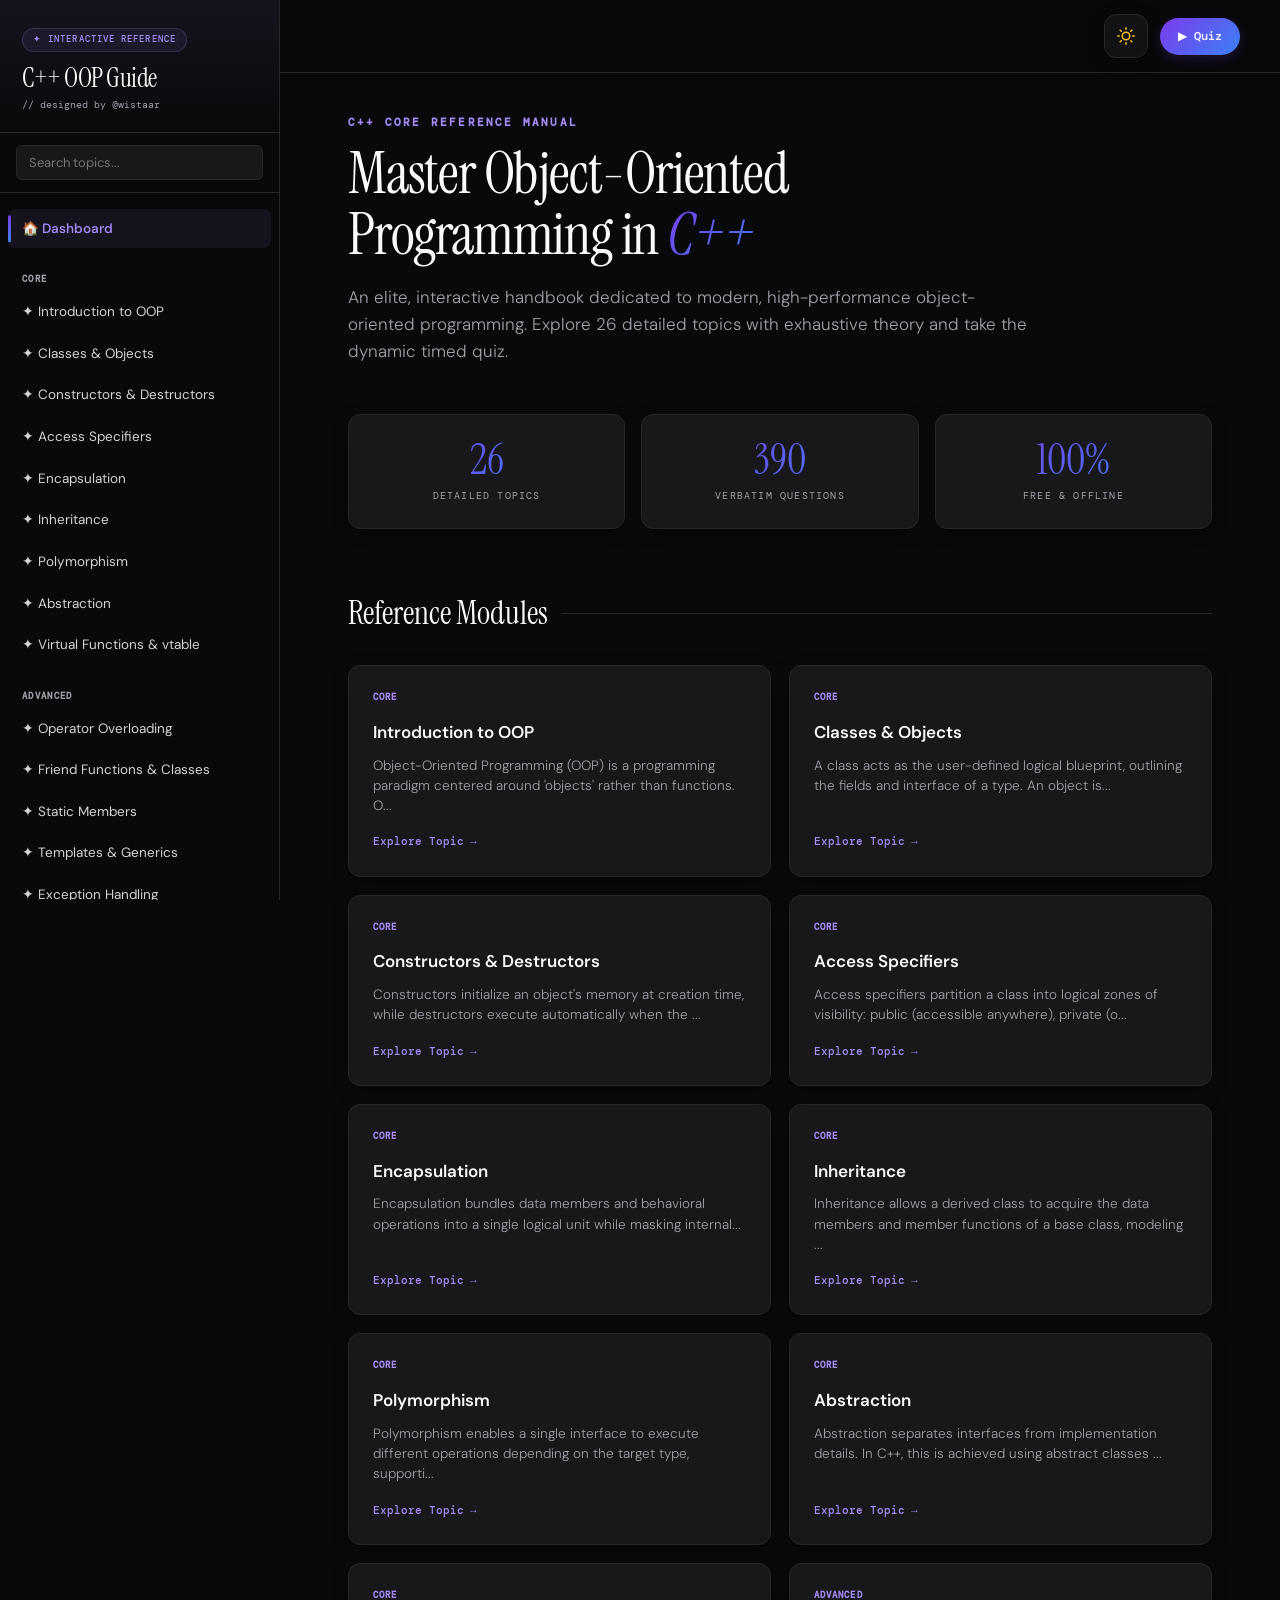
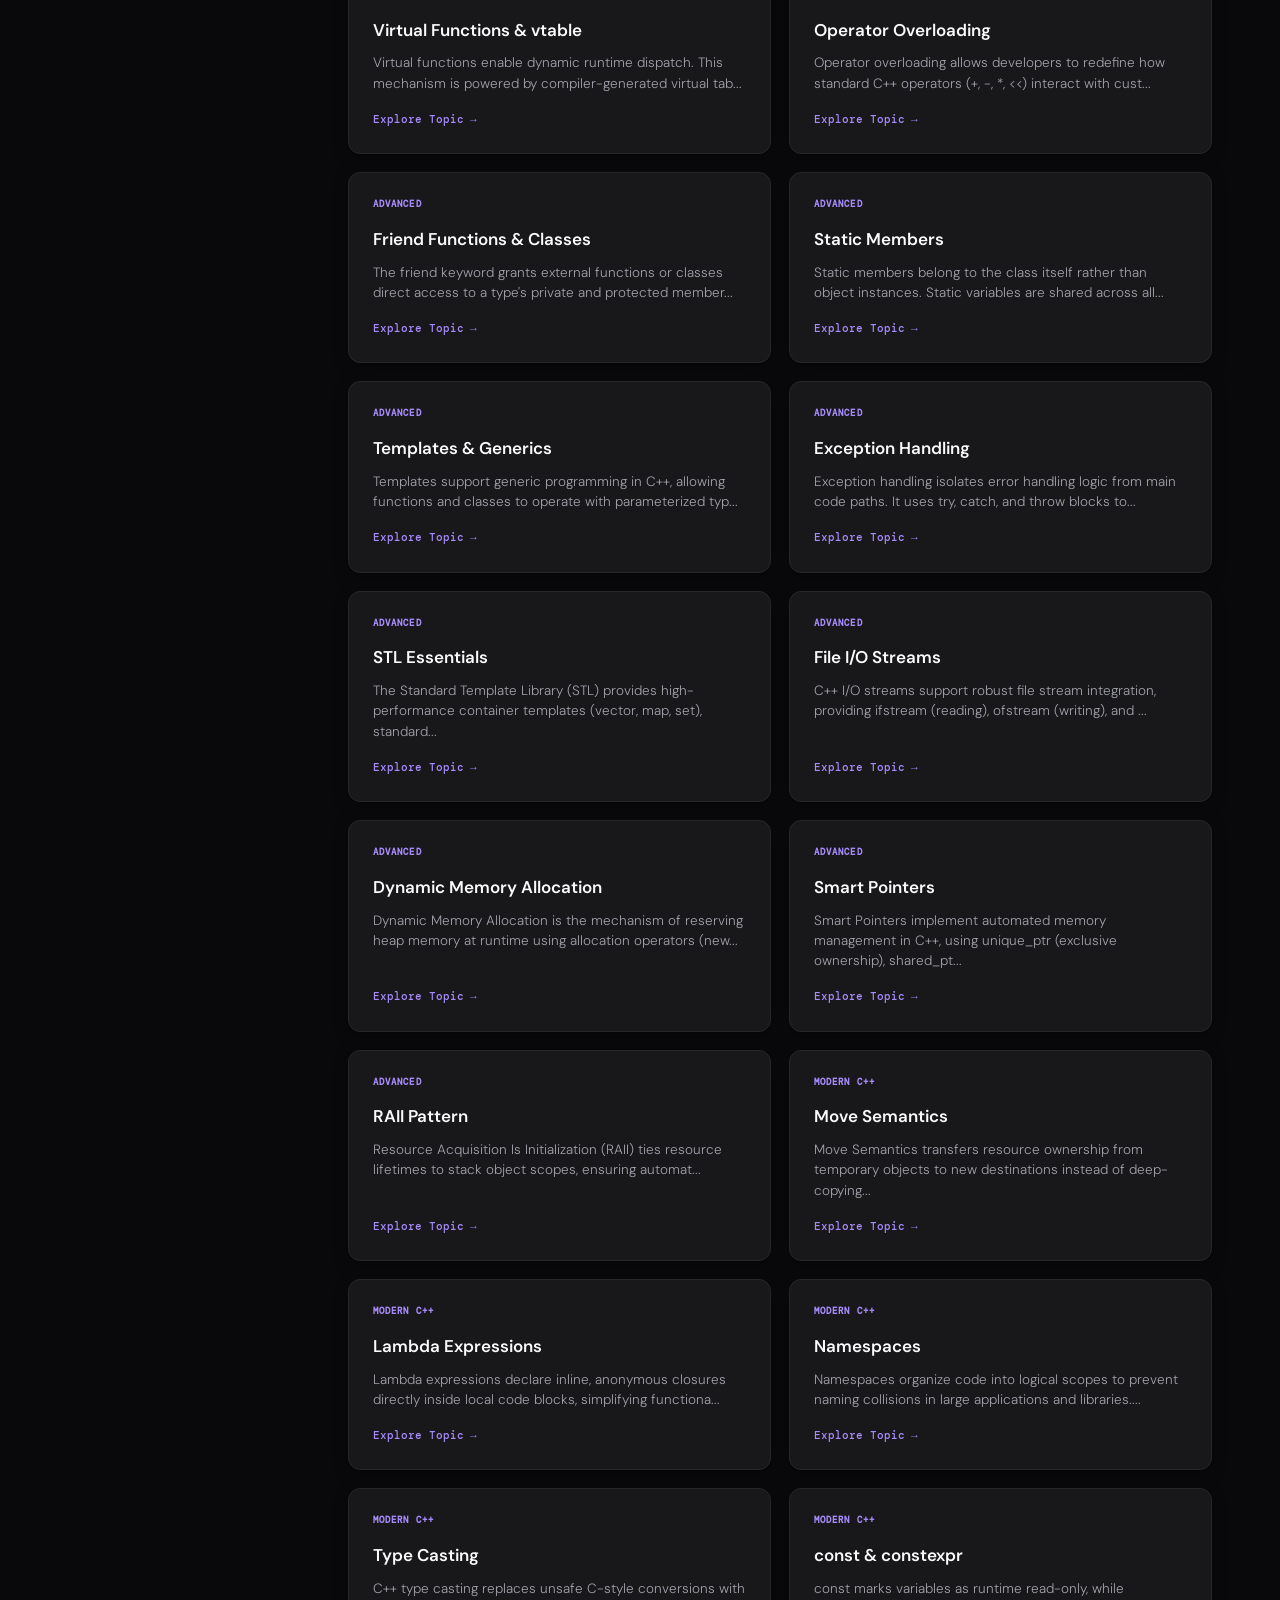
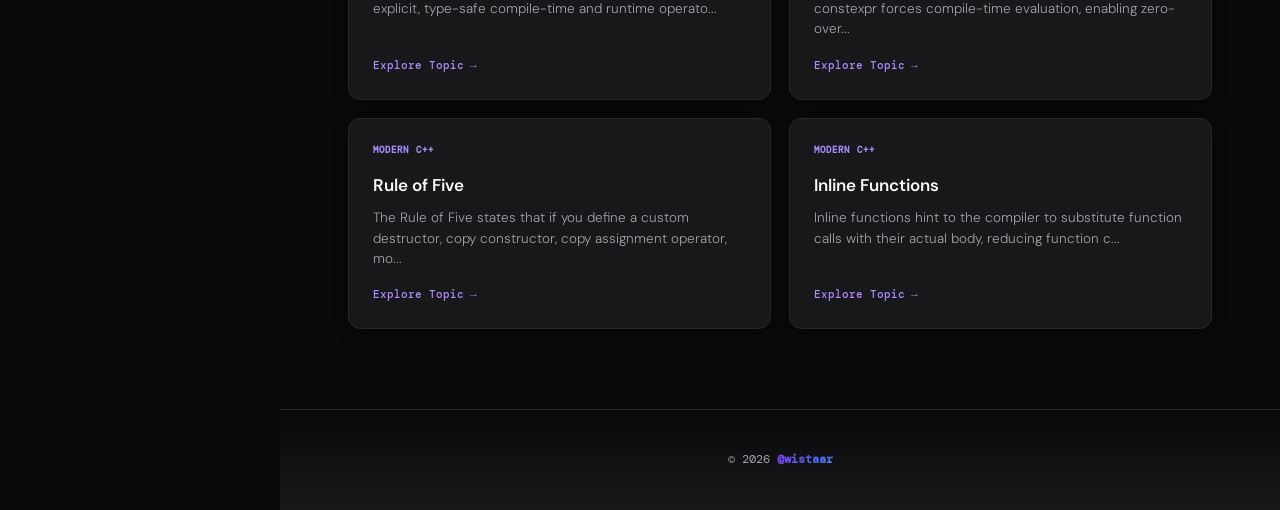
<file: index.html>
<!DOCTYPE html>
<html lang="en" data-theme="dark">
<head>
  <meta charset="UTF-8">
  <meta name="viewport" content="width=device-width, initial-scale=1.0">
  <title>C++ OOP Reference & Interactive Quiz | @wistaar</title>
  
  <link rel="preconnect" href="https://fonts.googleapis.com">
  <link rel="preconnect" href="https://fonts.gstatic.com" crossorigin>
  <link href="https://fonts.googleapis.com/css2?family=DM+Mono:ital,wght@0,300;0,400;0,500;1,400&family=Instrument+Serif:ital@0;1&family=DM+Sans:wght@300;400;500;600;700&display=swap" rel="stylesheet">
  
  <style>
    /* ── DESIGN SYSTEM & VARIABLE SYSTEM ── */
    :root {
      --bg: #fafaf9;
      --bg2: #f4f4f5;
      --ink: #09090b;
      --ink2: #27272a;
      --mu: #71717a;
      --ac: #7c3aed;
      --ac2: rgba(124, 58, 237, 0.06);
      --ac3: rgba(124, 58, 237, 0.15);
      --bd: #e4e4e7;
      --card: #ffffff;
      --cbg: #18181b;
      --cfg: #e4e4e7;
      
      --sh: 0 1px 2px rgba(0, 0, 0, 0.04), 0 4px 16px rgba(0, 0, 0, 0.05);
      --sh2: 0 8px 32px rgba(0, 0, 0, 0.08), 0 2px 8px rgba(0, 0, 0, 0.04);
      --grad: linear-gradient(135deg, #7c3aed, #3b82f6);
      --grad2: linear-gradient(135deg, #7c3aed, #ec4899);
      
      --mo: 'DM Mono', monospace;
      --se: 'Instrument Serif', serif;
      --sa: 'DM Sans', sans-serif;
      --r: 12px;
    }

    [data-theme="dark"] {
      --bg: #09090b;
      --bg2: #18181b;
      --ink: #fafafa;
      --ink2: #d4d4d8;
      --mu: #a1a1aa;
      --ac: #a78bfa;
      --ac2: rgba(167, 139, 250, 0.08);
      --ac3: rgba(167, 139, 250, 0.2);
      --bd: #27272a;
      --card: #18181b;
      --cbg: #09090b;
      --cfg: #e4e4e7;
      
      --sh: 0 1px 2px rgba(0, 0, 0, 0.3), 0 4px 16px rgba(0, 0, 0, 0.3);
      --sh2: 0 8px 32px rgba(0, 0, 0, 0.4);
    }

    /* ── BASE & TYPOGRAPHY ── */
    *, *::before, *::after {
      box-sizing: border-box;
      margin: 0;
      padding: 0;
    }
    
    html {
      scroll-behavior: smooth;
      height: 100%;
    }
    
    body {
      background: var(--bg);
      color: var(--ink);
      font-family: var(--sa);
      font-size: 15px;
      line-height: 1.75;
      transition: background 0.3s, color 0.3s;
      display: flex;
      min-height: 100vh;
      overflow-x: hidden;
    }

    /* ── LAYOUT SHELL ── */
    .shell {
      display: flex;
      width: 100%;
      min-height: 100vh;
    }

    /* ── SIDEBAR NAVIGATION ── */
    aside {
      width: 280px;
      min-width: 280px;
      border-right: 1px solid var(--bd);
      background: var(--bg);
      position: sticky;
      top: 0;
      height: 100vh;
      overflow-y: auto;
      display: flex;
      flex-direction: column;
      flex-shrink: 0;
      transition: background 0.3s, border-color 0.3s, transform 0.3s;
      z-index: 100;
    }

    aside::-webkit-scrollbar {
      width: 4px;
    }
    aside::-webkit-scrollbar-thumb {
      background: var(--bd);
      border-radius: 4px;
    }

    .logo {
      padding: 24px 22px 18px;
      border-bottom: 1px solid var(--bd);
      background: linear-gradient(180deg, var(--ac2), transparent);
    }

    .logo-badge {
      display: inline-flex;
      align-items: center;
      gap: 6px;
      font-family: var(--mo);
      font-size: 9px;
      letter-spacing: 0.12em;
      text-transform: uppercase;
      color: var(--ac);
      background: var(--ac2);
      border: 1px solid var(--ac3);
      padding: 3px 10px;
      border-radius: 20px;
      margin-bottom: 12px;
      font-weight: 500;
    }

    .logo strong {
      display: block;
      font-family: var(--se);
      font-size: 26px;
      color: var(--ink);
      letter-spacing: -0.5px;
      font-weight: 400;
      line-height: 1.1;
    }

    .logo span {
      font-family: var(--mo);
      font-size: 10px;
      color: var(--mu);
      margin-top: 4px;
      display: block;
    }

    /* Sidebar Search */
    .search-box {
      padding: 12px 16px;
      border-bottom: 1px solid var(--bd);
    }

    .search-box input {
      width: 100%;
      padding: 8px 12px;
      border-radius: 6px;
      border: 1px solid var(--bd);
      background: var(--bg2);
      color: var(--ink);
      font-family: var(--sa);
      font-size: 13px;
      outline: none;
      transition: all 0.2s;
    }

    .search-box input:focus {
      border-color: var(--ac);
      background: var(--card);
      box-shadow: 0 0 0 2px var(--ac3);
    }

    nav {
      flex: 1;
      padding: 16px 8px;
    }

    nav ul {
      list-style: none;
    }

    nav ul li .sh {
      font-size: 9px;
      text-transform: uppercase;
      letter-spacing: 0.15em;
      color: var(--mu);
      margin-top: 18px;
      padding: 6px 14px 4px;
      font-weight: 700;
      font-family: var(--mo);
      display: block;
    }

    nav ul li:first-child .sh {
      margin-top: 0;
    }

    nav ul li a {
      display: flex;
      align-items: center;
      gap: 10px;
      font-family: var(--sa);
      font-size: 13.5px;
      color: var(--ink2);
      text-decoration: none;
      padding: 8px 14px;
      border-radius: 8px;
      transition: all 0.18s;
      margin-bottom: 2px;
      position: relative;
      font-weight: 400;
    }

    nav ul li a::before {
      content: '';
      width: 3px;
      height: 0;
      background: var(--grad);
      border-radius: 2px;
      position: absolute;
      left: 0;
      top: 50%;
      transform: translateY(-50%);
      transition: height 0.18s;
    }

    nav ul li a:hover {
      color: var(--ac);
      background: var(--ac2);
    }

    nav ul li a:hover::before {
      height: 50%;
    }

    nav ul li a.active {
      color: var(--ac);
      background: var(--ac2);
      font-weight: 550;
    }

    nav ul li a.active::before {
      height: 70%;
    }

    /* ── MAIN WORKSPACE ── */
    main {
      flex: 1;
      display: flex;
      flex-direction: column;
      min-height: 100vh;
      position: relative;
    }

    /* ── TOPBAR ── */
    .topbar {
      position: sticky;
      top: 0;
      right: 0;
      left: 0;
      padding: 14px 40px;
      z-index: 90;
      display: flex;
      align-items: center;
      justify-content: space-between;
      border-bottom: 1px solid var(--bd);
      background: rgba(250, 250, 249, 0.85);
      backdrop-filter: blur(12px);
      transition: background 0.3s, border-color 0.3s;
    }

    [data-theme="dark"] .topbar {
      background: rgba(9, 9, 11, 0.85);
    }

    .m-toggle {
      display: none;
      font-size: 20px;
      background: transparent;
      border: none;
      color: var(--ink);
      cursor: pointer;
    }

    .topbar-actions {
      display: flex;
      align-items: center;
      gap: 12px;
      margin-left: auto;
    }

    .tbtn {
      width: 44px;
      height: 44px;
      border-radius: 12px;
      border: 1px solid var(--bd);
      cursor: pointer;
      display: flex;
      align-items: center;
      justify-content: center;
      transition: all 0.4s cubic-bezier(0.34, 1.56, 0.64, 1);
      box-shadow: var(--sh);
      position: relative;
      overflow: hidden;
    }

    .tbtn::before {
      content: '';
      position: absolute;
      inset: 0;
      background: linear-gradient(135deg, var(--ac3), transparent);
      opacity: 0;
      transition: opacity 0.3s ease;
    }

    .tbtn:hover {
      transform: translateY(-2px) scale(1.05);
      border-color: var(--ac);
    }

    .tbtn:hover::before {
      opacity: 1;
    }

    html[data-theme="light"] .tbtn {
      background: rgba(255, 255, 255, 0.7);
      backdrop-filter: blur(8px);
    }

    html[data-theme="light"] .tbtn:hover {
      box-shadow: 0 8px 20px rgba(251, 191, 36, 0.25), inset 0 0 0 1px rgba(251, 191, 36, 0.2);
      border-color: #fbbf24;
      background: #fffbeb;
    }

    html[data-theme="dark"] .tbtn {
      background: rgba(24, 24, 27, 0.7);
      backdrop-filter: blur(8px);
    }

    html[data-theme="dark"] .tbtn:hover {
      box-shadow: 0 8px 20px rgba(167, 139, 250, 0.25), inset 0 0 0 1px rgba(167, 139, 250, 0.2);
      border-color: var(--ac);
      background: #12101e;
    }

    .tbtn:active {
      transform: scale(0.95) translateY(0);
    }

    #customQCount:focus {
      border-color: var(--ac);
      box-shadow: 0 0 8px var(--ac3);
      background: var(--card);
    }

    .tbtn svg {
      position: absolute;
      transition: transform 0.5s cubic-bezier(0.34, 1.56, 0.64, 1), opacity 0.3s, filter 0.3s;
    }

    /* Light Theme (shows Moon icon with rotation and scale-down) */
    html[data-theme="light"] .tbtn .sun-icon {
      transform: translateY(24px) scale(0.5) rotate(90deg);
      opacity: 0;
      filter: blur(2px);
    }
    html[data-theme="light"] .tbtn .moon-icon {
      transform: translateY(0) scale(1) rotate(0deg);
      opacity: 1;
      filter: none;
    }

    /* Dark Theme (shows Sun icon with rotation and scale-down) */
    html[data-theme="dark"] .tbtn .sun-icon {
      transform: translateY(0) scale(1) rotate(0deg);
      opacity: 1;
      filter: none;
    }
    html[data-theme="dark"] .tbtn .moon-icon {
      transform: translateY(-24px) scale(0.5) rotate(-90deg);
      opacity: 0;
      filter: blur(2px);
    }

    /* ── MACBOOK TERMINAL QUIZ CARD ── */
    .qcard-terminal {
      background: #0f0f11 !important;
      border: 1px solid #2d2d31 !important;
      border-radius: 12px !important;
      box-shadow: 0 20px 40px rgba(0, 0, 0, 0.45) !important;
      padding: 0 !important;
      overflow: hidden;
      display: flex;
      flex-direction: column;
      color: #e4e4e7 !important;
      margin-top: 20px;
    }

    .terminal-hdr {
      background: #18181b;
      border-bottom: 1px solid #27272a;
      padding: 12px 20px;
      display: flex;
      align-items: center;
      position: relative;
    }

    .terminal-dots {
      display: flex;
      gap: 7px;
      align-items: center;
    }

    .terminal-dot {
      width: 11px;
      height: 11px;
      border-radius: 50%;
    }
    .terminal-dot.red { background: #ff5f56; }
    .terminal-dot.yellow { background: #ffbd2e; }
    .terminal-dot.green { background: #27c93f; }

    .terminal-title {
      font-family: var(--mo);
      font-size: 11px;
      color: #8e8e93;
      position: absolute;
      left: 50%;
      transform: translateX(-50%);
      font-weight: 500;
      white-space: nowrap;
      user-select: none;
    }

    .terminal-body {
      padding: 32px;
      font-family: var(--mo);
    }

    .terminal-prompt {
      font-family: var(--mo);
      font-size: 13px;
      margin-bottom: 18px;
      user-select: none;
      display: flex;
      align-items: center;
      gap: 6px;
    }

    .terminal-prompt .user {
      color: #34d399;
      font-weight: 600;
    }

    .terminal-prompt .loc {
      color: #e4e4e7;
    }

    .terminal-prompt .cmd {
      color: #a78bfa;
    }

    .qttl-terminal {
      font-size: 16.5px;
      font-weight: 500;
      margin-bottom: 20px;
      line-height: 1.6;
      color: #fafafa !important;
      font-family: var(--sa) !important;
    }

    .term-opt {
      display: flex;
      align-items: center;
      gap: 14px;
      padding: 14px 20px;
      border: 1px solid #27272a;
      border-radius: 8px;
      cursor: pointer;
      transition: all 0.22s cubic-bezier(0.4, 0, 0.2, 1);
      font-size: 14px;
      font-family: var(--mo);
      background: #18181b;
      color: #d4d4d8;
      user-select: none;
      position: relative;
    }

    .term-opt::before {
      content: '>';
      font-family: var(--mo);
      color: var(--ac);
      position: absolute;
      left: 14px;
      opacity: 0;
      transform: translateX(-5px);
      transition: all 0.22s;
    }

    .term-opt:hover {
      border-color: var(--ac);
      background: #1d1b26;
      color: #ffffff;
      padding-left: 28px;
    }

    .term-opt:hover::before {
      opacity: 1;
      transform: translateX(0);
    }

    .term-opt-lbl {
      width: 24px;
      height: 24px;
      border-radius: 4px;
      border: 1px solid #27272a;
      display: flex;
      align-items: center;
      justify-content: center;
      font-size: 11px;
      flex-shrink: 0;
      font-weight: 600;
      background: #27272a;
      color: #a1a1aa;
      transition: all 0.22s;
    }

    .term-opt:hover .term-opt-lbl {
      border-color: var(--ac);
      background: var(--ac);
      color: #fff;
    }

    /* Terminal Success/Error states */
    .term-opt.correct {
      border-color: #10b981 !important;
      background: rgba(16, 185, 129, 0.08) !important;
      color: #34d399 !important;
    }

    .term-opt.correct::before {
      content: '✔';
      color: #10b981;
      opacity: 1;
      transform: translateX(0);
    }

    .term-opt.correct .term-opt-lbl {
      background: #10b981 !important;
      border-color: #10b981 !important;
      color: #fff !important;
    }

    .term-opt.incorrect {
      border-color: #ef4444 !important;
      background: rgba(239, 68, 68, 0.08) !important;
      color: #f87171 !important;
    }

    .term-opt.incorrect::before {
      content: '✘';
      color: #ef4444;
      opacity: 1;
      transform: translateX(0);
    }

    .term-opt.incorrect .term-opt-lbl {
      background: #ef4444 !important;
      border-color: #ef4444 !important;
      color: #fff !important;
    }

    /* Terminal code box */
    .qcode-terminal {
      background: #09090b !important;
      color: #e4e4e7 !important;
      font-family: var(--mo);
      font-size: 13px;
      line-height: 1.8;
      padding: 20px 24px;
      border-radius: 8px;
      overflow-x: auto;
      margin: 16px 0 24px;
      white-space: pre;
      border: 1px solid #27272a;
    }

    .th-btn {
      font-family: var(--mo);
      font-size: 12px;
      padding: 8px 18px;
      border-radius: 30px;
      background: var(--grad);
      color: #fff;
      border: none;
      text-decoration: none;
      font-weight: 500;
      box-shadow: 0 4px 12px rgba(124, 58, 237, 0.2);
      transition: all 0.2s;
    }

    .th-btn:hover {
      transform: translateY(-1px);
      box-shadow: 0 6px 18px rgba(124, 58, 237, 0.3);
    }

    /* Chip & Input styling */
    .chip {
      font-family: var(--mo);
      font-size: 11.5px;
      padding: 8px 18px;
      border: 1.5px solid var(--bd);
      border-radius: 30px;
      cursor: pointer;
      transition: all 0.2s;
      background: var(--bg2);
      color: var(--ink2);
      user-select: none;
      display: inline-flex;
      align-items: center;
      justify-content: center;
    }
    
    .chip:hover {
      border-color: var(--ac);
      color: var(--ac);
    }
    
    .chip.sel {
      background: var(--grad);
      color: #fff !important;
      border-color: transparent;
      box-shadow: 0 4px 12px rgba(124, 58, 237, 0.25);
    }

    /* ── PAGE VIEWPORT CONTAINER ── */
    #app {
      flex: 1;
      padding: 40px 48px 80px;
      max-width: 960px;
      width: 100%;
      margin: 0 auto;
    }

    .page-fade {
      animation: fadeInSlideUp 0.3s cubic-bezier(0.4, 0, 0.2, 1) forwards;
    }

    @keyframes fadeInSlideUp {
      from {
        opacity: 0;
        transform: translateY(12px);
      }
      to {
        opacity: 1;
        transform: translateY(0);
      }
    }

    /* ── HOME / LANDING PAGE ── */
    .hero {
      margin-bottom: 48px;
      position: relative;
    }

    .hero-pre {
      font-family: var(--mo);
      font-size: 11px;
      color: var(--ac);
      letter-spacing: 0.2em;
      text-transform: uppercase;
      margin-bottom: 12px;
      display: block;
      font-weight: 600;
    }

    .hero h1 {
      font-family: var(--se);
      font-size: 58px;
      font-weight: 400;
      line-height: 1.05;
      letter-spacing: -1.2px;
      margin-bottom: 18px;
      color: var(--ink);
    }

    .hero h1 em {
      font-style: italic;
      background: var(--grad);
      -webkit-background-clip: text;
      -webkit-text-fill-color: transparent;
      background-clip: text;
    }

    .hero p {
      font-size: 17px;
      color: var(--mu);
      font-weight: 300;
      max-width: 680px;
      line-height: 1.6;
    }

    .stats-grid {
      display: grid;
      grid-template-columns: repeat(auto-fit, minmax(200px, 1fr));
      gap: 16px;
      margin-bottom: 56px;
    }

    .stat-card {
      border: 1px solid var(--bd);
      background: var(--card);
      padding: 24px;
      border-radius: var(--r);
      box-shadow: var(--sh);
      text-align: center;
      transition: all 0.25s;
    }

    .stat-card:hover {
      box-shadow: var(--sh2);
      transform: translateY(-2px);
      border-color: var(--ac);
    }

    .stat-val {
      font-family: var(--se);
      font-size: 42px;
      font-weight: 400;
      line-height: 1;
      background: var(--grad);
      -webkit-background-clip: text;
      -webkit-text-fill-color: transparent;
      background-clip: text;
      margin-bottom: 6px;
    }

    .stat-label {
      font-family: var(--mo);
      font-size: 10px;
      text-transform: uppercase;
      letter-spacing: 0.12em;
      color: var(--mu);
    }

    .section-title {
      font-family: var(--se);
      font-size: 32px;
      font-weight: 400;
      margin-bottom: 24px;
      display: flex;
      align-items: center;
      gap: 14px;
    }

    .section-title::after {
      content: '';
      flex: 1;
      height: 1px;
      background: var(--bd);
    }

    .landing-grid {
      display: grid;
      grid-template-columns: repeat(auto-fill, minmax(280px, 1fr));
      gap: 18px;
    }

    .landing-card {
      border: 1px solid var(--bd);
      background: var(--card);
      border-radius: var(--r);
      padding: 24px;
      box-shadow: var(--sh);
      transition: all 0.22s;
      cursor: pointer;
      text-decoration: none;
      color: inherit;
      display: flex;
      flex-direction: column;
      position: relative;
      overflow: hidden;
    }

    .landing-card::before {
      content: '';
      position: absolute;
      top: 0;
      left: 0;
      right: 0;
      height: 3px;
      background: var(--grad);
      opacity: 0;
      transition: opacity 0.22s;
    }

    .landing-card:hover {
      box-shadow: var(--sh2);
      transform: translateY(-3px);
      border-color: var(--ac);
    }

    .landing-card:hover::before {
      opacity: 1;
    }

    .card-cat {
      font-family: var(--mo);
      font-size: 9px;
      text-transform: uppercase;
      letter-spacing: 0.12em;
      color: var(--ac);
      margin-bottom: 12px;
      display: block;
      font-weight: 600;
    }

    .landing-card h3 {
      font-family: var(--sa);
      font-size: 17px;
      font-weight: 600;
      margin-bottom: 8px;
      color: var(--ink);
    }

    .landing-card p {
      font-size: 13.5px;
      color: var(--mu);
      line-height: 1.5;
      font-weight: 300;
      flex: 1;
    }

    .card-footer {
      margin-top: 16px;
      display: flex;
      align-items: center;
      gap: 6px;
      font-family: var(--mo);
      font-size: 11px;
      color: var(--ac);
      font-weight: 500;
    }

    .card-footer span {
      transition: transform 0.2s;
    }

    .landing-card:hover .card-footer span {
      transform: translateX(4px);
    }

    /* ── TOPIC DETAIL PAGE ── */
    .breadcrumbs {
      display: flex;
      align-items: center;
      gap: 8px;
      font-family: var(--mo);
      font-size: 10px;
      text-transform: uppercase;
      letter-spacing: 0.08em;
      color: var(--mu);
      margin-bottom: 24px;
    }

    .breadcrumbs a {
      color: var(--mu);
      text-decoration: none;
      transition: color 0.15s;
    }

    .breadcrumbs a:hover {
      color: var(--ac);
    }

    .topic-hdr {
      margin-bottom: 32px;
    }

    .topic-meta {
      display: flex;
      align-items: center;
      gap: 12px;
      margin-bottom: 14px;
    }

    .cat-badge {
      font-family: var(--mo);
      font-size: 9.5px;
      letter-spacing: 0.08em;
      text-transform: uppercase;
      color: var(--ac);
      background: var(--ac2);
      border: 1px solid var(--ac3);
      padding: 3px 10px;
      border-radius: 20px;
      font-weight: 600;
    }

    .read-time {
      font-family: var(--mo);
      font-size: 10.5px;
      color: var(--mu);
    }

    .topic-title {
      font-family: var(--se);
      font-size: 48px;
      font-weight: 400;
      line-height: 1.1;
      color: var(--ink);
    }

    .def-card {
      border-left: 4px solid transparent;
      border-image: var(--grad) 1;
      background: var(--ac2);
      padding: 20px 24px;
      border-radius: 0 var(--r) var(--r) 0;
      margin-bottom: 36px;
      box-shadow: var(--sh);
    }

    .def-card strong {
      display: block;
      font-family: var(--mo);
      font-size: 10.5px;
      color: var(--ac);
      text-transform: uppercase;
      letter-spacing: 0.12em;
      margin-bottom: 6px;
      font-weight: 700;
    }

    .def-card p {
      font-size: 15.5px;
      line-height: 1.6;
      color: var(--ink);
      font-weight: 400;
    }

    .content-sec {
      margin-bottom: 40px;
    }

    .sec-sub {
      font-family: var(--sa);
      font-size: 11.5px;
      font-weight: 700;
      letter-spacing: 0.12em;
      text-transform: uppercase;
      color: var(--ac);
      margin-bottom: 12px;
      display: block;
    }

    .content-sec p {
      color: var(--ink2);
      font-weight: 300;
      font-size: 14.5px;
      line-height: 1.7;
      margin-bottom: 16px;
    }

    /* Key Concepts Grid */
    .concepts-grid {
      display: grid;
      grid-template-columns: repeat(auto-fit, minmax(220px, 1fr));
      gap: 16px;
      margin: 20px 0;
    }

    .concept-card {
      border: 1px solid var(--bd);
      background: var(--card);
      padding: 18px 20px;
      border-radius: 8px;
      box-shadow: var(--sh);
    }

    .concept-card h4 {
      font-family: var(--sa);
      font-size: 14.5px;
      font-weight: 600;
      color: var(--ink);
      margin-bottom: 6px;
    }

    .concept-card p {
      font-size: 12.5px;
      color: var(--mu);
      line-height: 1.5;
      margin-bottom: 0;
    }

    /* macOS Code Window styling */
    .code-window {
      margin: 20px 0;
      border-radius: var(--r);
      overflow: hidden;
      border: 1px solid #27272a;
      box-shadow: var(--sh2);
    }

    .code-hdr {
      display: flex;
      align-items: center;
      background: #27272a;
      padding: 10px 18px;
      justify-content: space-between;
    }

    .code-dots {
      display: flex;
      gap: 6px;
    }

    .code-dot {
      width: 10px;
      height: 10px;
      border-radius: 50%;
    }
    .code-dot.red { background: #ef4444; }
    .code-dot.yellow { background: #f59e0b; }
    .code-dot.green { background: #10b981; }

    .code-lang {
      font-family: var(--mo);
      font-size: 10px;
      text-transform: uppercase;
      letter-spacing: 0.1em;
      color: #71717a;
    }

    .code-copy {
      background: transparent;
      border: none;
      color: #a1a1aa;
      cursor: pointer;
      font-family: var(--mo);
      font-size: 10px;
      display: flex;
      align-items: center;
      gap: 4px;
      transition: color 0.15s;
    }

    .code-copy:hover {
      color: #fff;
    }

    .code-window pre {
      background: var(--cbg);
      color: var(--cfg);
      font-family: var(--mo);
      font-size: 13px;
      line-height: 1.8;
      padding: 20px 24px;
      overflow-x: auto;
      margin: 0;
    }

    .code-window code {
      background: transparent !important;
      border: none !important;
      padding: 0 !important;
      color: inherit !important;
    }

    /* Syntax Tokens */
    .kw { color: #c084fc; font-weight: 500; }
    .ty { color: #67e8f9; }
    .fn { color: #86efac; }
    .cm { color: #52525b; font-style: italic; }
    .st { color: #fbbf24; }
    .nu { color: #fb923c; }

    /* Pitfall card */
    .pitfall-card {
      border: 1px solid #fecdd3;
      background: rgba(254, 242, 242, 0.6);
      padding: 20px 24px;
      border-radius: var(--r);
      margin-top: 24px;
      position: relative;
    }

    [data-theme="dark"] .pitfall-card {
      border-color: #500724;
      background: rgba(80, 7, 36, 0.15);
    }

    .pitfall-card strong {
      display: flex;
      align-items: center;
      gap: 8px;
      font-family: var(--mo);
      font-size: 10px;
      color: #e11d48;
      letter-spacing: 0.12em;
      text-transform: uppercase;
      margin-bottom: 8px;
    }

    .pitfall-card p {
      font-size: 13.5px;
      color: var(--ink2);
      line-height: 1.6;
      margin-bottom: 0;
    }

    /* Dynamic inline code */
    code {
      font-family: var(--mo);
      font-size: 12.5px;
      background: var(--ac2);
      padding: 2px 6px;
      border-radius: 4px;
      color: var(--ac);
      border: 1px solid var(--ac3);
    }

    /* Topic Flow Navigation */
    .topic-flow {
      display: flex;
      justify-content: space-between;
      margin-top: 56px;
      padding-top: 32px;
      border-top: 1px solid var(--bd);
    }

    .flow-btn {
      display: inline-flex;
      flex-direction: column;
      text-decoration: none;
      max-width: 45%;
    }

    .flow-btn.prev {
      align-items: flex-start;
    }

    .flow-btn.next {
      align-items: flex-end;
      text-align: right;
      margin-left: auto;
    }

    .flow-lbl {
      font-family: var(--mo);
      font-size: 9.5px;
      text-transform: uppercase;
      letter-spacing: 0.12em;
      color: var(--mu);
      margin-bottom: 4px;
    }

    .flow-title {
      font-size: 16px;
      font-weight: 600;
      color: var(--ac);
      transition: color 0.15s;
    }

    .flow-btn:hover .flow-title {
      color: var(--ink);
    }

    /* ── DYNAMIC TABLE ── */
    table {
      width: 100%;
      border-collapse: collapse;
      margin: 20px 0;
      font-size: 13.5px;
      border-radius: 8px;
      overflow: hidden;
      border: 1px solid var(--bd);
    }

    th {
      font-family: var(--mo);
      font-size: 9.5px;
      text-transform: uppercase;
      letter-spacing: 0.1em;
      color: var(--mu);
      text-align: left;
      padding: 12px 16px;
      background: var(--bg2);
      border-bottom: 1px solid var(--bd);
    }

    td {
      padding: 12px 16px;
      border-bottom: 1px solid var(--bd);
      font-weight: 300;
      vertical-align: top;
      color: var(--ink2);
    }

    tr:hover td {
      background: var(--ac2);
    }

    tr:last-child td {
      border-bottom: none;
    }

    /* ── FOOTER ── */
    footer {
      text-align: center;
      padding: 40px;
      font-family: var(--mo);
      font-size: 11.5px;
      color: var(--mu);
      border-top: 1px solid var(--bd);
      margin-top: auto;
      background: linear-gradient(0deg, var(--bg2), transparent);
    }

    footer span {
      background: var(--grad);
      -webkit-background-clip: text;
      -webkit-text-fill-color: transparent;
      background-clip: text;
      font-weight: 600;
    }

    /* ── RESPONSIVE ADAPTATIONS ── */
    @media (max-width: 900px) {
      aside {
        position: fixed;
        left: 0;
        top: 0;
        bottom: 0;
        transform: translateX(-100%);
        box-shadow: 4px 0 24px rgba(0,0,0,0.15);
      }

      aside.open {
        transform: translateX(0);
      }

      .m-toggle {
        display: block;
      }

      #app {
        padding: 30px 20px 60px;
      }

      .hero h1 {
        font-size: 40px;
      }
    }
  </style>
</head>
<body>

  <div class="shell">
    
    <!-- ── LEFT NAVIGATION SIDEBAR ── -->
    <aside id="appSidebar">
      <div class="logo">
        <div class="logo-badge">✦ Interactive Reference</div>
        <strong>C++ OOP Guide</strong>
        <span>// designed by @wistaar</span>
      </div>
      
      <div class="search-box">
        <input type="text" id="sidebarSearch" placeholder="Search topics..." onkeyup="filterSidebar()">
      </div>
      
      <nav>
        <ul id="sidebarNav">
          <!-- Populated dynamically via JS -->
        </ul>
      </nav>
    </aside>
    
    <!-- ── MAIN CONTENT WORKSPACE ── -->
    <main>
      
      <!-- Top header bar containing dark mode / actions -->
      <div class="topbar">
        <button class="m-toggle" onclick="toggleSidebar()" aria-label="Toggle Navigation">☰</button>
        <div class="topbar-actions">
          <button class="tbtn" id="thbtn" onclick="toggleTheme()" title="Toggle dark mode">
            <!-- Sun SVG -->
            <svg class="sun-icon" xmlns="http://www.w3.org/2000/svg" width="18" height="18" viewBox="0 0 24 24" fill="none" stroke="currentColor" stroke-width="2" stroke-linecap="round" stroke-linejoin="round" style="color: #fbbf24;"><circle cx="12" cy="12" r="5"></circle><line x1="12" y1="1" x2="12" y2="3"></line><line x1="12" y1="21" x2="12" y2="23"></line><line x1="4.22" y1="4.22" x2="5.64" y2="5.64"></line><line x1="18.36" y1="18.36" x2="19.78" y2="19.78"></line><line x1="1" y1="12" x2="3" y2="12"></line><line x1="21" y1="12" x2="23" y2="12"></line><line x1="4.22" y1="19.78" x2="5.64" y2="18.36"></line><line x1="18.36" y1="5.64" x2="19.78" y2="4.22"></line></svg>
            <!-- Moon SVG -->
            <svg class="moon-icon" xmlns="http://www.w3.org/2000/svg" width="18" height="18" viewBox="0 0 24 24" fill="none" stroke="currentColor" stroke-width="2" stroke-linecap="round" stroke-linejoin="round" style="color: #6366f1;"><path d="M21 12.79A9 9 0 1 1 11.21 3 7 7 0 0 0 21 12.79z"></path></svg>
          </button>
          <a href="#quiz" class="th-btn">▶ Quiz</a>
        </div>
      </div>
      
      <!-- The SPA dynamic rendering element -->
      <div id="app">
        <!-- Content gets loaded here dynamically via JavaScript router -->
      </div>
      
      <!-- ── COPYRIGHT FOOTER ── -->
      <footer>
        &copy; 2026 <span>@wistaar</span>
      </footer>
      
    </main>
    
  </div>

  <script>
    /* ── THEME INITIALIZATION & SHADOW STACKS ── */
    function toggleTheme() {
      const h = document.documentElement;
      if (h.dataset.theme === 'dark') {
        h.dataset.theme = 'light';
        localStorage.setItem('theme', 'light');
      } else {
        h.dataset.theme = 'dark';
        localStorage.setItem('theme', 'dark');
      }
    }

    (function() {
      const savedTheme = localStorage.getItem('theme') || 'dark';
      document.documentElement.dataset.theme = savedTheme;
    })();

    /* Mobile Sidebar Trigger */
    function toggleSidebar() {
      const side = document.getElementById('appSidebar');
      side.classList.toggle('open');
    }

    // Hide sidebar on nav selection
    document.addEventListener('click', (e) => {
      const side = document.getElementById('appSidebar');
      if (side.classList.contains('open') && !side.contains(e.target) && !e.target.classList.contains('m-toggle')) {
        side.classList.remove('open');
      }
    });

    /* Search & Filter function in sidebar */
    function filterSidebar() {
      const val = document.getElementById('sidebarSearch').value.toLowerCase();
      const items = document.querySelectorAll('#sidebarNav li');
      
      items.forEach(li => {
        const a = li.querySelector('a');
        if (!a) return; // skip category headers
        
        const title = a.textContent.toLowerCase();
        if (title.includes(val)) {
          li.style.display = 'block';
        } else {
          li.style.display = 'none';
        }
      });
    }

    /* ── 26 TOPICS COMPREHENSIVE TEXT & SOURCE CONTENT ── */
    const TOPICS_DATA = {
      intro: {
        title: "Introduction to OOP",
        category: "Core",
        definition: "Object-Oriented Programming (OOP) is a programming paradigm centered around 'objects' rather than functions. Objects encapsulate both raw properties (fields) and specialized behaviors (methods), offering developers clean encapsulation and structured architectural control.",
        theory: "<p>Historically, software was built using procedural programming, separating functions from structures. While optimal for basic math and small scripts, this paradigm degrades rapidly at scale. The lack of logical ownership on data makes code vulnerable to cross-boundary modifications, structural bugs, and global side-effects.</p><p>OOP eliminates these issues by co-locating state and behavior into self-contained <strong>objects</strong>. C++ is engineered as a highly efficient, multi-paradigm language. Rather than forcing you strictly into high-level wrappers, C++ layers class hierarchies directly over hardware primitives. This provides raw, deterministic compiler execution speed alongside powerful architecture patterns: encapsulation, inheritance, polymorphism, and abstraction.</p>",
        keyConcepts: [
          { name: "Object vs Class", desc: "A class represents the static compilation template. An object is a live instance allocated in stack/heap memory." },
          { name: "The Four Pillars", desc: "Encapsulation (shielding details), Abstraction (hiding complexity), Inheritance (reusing models), Polymorphism (adapting interfaces)." },
          { name: "Zero-Cost Abstractions", desc: "C++ objects reside directly in memory with zero overhead unless dynamic runtime dispatch (virtual tables) is invoked." }
        ],
        syntax: "class ClassName {\nprivate:\n  // Hidden internal data members\npublic:\n  // Exposed operations interface\n};",
        code: `<span class="kw">#include</span> <span class="st">&lt;iostream&gt;</span>\n\n<span class="kw">class</span> <span class="ty">Printer</span> {\n<span class="kw">public</span>:\n    <span class="fn">void</span> display(<span class="kw">const</span> std::string&amp; text) {\n        std::cout &lt;&lt; <span class="st">"OOP active: "</span> &lt;&lt; text &lt;&lt; std::endl;\n    }\n};\n\n<span class="ty">int</span> <span class="fn">main</span>() {\n    <span class="ty">Printer</span> myObj; <span class="cm">// Stack allocated object</span>\n    myObj.display(<span class="st">"Hi from C++!"</span>);\n    <span class="kw">return</span> <span class="nu">0</span>;\n}`,
        pitfalls: "Instantiating objects heavily on the heap (using new) for trivial operations. Modern C++ heavily favors stack allocation for automated lifetime management and CPU cache friendliness.",
        tldr: "OOP couples data with operations. C++ yields peak speed by avoiding virtual layers unless explicitly configured."
      },
      classes: {
        title: "Classes & Objects",
        category: "Core",
        definition: "A class acts as the user-defined logical blueprint, outlining the fields and interface of a type. An object is the actual stateful instance of that blueprint created during program runtime.",
        theory: "<p>In C++, a class defines a clean encapsulation scope. It groups state variables (members) and standard algorithms (methods). Instantiating a class reserves physical bytes on either the stack (automatic storage) or the heap (dynamic storage).</p><p>By default, C++ classes maintain a strict private accessibility standard. Additionally, C++ maintains full backward compatibility with standard C. The <code>struct</code> keyword is identical to the <code>class</code> keyword, with the sole exception that <code>struct</code> defaults to public variables and inheritance.</p>",
        keyConcepts: [
          { name: "this Pointer", desc: "An implicit const pointer passed to non-static member functions pointing to the exact calling object instance." },
          { name: "Empty Class Sizing", desc: "Empty classes carry a 1-byte overhead size to guarantee that distinct object instances hold unique memory addresses." },
          { name: "Memory Alignment", desc: "Object sizes are padded to match the word sizes of target CPU registries for hardware speed optimizations." }
        ],
        syntax: "class ObjectBluePrint {\n  int privateVar; // private by default\npublic:\n  void publicMethod();\n};",
        code: `<span class="kw">class</span> <span class="ty">Point2D</span> {\n<span class="kw">private</span>:\n    <span class="ty">int</span> x = <span class="nu">0</span>;\n    <span class="ty">int</span> y = <span class="nu">0</span>;\n<span class="kw">public</span>:\n    <span class="fn">void</span> setCoordinates(<span class="ty">int</span> px, <span class="ty">int</span> py) {\n        x = px; \n        y = py;\n    }\n};\n\n<span class="ty">int</span> <span class="fn">main</span>() {\n    <span class="ty">Point2D</span> p1; <span class="cm">// Stack allocation</span>\n    p1.setCoordinates(<span class="nu">10</span>, <span class="nu">25</span>);\n}`,
        pitfalls: "Accessing members of uninitialized objects or mixing class and struct declarations confusingly across massive files.",
        tldr: "Classes define logical layouts; objects occupy runtime memory. structs are public by default; classes are private."
      },
      ctor: {
        title: "Constructors & Destructors",
        category: "Core",
        definition: "Constructors initialize an object's memory at creation time, while destructors execute automatically when the object's life cycle closes to release resources cleanly.",
        theory: "<p>Constructors configure class members at instantiation. C++ provides diverse constructors: default, parameterized, copy, move, and delegating constructors. Modern C++ heavily favors the Member Initializer List syntax over assignments inside the constructor body, as it initializes members directly rather than constructing first and assigning second.</p><p>Destructors are single, parameterless cleanup triggers prefixed with a tilde (<code>~</code>). When an object goes out of scope, its destructor runs, guaranteeing automated resource deallocation (such as closing file pipes, releasing heap arrays, or returning system mutices).</p>",
        keyConcepts: [
          { name: "Initializer List Efficiency", desc: "Member initialization lists compile directly to in-place setup, skipping redundant default construction stages." },
          { name: "Construction Sequence", desc: "Bases construct first, followed by members in order of their declaration, and finally the derived constructor runs." },
          { name: "Destruction Sequence", desc: "Destructors execute in strict reverse declaration sequence (LIFO) to ensure safe reference lifetimes." }
        ],
        syntax: "class Demo {\npublic:\n  Demo() : member(0) {} // Initializer list ctor\n  ~Demo() {}            // Destructor\n};",
        code: `<span class="kw">#include</span> <span class="st">&lt;iostream&gt;</span>\n\n<span class="kw">class</span> <span class="ty">DynamicArray</span> {\n<span class="kw">private</span>:\n    <span class="ty">int</span>* ptr;\n<span class="kw">public</span>:\n    <span class="cm">// Constructor</span>\n    <span class="ty">DynamicArray</span>(<span class="ty">int</span> size) : ptr(<span class="kw">new</span> <span class="ty">int</span>[size]) {\n        std::cout &lt;&lt; <span class="st">"Allocated"</span> &lt;&lt; std::endl;\n    }\n    <span class="cm">// Destructor</span>\n    ~<span class="ty">DynamicArray</span>() {\n        <span class="kw">delete</span>[] ptr;\n        std::cout &lt;&lt; <span class="st">"Deallocated"</span> &lt;&lt; std::endl;\n    }\n};`,
        pitfalls: "Forgetting to initialize raw pointer members, leading to unpredictable crashes when destructors attempt to free raw wild addresses.",
        tldr: "Constructors build objects; destructors clean them up. Prefer member initializers for better performance."
      },
      access: {
        title: "Access Specifiers",
        category: "Core",
        definition: "Access specifiers partition a class into logical zones of visibility: public (accessible anywhere), private (only within the class), and protected (restricted to the class and its children).",
        theory: "<p>Access modifiers form the core of structural scoping in C++. <code>public</code> exposes members to consumer interactions. <code>private</code> locks access strictly inside the class scope, protecting class invariants from external tampering. <code>protected</code> acts as an intermediary scope, allowing child classes in inheritance hierarchies to access the members while remaining closed to external callers.</p><p>These boundaries are compile-time validation gates. At compile time, the compiler raises immediate errors if a private variable is touched externally, but these checks carry zero runtime overhead.</p>",
        keyConcepts: [
          { name: "public", desc: "Exposes interface operations. Good for standard methods and API constructs." },
          { name: "private", desc: "Locks state. Forces access through methods, safeguarding object structure." },
          { name: "protected", desc: "Permits child visibility. Good for shared base values in tight hierarchies." }
        ],
        syntax: "class SecurityGate {\nprivate:\n  int accessKey;\nprotected:\n  int securityLevel;\npublic:\n  void unlock();\n};",
        code: `<span class="kw">class</span> <span class="ty">Account</span> {\n<span class="kw">private</span>:\n    <span class="ty">double</span> balance = <span class="nu">0.0</span>; <span class="cm">// Locked state</span>\n<span class="kw">public</span>:\n    <span class="fn">void</span> deposit(<span class="ty">double</span> amt) {\n        <span class="kw">if</span> (amt &gt; <span class="nu">0</span>) balance += amt; \n    }\n    <span class="ty">double</span> getBalance() <span class="kw">const</span> { <span class="kw">return</span> balance; } \n};`,
        pitfalls: "Making member data public for quick access, bypassing encapsulation and exposing class internals to widespread global side-effects.",
        tldr: "Use private for variables to protect state, and public for methods to define a clean, stable interface."
      },
      enc: {
        title: "Encapsulation",
        category: "Core",
        definition: "Encapsulation bundles data members and behavioral operations into a single logical unit while masking internal structure, allowing changes to code internals without breaking consumer contracts.",
        theory: "<p>Encapsulation represents the principal structural shield in OOP. Its primary goal is code maintainability. By binding data and behavior inside a class and restricting raw access to fields via <code>private</code> or <code>protected</code> modifiers, developers prevent tight coupling.</p><p>Instead of direct state modification, consumers communicate with objects through clear public methods. This abstraction layer enables developers to refactor internal data structures (e.g., swapping a raw array for a <code>std::vector</code>) without altering any external client code.</p>",
        keyConcepts: [
          { name: "Data Hiding", desc: "Keeping member variables private to hide internal representation and state." },
          { name: "Accessors & Mutators", desc: "Using getters and setters to read and update state while validating invariants." },
          { name: "Low Coupling", desc: "Minimizing dependencies between classes to build flexible, modular codebases." }
        ],
        syntax: "class EncapsulatedType {\nprivate:\n  int rawState;\npublic:\n  int getState() const;\n  void setState(int s);\n};",
        code: `<span class="kw">#include</span> <span class="st">&lt;stdexcept&gt;</span>\n\n<span class="kw">class</span> <span class="ty">Thermometer</span> {\n<span class="kw">private</span>:\n    <span class="ty">double</span> tempKelvin;\n<span class="kw">public</span>:\n    <span class="fn">void</span> setKelvin(<span class="ty">double</span> val) {\n        <span class="kw">if</span> (val &lt; <span class="nu">0.0</span>) \n            <span class="kw">throw</span> std::invalid_argument(<span class="st">"Below Absolute Zero"</span>);\n        tempKelvin = val;\n    }\n    <span class="ty">double</span> getCelsius() <span class="kw">const</span> { <span class="kw">return</span> tempKelvin - <span class="nu">273.15</span>; }\n};`,
        pitfalls: "Writing generic getters and setters blindly for every private variable without implementing valid invariant checks, which defeats data hiding.",
        tldr: "Bundle state and behavior. Encapsulation isolates changes, keeping code clean, secure, and decoupled."
      },
      inh: {
        title: "Inheritance",
        category: "Core",
        definition: "Inheritance allows a derived class to acquire the data members and member functions of a base class, modeling specialized 'IS-A' design relationships.",
        theory: "<p>Inheritance lets you construct hierarchical relationships. The child class (derived) extends the features of the parent (base). In C++, you can specify access modes for inheritance: <code>public</code> (preserves base specifiers), <code>protected</code> (makes base public/protected members protected in derived), and <code>private</code> (makes base members private in derived).</p><p>Multiple inheritance is fully supported but presents complications, such as the famous Diamond Problem. In a diamond hierarchy, a grandchild inherits duplicates of a grandparent class through separate paths. C++ solves this through Virtual Inheritance, ensuring a single shared grandparent instance is built in memory.</p>",
        keyConcepts: [
          { name: "IS-A Relationship", desc: "Models logical hierarchies: a Dog is a Mammal, a Manager is an Employee." },
          { name: "Inheritance Access Modes", desc: "Rules controlling member accessibility as they cascade down the inheritance tree." },
          { name: "Virtual Inheritance", desc: "A compiler trick that resolves multiple-path duplicates into a single shared base object." }
        ],
        syntax: "class DerivedClass : public BaseClass {\n  // Derived class extensions\n};",
        code: `<span class="kw">class</span> <span class="ty">Animal</span> {\n<span class="kw">public</span>:\n    <span class="fn">void</span> breathe() {}\n};\n\n<span class="kw">class</span> <span class="ty">Bird</span> : <span class="kw">public</span> <span class="ty">Animal</span> {\n<span class="kw">public</span>:\n    <span class="fn">void</span> fly() {}\n};\n\n<span class="cm">// Virtual inheritance resolving diamond paths</span>\n<span class="kw">class</span> <span class="ty">Grandparent</span> { <span class="kw">public</span>: <span class="ty">int</span> id; };\n<span class="kw">class</span> <span class="ty">Parent1</span> : <span class="kw">virtual</span> <span class="kw">public</span> <span class="ty">Grandparent</span> {};\n<span class="kw">class</span> <span class="ty">Parent2</span> : <span class="kw">virtual</span> <span class="kw">public</span> <span class="ty">Grandparent</span> {};\n<span class="kw">class</span> <span class="ty">Child</span> : <span class="kw">public</span> <span class="ty">Parent1</span>, <span class="kw">public</span> <span class="ty">Parent2</span> {};`,
        pitfalls: "Using public inheritance to share code where a 'has-a' (composition) relationship is more appropriate. Prefer composition over inheritance unless polymorphic behavior is needed.",
        tldr: "Share behavior via IS-A models. Resolve multiple path conflicts cleanly using virtual inheritance."
      },
      poly: {
        title: "Polymorphism",
        category: "Core",
        definition: "Polymorphism enables a single interface to execute different operations depending on the target type, supporting compile-time overloading or runtime virtual method dispatch.",
        theory: "<p>Polymorphism operates in two distinct phases in C++. **Compile-Time Polymorphism** uses method overloading and templates. The compiler analyzes static arguments during build time, resolving which specific method signature to execute. This approach has zero runtime cost.</p><p>**Runtime Polymorphism** leverages inheritance and virtual functions. A base pointer references a derived object, and virtual dispatch resolves the actual override method at execution time. This runtime flexibility is supported by compiler vtable structures.</p>",
        keyConcepts: [
          { name: "Static Polymorphism", desc: "Resolving overloads and templates at compile time for zero runtime overhead." },
          { name: "Dynamic Polymorphism", desc: "Resolving method calls at runtime using virtual functions and pointers." },
          { name: "Function Overriding", desc: "Allowing a child class to redefine a base class method with the exact same signature." }
        ],
        syntax: "class Base { virtual void run(); };\nclass Child : public Base { void run() override; };",
        code: `<span class="kw">#include</span> <span class="st">&lt;iostream&gt;</span>\n\n<span class="kw">class</span> <span class="ty">Logger</span> {\n<span class="kw">public</span>:\n    <span class="cm">// Static Polymorphism (Overloading)</span>\n    <span class="fn">void</span> log(<span class="ty">int</span> i) { std::cout &lt;&lt; i; }\n    <span class="fn">void</span> log(<span class="kw">const</span> std::string&amp; s) { std::cout &lt;&lt; s; }\n};\n\n<span class="ty">int</span> <span class="fn">main</span>() {\n    <span class="ty">Logger</span> l;\n    l.log(<span class="nu">100</span>); \n    l.log(<span class="st">" message"</span>);\n}`,
        pitfalls: "Omitting the virtual keyword on base destructors, which causes memory leaks as child destructors are skipped during dynamic base deletes.",
        tldr: "Polymorphism handles type-specific logic cleanly, resolving calls at compile-time (overloads) or runtime (virtuals)."
      },
      abs: {
        title: "Abstraction",
        category: "Core",
        definition: "Abstraction separates interfaces from implementation details. In C++, this is achieved using abstract classes that contain pure virtual functions to act as structural interfaces.",
        theory: "<p>Abstraction hides low-level complexity behind high-level interfaces. Abstract classes act as blueprints that cannot be instantiated directly. Instead, they define a strict contract that all derived classes must implement.</p><p>By hiding the details of derived implementations and exposing a clean base interface, you protect consumers from structural changes. Abstraction acts as the foundation of modern interface-driven API designs.</p>",
        keyConcepts: [
          { name: "Pure Virtual Method", desc: "A method declared with '= 0', indicating it has no implementation in the base class and must be overridden." },
          { name: "Interface Classes", desc: "Pure abstract classes that define interfaces without holding state variables or concrete implementations." },
          { name: "Separation of Concerns", desc: "Structuring applications around interfaces to decouple logic and simplify unit testing." }
        ],
        syntax: "class AbstractInterface {\npublic:\n  virtual void process() = 0; // Pure virtual\n  virtual ~AbstractInterface() = default;\n};",
        code: `<span class="kw">class</span> <span class="ty">DBConnection</span> {\n<span class="kw">public</span>:\n    <span class="kw">virtual</span> <span class="fn">void</span> connect() = <span class="nu">0</span>; <span class="cm">// Interface contract</span>\n    <span class="kw">virtual</span> ~<span class="ty">DBConnection</span>() = <span class="kw">default</span>;\n};\n\n<span class="kw">class</span> <span class="ty">MySQLConn</span> : <span class="kw">public</span> <span class="ty">DBConnection</span> {\n<span class="kw">public</span>:\n    <span class="fn">void</span> connect() <span class="kw">override</span> { /* MySQL logic */ }\n};`,
        pitfalls: "Failing to implement pure virtual methods in derived classes, which turns child classes into abstract types themselves and raises compile-time errors at instantiation.",
        tldr: "Define interfaces using pure virtual functions. Abstraction simplifies designs by hiding low-level details."
      },
      virt: {
        title: "Virtual Functions & vtable",
        category: "Core",
        definition: "Virtual functions enable dynamic runtime dispatch. This mechanism is powered by compiler-generated virtual tables (vtables) containing function pointers, accessed through active object virtual pointers (vptrs).",
        theory: "<p>When a method is marked <code>virtual</code>, the compiler implements a dynamic lookup mechanism. Every class with virtual methods gets a hidden static <strong>vtable</strong> (Virtual Table) containing pointers to its virtual functions. Additionally, each object instance of that class gains a hidden member pointer called a <strong>vptr</strong> (Virtual Pointer) referencing the vtable.</p><p>At runtime, a virtual method call dereferences the vptr, retrieves the target function address from the vtable, and jumps to it. While this dynamic dispatch introduces a minor runtime overhead, it is highly optimized. However, note that virtual calls inside constructors and destructors do not dispatch polymorphically because the object is either not yet fully formed or is already partially destroyed.</p>",
        keyConcepts: [
          { name: "vtable (Virtual Table)", desc: "A compiler-generated array of function pointers created for classes with virtual methods." },
          { name: "vptr (Virtual Pointer)", desc: "A hidden member pointer in object instances that references its class's vtable." },
          { name: "Virtual Destructors", desc: "Crucial for base classes to ensure child object resources are cleaned up correctly during polymorphic deletes." }
        ],
        syntax: "class Base {\npublic:\n  virtual void show(); // dynamic dispatch link\n  virtual ~Base() = default; // critical virtual dtor\n};",
        code: `<span class="kw">#include</span> <span class="st">&lt;iostream&gt;</span>\n\n<span class="kw">class</span> <span class="ty">Base</span> {\n<span class="kw">public</span>:\n    <span class="kw">virtual</span> <span class="fn">void</span> greet() { std::cout &lt;&lt; <span class="st">"Base"</span>; }\n    <span class="kw">virtual</span> ~<span class="ty">Base</span>() = <span class="kw">default</span>;\n};\n\n<span class="kw">class</span> <span class="ty">Der</span> : <span class="kw">public</span> <span class="ty">Base</span> {\n<span class="kw">public</span>:\n    <span class="fn">void</span> greet() <span class="kw">override</span> { std::cout &lt;&lt; <span class="st">"Derived"</span>; }\n};\n\n<span class="ty">int</span> <span class="fn">main</span>() {\n    <span class="ty">Base</span>* ptr = <span class="kw">new</span> <span class="ty">Der</span>();\n    ptr-&gt;greet(); <span class="cm">// Dynamic dispatch -> prints "Derived"</span>\n    <span class="kw">delete</span> ptr;   <span class="cm">// Dynamic destructor run</span>\n}`,
        pitfalls: "Calling virtual methods inside constructors. Since the derived class is not yet constructed, the compiler will only call the base version.",
        tldr: "Dynamic dispatch resolves calls via vtables. Always declare destructors virtual in base classes."
      },
      opov: {
        title: "Operator Overloading",
        category: "Advanced",
        definition: "Operator overloading allows developers to redefine how standard C++ operators (+, -, *, <<) interact with custom class objects, improving readability and developer experience.",
        theory: "<p>Operator overloading allows user-defined types to behave like built-in primitives. You can overload almost any operator in C++ by declaring a function named <code>operator</code> followed by the symbol (e.g., <code>operator+</code>).</p><p>However, you cannot overload certain operators, such as the member selector (<code>.</code>), scope resolution (<code>::</code>), ternary operator (<code>?:</code>), and <code>sizeof</code>. It is best practice to preserve the original mathematical semantics of operators (e.g., keeping addition commutative) to avoid confusing users.</p>",
        keyConcepts: [
          { name: "Overloadable Operators", desc: "Extending operators like +, -, ==, and << to support custom classes." },
          { name: "Non-Overloadable Operators", desc: "Operators like ., ::, ?:, and sizeof cannot be overloaded to preserve language integrity." },
          { name: "Friend Stream Inserters", desc: "Overloading stream insertion (<<) as a non-member friend function to format output." }
        ],
        syntax: "ReturnType operatorSymbol(const ClassName& operand);",
        code: `<span class="kw">#include</span> <span class="st">&lt;iostream&gt;</span>\n\n<span class="kw">class</span> <span class="ty">Vector2D</span> {\n<span class="kw">public</span>:\n    <span class="ty">float</span> x, y;\n    <span class="ty">Vector2D</span>(<span class="ty">float</span> x, <span class="ty">float</span> y) : x(x), y(y) {}\n    \n    <span class="cm">// Overloaded '+'</span>\n    <span class="ty">Vector2D</span> <span class="kw">operator</span>+(<span class="kw">const</span> <span class="ty">Vector2D</span>&amp; other) <span class="kw">const</span> {\n        <span class="kw">return</span> <span class="ty">Vector2D</span>(x + other.x, y + other.y);\n    }\n};`,
        pitfalls: "Overloading operators with unintuitive behaviors (like using '-' for multiplication), which confuses developers and ruins maintainability.",
        tldr: "Use operator overloading to let custom classes work like primitives. Keep operations logical and mathematically intuitive."
      },
      friend: {
        title: "Friend Functions & Classes",
        category: "Advanced",
        definition: "The friend keyword grants external functions or classes direct access to a type's private and protected members without exposing them publicly.",
        theory: "<p>Friendship bypasses encapsulation boundaries. By using the <code>friend</code> keyword, a class explicitly designates trusted external functions or classes. This allows them to read and write private variables directly.</p><p>Friendship is neither symmetric nor transitive: if Class A is a friend of Class B, Class B does not automatically get access to Class A's private members. Friendship should be used sparingly to avoid weakening encapsulation.</p>",
        keyConcepts: [
          { name: "Friend Function", desc: "An external non-member function granted full access to a class's private sections." },
          { name: "Friend Class", desc: "An entire class granted full access to another class's private members." },
          { name: "Encapsulation Check", desc: "Use friendship only for closely coupled systems (like Iterators or Builders) to preserve clean designs." }
        ],
        syntax: "class Demo {\n  friend class TrustedClass;\n  friend void trustedFunc(Demo&);\n};",
        code: `<span class="kw">class</span> <span class="ty">Vault</span> {\n<span class="kw">private</span>:\n    <span class="ty">int</span> code = <span class="nu">9988</span>;\n    <span class="kw">friend</span> <span class="fn">void</span> overrideAccess(<span class="ty">Vault</span>&amp; v); <span class="cm">// Friend declaration</span>\n};\n\n<span class="fn">void</span> overrideAccess(<span class="ty">Vault</span>&amp; v) {\n    v.code = <span class="nu">0000</span>; <span class="cm">// Direct private manipulation</span>\n}`,
        pitfalls: "Declaring classes as friends indiscriminately. This bypasses access controls, breaking code isolation and encapsulation.",
        tldr: "Grant trusted access using the friend keyword. Use it sparingly to protect clean encapsulation."
      },
      static: {
        title: "Static Members",
        category: "Advanced",
        definition: "Static members belong to the class itself rather than object instances. Static variables are shared across all instances, and static functions operate without a 'this' pointer.",
        theory: "<p>Static variables exist outside the scope of individual objects. They are declared inside the class body, but must be defined in a single source file to resolve memory allocation.</p><p>Static member functions can be called directly using the class name (e.g., <code>Class::Func()</code>). Because they are not bound to an instance, they have no implicit <code>this</code> pointer and can only access static data and other static functions.</p>",
        keyConcepts: [
          { name: "Shared State", desc: "Static data members are allocated once in global static memory and shared by all instances." },
          { name: "Static Methods", desc: "Functions callable using class scope (::) without instantiating objects." },
          { name: "this Elimination", desc: "Static methods operate without an instance scope, making them fast and memory-efficient." }
        ],
        syntax: "class Demo {\npublic:\n  static int count;\n  static int getCount();\n};",
        code: `<span class="kw">class</span> <span class="ty">Unit</span> {\n<span class="kw">public</span>:\n    <span class="kw">static</span> <span class="ty">int</span> count; <span class="cm">// Declaration</span>\n    <span class="ty">Unit</span>() { count++; }\n};\n\n<span class="cm">// Definition in global scope (required)</span>\n<span class="ty">int</span> <span class="ty">Unit</span>::count = <span class="nu">0</span>;\n\n<span class="ty">int</span> <span class="fn">main</span>() {\n    <span class="ty">Unit</span> u1, u2;\n    std::cout &lt;&lt; <span class="ty">Unit</span>::count; <span class="cm">// Output: 2</span>\n}`,
        pitfalls: "Forgetting to define static variables in a source file, which causes link-time errors (unresolved external symbol).",
        tldr: "Static members belong to the class scope, not instances. Always define static variables outside the class body."
      },
      tpl: {
        title: "Templates & Generics",
        category: "Advanced",
        definition: "Templates support generic programming in C++, allowing functions and classes to operate with parameterized types for type-safe code reuse at compile-time.",
        theory: "<p>Templates enable powerful compile-time code generation. Instead of repeating logic for different types, you write a single template function or class parameterized by type tokens (e.g., <code>T</code>).</p><p>At compile time, when the template is called (e.g., <code>Stack&lt;int&gt;</code>), the compiler instantiates a concrete class matching that type. While this compile-time code generation can increase binary sizes (template bloat), it provides absolute type safety and zero runtime overhead.</p>",
        keyConcepts: [
          { name: "Generic Functions", desc: "Writing algorithm templates that adapt to any supporting type." },
          { name: "Class Templates", desc: "Defining generic container patterns (like stack, queue, or array structures)." },
          { name: "Template Specialization", desc: "Providing specialized implementations for specific types to optimize performance." }
        ],
        syntax: "template <typename T>\nT getMax(T a, T b) {\n  return (a > b) ? a : b;\n}",
        code: `<span class="kw">template</span> &lt;<span class="kw">typename</span> <span class="ty">T</span>&gt;\n<span class="kw">class</span> <span class="ty">Box</span> {\n<span class="kw">private</span>:\n    <span class="ty">T</span> data;\n<span class="kw">public</span>:\n    <span class="ty">Box</span>(<span class="ty">T</span> val) : data(val) {}\n    <span class="ty">T</span> getData() <span class="kw">const</span> { <span class="kw">return</span> data; }\n};\n\n<span class="ty">int</span> <span class="fn">main</span>() {\n    <span class="ty">Box</span>&lt;<span class="ty">int</span>&gt; intBox(<span class="nu">123</span>); <span class="cm">// Instantiates an int version</span>\n}`,
        pitfalls: "Writing all template code in standard source files (.cpp) rather than header files (.h). Templates must be visible to the compiler at the point of instantiation.",
        tldr: "Use templates for generic, type-safe, compile-time abstractions. Write templates in headers to prevent compilation failures."
      },
      exc: {
        title: "Exception Handling",
        category: "Advanced",
        definition: "Exception handling isolates error handling logic from main code paths. It uses try, catch, and throw blocks to propagate errors up the call stack.",
        theory: "<p>Exception handling provides structured error propagation. When a runtime error occurs, you <code>throw</code> an exception object. This unwinds the call stack, destroying local stack variables, until a matching <code>catch</code> block is found.</p><p>C++ guarantees that all fully constructed stack objects are destroyed during stack unwinding. However, heap objects and raw resources are leaked unless managed by smart pointers or RAII wrappers.</p>",
        keyConcepts: [
          { name: "Stack Unwinding", desc: "The automatic destruction of stack variables as an exception propagates up the call stack." },
          { name: "noexcept Specifier", desc: "Informing the compiler that a function will not throw, enabling compiler optimizations." },
          { name: "Exception Safety", desc: "Ensuring applications maintain valid state under three safety levels: basic, strong, or no-throw." }
        ],
        syntax: "try {\n  if (fail) throw std::runtime_error(\"error\");\n} catch (const std::exception& e) {\n  std::cerr << e.what();\n}",
        code: `<span class="kw">#include</span> <span class="st">&lt;stdexcept&gt;</span>\n\n<span class="ty">double</span> divide(<span class="ty">double</span> a, <span class="ty">double</span> b) {\n    <span class="kw">if</span> (b == <span class="nu">0.0</span>)\n        <span class="kw">throw</span> std::runtime_error(<span class="st">"Division by zero!"</span>);\n    <span class="kw">return</span> a / b;\n}\n\n<span class="ty">int</span> <span class="fn">main</span>() {\n    <span class="kw">try</span> {\n        divide(<span class="nu">10</span>, <span class="nu">0</span>);\n    } <span class="kw">catch</span> (<span class="kw">const</span> std::exception&amp; e) {\n        <span class="cm">// Catches runtime_error via exception reference</span>\n    }\n}`,
        pitfalls: "Throwing exceptions inside destructors. If an exception is thrown during stack unwinding from another exception, the runtime terminates immediately.",
        tldr: "Propagate runtime errors using try-catch blocks. Ensure destructors never throw exceptions to prevent immediate termination."
      },
      stl: {
        title: "STL Essentials",
        category: "Advanced",
        definition: "The Standard Template Library (STL) provides high-performance container templates (vector, map, set), standard algorithms (sort, search), and generic iterators.",
        theory: "<p>The STL is the backbone of modern C++. It contains three key parts: **Containers** (data structures like <code>std::vector</code> or <code>std::map</code>), **Algorithms** (reusable processes like <code>std::sort</code>), and **Iterators** (which act as generic pointers connecting algorithms to containers).</p><p>STL containers are optimized for memory layout and algorithmic complexity. For example, <code>std::vector</code> provides dynamic, contiguous memory with O(1) random access, while <code>std::unordered_map</code> implements fast hash-map lookups with O(1) average access times.</p>",
        keyConcepts: [
          { name: "Containers", desc: "Dynamic arrays (vector), linked nodes (list), balanced trees (map), or hash tables (unordered_map)." },
          { name: "Algorithms", desc: "Generic algorithms like std::sort, std::find, and std::binary_search." },
          { name: "Iterators", desc: "Abstract cursors that bridge algorithms and containers, shielding developers from internal layouts." }
        ],
        syntax: "#include <vector>\n#include <algorithm>\nstd::vector<int> v = {3, 1, 2};\nstd::sort(v.begin(), v.end());",
        code: `<span class="kw">#include</span> <span class="st">&lt;vector&gt;</span>\n<span class="kw">#include</span> <span class="st">&lt;algorithm&gt;</span>\n<span class="kw">#include</span> <span class="st">&lt;iostream&gt;</span>\n\n<span class="ty">int</span> <span class="fn">main</span>() {\n    std::vector&lt;<span class="ty">int</span>&gt; nums = {<span class="nu">5</span>, <span class="nu">2</span>, <span class="nu">8</span>, <span class="nu">1</span>};\n    std::sort(nums.begin(), nums.end()); <span class="cm">// Sorts ascending</span>\n    \n    <span class="kw">for</span> (<span class="ty">int</span> n : nums) {\n        std::cout &lt;&lt; n &lt;&lt; <span class="st">" "</span>; <span class="cm">// Output: 1 2 5 8</span>\n    }\n}`,
        pitfalls: "Modifying containers while iterating over them, which invalidates active iterators and causes undefined behavior or crashes.",
        tldr: "Leverage STL containers and algorithms for fast, secure, and highly optimized data structures."
      },
      fio: {
        title: "File I/O Streams",
        category: "Advanced",
        definition: "C++ I/O streams support robust file stream integration, providing ifstream (reading), ofstream (writing), and fstream (bidirectional read/write) classes.",
        theory: "<p>C++ uses streams to read and write files. <code>std::ifstream</code> and <code>std::ofstream</code> extend the standard <code>std::istream</code> and <code>std::ostream</code> classes, bringing file streaming into the generic C++ I/O system.</p><p>Streams manage resource handles automatically. However, you must handle operations carefully, using stream validation checks (like <code>is_open()</code>) and binary flags (<code>std::ios::binary</code>) when writing raw structures.</p>",
        keyConcepts: [
          { name: "Output Streams", desc: "Using std::ofstream to write formatted text or binary arrays to files." },
          { name: "Input Streams", desc: "Using std::ifstream to read file contents line-by-line or byte-by-byte." },
          { name: "Binary Transfer", desc: "Writing raw structures directly to files using ios::binary and reinterpret_cast." }
        ],
        syntax: "std::ofstream out(\"file.txt\");\nout << \"data\";\nout.close();",
        code: `<span class="kw">#include</span> <span class="st">&lt;fstream&gt;</span>\n<span class="kw">#include</span> <span class="st">&lt;string&gt;</span>\n\n<span class="fn">void</span> writeAndRead() {\n    <span class="cm">// Open stream and write</span>\n    std::ofstream out(<span class="st">"test.txt"</span>);\n    out &lt;&lt; <span class="st">"Line content"</span>;\n    out.close();\n    \n    <span class="cm">// Read back</span>\n    std::ifstream in(<span class="st">"test.txt"</span>);\n    std::string line;\n    <span class="kw">if</span> (in.is_open()) {\n        std::getline(in, line);\n    }\n}`,
        pitfalls: "Failing to check if a file stream opened successfully before performing I/O operations.",
        tldr: "Use standard file streams for I/O operations. Always check stream status before performing read or write actions."
      },
      dma: {
        title: "Dynamic Memory Allocation",
        category: "Advanced",
        definition: "Dynamic Memory Allocation is the mechanism of reserving heap memory at runtime using allocation operators (new/delete in C++ or malloc/free in C), giving programs size flexibility at the cost of manual lifecycle management.",
        theory: "<p>Unlike stack memory, which is automatically managed via scopes, <strong>dynamic memory allocation</strong> uses the heap. In C++, this is handled via <code>new</code> (which allocates bytes and runs constructors) and <code>delete</code> (which runs destructors and releases memory). These differ from C's <code>malloc</code> and <code>free</code>, which only allocate raw bytes without object initialization.</p><p>Dynamic allocation is crucial when resource sizes are unknown at compile-time. However, it requires absolute discipline: every allocated object must be paired with exactly one deallocation to avoid <strong>memory leaks</strong> or <strong>double frees</strong>. Modern OOP designs use RAII and smart pointers to wrap these operations, but understanding raw heap allocations remains fundamental.</p><p>C++ also lets classes overload <code>operator new</code> and <code>operator delete</code>, enabling custom memory pooling and tracking. Furthermore, <strong>Placement New</strong> allows constructors to run in pre-allocated buffers, avoiding heap overhead entirely.</p>",
        keyConcepts: [
          { name: "Heap vs Stack", desc: "Stack memory is scoped and fast; heap memory is manual, dynamic, and persists until explicitly freed." },
          { name: "Custom Allocation Overrides", desc: "Overloading operator new/delete globally or per-class to optimize memory pools." },
          { name: "Placement New", desc: "Constructing objects in-place within a pre-allocated memory buffer using static memory." }
        ],
        syntax: "void* buffer = malloc(sizeof(Type));\nType* p = new (buffer) Type(args);\np->~Type(); // Manual destructor call\nfree(buffer);",
        code: `<span class="kw">#include</span> <span class="st">&lt;iostream&gt;</span>\n<span class="kw">#include</span> <span class="st">&lt;new&gt;</span>\n\n<span class="kw">class</span> <span class="ty">CustomPool</span> {\n<span class="kw">public</span>:\n    <span class="ty">int</span> data;\n    <span class="cm">// Overload operator new</span>\n    <span class="fn">void</span>* <span class="kw">operator</span> <span class="fn">new</span>(size_t size) {\n        std::cout &lt;&lt; <span class="st">"Allocating "</span> &lt;&lt; size &lt;&lt; <span class="st">" bytes\\n"</span>;\n        <span class="kw">return</span> ::<span class="fn">operator new</span>(size);\n    }\n    <span class="cm">// Overload operator delete</span>\n    <span class="fn">void</span> <span class="kw">operator</span> <span class="fn">delete</span>(<span class="fn">void</span>* ptr) {\n        std::cout &lt;&lt; <span class="st">"Deallocating memory\\n"</span>;\n        ::<span class="fn">operator delete</span>(ptr);\n    }\n};\n\n<span class="ty">int</span> <span class="fn">main</span>() {\n    <span class="ty">CustomPool</span>* obj = <span class="kw">new</span> <span class="ty">CustomPool</span>();\n    obj-&gt;data = <span class="nu">42</span>;\n    <span class="kw">delete</span> obj; // Overloaded delete called\n    <span class="kw">return</span> <span class="nu">0</span>;\n}`,
        pitfalls: "Mismatching allocators (allocating with new[] and freeing with delete or free), failing to release memory (memory leaks), or using pointers after deallocation (dangling pointers/double frees).",
        tldr: "Dynamic memory uses the heap. C++ operator new/delete initialize objects automatically. class-level operator overloading allows customized allocation."
      },
      sptr: {
        title: "Smart Pointers",
        category: "Advanced",
        definition: "Smart Pointers implement automated memory management in C++, using unique_ptr (exclusive ownership), shared_ptr (reference-counted sharing), and weak_ptr (non-owning reference).",
        theory: "<p>Raw pointers are prone to leaks and dangling references. Modern C++ resolves this using Smart Pointers, which automate memory cleanup via object lifetimes.</p><p><code>std::unique_ptr</code> models exclusive ownership with zero runtime overhead. <code>std::shared_ptr</code> uses reference counting to share ownership across multiple scopes, freeing memory when the last owner is destroyed. <code>std::weak_ptr</code> references shared objects without incrementing their reference count, which is crucial to break cyclic reference memory leaks.</p>",
        keyConcepts: [
          { name: "std::unique_ptr", desc: "Exclusive ownership with zero runtime overhead. Cannot be copied, only moved." },
          { name: "std::shared_ptr", desc: "Shared ownership using thread-safe reference counting." },
          { name: "std::weak_ptr", desc: "Non-owning observer. Prevents cyclic dependency memory leaks." }
        ],
        syntax: "std::unique_ptr<Type> ptr = std::make_unique<Type>(args);",
        code: `<span class="kw">#include</span> <span class="st">&lt;memory&gt;</span>\n\n<span class="kw">class</span> <span class="ty">Device</span> {};\n\n<span class="ty">int</span> <span class="fn">main</span>() {\n    <span class="cm">// Exclusive stack owner</span>\n    std::unique_ptr&lt;<span class="ty">Device</span>&gt; dev = std::make_unique&lt;<span class="ty">Device</span>&gt;();\n    \n    <span class="cm">// Shared owners</span>\n    std::shared_ptr&lt;<span class="ty">Device</span>&gt; sh1 = std::make_shared&lt;<span class="ty">Device</span>&gt;();\n    std::shared_ptr&lt;<span class="ty">Device</span>&gt; sh2 = sh1; <span class="cm">// Ref count: 2</span>\n} <span class="cm">// Automatically freed</span>`,
        pitfalls: "Using raw pointer constructors (new) inside shared_ptrs instead of std::make_shared, which misses performance optimizations and exception safety.",
        tldr: "Modern smart pointers automate memory management. Use unique_ptr by default, and shared_ptr/weak_ptr when shared ownership is needed."
      },
      raii: {
        title: "RAII Pattern",
        category: "Advanced",
        definition: "Resource Acquisition Is Initialization (RAII) ties resource lifetimes to stack object scopes, ensuring automated, exception-safe cleanup.",
        theory: "<p>RAII is the core resource management pattern in C++. It states that any resource (memory, files, database connections, locks) must be acquired inside an object's constructor and released inside its destructor.</p><p>Because stack object destructors run automatically when they go out of scope—even during exceptions—RAII guarantees exception-safe cleanup, preventing memory leaks and resource locks.</p>",
        keyConcepts: [
          { name: "Resource Binding", desc: "Tying resources directly to the life cycle of stack-allocated objects." },
          { name: "Exception Safety", desc: "Stack unwinding ensures destructors execute and release resources even during crashes." },
          { name: "Scope Locking", desc: "Using RAII wrappers (like lock_guard) to safely manage thread locks." }
        ],
        syntax: "class ResourceGuard {\npublic:\n  ResourceGuard() { acquire(); }\n  ~ResourceGuard() { release(); }\n};",
        code: `<span class="kw">#include</span> <span class="st">&lt;mutex&gt;</span>\n\nstd::mutex mtx;\n\n<span class="fn">void</span> safeThreadOperation() {\n    <span class="cm">// RAII Lock: lock acquired here</span>\n    std::lock_guard&lt;std::mutex&gt; lock(mtx);\n    \n    <span class="cm">// Protected critical section</span>\n    \n} <span class="cm">// lock released automatically on exit</span>`,
        pitfalls: "Forgetting to wrap raw system resource allocations in RAII guards, leaving code vulnerable to memory and resource leaks during exceptions.",
        tldr: "RAII ties resource lifetimes to object scopes. Use stack-allocated guards to ensure reliable, exception-safe cleanup."
      },
      move: {
        title: "Move Semantics",
        category: "Modern C++",
        definition: "Move Semantics transfers resource ownership from temporary objects to new destinations instead of deep-copying, using rvalue references (T&&) to improve performance.",
        theory: "<p>Before C++11, passing large objects (like vectors) required deep-copying all elements, which degraded performance. Move semantics solves this by introducing Rvalue References (<code>T&&</code>).</p><p>Instead of deep-copying, move constructors transfer ownership of internal resource pointers (e.g., copying a heap address and nulling the source pointer). This allows temporary objects to be transferred with near-zero overhead.</p>",
        keyConcepts: [
          { name: "Rvalue Reference (&&)", desc: "A reference that binds to temporary values (rvalues), indicating resources can be safely moved." },
          { name: "std::move Cast", desc: "A cast that converts an lvalue to an rvalue, signaling that its resources are available to be moved." },
          { name: "Resource Stealing", desc: "Copying pointer addresses and nulling out the original source pointers." }
        ],
        syntax: "ClassName(ClassName&& other) noexcept; // Move constructor",
        code: `<span class="kw">#include</span> <span class="st">&lt;utility&gt;</span>\n\n<span class="kw">class</span> <span class="ty">BigBuffer</span> {\n<span class="kw">private</span>:\n    <span class="ty">int</span>* data = <span class="kw">nullptr</span>;\n<span class="kw">public</span>:\n    <span class="cm">// Move Constructor</span>\n    <span class="ty">BigBuffer</span>(<span class="ty">BigBuffer</span>&amp;&amp; other) <span class="kw">noexcept</span> : data(other.data) {\n        other.data = <span class="kw">nullptr</span>; <span class="cm">// Steals ownership</span>\n    }\n    ~<span class="ty">BigBuffer</span>() { <span class="kw">delete</span>[] data; }\n};`,
        pitfalls: "Accessing an object after casting it with std::move. The object is left in a valid but unspecified state, and accessing it can cause crashes.",
        tldr: "Move semantics replaces expensive deep copies with fast resource transfers. Mark move constructors noexcept."
      },
      lam: {
        title: "Lambda Expressions",
        category: "Modern C++",
        definition: "Lambda expressions declare inline, anonymous closures directly inside local code blocks, simplifying functional APIs and STL algorithms.",
        theory: "<p>Lambdas provide inline closures in C++. They simplify code by replacing formal function objects with inline anonymous expressions.</p><p>A lambda consists of a **Capture List** (specifying variables to capture by value or reference), a **Parameter List**, and a **Function Body**. Modern C++ supports generic lambdas (using <code>auto</code> parameters) and capture-initialized expressions.</p>",
        keyConcepts: [
          { name: "Capture Clauses", desc: "Capturing local variables by value [=] or by reference [&]." },
          { name: "Closure Objects", desc: "The compiler compiles lambdas to unique, anonymous class objects with overloaded calling operators." },
          { name: "Generic Lambdas", desc: "Using auto parameters to let lambdas handle multiple types (C++14)." }
        ],
        syntax: "[capture_vars](parameters) -> return_type { body };",
        code: `<span class="kw">#include</span> <span class="st">&lt;vector&gt;</span>\n<span class="kw">#include</span> <span class="st">&lt;algorithm&gt;</span>\n<span class="kw">#include</span> <span class="st">&lt;iostream&gt;</span>\n\n<span class="ty">int</span> <span class="fn">main</span>() {\n    std::vector&lt;<span class="ty">int</span>&gt; v = {<span class="nu">1</span>, <span class="nu">2</span>, <span class="nu">3</span>};\n    <span class="ty">int</span> multiplier = <span class="nu">10</span>;\n    \n    <span class="cm">// Lambda capturing by value</span>\n    std::for_each(v.begin(), v.end(), [multiplier](<span class="ty">int</span> n) {\n        std::cout &lt;&lt; n * multiplier &lt;&lt; <span class="st">" "</span>;\n    });\n}`,
        pitfalls: "Capturing local variables by reference inside lambdas that outlive the caller scope, which leads to dangling references and undefined behavior.",
        tldr: "Use lambdas to write clean, inline anonymous closures. Watch out for reference lifetimes when capturing variables."
      },
      ns: {
        title: "Namespaces",
        category: "Modern C++",
        definition: "Namespaces organize code into logical scopes to prevent naming collisions in large applications and libraries.",
        theory: "<p>Namespaces group classes, functions, and variables under a common prefix. This isolates code and prevents global naming collisions.</p><p>C++ fully supports nested namespaces, namespace aliases, and inline namespaces (used for API versioning). Avoid placing <code>using namespace std;</code> in header files, as it pollutes the global scope for every file that includes them.</p>",
        keyConcepts: [
          { name: "Scope Resolution (::)", desc: "Explicitly resolving paths to items nested inside namespaces." },
          { name: "using Directive", desc: "Importing names into a scope, which should be used carefully in headers to avoid collision issues." },
          { name: "Inline Namespaces", desc: "Automatically exporting members to the outer scope, which is useful for library versioning." }
        ],
        syntax: "namespace Math {\n  const double Pi = 3.14159;\n}",
        code: `<span class="kw">#include</span> <span class="st">&lt;iostream&gt;</span>\n\n<span class="kw">namespace</span> <span class="ty">App</span> {\n    <span class="kw">namespace</span> <span class="ty">Core</span> {\n        <span class="fn">void</span> start() { std::cout &lt;&lt; <span class="st">"App Running"</span>; }\n    }\n}\n\n<span class="ty">int</span> <span class="fn">main</span>() {\n    <span class="cm">// Explicit namespace resolution</span>\n    <span class="ty">App</span>::<span class="ty">Core</span>::<span class="fn">start</span>();\n}`,
        pitfalls: "Using wide imports like using namespace std; in headers, which pollutes namespaces and causes silent naming collisions.",
        tldr: "Use namespaces to organize code and prevent global naming collisions. Avoid using directives in headers."
      },
      cast: {
        title: "Type Casting",
        category: "Modern C++",
        definition: "C++ type casting replaces unsafe C-style conversions with explicit, type-safe compile-time and runtime operators (static_cast, dynamic_cast, const_cast, reinterpret_cast).",
        theory: "<p>C-style casts are dangerous because they perform conversions silently without compile-time validation. C++ replaces them with four explicit casting operators:</p><p><code>static_cast</code> handles safe, related conversions (like numeric casts). <code>dynamic_cast</code> safely downcasts polymorphic pointers at runtime, verifying types using RTTI (Runtime Type Information). <code>const_cast</code> adds or removes constness, and <code>reinterpret_cast</code> performs raw bit pattern conversions.</p>",
        keyConcepts: [
          { name: "static_cast", desc: "Type-safe compile-time cast for related types, like conversion from float to int." },
          { name: "dynamic_cast", desc: "Safe downcast for polymorphic hierarchies. Checks types at runtime, returning nullptr on failure." },
          { name: "const_cast / reinterpret_cast", desc: "const_cast removes const restrictions. reinterpret_cast performs unsafe raw bit casts." }
        ],
        syntax: "TargetType val = static_cast<TargetType>(sourceVal);",
        code: `<span class="kw">class</span> <span class="ty">Base</span> { <span class="kw">public</span>: <span class="kw">virtual</span> ~<span class="ty">Base</span>() = <span class="kw">default</span>; };\n<span class="kw">class</span> <span class="ty">Derived</span> : <span class="kw">public</span> <span class="ty">Base</span> {};\n\n<span class="fn">void</span> process(<span class="ty">Base</span>* b) {\n    <span class="cm">// Dynamic downcast with runtime verification</span>\n    <span class="ty">Derived</span>* d = <span class="kw">dynamic_cast</span>&lt;<span class="ty">Derived</span>*&gt;(b);\n    <span class="kw">if</span> (d != <span class="kw">nullptr</span>) {\n        <span class="cm">// Cast succeeded</span>\n    }\n}`,
        pitfalls: "Using reinterpret_cast indiscriminately. It bypasses compile-time type checks, which can easily cause memory corruption.",
        tldr: "Use explicit C++ casts instead of unsafe C-style conversions to ensure compiler verification and runtime safety."
      },
      cexp: {
        title: "const & constexpr",
        category: "Modern C++",
        definition: "const marks variables as runtime read-only, while constexpr forces compile-time evaluation, enabling zero-overhead execution.",
        theory: "<p>In C++, <code>const</code> and <code>constexpr</code> serve different purposes. <code>const</code> locks values at runtime, preventing mutation after initialization.</p><p><code>constexpr</code> guarantees compile-time evaluation. Functions marked constexpr execute during compilation if their arguments are constants, embedding the result directly in the binary. This enables zero-cost compile-time computation.</p>",
        keyConcepts: [
          { name: "Logical const", desc: "const prevents variables from being mutated during runtime execution." },
          { name: "Compile-Time constexpr", desc: "Forces evaluations during compilation, producing zero runtime overhead constants." },
          { name: "static_assert", desc: "Validating conditions at compile-time using constexpr functions." }
        ],
        syntax: "constexpr int val = getCompileTimeConstant();\nstatic_assert(val == 5);",
        code: `<span class="kw">constexpr</span> <span class="ty">int</span> computeFactorial(<span class="ty">int</span> n) {\n    <span class="kw">return</span> (n &lt;= <span class="nu">1</span>) ? <span class="nu">1</span> : n * computeFactorial(n - <span class="nu">1</span>);\n}\n\n<span class="ty">int</span> <span class="fn">main</span>() {\n    <span class="cm">// Evaluated entirely at compile-time</span>\n    <span class="kw">constexpr</span> <span class="ty">int</span> val = computeFactorial(<span class="nu">5</span>);\n    <span class="kw">static_assert</span>(val == <span class="nu">120</span>, <span class="st">"Check failed"</span>);\n}`,
        pitfalls: "Confusing const and constexpr. const variables cannot be used as template bounds because they are not compile-time constants.",
        tldr: "const locks runtime mutation. constexpr forces compile-time evaluation, producing zero-cost constants."
      },
      ro5: {
        title: "Rule of Five",
        category: "Modern C++",
        definition: "The Rule of Five states that if you define a custom destructor, copy constructor, copy assignment operator, move constructor, or move assignment operator, you likely need all five to manage resources safely.",
        theory: "<p>Before C++11, the Rule of Three governed custom resource management (destructor, copy constructor, and copy assignment). With C++11 and move semantics, this was expanded to the **Rule of Five** to include the move constructor and move assignment operator.</p><p>If a class manages raw resources (like heap memory or system handles), default compiler-generated copies can copy raw pointers instead of values, causing double-free bugs. Defining all five guarantees safe copy and move semantics. Modern C++ also promotes the **Rule of Zero**, which advises delegating resource management to STL containers and smart pointers so you don't have to write custom resource logic.</p>",
        keyConcepts: [
          { name: "Deep Copy", desc: "Duplicating resources dynamically so instances do not share and conflict over raw pointer structures." },
          { name: "Move Transfer", desc: "Moving pointer addresses and nulling source pointers to prevent double-free crashes." },
          { name: "Rule of Zero", desc: "Leverage smart pointers and containers so the compiler can safely generate all standard copy/move operations." }
        ],
        syntax: "class RuleOfFive {\npublic:\n  ~RuleOfFive();\n  RuleOfFive(const RuleOfFive&);\n  RuleOfFive& operator=(const RuleOfFive&);\n  RuleOfFive(RuleOfFive&&) noexcept;\n  RuleOfFive& operator=(RuleOfFive&&) noexcept;\n};",
        code: `<span class="kw">#include</span> <span class="st">&lt;utility&gt;</span>\n\n<span class="kw">class</span> <span class="ty">ResourceHandler</span> {\n<span class="kw">private</span>:\n    <span class="ty">int</span>* data;\n<span class="kw">public</span>:\n    <span class="cm">// 1. Destructor</span>\n    ~<span class="ty">ResourceHandler</span>() { <span class="kw">delete</span> data; }\n    <span class="cm">// 2. Copy Constructor</span>\n    <span class="ty">ResourceHandler</span>(<span class="kw">const</span> <span class="ty">ResourceHandler</span>&amp; o) : data(<span class="kw">new</span> <span class="ty">int</span>(*o.data)) {}\n    <span class="cm">// 3. Copy Assignment</span>\n    <span class="ty">ResourceHandler</span>&amp; <span class="kw">operator</span>=(<span class="kw">const</span> <span class="ty">ResourceHandler</span>&amp; o) {\n        <span class="kw">if</span> (<span class="kw">this</span> != &amp;o) { *data = *o.data; }\n        <span class="kw">return</span> *<span class="kw">this</span>;\n    }\n    <span class="cm">// 4. Move Constructor</span>\n    <span class="ty">ResourceHandler</span>(<span class="ty">ResourceHandler</span>&amp;&amp; o) <span class="kw">noexcept</span> : data(o.data) { o.data = <span class="kw">nullptr</span>; }\n    <span class="cm">// 5. Move Assignment</span>\n    <span class="ty">ResourceHandler</span>&amp; <span class="kw">operator</span>=(<span class="ty">ResourceHandler</span>&amp;&amp; o) <span class="kw">noexcept</span> {\n        <span class="kw">if</span> (<span class="kw">this</span> != &amp;o) { <span class="kw">delete</span> data; data = o.data; o.data = <span class="kw">nullptr</span>; }\n        <span class="kw">return</span> *<span class="kw">this</span>;\n    }\n};`,
        pitfalls: "Writing custom destructors without defining copy/move constructors, causing shared pointers to double-delete memory.",
        tldr: "If you declare one custom lifetime manager, define all five. Better yet, follow the Rule of Zero and use smart pointers."
      },
      inl: {
        title: "Inline Functions",
        category: "Modern C++",
        definition: "Inline functions hint to the compiler to substitute function calls with their actual body, reducing function call overhead.",
        theory: "<p>Function calls introduce minor execution overhead (pushing parameters onto the stack and jumping to target addresses). The <code>inline</code> keyword suggests that the compiler substitute the function call directly with its code body.</p><p>Modern compilers optimize code aggressively and can inline functions automatically regardless of the keyword. In modern C++, <code>inline</code> is primarily used in headers to prevent duplicate definition linking errors when functions are included across multiple translation units.</p>",
        keyConcepts: [
          { name: "Call Overhead Reduction", desc: "Substituting function bodies directly at the call site to eliminate stack jumps." },
          { name: "Header Definitions", desc: "Using inline to define non-member utility functions in headers safely." },
          { name: "Implicit Class Inlines", desc: "Methods declared directly inside class declarations are implicitly inlined by the compiler." }
        ],
        syntax: "inline int calculateSquare(int x) {\n  return x * x;\n}",
        code: `<span class="kw">class</span> <span class="ty">Calculator</span> {\n<span class="kw">public</span>:\n    <span class="cm">// Implicitly inlined by definition inside the class body</span>\n    <span class="ty">int</span> doubleVal(<span class="ty">int</span> n) {\n        <span class="kw">return</span> n * <span class="nu">2</span>;\n    }\n};\n\n<span class="cm">// Explicit inline declaration in header</span>\n<span class="kw">inline</span> <span class="ty">int</span> addNumbers(<span class="ty">int</span> a, <span class="ty">int</span> b) {\n    <span class="kw">return</span> a + b;\n}`,
        pitfalls: "Inlining large, complex functions. This increases binary sizes (code bloat) and hurts CPU instruction cache efficiency.",
        tldr: "Inline functions substitute call sites with their code body. Use inline primarily in headers to prevent linkage conflicts."
      }
    };

    /* ── 390 QUESTIONS VERBATIM MATRIX ARRAY ── */
    const QS = [
      {d:"easy",q:"Which of the following is NOT one of the four main pillars of Object-Oriented Programming?",c:"",o:["Encapsulation","Inheritance","Polymorphism","Compilation"],a:3,e:"The four standard pillars of OOP are Abstraction, Encapsulation, Inheritance, and Polymorphism. Compilation is a build phase. [intro-easy]"},
      {d:"easy",q:"What is a core difference between procedural programming and object-oriented programming?",c:"",o:["Procedural focuses on functions and logical steps; OOP focuses on objects and data.","OOP does not support loops or conditional statements.","Procedural programming is faster to compile and run.","OOP does not use functions at all."],a:0,e:"Procedural programming is structured around functions and actions, whereas OOP organizes code around data and objects. [intro-easy]"},
      {d:"easy",q:"What is a class in C++?",c:"",o:["A blueprint or user-defined type used to construct objects","An instance of an active runtime object","A standard library method","A built-in data type like double or char"],a:0,e:"A class is a blueprint or template that defines variables and methods common to all objects of that type. [intro-easy]"},
      {d:"easy",q:"What is an object in C++ OOP?",c:"",o:["An instance of a class that occupies memory at runtime","A compiler macro to optimize templates","A file containing C++ source code","A reference to a virtual function table"],a:0,e:"An object is an instantiated entity of a class that has its own state and consumes memory. [intro-easy]"},
      {d:"easy",q:"Which OOP concept allows a class to inherit members from another class?",c:"",o:["Inheritance","Encapsulation","Polymorphism","Abstraction"],a:0,e:"Inheritance is the capability of a class to derive properties and characteristics from another base class. [intro-easy]"},
      {d:"medium",q:"What is the size of an empty class in C++?",c:"class Empty {};\nint main() {\n  Empty e;\n  std::cout << sizeof(e);\n}",o:["0","1 (usually, to ensure objects have unique addresses)","4","8"],a:1,e:"In C++, an empty class has a size of 1 byte to ensure that two distinct objects have different memory addresses. [intro-medium]"},
      {d:"medium",q:"How do class and struct differ in C++ in terms of default access specifiers?",c:"",o:["class members are private by default; struct members are public by default.","class members are public; struct members are private.","They both default to private.","They both default to public."],a:0,e:"In C++, struct members default to public, whereas class members default to private. [intro-medium]"},
      {d:"medium",q:"When is memory allocated for class variables in C++?",c:"",o:["When the class definition is parsed by the compiler","When an object of that class is instantiated at runtime","Only when member functions are called","At the start of main() for all classes in scope"],a:1,e:"A class definition is just a blueprint and does not allocate memory. Memory is allocated when an object is instantiated. [intro-medium]"},
      {d:"medium",q:"Which keyword is used to restrict member access to the declaring class itself?",c:"",o:["private","protected","public","friend"],a:0,e:"The private access specifier prevents members from being accessed from outside the declaring class. [intro-medium]"},
      {d:"medium",q:"Which OOP principle binds data and the functions that manipulate that data together?",c:"",o:["Encapsulation","Polymorphism","Inheritance","Abstraction"],a:0,e:"Encapsulation is the bundling of data and the methods that operate on that data into a single cohesive unit. [intro-medium]"},
      {d:"hard",q:"If class Derived inherits from empty class Base, what is the size of Derived if it has one int?",c:"class Base {};\nclass Derived : public Base {\n  int val;\n};\nint main() {\n  std::cout << sizeof(Derived);\n}",o:["4 (due to Empty Base Optimization)","5","8","12"],a:0,e:"Empty Base Optimization (EBO) allows the compiler to suppress the 1-byte padding of an empty base class. So sizeof(Derived) is just sizeof(int) = 4. [intro-hard]"},
      {d:"hard",q:"Which of the following is true about C++ object memory layout?",c:"",o:["Non-static member variables are laid out sequentially in memory in order of declaration.","Static member variables are stored directly inside each instantiated object.","All C++ objects have a virtual pointer (vptr) even if they have no virtual functions.","Member functions are duplicated in memory for each instance."],a:0,e:"Non-static member variables are laid out in memory sequentially according to their declaration order (subject to alignment padding). Static variables and functions do not reside inside the object. [intro-hard]"},
      {d:"hard",q:"Which of the following represents static polymorphism in C++?",c:"",o:["Function overloading and templates","Virtual function overriding","RTTI and dynamic_cast","Object slicing in public inheritance"],a:0,e:"Static polymorphism is resolved at compile time. Function overloading and templates are classic examples of static polymorphism. [intro-hard]"},
      {d:"hard",q:"Which of the following represents dynamic polymorphism in C++?",c:"",o:["Virtual function overriding and dynamic dispatch","Function overloading and template specialization","Scope resolution operator matching","Constexpr function evaluations"],a:0,e:"Dynamic polymorphism is resolved at runtime through virtual function tables (vtables) and pointer/reference override dispatch. [intro-hard]"},
      {d:"hard",q:"What is the correct sequence of object lifecycle phases in C++?",c:"",o:["Storage allocation -> Constructor execution -> Destructor execution -> Storage deallocation","Constructor execution -> Storage allocation -> Storage deallocation -> Destructor execution","Storage allocation -> Destructor execution -> Constructor execution -> Storage deallocation","Constructor execution -> Destructor execution -> Storage allocation -> Storage deallocation"],a:0,e:"First, memory is allocated (stack or heap). Then the constructor runs in-place. Later, the destructor executes, and finally, the memory is deallocated/freed. [intro-hard]"},
      {d:"easy",q:"What is the default access specifier for members of a struct in C++?",c:"",o:["public","private","protected","internal"],a:0,e:"In C++, struct members default to public access. [classes-easy]"},
      {d:"easy",q:"How do you declare a stack object \"box\" of class Box with a default constructor?",c:"",o:["Box box;","Box box();","Box* box = new Box();","Box box = Box.create();"],a:0,e:"Box box; instantiates a stack object using the default constructor. Box box(); is a function declaration (Most Vexing Parse). [classes-easy]"},
      {d:"easy",q:"What operator is used to access a class member through an object pointer?",c:"",o:["->",".","::","*"],a:0,e:"The arrow operator -> is used to access members of an object through a pointer to that object. [classes-easy]"},
      {d:"easy",q:"What does the \"this\" pointer refer to inside a non-static member function?",c:"",o:["A pointer to the object on which the member function was called","A pointer to the parent class","A pointer to the virtual method table","A reference to the current function scope"],a:0,e:"The this pointer is an implicit parameter passed to all non-static member functions, pointing to the calling object. [classes-easy]"},
      {d:"easy",q:"Can a class be defined inside another class definition in C++?",c:"",o:["Yes, this is called a nested class.","No, nested classes are illegal in C++.","Yes, but only if both classes are structs.","Yes, but the nested class must be marked static."],a:0,e:"C++ supports nested classes, which are defined inside the scope of another outer class. [classes-easy]"},
      {d:"medium",q:"What is printed by this program involving the \"this\" pointer?",c:"class Chain {\npublic:\n  Chain* get() { return this; }\n};\nint main() {\n  Chain c;\n  std::cout << (&c == c.get());\n}",o:["1","0","Error","Undefined"],a:0,e:"Inside c.get(), this evaluates to the address of c (&c). Thus, &c == c.get() is true, printing 1. [classes-medium]"},
      {d:"medium",q:"What is the purpose of the mutable keyword in C++?",c:"",o:["To allow a class member to be modified even within a const member function","To make a variable accessible in multiple threads without a mutex","To allow a private member to be modified by friend classes","To enable runtime changes to static constants"],a:0,e:"A mutable member variable can be modified inside const member functions, which is useful for internal caching or lazy evaluation. [classes-medium]"},
      {d:"medium",q:"Which keyword is used to allow method chaining by returning the current object?",c:"class Calc {\n  int val = 0;\npublic:\n  Calc& add(int n) {\n    val += n;\n    return *this;\n  }\n};",o:["*this","this","self","return reference"],a:0,e:"Returning *this by reference allows callers to chain calls like c.add(1).add(2). [classes-medium]"},
      {d:"medium",q:"What is printed when an object is passed by value to a function?",c:"class Test {\npublic:\n  Test() {}\n  Test(const Test&) { std::cout << \"Copy\"; }\n};\nvoid run(Test t) {}\nint main() {\n  Test obj;\n  run(obj);\n}",o:["Copy","Nothing","Error","CopyCopy"],a:0,e:"Passing an object by value to a function invokes its copy constructor, printing Copy. [classes-medium]"},
      {d:"medium",q:"Can a nested class access private members of its enclosing class?",c:"",o:["Yes, nested classes have full access to outer class private members in C++11 and later.","No, they have no special access permissions.","Yes, but only if they are declared public.","No, unless the nested class is explicitly declared a friend."],a:0,e:"In modern C++, a nested class is treated as a member of the outer class and has full access to the outer class private members. [classes-medium]"},
      {d:"hard",q:"What is printed by this program illustrating member pointer offsets?",c:"struct Align {\n  char a;\n  int b;\n};\nint main() {\n  Align obj;\n  std::cout << (sizeof(Align) == 8);\n}",o:["1 (usually, due to int alignment padding to 4 bytes)","0","Error","Undefined"],a:0,e:"To align b (4-byte int) properly in memory, the compiler adds 3 bytes of padding after a (char). So sizeof(Align) is 8 bytes, printing 1. [classes-hard]"},
      {d:"hard",q:"What is printed by this program invoking pointers to member functions?",c:"class Op {\npublic:\n  void f() { std::cout << \"F\"; }\n};\nint main() {\n  Op obj;\n  void (Op::*ptr)() = &Op::f;\n  (obj.*ptr)();\n}",o:["F","Error","Nothing","Undefined"],a:0,e:"void (Op::*ptr)() defines a pointer to a member function of Op. (obj.*ptr)() invokes it on obj, printing F. [classes-hard]"},
      {d:"hard",q:"Which trait verifies that a class conforms to standard C-compatible layout restrictions?",c:"",o:["std::is_standard_layout","std::is_pod","std::is_trivial","std::is_literal_type"],a:0,e:"std::is_standard_layout checks if a class has C-compatible alignment and member layouts, which is crucial for binary interoperability. [classes-hard]"},
      {d:"hard",q:"What is the size of Derived in this multiple inheritance layout scenario?",c:"class A { char a; };\nclass B { char b; };\nclass Derived : public A, public B { int val; };\nint main() {\n  std::cout << (sizeof(Derived) >= 8);\n}",o:["1 (true, since members align on int boundaries, packing A and B to 4 bytes)","0 (false)","Error","Undefined"],a:0,e:"Derived inherits char from A and char from B, followed by int val. Under typical 4-byte int alignment, derived will pad chars to 4 bytes, so total size is 8. [classes-hard]"},
      {d:"hard",q:"How do non-virtual member functions affect C++ object size?",c:"class Func {\n  int val;\npublic:\n  void print() {}\n  void update(int n) {}\n};\nint main() {\n  std::cout << sizeof(Func);\n}",o:["4","8","12","16"],a:0,e:"Non-virtual member functions do not reside inside the object. They are regular functions under the hood. So sizeof(Func) is just sizeof(int) = 4. [classes-hard]"},
      {d:"easy",q:"What is the output?",c:"class A {\npublic:\n  A() { std::cout << \"Hi\"; }\n};\nint main() {\n  A a;\n}",o:["Hi","A","Error","Nothing"],a:0,e:"Default constructor A() runs when object is created, printing Hi. [ctor-easy]"},
      {d:"easy",q:"What is the output?",c:"class Box {\npublic:\n  int val;\n  Box(int v) : val(v) {}\n};\nint main() {\n  Box b(10);\n  std::cout << b.val;\n}",o:["10","0","v","Error"],a:0,e:"Parameterized constructor sets val=10 via initializer list. [ctor-easy]"},
      {d:"easy",q:"What is the output?",c:"class A {\npublic:\n  ~A() { std::cout << \"Bye\"; }\n};\nint main() {\n  A a;\n}",o:["Bye","~A","A","Error"],a:0,e:"Destructor runs when a goes out of scope at end of main. [ctor-easy]"},
      {d:"easy",q:"What is printed?",c:"class A {\npublic:\n  A() { std::cout << \"default\"; }\n  A(int) { std::cout << \"param\"; }\n};\nint main() {\n  A a(5);\n}",o:["param","default","5","Error"],a:0,e:"A(5) calls the parameterized A(int), printing param. [ctor-easy]"},
      {d:"easy",q:"What is printed?",c:"class A {\npublic:\n  A() { std::cout << \"C\"; }\n  A(const A&) { std::cout << \"P\"; }\n};\nint main() {\n  A a;\n  A b(a);\n}",o:["CP","CC","PP","Error"],a:0,e:"A a: default ctor (C). A b(a): copy ctor (P). Output: CP. [ctor-easy]"},
      {d:"medium",q:"What is printed by this program demonstrating constructor delegation?",c:"class A {\npublic:\n  A(int x) { std::cout << x; }\n  A() : A(42) { std::cout << \"D\"; }\n};\nint main() {\n  A a;\n}",o:["42D","D42","42","Error"],a:0,e:"A() delegates to A(int) which prints 42 first, then A() ctor body prints D. Output: 42D. [ctor-medium]"},
      {d:"medium",q:"What is the destructor call order for a derived class object?",c:"",o:["Derived class destructor runs first, then base class destructor.","Base class destructor runs first, then derived class destructor.","They run in parallel.","Only the derived class destructor runs."],a:0,e:"Destruction is LIFO: the derived class destructor executes first, followed by the base class destructor. [ctor-medium]"},
      {d:"medium",q:"What is the purpose of the explicit keyword on a constructor?",c:"",o:["To prevent the compiler from using the constructor for implicit type conversions","To allow the constructor to be called dynamically","To force the compiler to inline the constructor","To mark the constructor as virtual"],a:0,e:"The explicit keyword prevents implicit conversions and copy-initialization from converting argument types to class objects. [ctor-medium]"},
      {d:"medium",q:"What happens if a constructor throws an exception in C++?",c:"",o:["The exception propagates, and the object is NOT considered fully constructed (its destructor will NOT run).","The destructor runs immediately to clean up.","The program crashes instantly.","The memory leak is ignored."],a:0,e:"In C++, if a constructor throws, construction is incomplete. The destructor of the class itself is NOT called, though fully constructed member subobjects are destroyed. [ctor-medium]"},
      {d:"medium",q:"What is printed?",c:"class A {\npublic:\n  A() { std::cout << \"C\"; }\n  ~A() { std::cout << \"D\"; }\n};\nint main() {\n  { A a; }\n  std::cout << \"M\";\n}",o:["CDM","CMD","MCD","Error"],a:0,e:"A a is constructed (C), goes out of scope and is destroyed (D), then main prints M. Output: CDM. [ctor-medium]"},
      {d:"hard",q:"What is printed by this program involving non-trivial member construction order?",c:"class Member {\npublic:\n  Member(int n) { std::cout << n; }\n};\nclass Host {\n  Member m2;\n  Member m1;\npublic:\n  Host() : m1(1), m2(2) {}\n};\nint main() {\n  Host h;\n}",o:["21","12","Error","Undefined"],a:0,e:"Member variables are initialized in their order of declaration in the class body, not the initializer list order. m2 is declared before m1, so it prints 2 then 1. [ctor-hard]"},
      {d:"hard",q:"Under C++17, what is printed by this copy elision program?",c:"class A {\npublic:\n  A() { std::cout << \"C\"; }\n  A(const A&) { std::cout << \"K\"; }\n  A(A&&) { std::cout << \"M\"; }\n};\nA get() { return A(); }\nint main() {\n  A obj = get();\n}",o:["C","CK","CM","CKM"],a:0,e:"Under C++17 mandatory copy elision, returning a temporary directly initializes obj without copy or move constructors. Only C is printed. [ctor-hard]"},
      {d:"hard",q:"What happens when a class contains a pure virtual destructor?",c:"",o:["The class is abstract, and the pure virtual destructor MUST have a function definition outside the class body.","The constructor cannot exist.","The program fails to link if the destructor has a body.","The destructor is automatically generated."],a:0,e:"A pure virtual destructor makes a class abstract. Crucially, C++ requires a definition/body for a pure virtual destructor because derived class destructors always call base destructors during stack unwinding. [ctor-hard]"},
      {d:"hard",q:"What is printed by this list-initialization priority check?",c:"#include <initializer_list>\nclass A {\npublic:\n  A(int, int) { std::cout << \"std\"; }\n  A(std::initializer_list<int>) { std::cout << \"init\"; }\n};\nint main() {\n  A a{1, 2};\n}",o:["init","std","Error","Ambiguous"],a:0,e:"Braced-init list constructor (initializer_list) takes strict precedence over standard matching constructors. Output: init. [ctor-hard]"},
      {d:"hard",q:"What is printed by this program illustrating constructor failure unwinding?",c:"class Member {\npublic:\n  Member() { std::cout << \"M\"; }\n  ~Member() { std::cout << \"~M\"; }\n};\nclass Host {\n  Member m;\npublic:\n  Host() { std::cout << \"H\"; throw 1; }\n  ~Host() { std::cout << \"~H\"; }\n};\nint main() {\n  try { Host h; }\n  catch(...) { std::cout << \"E\"; }\n}",o:["MH~ME","MH~H~ME","MHE","Error"],a:0,e:"m is constructed (M). Host ctor prints H and throws. Since Host is incomplete, ~Host does NOT run. But fully constructed member m IS destroyed (~M). Catch prints E. Output: MH~ME. [ctor-hard]"},
      {d:"easy",q:"What happens if we try to access a private member variable of a class directly from main()?",c:"class A {\n  int val = 5;\n};\nint main() {\n  A a;\n  a.val = 10;\n}",o:["Compilation error","Runtime crash","val is updated silently","Undefined behavior"],a:0,e:"private members cannot be accessed outside the class scope. Attempting to do so triggers a compilation error. [access-easy]"},
      {d:"easy",q:"Which access specifier makes members accessible to derived classes but not to the general public?",c:"",o:["protected","private","public","friend"],a:0,e:"protected members are private to the public but accessible inside derived class scopes. [access-easy]"},
      {d:"easy",q:"What is the default inheritance access type for a struct inheriting from another struct?",c:"struct A {};\nstruct B : A {};",o:["public","private","protected","virtual"],a:0,e:"For structs, the default inheritance type is public. (For classes, it is private). [access-easy]"},
      {d:"easy",q:"Which of the following allows a public getter function to expose a private variable safely?",c:"class A {\n  int x = 5;\npublic:\n  int getX() const { return x; }\n};",o:["It returns a copy of x, preserving private encapsulation.","It allows direct modification of x from outside.","It bypasses compiler checks.","It is compilation error."],a:0,e:"Exposing private members by returning by value (copy) is a safe encapsulation practice. [access-easy]"},
      {d:"easy",q:"What access specifier is implicit for class members before any label is provided?",c:"class Test {\n  int val;\n};",o:["private","public","protected","friend"],a:0,e:"In a class, members are private by default before any access specifier label. [access-easy]"},
      {d:"medium",q:"What is the access level of Base members in Derived under protected inheritance?",c:"class Base {\npublic:\n  int val;\n};\nclass Derived : protected Base {};",o:["protected inside Derived","private inside Derived","public inside Derived","Inaccessible"],a:0,e:"Under protected inheritance, public and protected members of Base become protected in Derived. [access-medium]"},
      {d:"medium",q:"How can you restore the public access of a base class member in a privately inherited class?",c:"class Base { public: int x; };\nclass Derived : private Base {\npublic:\n  // How to restore access of x?\n};",o:["using Base::x;","Base::x = public;","friend Base::x;","It is impossible."],a:0,e:"A using-declaration like using Base::x; in Derived's public section restores the public access level of x. [access-medium]"},
      {d:"medium",q:"What is printed?",c:"class Base {\nprotected:\n  int x = 10;\n};\nclass Derived : public Base {\npublic:\n  void show() { std::cout << x; }\n};\nint main() {\n  Derived d;\n  d.show();\n}",o:["10","Error","x","Nothing"],a:0,e:"Derived can access protected x of Base inside its member methods. Output: 10. [access-medium]"},
      {d:"medium",q:"Which of the following is true about private inheritance?",c:"",o:["It represents \"implemented in terms of\" rather than \"is-a\".","It makes derived objects public.","It allows public base casting.","It inherits everything as public."],a:0,e:"Private inheritance models \"has-a\" or \"implemented in terms of\". Subclass pointers cannot be implicitly cast to base pointers by the public. [access-medium]"},
      {d:"medium",q:"What happens when main attempts to read a protected member through a derived object pointer?",c:"class A {\nprotected:\n  int val = 5;\n};\nclass B : public A {};\nint main() {\n  B b;\n  std::cout << b.val;\n}",o:["Compilation error","Prints 5","Runtime crash","Undefined"],a:0,e:"protected members are inaccessible to the general public (main), even through a derived class instance. [access-medium]"},
      {d:"hard",q:"Can you access a private member of a class using a pointer-to-member trick, bypassing access specifiers?",c:"",o:["Yes, via explicit template instantiation of member pointers (legal loophole in the C++ standard).","No, access specifiers are enforced at runtime.","Yes, by casting the class to a char* array only.","No, pointers to member functions always enforce private restrictions compile-time."],a:0,e:"By exploiting template instantiation rules (standard C++ loophole), one can bind a pointer-to-member to a private variable, bypassing access checks. [access-hard]"},
      {d:"hard",q:"What is printed by this multiple access check scenario?",c:"class A {\npublic:\n  int x = 1;\n};\nclass B : private A {\n  friend int main();\n};\nint main() {\n  B b;\n  A* a = (A*)&b; // C-style cast force slice\n  std::cout << a->x;\n}",o:["1","Error","0","Crash"],a:0,e:"Private inheritance prevents implicit casting to Base, but the explicit C-style cast bypasses the compiler block, displaying the underlying x=1. [access-hard]"},
      {d:"hard",q:"Does C++ allow access specifiers to affect the relative ordering of member variables in memory?",c:"",o:["Yes, the compiler is allowed to reorder variables separated by different access specifier labels.","No, the compiler must preserve order across all specifiers.","Yes, but only if virtual functions are present.","No, structs default to private if reordered."],a:0,e:"According to the C++ standard, members separated by access specifiers have unspecified order relative to each other (compilers can reorder them, losing standard-layout compliance). [access-hard]"},
      {d:"hard",q:"What is printed by this access boundary check?",c:"class Base {\npublic:\n  int val = 5;\n};\nclass Der : private Base {};\nint main() {\n  Der d;\n  // std::cout << d.val;\n  std::cout << \"OK\";\n}",o:["OK","Error","5","Crash"],a:0,e:"The code compiles and prints OK because the private member access violation code is commented out! [access-hard]"},
      {d:"hard",q:"How do using-declarations interact with private inheritance access?",c:"class A { protected: int x = 3; };\nclass B : private A {\npublic:\n  using A::x; // promoted to public!\n};\nint main() {\n  B b;\n  std::cout << b.x;\n}",o:["3","Error","x","Crash"],a:0,e:"A using-declaration in B's public section successfully elevates the protected member x of Base to public. Output: 3. [access-hard]"},
      {d:"easy",q:"What is encapsulation?",c:"",o:["Combining data and functions into a single unit, hiding implementation details","Declaring all variables static","Inheriting from multiple parent classes","Compiling code into a binary DLL"],a:0,e:"Encapsulation is the OOP concept of wrapping data variables and methods in a single class while protecting the state from direct external access. [enc-easy]"},
      {d:"easy",q:"Which of the following illustrates a write-only property in encapsulation?",c:"",o:["A setter function is provided, but no getter function is defined.","A getter is public; the setter is private.","The member variable is marked const.","The member variable is public."],a:0,e:"A write-only property is implemented by having a public setter to write values, without any public getter to retrieve them. [enc-easy]"},
      {d:"easy",q:"Why are class member variables usually kept private?",c:"",o:["To prevent unauthorized external code from modifying internal state directly","To make class compilation faster","To automatically free variables on scope exit","To allow methods to be virtual"],a:0,e:"Keeping member variables private enforces encapsulation, forcing users to interact via validated public interfaces. [enc-easy]"},
      {d:"easy",q:"What is a read-only property in encapsulation?",c:"",o:["A public getter is provided, but no public setter is defined.","The variable is protected.","The class is empty.","A public setter is provided but no getter."],a:0,e:"A read-only property is constructed by exposing a public getter function but no public setter. [enc-easy]"},
      {d:"easy",q:"Which method validates input to maintain a class's valid state?",c:"",o:["Setter function","Getter function","Destructor","Static function"],a:0,e:"Setter functions are the primary gatekeepers of encapsulation, validating input before updating private states. [enc-easy]"},
      {d:"medium",q:"When designing an encapsulated class, why might a getter return by const reference instead of value?",c:"",o:["To avoid expensive copies of large objects while preventing external modification","To make the variable private","To allow the caller to modify the internal state","To make compilation faster"],a:0,e:"Returning large structures by const reference avoids copying overhead while preserving read-only encapsulation. [enc-medium]"},
      {d:"medium",q:"What is the Pimpl (Pointer to Implementation) idiom in C++?",c:"",o:["A technique to hide implementation details by storing private members in a separate struct accessed via a raw or smart pointer","An optimization to replace virtual pointers","An implementation of static arrays","A memory profiling tool"],a:0,e:"The Pimpl idiom removes private variables from header files, reducing build dependencies and enforcing strict encapsulation. [enc-medium]"},
      {d:"medium",q:"What is printed?",c:"class State {\n  int val = 0;\npublic:\n  void set(int x) { if (x > 0) val = x; }\n  int get() const { return val; }\n};\nint main() {\n  State s;\n  s.set(-5);\n  std::cout << s.get();\n}",o:["0","-5","Error","Undefined"],a:0,e:"The setter validates input (x > 0). -5 is ignored, keeping val at its default 0. [enc-medium]"},
      {d:"medium",q:"How can a class encapsulate a raw array safely?",c:"",o:["By wrapping the array in a private section and exposing bounds-checked getters/setters","By making the array public","By using macros","By passing array pointers directly"],a:0,e:"Encapsulating raw arrays requires masking them as private and using bounds-checked methods (like `at()`) to protect memory. [enc-medium]"},
      {d:"medium",q:"Does encapsulation improve exception safety in class structures?",c:"",o:["Yes, because it isolates state transitions to member functions which can roll back on failures.","No, exception safety is unrelated.","Yes, but only for static variables.","No, it makes code more fragile."],a:0,e:"By routing all modifications through a single setter/member function, we can guarantee invariants and roll back states on exceptions. [enc-medium]"},
      {d:"hard",q:"What is a drawback of using the Pimpl idiom for encapsulation?",c:"",o:["It introduces an extra heap allocation and a level of pointer dereferencing indirection.","It makes the class public by default.","It cannot be used with smart pointers.","It makes static members illegal."],a:0,e:"The Pimpl idiom requires allocating the implementation struct on the heap and accessing it via pointer indirection, adding overhead. [enc-hard]"},
      {d:"hard",q:"What is printed by this program using nested encapsulated structures?",c:"class Outer {\n  class Inner {\n    int val = 42;\n    friend class Outer;\n  } in;\npublic:\n  int get() { return in.val; }\n};\nint main() {\n  Outer o;\n  std::cout << o.get();\n}",o:["42","Error","0","Nothing"],a:0,e:"Outer class is declared a friend of Inner nested class, allowing Outer::get() to access Inner::val, printing 42. [enc-hard]"},
      {d:"hard",q:"How does thread-safety affect encapsulated getters and setters?",c:"",o:["Getters and setters must synchronize state access (e.g. via std::mutex) to prevent race conditions on encapsulated variables.","Encapsulation automatically guarantees thread safety.","Static variables cannot be protected.","Mutexes are ignored in getters."],a:0,e:"Encapsulation allows us to wrap state changes inside synchronized blocks (using lock guards inside setters/getters) to guarantee thread safety. [enc-hard]"},
      {d:"hard",q:"What is printed by this transactional encapsulated setter program?",c:"class Trans {\n  int val = 10;\npublic:\n  void update(int x) {\n    int backup = val;\n    val = x;\n    if (val < 0) { val = backup; throw 0; }\n  }\n  int get() { return val; }\n};\nint main() {\n  Trans t;\n  try { t.update(-5); }\n  catch(...) { std::cout << t.get(); }\n}",o:["10","-5","0","Error"],a:0,e:"The setter rolls back to backup when val becomes negative and throws. Catch prints the unchanged state 10. [enc-hard]"},
      {d:"hard",q:"In C++, does compiling a class using Pimpl prevent ABI breakages when changing private members?",c:"",o:["Yes, because the public interface size of the enclosing class pointer remains static.","No, it does not affect ABI.","Yes, but only if we use virtual inheritance.","No, headers must still be updated."],a:0,e:"Pimpl keeps the private layout in a source-only struct. Changing private fields doesn't change the header object size, preserving ABI. [enc-hard]"},
      {d:"easy",q:"What is printed?",c:"class Base {\npublic:\n  void greet() { std::cout << \"Hi\"; }\n};\nclass Der : public Base {};\nint main() {\n  Der d;\n  d.greet();\n}",o:["Hi","Base","Der","Error"],a:0,e:"Der inherits greet() from Base. d.greet() calls Base::greet(). [inh-easy]"},
      {d:"easy",q:"What is the correct sequence of constructors called when instantiating a Derived class object?",c:"",o:["Base constructor runs first, then Derived class constructor.","Derived constructor runs first, then Base class constructor.","They execute concurrently.","Only the Derived constructor executes."],a:0,e:"C++ always constructs base objects first, then executes the subclass derived constructor. [inh-easy]"},
      {d:"easy",q:"What is the destructor execution sequence when a Derived object goes out of scope?",c:"",o:["Derived class destructor runs first, then Base class destructor.","Base class destructor runs first, then Derived class destructor.","They run in parallel.","Only the Base class destructor runs."],a:0,e:"Destruction order is the exact reverse of construction order: Derived class destructor runs first, followed by Base. [inh-easy]"},
      {d:"easy",q:"Which keyword is used to establish multiple inheritance in C++?",c:"",o:["A comma-separated list after the class colon (e.g. class C : public A, public B)","The multiple keyword","Defining classes nested inside each other","C++ does not support multiple inheritance."],a:0,e:"C++ supports multiple inheritance by providing a comma-separated list of base classes after the class colon. [inh-easy]"},
      {d:"easy",q:"What access level do public members of a Base class become in a Derived class with public inheritance?",c:"",o:["public","private","protected","inaccessible"],a:0,e:"Under public inheritance, public base members remain public inside the derived class. [inh-easy]"},
      {d:"medium",q:"What is object slicing in C++?",c:"",o:["The loss of derived class member variables when a derived object is assigned by value to a base class object","Dividing a class into multiple compilation units","Casting a base pointer to a derived pointer","A compiler optimization for virtual base classes"],a:0,e:"Object slicing occurs when a Derived object is assigned by value to a Base object, cutting off the Derived-specific fields. [inh-medium]"},
      {d:"medium",q:"What is printed by this program involving name hiding?",c:"class Base {\npublic:\n  void f(int) { std::cout << \"B\"; }\n};\nclass Derived : public Base {\npublic:\n  void f(double) { std::cout << \"D\"; }\n};\nint main() {\n  Derived d;\n  d.f(5);\n}",o:["D","B","BD","Error"],a:0,e:"Declaring f(double) in Derived hides all overloads of f in Base. d.f(5) calls Derived::f(double) -> D. [inh-medium]"},
      {d:"medium",q:"How can a derived class explicitly call a hidden base class method in C++?",c:"",o:["Using the scope resolution operator: d.Base::f(5);","Using super::f(5);","Using base->f(5);","By casting the method pointer."],a:0,e:"A hidden base class method can be invoked explicitly using the base class name and scope resolution operator. [inh-medium]"},
      {d:"medium",q:"What is printed by this multiple inheritance construction order test?",c:"class A { public: A() { std::cout << \"A\"; } };\nclass B { public: B() { std::cout << \"B\"; } };\nclass C : public B, public A { public: C() { std::cout << \"C\"; } };\nint main() {\n  C c;\n}",o:["BAC","ABC","CAB","Error"],a:0,e:"Base classes are constructed in the order they appear in the class inheritance declaration list (B first, then A), then C's constructor runs. Output: BAC. [inh-medium]"},
      {d:"medium",q:"What is the purpose of virtual inheritance in C++?",c:"",o:["To prevent duplicate subobjects of a base class from being created in a diamond inheritance pattern","To allow functions to be overridden dynamically","To speed up virtual function table lookups","To enable private class inheritances"],a:0,e:"Virtual inheritance ensures that a shared base class exists only as a single common instance in a diamond inheritance chain. [inh-medium]"},
      {d:"hard",q:"What is printed by this diamond inheritance program without virtual base classes?",c:"class V { public: int x = 1; };\nclass A : public V {};\nclass B : public V {};\nclass C : public A, public B {};\nint main() {\n  C c;\n  // std::cout << c.x; // Ambiguous!\n  std::cout << \"OK\";\n}",o:["OK","Error","1","Crash"],a:0,e:"Without virtual inheritance, C contains two instances of V. Accessing c.x directly is ambiguous and causes a compile error, but printing OK works. [inh-hard]"},
      {d:"hard",q:"What is printed by this virtual inheritance constructor chain program?",c:"class V {\npublic:\n  V() { std::cout << \"V\"; }\n  V(int) { std::cout << \"v\"; }\n};\nclass A : virtual public V {\npublic:\n  A() : V(1) { std::cout << \"A\"; }\n};\nclass B : virtual public V {\npublic:\n  B() : V(1) { std::cout << \"B\"; }\n};\nclass C : public A, public B {\npublic:\n  C() { std::cout << \"C\"; }\n};\nint main() {\n  C c;\n}",o:["VABC","vABvC","vABv","Error"],a:0,e:"In virtual inheritance, the most derived class (C) is responsible for constructing the virtual base (V) and uses V's default constructor (V) instead of initializer lists in A or B. Output: VABC. [inh-hard]"},
      {d:"hard",q:"How is a derived class object laid out in memory under virtual inheritance?",c:"",o:["It contains an offset pointer to the virtual base object, which is placed at the end of the object layout.","The virtual base is duplicated in each base class segment.","The virtual base is placed inside the virtual table.","The compiler disables offsets entirely."],a:0,e:"Virtual inheritance places the virtual base at a shared offset. The derived class accesses virtual base members using pointers or lookup offsets. [inh-hard]"},
      {d:"hard",q:"What is printed by this program illustrating private inheritance base slicing restrictions?",c:"class Base {};\nclass Derived : private Base {};\nint main() {\n  Derived d;\n  // Base* b = &d; // Private cast error!\n  Base* b = (Base*)&d; // Forced cast\n  std::cout << \"OK\";\n}",o:["OK","Error","Crash","Undefined"],a:0,e:"Implicit derived-to-base conversion is illegal under private inheritance. An explicit C-style cast bypasses the compiler checks. Output: OK. [inh-hard]"},
      {d:"hard",q:"What is printed by this dynamic resolution conflict?",c:"class A { public: virtual void f() { std::cout << \"A\"; } };\nclass B { public: void f() { std::cout << \"B\"; } };\nclass C : public A, public B {};\nint main() {\n  C c;\n  // c.f(); // Ambiguous name lookup!\n  std::cout << \"OK\";\n}",o:["OK","Error","A","B"],a:0,e:"Name lookup is completed before virtual function checks. Even though A::f is virtual, B::f has the same name, making c.f() ambiguous at compile-time. Output: OK. [inh-hard]"},
      {d:"easy",q:"What is function overloading?",c:"",o:["Defining multiple functions with the same name but different parameter lists","Overriding a virtual function in a derived class","Casting an object pointer dynamically","Adding methods to a class at runtime"],a:0,e:"Function overloading is a compile-time feature allowing multiple functions to share the same name with unique signatures. [poly-easy]"},
      {d:"easy",q:"What is function overriding?",c:"",o:["Redefining a base class virtual function in a derived class with the exact same signature","Defining functions with different names","Overloading an operator inside a class","Calling a template method"],a:0,e:"Function overriding occurs when a derived class provides a specific implementation of a virtual base method. [poly-easy]"},
      {d:"easy",q:"What is compile-time polymorphism?",c:"",o:["Polymorphism resolved by overload matching and templates during compilation","Polymorphism resolved through vtables","Polymorphism involving dynamic_cast","Polymorphism that runs inside consteval functions"],a:0,e:"Compile-time polymorphism includes function overloading and templates, which are resolved entirely by the compiler. [poly-easy]"},
      {d:"easy",q:"What is runtime polymorphism?",c:"",o:["Polymorphism resolved through virtual functions and dynamic dispatch at execution time","Polymorphism resolved by macro expansions","Template specialization resolutions","Inline function code substitutions"],a:0,e:"Runtime polymorphism is driven by base pointer virtual function calls dispatched dynamically via vtables. [poly-easy]"},
      {d:"easy",q:"What is printed?",c:"class A {\npublic:\n  void f(int) { std::cout << \"I\"; }\n  void f(double) { std::cout << \"D\"; }\n};\nint main() {\n  A a;\n  a.f(5.0);\n}",o:["D","I","ID","Error"],a:0,e:"5.0 is a double literal, triggering exact overload match for f(double), printing D. [poly-easy]"},
      {d:"medium",q:"What is a covariant return type in C++ overriding?",c:"",o:["An override that returns a pointer/reference to a class derived from the return type of the base virtual function","A virtual override that returns void","A virtual function that accepts a templated argument","A return type that resolves statically"],a:0,e:"Covariant return types allow overridden virtual functions to return pointers/references to derived classes instead of base classes. [poly-medium]"},
      {d:"medium",q:"What is printed?",c:"class A {\npublic:\n  void f() { std::cout << \"A\"; }\n};\nclass B : public A {\npublic:\n  void f() { std::cout << \"B\"; }\n};\nint main() {\n  A* p = new B();\n  p->f();\n  delete p;\n}",o:["A","B","AB","Error"],a:0,e:"Since f() is not virtual, the call is bound statically to the pointer type A*. So p->f() prints A. [poly-medium]"},
      {d:"medium",q:"What happens when you hide an overloaded base function in a derived class?",c:"class Base {\npublic:\n  void f(int) {}\n  void f(string) {}\n};\nclass Der : public Base {\npublic:\n  void f(int) {}\n};\nint main() {\n  Der d;\n  // d.f(\"test\"); // Hiding compilation error!\n}",o:["Declaring f(int) in Der hides both f(int) and f(string) of Base.","Both functions are still visible.","Only f(int) is hidden.","The program crashes."],a:0,e:"Any declared method hides all overloads of that name in the base class. To bring them back, use `using Base::f;`. [poly-medium]"},
      {d:"medium",q:"What is the problem with storing derived class objects in a base class array?",c:"",o:["Array indexing decays to Base size, causing slicing and memory corruption on indexing derived objects (polymorphic array decay).","It is a syntax error.","It causes compilation crashes.","It disables virtual inheritance."],a:0,e:"Arrays require elements to be of equal static size. Storing derived objects in a base array causes indexing to slice objects and corrupt memory. [poly-medium]"},
      {d:"medium",q:"What is printed?",c:"class A {\npublic:\n  void f() { std::cout << \"val \"; }\n  void f() const { std::cout << \"const\"; }\n};\nint main() {\n  const A a;\n  a.f();\n}",o:["const","val ","constval ","Error"],a:0,e:"const object a can only call const-qualified member functions, triggering f() const, printing const. [poly-medium]"},
      {d:"hard",q:"What is printed by this program using reference qualifiers on overloads?",c:"class A {\npublic:\n  void f() & { std::cout << \"L\"; }\n  void f() && { std::cout << \"R\"; }\n};\nint main() {\n  A a;\n  a.f();\n  A().f();\n}",o:["LR","LL","RR","RL"],a:0,e:"a.f() is called on an lvalue (L). A().f() is called on a temporary rvalue (R). Output: LR. [poly-hard]"},
      {d:"hard",q:"What is printed by this virtual function with default arguments program?",c:"class Base {\npublic:\n  virtual void f(int x = 10) { std::cout << \"B\" << x; }\n};\nclass Der : public Base {\npublic:\n  void f(int x = 20) override { std::cout << \"D\" << x; }\n};\nint main() {\n  Base* p = new Der();\n  p->f();\n  delete p;\n}",o:["D10","D20","B10","B20"],a:0,e:"Virtual functions resolve dynamically (so Der::f is run), but default arguments are bound statically at compile-time based on the pointer type Base* (10). Output: D10. [poly-hard]"},
      {d:"hard",q:"What is printed by this ambiguous overload resolution check?",c:"void f(int, double) { std::cout << \"1\"; }\nvoid f(double, int) { std::cout << \"2\"; }\nint main() {\n  // f(1, 1); // Ambiguous conversion error!\n  std::cout << \"OK\";\n}",o:["OK","Error","1","2"],a:0,e:"f(1, 1) has equal-cost conversions (int to double) in both overloads, making it ambiguous at compile-time. Output: OK. [poly-hard]"},
      {d:"hard",q:"What is printed by this program involving template overload matching?",c:"template<typename T> void f(T) { std::cout << \"T\"; }\nvoid f(int) { std::cout << \"I\"; }\nint main() {\n  f(5.0);\n  f(5);\n}",o:["TI","IT","TT","II"],a:0,e:"f(5.0) deduces T=double (T). f(5) matches the exact int non-template overload (I). Output: TI. [poly-hard]"},
      {d:"hard",q:"What is printed by this covariant multiple inheritance override test?",c:"class A { public: virtual A* get() { return this; } };\nclass B { public: virtual B* test() { return this; } };\nclass Der : public A, public B {\npublic:\n  Der* get() override { return this; }\n};\nint main() {\n  Der d;\n  std::cout << \"OK\";\n}",o:["OK","Error","Crash","Undefined"],a:0,e:"C++ supports covariant return types. The overridden get() returns Der* which is derived from A*. It compiles perfectly, printing OK. [poly-hard]"},
      {d:"easy",q:"What is an abstract class in C++?",c:"",o:["A class containing at least one pure virtual function","A class with all private constructors","A class containing only static variables","An empty struct used for templates"],a:0,e:"An abstract class in C++ is a class that contains at least one pure virtual function and cannot be instantiated. [abs-easy]"},
      {d:"easy",q:"What is the syntax for declaring a pure virtual function?",c:"",o:["virtual void f() = 0;","virtual void f() = null;","abstract void f();","void f() = virtual;"],a:0,e:"A pure virtual function is declared using the virtual keyword and setting the function equal to 0. [abs-easy]"},
      {d:"easy",q:"Can you instantiate an abstract class directly?",c:"class Interface {\n  virtual void run() = 0;\n};\nint main() {\n  Interface i; // Error!\n}",o:["No, doing so triggers a compilation error.","Yes, if the class has a default constructor.","Yes, but the object contains only null variables.","Yes, if initialized with malloc."],a:0,e:"Abstract classes cannot be instantiated because they have incomplete interfaces. Doing so causes a compilation error. [abs-easy]"},
      {d:"easy",q:"Which of the following is true about concrete subclasses of an abstract class?",c:"",o:["They must override all pure virtual functions of the base class to be instantiated.","They are automatically abstract.","They cannot contain member variables.","They cannot define constructors."],a:0,e:"Subclasses must implement all pure virtual functions to become \"concrete\" and support instantiation. [abs-easy]"},
      {d:"easy",q:"What is an interface in C++ OOP context?",c:"",o:["An abstract class that contains ONLY pure virtual functions and no member variables","A header file containing class definitions","The public section of any class","A compiler GUI configuration"],a:0,e:"In C++, interfaces are modeled as abstract classes containing strictly pure virtual functions and no state. [abs-easy]"},
      {d:"medium",q:"Can an abstract class contain member variables and a constructor?",c:"",o:["Yes, and the constructor can be called by derived class initializer lists.","No, abstract classes cannot contain variables.","Yes, but the constructor can never run.","No, they can only contain method declarations."],a:0,e:"Abstract classes can contain variables and constructors. Subclass constructors will call base constructors to initialize base state. [abs-medium]"},
      {d:"medium",q:"Why should interfaces have virtual destructors?",c:"",o:["To ensure proper derived class destruction when deleted through a base interface pointer","To speed up dynamic dispatch","To prevent memory leaks inside functions","To make constructors virtual"],a:0,e:"Exposing a virtual destructor ensures that delete base pointer executes the derived class destructor chain. [abs-medium]"},
      {d:"medium",q:"What is printed?",c:"class Base {\npublic:\n  virtual void f() = 0;\n};\nvoid Base::f() { std::cout << \"Base\"; }\nclass Der : public Base {\npublic:\n  void f() override { std::cout << \"Der\"; }\n};\nint main() {\n  Base* p = new Der();\n  p->f();\n  delete p;\n}",o:["Der","Base","Error","DerBase"],a:0,e:"A pure virtual function can actually have a definition in C++! However, dynamic dispatch executes the subclass override, printing Der. [abs-medium]"},
      {d:"medium",q:"Can an intermediate subclass in a multilevel hierarchy remain abstract?",c:"",o:["Yes, if it does not implement all pure virtual functions inherited from the base.","No, all subclasses must be concrete.","Yes, but it cannot contain a destructor.","No, intermediate classes are forbidden."],a:0,e:"If an intermediate derived class does not override all pure virtual methods, it remains abstract. [abs-medium]"},
      {d:"medium",q:"What is printed when calling virtual function in constructor of abstract class?",c:"class Base {\npublic:\n  Base() { greet(); }\n  virtual void greet() = 0;\n};\n// Suppose Der overrides it...\n",o:["Undefined behavior or linker crash (pure virtual method called from constructor)","Dynamic override works","Compiles statically","Default empty run"],a:0,e:"Inside constructors, virtual dispatch is disabled. Calling a pure virtual function from a constructor causes undefined behavior (usually a runtime abort). [abs-medium]"},
      {d:"hard",q:"What is required to implement a pure virtual destructor?",c:"",o:["The pure virtual destructor MUST have a definition/body outside the class declaration.","It cannot have a body under any circumstances.","It cannot be pure virtual.","Only inline definitions are allowed."],a:0,e:"Derived destructors always execute the base destructor. Thus, even if a destructor is pure virtual, it MUST have a definition body. [abs-hard]"},
      {d:"hard",q:"What is printed by this abstract class templated base program?",c:"template<typename T>\nclass Abstract {\npublic:\n  virtual void show(T) = 0;\n};\nclass Concrete : public Abstract<int> {\npublic:\n  void show(int x) override { std::cout << x; }\n};\nint main() {\n  Concrete c;\n  c.show(5);\n}",o:["5","Error","T","Crash"],a:0,e:"Subclass instantiates Abstract<int> template. Overriding show(int) makes it concrete, compiling and printing 5. [abs-hard]"},
      {d:"hard",q:"Does C++ support interface segregation by inheriting from multiple interfaces?",c:"",o:["Yes, a concrete subclass can implement multiple pure abstract classes (interfaces).","No, multiple interface inheritance is forbidden.","Yes, but only if they contain virtual base macros.","No, unless we use standard layouts."],a:0,e:"Inheriting from multiple pure interface classes is a standard, exception-safe architectural pattern in C++. [abs-hard]"},
      {d:"hard",q:"What is printed by this dynamic interface query program?",c:"class I1 { public: virtual void f1() = 0; };\nclass I2 { public: virtual void f2() = 0; };\nclass Der : public I1, public I2 {\npublic:\n  void f1() override { std::cout << \"1\"; }\n  void f2() override { std::cout << \"2\"; }\n};\nint main() {\n  I1* p1 = new Der();\n  I2* p2 = dynamic_cast<I2*>(p1);\n  p2->f2();\n  delete p1;\n}",o:["2","Error","12","Crash"],a:0,e:"dynamic_cast can perform \"cross-casting\" across multiple interfaces of a concrete class, letting us navigate interfaces dynamically. Output: 2. [abs-hard]"},
      {d:"hard",q:"What is printed by this pure virtual interface composition program?",c:"class V { public: virtual void run() = 0; };\nclass A : virtual public V {};\nclass B : virtual public V {};\nclass Der : public A, public B {\npublic:\n  void run() override { std::cout << \"Der\"; }\n};\nint main() {\n  Der d;\n  d.run();\n}",o:["Der","Error","Ambiguous","Crash"],a:0,e:"Under virtual inheritance, both A and B share a single pure virtual base V. Der provides a single overriding definition of run(), resolving all conflicts. Output: Der. [abs-hard]"},
      {d:"easy",q:"What does the virtual keyword enable in C++?",c:"",o:["Dynamic binding (runtime polymorphism)","Faster execution of functions","Inline function replacement","Preventing class copies"],a:0,e:"The virtual keyword directs the compiler to use dynamic dispatch (vtables) to resolve function calls at runtime. [virt-easy]"},
      {d:"easy",q:"What is the purpose of the override specifier in C++11?",c:"",o:["To guarantee at compile-time that a derived function overrides a base virtual function","To speed up virtual dispatch","To declare a virtual function in a base class","To make a function private"],a:0,e:"The override specifier helps prevent typos in derived functions, causing compile errors if they do not match base signatures. [virt-easy]"},
      {d:"easy",q:"What happens when a class is marked final in C++?",c:"",o:["No other class can inherit from it.","No virtual functions can be declared inside it.","The class size is reduced to 1.","The class can only be created on the heap."],a:0,e:"The final keyword on a class prevents other classes from deriving from it. [virt-easy]"},
      {d:"easy",q:"What is printed?",c:"class Base {\npublic:\n  virtual void f() { std::cout << \"B\"; }\n};\nclass Der : public Base {\npublic:\n  void f() override { std::cout << \"D\"; }\n};\nint main() {\n  Base* p = new Der();\n  p->f();\n  delete p;\n}",o:["D","B","BD","Error"],a:0,e:"Virtual dynamic dispatch resolves p->f() to Der::f() at runtime. [virt-easy]"},
      {d:"easy",q:"What is the final specifier when used on a virtual function?",c:"",o:["Prevents derived classes from overriding the function further","Makes the function inline","Bypasses the virtual table","Makes the function public only"],a:0,e:"Marking a virtual function final stops any derived classes further down the chain from overriding it. [virt-easy]"},
      {d:"medium",q:"How does a virtual function affect the size of a C++ object?",c:"",o:["It adds a virtual table pointer (vptr) to the object layout, increasing its size by sizeof(pointer).","It has no effect on object size.","It duplicates the object size.","It reduces the object size to 1 byte."],a:0,e:"A class with virtual functions contains an internal virtual table pointer (vptr), adding 4 or 8 bytes depending on system architecture. [virt-medium]"},
      {d:"medium",q:"What is printed?",c:"class Base {\npublic:\n  Base() { f(); }\n  virtual void f() { std::cout << \"B\"; }\n};\nclass Der : public Base {\npublic:\n  void f() override { std::cout << \"D\"; }\n};\nint main() {\n  Der d;\n}",o:["B","D","BD","Error"],a:0,e:"Inside the Base constructor, the Der object is not yet constructed. The vtable points to Base, calling Base::f(), printing B. [virt-medium]"},
      {d:"medium",q:"What is printed?",c:"class Base { public: virtual ~Base() { std::cout << \"B\"; } };\nclass Der : public Base { public: ~Der() override { std::cout << \"D\"; } };\nint main() {\n  Base* p = new Der();\n  delete p;\n}",o:["DB","BD","D","B"],a:0,e:"A virtual destructor triggers the entire destruction chain, first running ~Der() then ~Base(). Output: DB. [virt-medium]"},
      {d:"medium",q:"What does the compiler generate to support dynamic virtual dispatch?",c:"",o:["A Virtual Method Table (vtable) per polymorphic class, and a Virtual Pointer (vptr) per object instance.","A global function directory","A stack of class structures","A compiler hash map"],a:0,e:"Compilers use vtables containing pointers to virtual functions, and inject a vptr in each object to look up the vtable. [virt-medium]"},
      {d:"medium",q:"What is printed?",c:"class Base {\npublic:\n  virtual void f() final { std::cout << \"F\"; }\n};\nclass Der : public Base {\n  // void f() override {} // Compiler error if uncommented!\n};\nint main() {\n  Der d;\n  d.f();\n}",o:["F","Error","Nothing","Crash"],a:0,e:"The code compiles and runs successfully, printing F. (The override is commented out, avoiding final violation). [virt-medium]"},
      {d:"hard",q:"What happens when a pure virtual function is called during destructor execution?",c:"class Base {\npublic:\n  virtual ~Base() { clean(); }\n  void clean() { f(); }\n  virtual void f() = 0;\n};\nclass Der : public Base {\n  void f() override {}\n};\nint main() {\n  Base* p = new Der();\n  delete p; // What happens?\n}",o:["Runtime crash (pure virtual method call abort)","Nothing","Compiles statically","Default override runs"],a:0,e:"During delete p, ~Der() runs first, destroying Der. Then ~Base() runs. Inside ~Base(), f() is called. Since Der is gone, the vtable is reverted to Base, calling pure virtual Base::f(), which crashes. [virt-hard]"},
      {d:"hard",q:"How is the vptr initialized inside a C++ constructor hierarchy?",c:"",o:["The vptr is updated step-by-step: pointing to Base vtable during Base constructor, and updated to Derived vtable when entering Derived constructor.","The vptr points to Derived from the start.","The vptr is set at the end of main.","The compiler initializes vptrs globally."],a:0,e:"To ensure safe constructor execution, C++ updates the object's vptr progressively as each base ctor runs. [virt-hard]"},
      {d:"hard",q:"What is printed by this program verifying covariance with multiple virtual tables?",c:"class A { public: virtual void f1() { std::cout << \"A\"; } };\nclass B { public: virtual void f2() { std::cout << \"B\"; } };\nclass Der : public A, public B {\npublic:\n  void f1() override { std::cout << \"d1\"; }\n  void f2() override { std::cout << \"d2\"; }\n};\nint main() {\n  Der d;\n  B* bp = &d;\n  bp->f2();\n}",o:["d2","B","d1","Error"],a:0,e:"Even with multiple inheritance (where d contains separate vptrs for A and B), dynamic dispatch correctly adjusts this-pointer and invokes Der::f2(). Output: d2. [virt-hard]"},
      {d:"hard",q:"What is \"devirtualization\" in C++ compiler optimizations?",c:"",o:["A compiler optimization that replaces dynamic virtual calls with direct static calls when the exact object type can be deduced at compile-time","Removing virtual inheritance from class trees","Declaring virtual methods static","Mapping virtual functions to standard tables"],a:0,e:"Devirtualization allows compilers to bypass vtable lookups and emit direct assembly calls, speeding up execution for sealed or const-analyzed types. [virt-hard]"},
      {d:"hard",q:"What is printed by this program illustrating private virtual function overrides?",c:"class Base {\npublic:\n  virtual void run() { f(); }\nprivate:\n  virtual void f() { std::cout << \"B\"; }\n};\nclass Der : public Base {\nprivate:\n  void f() override { std::cout << \"D\"; }\n};\nint main() {\n  Base* p = new Der();\n  p->run();\n  delete p;\n}",o:["D","B","Error","Crash"],a:0,e:"Access specifiers are checked at compile-time based on static type. Overriding virtual functions is dynamic. Base::run() dispatches virtually to Der::f() despite it being private. Output: D. [virt-hard]"},
      {d:"easy",q:"What is printed?",c:"class Num {\npublic:\n  int v;\n  Num(int x) : v(x) {}\n  Num operator+(const Num& o) { return Num(v + o.v); }\n};\nint main() {\n  Num a(3), b(4);\n  Num c = a + b;\n  std::cout << c.v;\n}",o:["7","34","3","Error"],a:0,e:"operator+ returns Num(3+4)=Num(7). c.v=7. [opov-easy]"},
      {d:"easy",q:"What is printed?",c:"class Num {\npublic:\n  int v;\n  Num(int x) : v(x) {}\n  bool operator==(const Num& o) { return v == o.v; }\n};\nint main() {\n  Num a(5), b(5);\n  std::cout << (a == b);\n}",o:["1","0","Error","Undefined"],a:0,e:"Overloaded == returns true if values match. Prints 1. [opov-easy]"},
      {d:"easy",q:"Can you overload the scope resolution operator (::) in C++?",c:"",o:["No, the scope resolution operator cannot be overloaded.","Yes, if done inside a global namespace.","Yes, if overloaded for a static class member.","No, unless it is declared a friend."],a:0,e:"In C++, the operator :: cannot be overloaded. Other non-overloadable operators include `.`, `.*`, `?:`, and `sizeof`. [opov-easy]"},
      {d:"easy",q:"What is printed by this program overloading the prefix increment operator?",c:"class Cnt {\npublic:\n  int n = 0;\n  Cnt& operator++() { n++; return *this; }\n};\nint main() {\n  Cnt c;\n  ++c;\n  std::cout << c.n;\n}",o:["1","0","Error","Undefined"],a:0,e:"Prefix operator++ increments n and returns the object reference. Prints 1. [opov-easy]"},
      {d:"easy",q:"Why are stream extraction (>>) and insertion (<<) operators usually overloaded as friend functions?",c:"",o:["Because the left-hand operand is std::ostream or std::istream, not the class type itself","To make them compile faster","Because members cannot print details","To bypass private variables only"],a:0,e:"Since the stream object is on the left side of the operator, the operator must be a non-member friend function. [opov-easy]"},
      {d:"medium",q:"What is printed?",c:"class Cnt {\n  int n;\npublic:\n  Cnt(int x) : n(x) {}\n  Cnt& operator++() { ++n; return *this; }\n  Cnt operator++(int) { Cnt t = *this; ++n; return t; }\n  int get() { return n; }\n};\nint main() {\n  Cnt c(0);\n  std::cout << (++c).get() << (c++).get() << c.get();\n}",o:["112","012","123","111"],a:0,e:"++c: n=1, returns 1. c++: returns old n=1, then n=2. c.get()=2. Output: 112. [opov-medium]"},
      {d:"medium",q:"What is printed?",c:"class A {\n  int x;\npublic:\n  A(int v) : x(v) {}\n  operator int() { return x; }\n};\nint main() {\n  A a(5);\n  int n = a;\n  std::cout << n;\n}",o:["5","a","x","Error"],a:0,e:"operator int() converts A to int. n=a calls it. n=5. [opov-medium]"},
      {d:"medium",q:"How do you overload the index operator ([]) to support both read and write access on a class array?",c:"",o:["Provide two overloads: one returning by non-const reference, and one marked const returning by value/const reference.","Provide a single overload returning by value.","Set the array public.","Make the index operator a friend function."],a:0,e:"To support read/write, define a non-const `Type& operator[](size_t)` and a const `Type operator[](size_t) const`. [opov-medium]"},
      {d:"medium",q:"What is the correct way to prevent self-assignment inside an overloaded operator=?",c:"",o:["Check `if (this != &other)` at the beginning of the function.","Check `if (*this == other)`.","Make the operator inline.","Return a copy of the other object."],a:0,e:"Checking `this != &other` compares object addresses, preventing double frees and corrupt states during self-assignment. [opov-medium]"},
      {d:"medium",q:"What is printed?",c:"class Smart {\n  int* p;\npublic:\n  Smart() : p(new int(42)) {}\n  ~Smart() { delete p; }\n  int* operator->() { return p; }\n};\nint main() {\n  Smart s;\n  std::cout << *s.operator->();\n}",o:["42","Error","p","0"],a:0,e:"operator-> returns the raw pointer p. Dereferencing it prints the value 42. [opov-medium]"},
      {d:"hard",q:"What is printed by this program overloading the global memory operators?",c:"class A {\npublic:\n  static void* operator new(size_t sz) {\n    std::cout << \"new\";\n    return ::operator new(sz);\n  }\n  static void operator delete(void* p) {\n    std::cout << \"del\";\n    ::operator delete(p);\n  }\n};\nint main() {\n  A* p = new A();\n  delete p;\n}",o:["newdel","delnew","new","Error"],a:0,e:"new A() calls overloaded operator new (new). delete p calls operator delete (del). Output: newdel. [opov-hard]"},
      {d:"hard",q:"What is printed by this program overloading the comma operator?",c:"class Val {\npublic:\n  int x;\n  Val(int a) : x(a) {}\n  Val operator,(const Val& o) {\n    std::cout << \"comma\";\n    return o;\n  }\n};\nint main() {\n  Val a(1), b(2);\n  Val c = (a, b);\n}",o:["comma","Nothing","12","Error"],a:0,e:"(a, b) invokes overloaded operator,(a, b), printing comma, and returns b. Output: comma. [opov-hard]"},
      {d:"hard",q:"What is printed by this custom functor functor object program?",c:"class Multiply {\n  int factor;\npublic:\n  Multiply(int f) : factor(f) {}\n  int operator()(int val) { return val * factor; }\n};\nint main() {\n  Multiply mul(10);\n  std::cout << mul(5);\n}",o:["50","5","10","Error"],a:0,e:"Overloading operator() makes instances of Multiply function objects (functors). mul(5) prints 5 * 10 = 50. [opov-hard]"},
      {d:"hard",q:"What is printed by this user-defined literal operator check?",c:"#include <iostream>\nlong double operator\"\" _deg(long double deg) {\n  return deg * 3.14 / 180.0;\n}\nint main() {\n  std::cout << (180.0_deg > 3.0);\n}",o:["1","0","Error","180"],a:0,e:"180.0_deg calls the literal operator, returning 180.0 * 3.14 / 180.0 = 3.14. 3.14 > 3.0 is true, printing 1. [opov-hard]"},
      {d:"hard",q:"What is printed by this pointer-to-member operator->* overload program?",c:"class Inner { public: int x = 42; };\nclass Outer {\n  Inner in;\npublic:\n  Inner* operator->* (int) { return &in; }\n};\nint main() {\n  Outer o;\n  std::cout << (o->*1)->x;\n}",o:["42","Error","1","Nothing"],a:0,e:"o->*1 calls operator->* returning pointer to inner. Then ->x accesses inner.x = 42. Output: 42. [opov-hard]"},
      {d:"easy",q:"What is the output?",c:"class A {\n  int x = 10;\n  friend void show(A&);\n};\nvoid show(A& a) {\n  std::cout << a.x;\n}\nint main() {\n  A a;\n  show(a);\n}",o:["10","x","A","Error"],a:0,e:"show() is a friend of A, accessing private x=10. [friend-easy]"},
      {d:"easy",q:"What is printed?",c:"class A {\n  int x = 7;\n  friend class B;\n};\nclass B {\npublic:\n  void show(A& a) { std::cout << a.x; }\n};\nint main() {\n  A a;\n  B b;\n  b.show(a);\n}",o:["7","x","A","Error"],a:0,e:"B is a friend of A, accessing private x=7. [friend-easy]"},
      {d:"easy",q:"Which of the following is true about friendship in C++?",c:"",o:["Friendship must be declared explicitly inside the class that wants to grant access.","Friendship is granted automatically to subclasses.","Friendship is mutually automatic.","Friends cannot access protected members."],a:0,e:"A class must declare its friends inside its own definition to grant them access to its private variables. [friend-easy]"},
      {d:"easy",q:"Does declaring a function as a friend make it a member function of the class?",c:"",o:["No, friend functions are non-member functions.","Yes, they can be called using the dot operator.","Yes, they contain an implicit this pointer.","No, unless declared virtual."],a:0,e:"Friend functions are regular non-member functions that are granted special scope access. [friend-easy]"},
      {d:"easy",q:"Where should the friend declaration be placed in a class?",c:"",o:["It can be placed anywhere (private, public, or protected sections make no difference).","Only in the public section.","Only in the private section.","At the very end of the file."],a:0,e:"Friend declarations are independent of access specifier scopes; they can be placed anywhere inside the class definition. [friend-easy]"},
      {d:"medium",q:"Is friendship in C++ transitive?",c:"",o:["No, if A is a friend of B, and B is a friend of C, A is NOT automatically a friend of C.","Yes, friendship is transitive.","Yes, but only if templates are used.","No, unless they inherit from each other."],a:0,e:"Friendship is not transitive. Granting friend status to B does not grant it to B's friends. [friend-medium]"},
      {d:"medium",q:"Is friendship in C++ inherited?",c:"",o:["No, derived classes do not inherit friend status from their parent base classes.","Yes, subclasses are automatically friends of base friends.","Yes, if public inheritance is used.","No, unless the subclasses are virtual."],a:0,e:"Friendship is not inherited. A friend of a base class cannot access private members of subclasses. [friend-medium]"},
      {d:"medium",q:"What is printed?",c:"template<typename T> class A {\n  int val = 99;\n  template<typename U> friend class B;\n};\ntemplate<typename T> class B {\npublic:\n  void run(A<int>& obj) { std::cout << obj.val; }\n};\nint main() {\n  A<int> a;\n  B<double> b;\n  b.run(a);\n}",o:["99","Error","T","Nothing"],a:0,e:"Template friend declaration grants friend access to all instantiations of B template, printing 99. [friend-medium]"},
      {d:"medium",q:"What is a reciprocal friendship?",c:"",o:["When two classes declare each other as friends explicitly.","When a class befriended its base class.","When inline macros are used.","C++ does not support mutual friendship."],a:0,e:"Reciprocal friendship occurs when Class A declares B a friend, and Class B declares A a friend. [friend-medium]"},
      {d:"medium",q:"Can you overload a friend function in C++?",c:"",o:["Yes, friend declarations can match multiple overloaded function signatures.","No, friend functions cannot be overloaded.","Yes, but only for member templates.","No, unless marked explicit."],a:0,e:"Yes, friend functions can be overloaded, provided each overload signature matches a corresponding friend declaration in the class. [friend-medium]"},
      {d:"hard",q:"What is printed by this inline friend definition ADL program?",c:"class A {\n  int x = 5;\npublic:\n  friend void print(A& obj) { std::cout << obj.x; }\n};\nint main() {\n  A a;\n  print(a); // Found via Argument-Dependent Lookup (ADL)!\n}",o:["5","Error","Nothing","Undefined"],a:0,e:"Functions defined inline inside friend declarations are non-members found only by Argument-Dependent Lookup (ADL) based on their class arguments. Output: 5. [friend-hard]"},
      {d:"hard",q:"How can we befriend a private constructor to allow only a Factory class to instantiate a class?",c:"",o:["Make the class constructor private, and declare the Factory class a friend.","Set the constructor protected.","Use private inheritance.","Friendship cannot bypass constructors."],a:0,e:"Declaring Factory a friend of Product allows Factory methods to instantiate Product even if its constructor is private. [friend-hard]"},
      {d:"hard",q:"What is printed by this program befriending template parameters?",c:"template<typename T> class A {\n  int val = 42;\n  friend T;\n};\nclass B {\npublic:\n  void run(A<B>& obj) { std::cout << obj.val; }\n};\nint main() {\n  A<B> a;\n  B b;\n  b.run(a);\n}",o:["42","Error","Nothing","Undefined"],a:0,e:"C++11 allows befriending template parameters: friend T; grants friend access to type B when instantiating A<B>. Output: 42. [friend-hard]"},
      {d:"hard",q:"What is a friendship proxy helper class used for?",c:"",o:["To restrict friend access to a very specific subset of private class variables instead of exposing all of them.","To proxy compilation tasks.","To speed up virtual tables.","To avoid multiple inheritances."],a:0,e:"A friendship proxy is a public wrapper class representing specific members, granted friend status to limit scope exposure. [friend-hard]"},
      {d:"hard",q:"What is printed by this program befriending nested class templates?",c:"class Outer {\n  int val = 12;\n  class Nested {\n    friend class Outer;\n  };\n};\nint main() {\n  std::cout << \"OK\";\n}",o:["OK","Error","Nested","Crash"],a:0,e:"Nested classes do not automatically receive friend access to Outer class, but Outer has friend access to Nested. The code compiles and prints OK. [friend-hard]"},
      {d:"easy",q:"What is printed?",c:"class A {\npublic:\n  static int x;\n};\nint A::x = 42;\nint main() {\n  std::cout << A::x;\n}",o:["42","0","x","Error"],a:0,e:"Static member x is defined as 42 outside the class. A::x accesses it. [static-easy]"},
      {d:"easy",q:"What is the output?",c:"class A {\n  static int c;\npublic:\n  A() { c++; }\n  static int get() { return c; }\n};\nint A::c = 0;\nint main() {\n  A a, b, c_obj;\n  std::cout << A::get();\n}",o:["3","0","1","Error"],a:0,e:"Three A objects increment static c. get() returns 3. [static-easy]"},
      {d:"easy",q:"What is printed?",c:"void f() {\n  static int x = 0;\n  x++;\n  std::cout << x;\n}\nint main() {\n  f(); f(); f();\n}",o:["123","111","000","Error"],a:0,e:"Static local persists across calls. Increments to 1, 2, 3. [static-easy]"},
      {d:"easy",q:"Can a static member function access non-static class member variables?",c:"",o:["No, static member functions do not have an implicit \"this\" pointer.","Yes, if variables are declared public.","Yes, by casting the class pointer.","No, unless the function is virtual."],a:0,e:"Static functions belong to the class scope itself, not any object instance, and cannot access non-static variables. [static-easy]"},
      {d:"easy",q:"Which operator is used to access static members of a class without an object?",c:"",o:["::",".","->","*"],a:0,e:"The scope resolution operator :: is used to access static members directly through their class name. [static-easy]"},
      {d:"medium",q:"What is printed?",c:"template<typename T>\nclass Counter {\npublic:\n  static int c;\n};\ntemplate<typename T> int Counter<T>::c = 0;\nint main() {\n  Counter<int>::c = 5;\n  Counter<double>::c = 10;\n  std::cout << Counter<int>::c;\n}",o:["5","10","15","Error"],a:0,e:"Each template instantiation gets its own static variable instance. Counter<int>::c is independent of Counter<double>::c. Prints 5. [static-medium]"},
      {d:"medium",q:"What is a \"magic static\" (thread-safe local static) in C++11?",c:"",o:["A feature guaranteeing local static variable initialization is thread-safe and executes exactly once upon first control pass","A macro optimization","An automatically allocated heap buffer","A virtual compiler pointer"],a:0,e:"Magic statics ensure thread-safe initialization of local static variables, preventing race conditions on first access. [static-medium]"},
      {d:"medium",q:"What is an inline static member variable in C++17?",c:"",o:["A static variable that can be defined directly inside the class body without external linkage definitions","An inline function optimization","A static constant template only","A variable declared inside headers only"],a:0,e:"C++17 inline static variables can be declared and initialized directly inside the class definition, avoiding duplicate link definitions. [static-medium]"},
      {d:"medium",q:"What happens when you call a static member function through a null pointer?",c:"class Test {\npublic:\n  static void run() { std::cout << \"OK\"; }\n};\nint main() {\n  Test* p = nullptr;\n  p->run();\n}",o:["Compiles and prints OK (no \"this\" dereference occurs)","Runtime crash","Compilation error","Undefined behavior"],a:0,e:"Static functions do not dereference the object pointer. Calling p->run() resolves statically to Test::run(). Output: OK. [static-medium]"},
      {d:"medium",q:"What is printed?",c:"class Memo {\npublic:\n  static int count;\n  Memo() { count++; }\n};\nint Memo::count = 0;\nint main() {\n  Memo* p1 = new Memo();\n  Memo* p2 = new Memo();\n  std::cout << Memo::count;\n  delete p1; delete p2;\n}",o:["2","0","1","Error"],a:0,e:"Instantiation increments the static count twice, resulting in Memo::count = 2. [static-medium]"},
      {d:"hard",q:"Can you take a pointer to a static member function in C++?",c:"",o:["Yes, it is a standard non-member function pointer type (e.g. void (*)()).","No, pointers to static functions are illegal.","Yes, but it must be void (Class::*)().","No, unless the function is virtual."],a:0,e:"Static member functions don't have a this pointer, so their pointers are standard function pointers (e.g., void (*)() rather than member pointers). [static-hard]"},
      {d:"hard",q:"What is the CRTP static polymorphism pattern?",c:"",o:["Curiously Recurring Template Pattern where Base uses static_cast of this to Derived to bind calls statically","A dynamic casting optimization","A virtual inheritance diamond solver","A standard layout wrapper"],a:0,e:"CRTP inherits from a base template instantiated with the derived class itself. Calls are dispatched statically using static_casts of the this pointer. [static-hard]"},
      {d:"hard",q:"What is the C++ static initialization order fiasco?",c:"",o:["The undefined initialization order of global static variables defined across different translation units, causing potential read-before-write bugs","Static variables duplicating memory","Static class objects crashing at delete","A compiler thread synchronization deadlock"],a:0,e:"The standard does not define initialization order for globals across files. If global A depends on global B, A may read uninitialized memory. [static-hard]"},
      {d:"hard",q:"What is printed by this dynamic static counter program?",c:"class Counter {\n  inline static int total = 0;\npublic:\n  Counter() { total++; }\n  static int get() { return total; }\n};\nint main() {\n  Counter c1; { Counter c2; }\n  std::cout << Counter::get();\n}",o:["2","1","0","Error"],a:0,e:"Inline static variable total is incremented by both c1 and c2 construction, yielding 2. (c2 destruction doesn't decrement). Output: 2. [static-hard]"},
      {d:"hard",q:"Does a class containing only static variables have any memory footprint?",c:"class OnlyStatic {\n  static int x;\n  static double y;\n};\nint main() {\n  std::cout << sizeof(OnlyStatic);\n}",o:["1 (as static variables reside in global data section, leaving the class empty)","12","16","Error"],a:0,e:"Static variables reside in global static memory. The class contains no instance members, making its footprint 1 byte. [static-hard]"},
      {d:"easy",q:"What is the output?",c:"template<typename T>\nT add(T a, T b) { return a + b; }\nint main() {\n  std::cout << add(3, 4);\n}",o:["7","T","3+4","Error"],a:0,e:"Template deduces T=int. add(3,4)=7. [tpl-easy]"},
      {d:"easy",q:"What is the output?",c:"template<typename T>\nT myMax(T a, T b) { return (a > b) ? a : b; }\nint main() {\n  std::cout << myMax(3, 7);\n}",o:["7","3","73","Error"],a:0,e:"myMax(3,7): 3>7 is false, return 7. [tpl-easy]"},
      {d:"easy",q:"What is template parameter deduction in C++?",c:"",o:["The process where the compiler automatically figures out template types based on function arguments","Casting types at runtime","Determining class sizes dynamically","Defining template specializations"],a:0,e:"Template parameter deduction allows programmers to call template functions without explicitly providing type bounds (e.g. `add(3, 4)` instead of `add<int>(3, 4)`). [tpl-easy]"},
      {d:"easy",q:"What is explicit template instantiation?",c:"",o:["Directing the compiler to generate code for a specific template argument at a particular place","Declaring templates static","Overriding virtual template functions","Writing custom generic parameters"],a:0,e:"Explicit template instantiation instructs the compiler to compile the template code for a specific type (e.g., `template class std::vector<int>;`). [tpl-easy]"},
      {d:"easy",q:"Can a class template contain multiple template parameters?",c:"",o:["Yes, e.g. template<typename T, typename U>","No, only one template parameter is allowed per class.","Yes, but only if they are all int parameters.","No, unless they are inside namespaces."],a:0,e:"C++ class templates can accept multiple template parameters, representing distinct generic types or values. [tpl-easy]"},
      {d:"medium",q:"What is printed?",c:"template<typename T, typename U>\nclass Pair {\npublic:\n  void show() { std::cout << \"general\"; }\n};\ntemplate<typename T>\nclass Pair<T, T> {\npublic:\n  void show() { std::cout << \"same\"; }\n};\nint main() {\n  Pair<int, double> p1;\n  Pair<int, int> p2;\n  p1.show(); p2.show();\n}",o:["generalsame","samegeneral","samesame","Error"],a:0,e:"Pair<int,double>: general template. Pair<int,int>: partial specialization T=T. Output: generalsame. [tpl-medium]"},
      {d:"medium",q:"What is a non-type template parameter in C++?",c:"",o:["A template parameter that is a constant value rather than a type","A templated class argument","An inline template function","A placeholder for standard layouts"],a:0,e:"Non-type template parameters are constant values passed at compile-time (such as integers, pointers, or lvalue references), e.g., `template<int N>`. [tpl-medium]"},
      {d:"medium",q:"What is printed?",c:"template<int N>\nclass Arr {\n  int data[N];\npublic:\n  int size() { return N; }\n};\nint main() {\n  Arr<5> a;\n  Arr<10> b;\n  std::cout << a.size() << b.size();\n}",o:["510","55","1010","Error"],a:0,e:"Non-type template param. Arr<5>::size()=5, Arr<10>::size()=10. Output: 510. [tpl-medium]"},
      {d:"medium",q:"Can you define default arguments for template parameters in C++?",c:"",o:["Yes, for both class templates and function templates (since C++11).","No, only class templates support default template arguments.","No, default template arguments are illegal.","Yes, but only for integer values."],a:0,e:"C++ supports default template arguments (e.g. `template<typename T = int>`), fully legal since C++11. [tpl-medium]"},
      {d:"medium",q:"What are member templates in C++?",c:"",o:["Template functions defined inside a class that can accept generic arguments distinct from the class template types","Private class members","Static templates only","Virtual template methods"],a:0,e:"Member templates allow individual class methods to be templated independently of the class-level templates. [tpl-medium]"},
      {d:"hard",q:"What is printed?",c:"template<typename T> void f(T x) { std::cout << \"T\"; }\ntemplate<typename T> void f(T* x) { std::cout << \"P\"; }\nint main() {\n  int n = 5;\n  f(n); f(&n);\n}",o:["TP","PT","TT","Error"],a:0,e:"f(n): int matches T template. f(&n): int* matches T* specialization (more specific). Output: TP. [tpl-hard]"},
      {d:"hard",q:"What is SFINAE (Substitution Failure Is Not An Error) in C++ templates?",c:"",o:["If a substitution error occurs while evaluating overloaded template signatures, the compiler discards that overload silently rather than throwing a compile error.","A template runtime exception model","A template class layout rule","A template metaprogramming crash"],a:0,e:"SFINAE allows overloading template functions based on type traits; invalid parameter substitutions simply discard the candidate overload. [tpl-hard]"},
      {d:"hard",q:"What is printed by this program using template specialization and static members?",c:"template<typename T> class Count {\npublic:\n  static int val;\n};\ntemplate<typename T> int Count<T>::val = 1;\ntemplate<> int Count<int>::val = 5;\nint main() {\n  std::cout << Count<double>::val << Count<int>::val;\n}",o:["15","51","11","55"],a:0,e:"Template specialization `Count<int>` sets its static val=5. The general template `Count<double>` uses default val=1. Output: 15. [tpl-hard]"},
      {d:"hard",q:"What is the Curiously Recurring Template Pattern (CRTP) inside C++ designs?",c:"",o:["A subclass inherits from a base template class parameterized with the subclass itself, enabling static polymorphism.","A recursive template deduction","A virtual inheritance diamond solver","A standard template library allocator"],a:0,e:"CRTP is a classic C++ idiom implementing zero-cost static polymorphism by passing the derived type up to the base template. [tpl-hard]"},
      {d:"hard",q:"What is printed by this fold expression in C++17?",c:"template<typename... Args>\nauto sum(Args... args) {\n  return (... + args);\n}\nint main() {\n  std::cout << sum(1, 2, 3, 4);\n}",o:["10","1234","Error","Undefined"],a:0,e:"C++17 fold expressions expand variadic template pack arguments. (... + args) expands to 1 + 2 + 3 + 4 = 10. [tpl-hard]"},
      {d:"easy",q:"What is the output?",c:"int main() {\n  try { throw 42; }\n  catch(int e) { std::cout << e; }\n}",o:["42","Error","e","exception"],a:0,e:"throw 42 throws int. catch(int e) catches it and prints 42. [exc-easy]"},
      {d:"easy",q:"What is printed?",c:"int main() {\n  try { throw std::runtime_error(\"err\"); }\n  catch(const std::exception& e) { std::cout << e.what(); }\n}",o:["err","Error","exception","runtime"],a:0,e:"runtime_error derives from exception. e.what() returns the message \"err\". [exc-easy]"},
      {d:"easy",q:"What is the purpose of the catch(...) block in exception handling?",c:"",o:["To catch any exception of any type","To throw an exception forward","To clear the stack allocation","To restart the main loop"],a:0,e:"The catch(...) block is a catch-all block that intercepts any exception thrown in the corresponding try scope. [exc-easy]"},
      {d:"easy",q:"Which keyword is used to announce that a function does not throw any exceptions?",c:"",o:["noexcept","nothrow","throw()","safe"],a:0,e:"The noexcept specifier tells the compiler that a function will not propagate exceptions. [exc-easy]"},
      {d:"easy",q:"What happens when an exception is thrown but no matching catch block is found in the call stack?",c:"",o:["std::terminate() is called, aborting the program.","The error is ignored.","The stack is rolled back.","The program restarts."],a:0,e:"If an exception goes uncaught up the call stack, C++ calls `std::terminate()` to abort execution. [exc-easy]"},
      {d:"medium",q:"What is printed?",c:"void f() {\n  try { throw 1; }\n  catch(int) { std::cout << \"A\"; throw; }\n}\nint main() {\n  try { f(); }\n  catch(int) { std::cout << \"B\"; }\n}",o:["AB","A","B","Error"],a:0,e:"f() catches, prints A, rethrows. main catches, prints B. Output: AB. [exc-medium]"},
      {d:"medium",q:"What is printed?",c:"class MyEx : public std::runtime_error {\npublic:\n  MyEx() : std::runtime_error(\"mine\") {}\n};\nint main() {\n  try { throw MyEx(); }\n  catch(const std::exception& e) { std::cout << e.what(); }\n}",o:["mine","MyEx","Error","runtime"],a:0,e:"MyEx inherits runtime_error. Caught by base ref. what()=mine. [exc-medium]"},
      {d:"medium",q:"What is the basic exception safety guarantee in C++?",c:"",o:["If an exception is thrown, the program remains in a valid state (no memory leaks or invariants broken).","The function either succeeds completely or rolls back fully.","Exceptions can never be thrown.","All exceptions are caught."],a:0,e:"The basic guarantee ensures that no resources are leaked and the program remains in a structurally valid state during exceptions. [exc-medium]"},
      {d:"medium",q:"What is stack unwinding in C++ exception handling?",c:"",o:["The process of executing destructors for all active stack-allocated objects between the throw site and the catch handler","Reversing the vector pointers","Compiling templates on demand","Optimizing static method addresses"],a:0,e:"Stack unwinding automatically cleans up local variables in executing functions as the call stack is wound back to the catch handler. [exc-medium]"},
      {d:"medium",q:"What is a function-try-block in C++ constructors?",c:"",o:["A try-catch block wrapping a constructor initialization list to catch member initialization failures","A function call optimization","A macro template","A static exception proxy"],a:0,e:"Function-try-blocks capture exceptions thrown by member initializer lists during object construction. [exc-medium]"},
      {d:"hard",q:"What is printed?",c:"class A {\n  std::string n;\npublic:\n  A(std::string x) : n(x) { std::cout << \"+\" << n; }\n  ~A() { std::cout << \"-\" << n; }\n};\nvoid work() {\n  A a(\"A\"); A b(\"B\");\n  throw std::runtime_error(\"fail\");\n}\nint main() {\n  try { work(); }\n  catch(...) { std::cout << \"E\"; }\n}",o:["+A+B-B-AE","+A+B-A-BE","+A+B-ABE","Error"],a:0,e:"Create a,b. Throw: unwind b(-B) then a(-A). Catch(E). Output: +A+B-B-AE. [exc-hard]"},
      {d:"hard",q:"What happens when an exception is thrown inside a destructor that is executing during stack unwinding?",c:"",o:["std::terminate() is called immediately, crashing the program.","The exception is ignored.","The catch block receives both exceptions.","The memory leak is ignored."],a:0,e:"C++ cannot handle two active exceptions at once. Throwing in a destructor during stack unwinding triggers an immediate `std::terminate()` abort. [exc-hard]"},
      {d:"hard",q:"What is printed by this exception slicing program?",c:"class Base { public: virtual const char* what() { return \"B\"; } };\nclass Der : public Base { public: const char* what() override { return \"D\"; } };\nint main() {\n  try { throw Der(); }\n  catch(Base e) { std::cout << e.what(); } // Catch by value!\n}",o:["B","D","Error","Crash"],a:0,e:"Catching by value slices the exception object, destroying the derived slice. Calling what() invokes Base::what() -> B. [exc-hard]"},
      {d:"hard",q:"Does the noexcept specifier allow the compiler to perform optimizations?",c:"",o:["Yes, it allows the compiler to avoid generating exception unwinding stack metadata and tables.","No, it is just a documentation aid.","Yes, but only for virtual functions.","No, unless templates are used."],a:0,e:"Marking functions noexcept enables the compiler to generate faster, more compact code, skipping exception unwinding tables. [exc-hard]"},
      {d:"hard",q:"What is printed by this exception throw-on-copy vector allocation program?",c:"#include <vector>\nclass A {\npublic:\n  A() {}\n  A(A&&) noexcept { std::cout << \"M\"; }\n  A(const A&) { std::cout << \"C\"; }\n};\nint main() {\n  std::vector<A> v;\n  v.reserve(1);\n  v.push_back(A());\n  std::cout << \" \";\n  v.resize(2); // trigger reallocation\n}",o:["M M","C C","MC","Error"],a:0,e:"Vector push_back moves the temp. When resizing, since A's move ctor is marked `noexcept`, vector reallocates using move ctor (M) rather than fallback copy (C). Output: M M (temp move then reallocation move). [exc-hard]"},
      {d:"easy",q:"What is the output?",c:"#include <vector>\nint main() {\n  std::vector<int> v = {1, 2, 3};\n  std::cout << v.size();\n}",o:["3","1","0","Error"],a:0,e:"Vector has 3 elements. v.size()=3. [stl-easy]"},
      {d:"easy",q:"What is the output?",c:"#include <vector>\nint main() {\n  std::vector<int> v = {10, 20, 30};\n  std::cout << v[1];\n}",o:["20","10","30","1"],a:0,e:"v[1] is the second element = 20. [stl-easy]"},
      {d:"easy",q:"What is the output?",c:"#include <set>\nint main() {\n  std::set<int> s = {3, 1, 4, 1, 5};\n  std::cout << s.size();\n}",o:["4","5","3","Error"],a:0,e:"set stores unique elements: {1, 3, 4, 5}. size=4. [stl-easy]"},
      {d:"easy",q:"What is the output?",c:"#include <set>\nint main() {\n  std::set<int> s = {3, 1, 4, 1, 5};\n  std::cout << *s.begin();\n}",o:["1","3","4","Error"],a:0,e:"set is sorted. begin() points to the smallest element = 1. [stl-easy]"},
      {d:"easy",q:"What is the output?",c:"#include <map>\nint main() {\n  std::map<std::string, int> m;\n  m[\"a\"] = 1; m[\"b\"] = 2;\n  std::cout << m[\"a\"] + m[\"b\"];\n}",o:["3","12","ab","Error"],a:0,e:"m[\"a\"]=1, m[\"b\"]=2. Sum=3. [stl-easy]"},
      {d:"medium",q:"What is printed?",c:"#include <map>\nint main() {\n  std::map<int, char> m = {{3, 'c'}, {1, 'a'}, {2, 'b'}};\n  for(auto& p : m) std::cout << p.second;\n}",o:["abc","cba","bca","Error"],a:0,e:"std::map sorts by key: 1, 2, 3 -> a, b, c. Output: abc. [stl-medium]"},
      {d:"medium",q:"What is iterator invalidation in C++ vectors?",c:"",o:["Modifications (like push_back) causing the vector to reallocate heap memory, making all existing iterators/pointers to its elements dangling","An iterator casting error","Iterating in reverse direction","Memory leaks in STL containers"],a:0,e:"Vector reallocation invalidates all iterators because the old memory buffer is freed and elements are transferred to a new location. [stl-medium]"},
      {d:"medium",q:"What is printed by this vector capacity check?",c:"#include <vector>\nint main() {\n  std::vector<int> v;\n  v.reserve(100);\n  std::cout << v.size() << v.capacity();\n}",o:["0100","100100","00","Error"],a:0,e:"reserve() sets capacity = 100 but does not insert elements, so size = 0. Output: 0100. [stl-medium]"},
      {d:"medium",q:"How do std::map and std::unordered_map differ structurally in C++?",c:"",o:["map is structured as a Red-Black Tree; unordered_map uses a Hash Table.","map uses a Hash Table; unordered_map uses a Binary Tree.","They are structurally identical.","map resides on stack; unordered_map resides on heap."],a:0,e:"std::map keeps keys sorted using balanced Red-Black trees (O(log N)), while unordered_map uses hash tables (O(1) average). [stl-medium]"},
      {d:"medium",q:"What is printed by this custom comparator priority queue check?",c:"#include <queue>\n#include <vector>\nint main() {\n  std::priority_queue<int, std::vector<int>, std::greater<int>> pq;\n  pq.push(10); pq.push(5); pq.push(20);\n  std::cout << pq.top();\n}",o:["5","20","10","Error"],a:0,e:"Using std::greater makes priority_queue a min-heap, placing the smallest element (5) at the top. Output: 5. [stl-medium]"},
      {d:"hard",q:"What is printed by this map auto-insertion check?",c:"#include <map>\nint main() {\n  std::map<int, int> m;\n  std::cout << m.size();\n  std::cout << m[5];\n  std::cout << m.size();\n}",o:["001","000","051","Error"],a:0,e:"Accessing key 5 via operator[] on map when it does not exist inserts it automatically with default-initialized value 0. Output: 001. [stl-hard]"},
      {d:"hard",q:"What is printed by this vector of unique_ptr compilation check?",c:"#include <vector>\n#include <memory>\nint main() {\n  std::vector<std::unique_ptr<int>> v;\n  v.push_back(std::make_unique<int>(10));\n  // auto v2 = v; // What happens?\n  std::cout << \"OK\";\n}",o:["OK","Compilation error if v2 copy assignment is uncommented","Runtime crash","Undefined"],a:0,e:"unique_ptr is move-only. Storing it in vector works, but copying the vector `v2 = v` tries to copy unique_ptrs, causing a compile error. Output: OK. [stl-hard]"},
      {d:"hard",q:"How does std::vector optimize reallocations for move-constructible classes?",c:"",o:["By using std::move_if_noexcept, falling back to deep copies if the move constructor can throw exceptions.","By disabling copy constructors globally.","By caching allocations globally.","By keeping static arrays."],a:0,e:"To provide strong exception safety, vector reallocates by moving elements ONLY if the move ctor is marked noexcept; otherwise, it copies them. [stl-hard]"},
      {d:"hard",q:"What is printed by this list splice operation?",c:"#include <list>\nint main() {\n  std::list<int> l1 = {1, 2}, l2 = {3, 4};\n  l1.splice(l1.end(), l2);\n  std::cout << l1.size() << l2.size();\n}",o:["40","42","22","Error"],a:0,e:"splice transfers all elements from l2 to l1 in constant time, leaving l2 empty. Output: 40. [stl-hard]"},
      {d:"hard",q:"What is a custom allocator in STL?",c:"",o:["A template class managing custom memory block allocation policies for STL containers, passed as a template parameter","A garbage collector wrapper","A placement new allocator inside vector","A memory footprint diagnostic tool"],a:0,e:"STL containers accept custom allocator types (like `std::allocator`) to redirect heap requests to optimized memory arenas. [stl-hard]"},
      {d:"easy",q:"Which header file is required to write programs that perform file stream input and output?",c:"",o:["<fstream>","<iostream>","<sstream>","<file>"],a:0,e:"The <fstream> header exposes ifstream (input file stream) and ofstream (output file stream) classes. [fio-easy]"},
      {d:"easy",q:"How do you open a file stream for writing text inside C++?",c:"",o:["std::ofstream out(\"test.txt\");","std::ifstream in(\"test.txt\");","std::fstream file = \"test.txt\";","file.open_writer(\"test.txt\");"],a:0,e:"std::ofstream is used to open file streams for output operations (writing). [fio-easy]"},
      {d:"easy",q:"What standard method is used to verify if a file stream has opened successfully?",c:"std::ifstream file(\"test.txt\");\nif (/* check success */) {}",o:["file.is_open()","file.exists()","file == open","file.status()"],a:0,e:"is_open() returns true if the stream is associated with a successfully opened file descriptor. [fio-easy]"},
      {d:"easy",q:"What is the function to close an open file stream in C++?",c:"",o:["file.close();","file.exit();","file.destroy();","delete file;"],a:0,e:"Calling close() flushes file stream buffers and releases the underlying file handle resource. [fio-easy]"},
      {d:"easy",q:"What is the difference between writing strings using operator<< vs write() in file streams?",c:"",o:["operator<< performs formatted text write; write() transfers raw binary bytes.","They are identical.","write() is compile-time only.","operator<< is private."],a:0,e:"operator<< formats data as readable text; write() outputs raw unformatted bytes (useful in binary files). [fio-easy]"},
      {d:"medium",q:"What is the purpose of std::ios::binary flag in file streams?",c:"",o:["To open a file in binary mode, preventing carriage-return line-feed character translations (\r\n) on platforms like Windows","To encrypt file content","To compress file bytes","To allow static class serialization"],a:0,e:"Binary mode disables character conversion translations, ensuring raw bytes are written/read exactly as is. [fio-medium]"},
      {d:"medium",q:"What is printed?",c:"#include <sstream>\nint main() {\n  std::stringstream ss;\n  ss << 42 << \" \" << 10;\n  int a, b;\n  ss >> a >> b;\n  std::cout << a + b;\n}",o:["52","42 10","4210","Error"],a:0,e:"stringstream acts as a memory stream. ss formats and feeds 42 and 10 to a and b. Sum = 52. [fio-medium]"},
      {d:"medium",q:"How can we read a text file line-by-line in C++?",c:"",o:["Using std::getline(file, line) in a while loop","Using file >> line","Using file.read()","Using template macros"],a:0,e:"std::getline reads a complete line (including spaces) from a file stream, returning false when EOF is reached. [fio-medium]"},
      {d:"medium",q:"What do seekg() and seekp() do in C++ file streams?",c:"",o:["seekg() moves the input read pointer; seekp() moves the output write pointer.","They both move the file descriptor globally.","seekg() is for binary files; seekp() is for text.","They are static functions."],a:0,e:"The suffix \"g\" refers to get (input seek) and \"p\" refers to put (output seek) in file positioning. [fio-medium]"},
      {d:"medium",q:"What is printed by this stream state check?",c:"#include <fstream>\nint main() {\n  std::ifstream in(\"nonexistent.txt\");\n  std::cout << (in ? \"YES\" : \"NO\");\n}",o:["NO","YES","Error","Crash"],a:0,e:"Streams overload operator bool. Since the file does not exist, the stream enters fail state, evaluating to false, printing NO. [fio-medium]"},
      {d:"hard",q:"What is printed by this stream formatting state preservation program?",c:"#include <iostream>\n#include <iomanip>\nvoid f() { std::cout << std::hex << 16 << \" \"; }\nint main() {\n  f();\n  std::cout << 10;\n}",o:["10 a","10 10","16 10","Error"],a:0,e:"Stream formatting state (like std::hex) is persistent. f() sets it to hex (16 = 10). main prints 10 in hex (a). Output: 10 a. [fio-hard]"},
      {d:"hard",q:"What is printed by this binary structure serialization program?",c:"#include <fstream>\nstruct Data { int x; char y; };\nint main() {\n  std::cout << \"OK\";\n}",o:["OK","Error","Data","Crash"],a:0,e:"Writing raw structs using reinterpret_cast `write((char*)&d, sizeof(d))` is simple, but highly unportable due to alignment padding differences across compilers. Output: OK. [fio-hard]"},
      {d:"hard",q:"How can you create a custom stream manipulator in C++?",c:"",o:["By writing a function accepting and returning a stream reference: e.g. std::ostream& manip(std::ostream&)","By inheriting from std::manipulator","By overloading operator::","By overriding compile templates"],a:0,e:"Stream manipulators are functions matching stream function signatures. The stream's `operator<<` is overloaded to execute them. [fio-hard]"},
      {d:"hard",q:"What happens when we disable C++ stream synchronization with standard C streams?",c:"int main() {\n  std::ios::sync_with_stdio(false);\n  std::cin.tie(nullptr);\n}",o:["Performance improves significantly for rapid I/O by avoiding lock step sync between cin/cout and printf/scanf.","The program crashes.","Static members are destroyed.","It is compile-time error."],a:0,e:"sync_with_stdio(false) detaches standard streams from C stdio, bypassing synchronization overhead for fast execution. [fio-hard]"},
      {d:"hard",q:"What is a custom stream buffer in C++?",c:"",o:["A class derived from std::streambuf that customizes the raw target character transfer channel (e.g., sockets, memory buffers)","A memory block alignment macro","An exception wrapper","A static file stream pool"],a:0,e:"By overriding `overflow` and `underflow` in std::streambuf, you can redirect C++ I/O streams to network sockets or custom arrays. [fio-hard]"},
      {d:"easy",q:"Which C++ operator allocates memory on the heap and executes constructors?",c:"",o:["new","malloc","alloc","placement new"],a:0,e:"The new operator reserves memory on the heap and initializes the object by executing its constructor. [dma-easy]"},
      {d:"easy",q:"Which operator is used to release heap memory allocated via the new operator?",c:"",o:["delete","free","release","destroy"],a:0,e:"The delete operator executes the object's destructor and releases the allocated heap memory block. [dma-easy]"},
      {d:"easy",q:"What is the correct way to allocate and deallocate a dynamic array in C++?",c:"int* arr = /* allocate 10 ints */;\n/* deallocate arr */",o:["arr = new int[10]; and delete[] arr;","arr = new int(10); and delete arr;","arr = malloc(10); and free(arr);","arr = new int[10]; and delete arr;"],a:0,e:"Array allocation `new[]` must always be paired with array deallocation `delete[]` to avoid memory leaks or runtime crashes. [dma-easy]"},
      {d:"easy",q:"What is a memory leak in C++?",c:"",o:["Failing to deallocate dynamic memory (heap) after it is no longer needed","A hardware memory fault","Variables going out of scope too early","Exceeding the maximum stack size"],a:0,e:"A memory leak occurs when heap memory is allocated but never freed, slowly consuming system resources. [dma-easy]"},
      {d:"easy",q:"What should you do with a pointer immediately after executing delete on it?",c:"",o:["Set it to nullptr to avoid dangling pointer issues.","Leave it as is.","Delete it again.","Cast it to void."],a:0,e:"Setting a deleted pointer to nullptr ensures it cannot be dereferenced or accidentally double-freed. [dma-easy]"},
      {d:"medium",q:"What is printed?",c:"class Memo {\npublic:\n  static int count;\n  void* operator new(size_t sz) {\n    count++;\n    return ::operator new(sz);\n  }\n};\nint Memo::count = 0;\nint main() {\n  Memo* p1 = new Memo();\n  Memo* p2 = new Memo();\n  std::cout << Memo::count;\n  delete p1; delete p2;\n}",o:["2","0","1","Error"],a:0,e:"The class-level operator new is overloaded to increment static count. Since new Memo is invoked twice, the overloaded operator runs twice, setting Memo::count to 2. [dma-medium]"},
      {d:"medium",q:"What is printed by this placement new operation?",c:"#include <iostream>\n#include <new>\nclass Tracker {\npublic:\n  Tracker() { std::cout << \"C\"; }\n  ~Tracker() { std::cout << \"D\"; }\n};\nint main() {\n  char buf[sizeof(Tracker)];\n  Tracker* p = new (buf) Tracker();\n  p->~Tracker();\n}",o:["CD","C","CDD","Error"],a:0,e:"Placement new constructs the Tracker object inside the pre-allocated stack buffer buf (printing C). Destructors must be called manually (printing D) for correct cleanup. Output: CD. [dma-medium]"},
      {d:"medium",q:"How do malloc/free and new/delete differ fundamentally in C++?",c:"",o:["new/delete call constructors/destructors automatically; malloc/free only allocate raw bytes.","They are identical.","malloc resides on stack.","new is compile-time only."],a:0,e:"new/delete are C++ operators that automatically manage memory sizes and class constructor/destructor lifecycles. malloc/free only allocate raw bytes. [dma-medium]"},
      {d:"medium",q:"What exception is thrown by the default new operator if heap allocation fails?",c:"",o:["std::bad_alloc","std::bad_cast","std::out_of_range","std::runtime_error"],a:0,e:"If the system runs out of heap memory, calling `new` throws `std::bad_alloc` unless `new(std::nothrow)` is explicitly specified. [dma-medium]"},
      {d:"medium",q:"What is a dangling pointer in C++?",c:"",o:["A pointer referencing a memory address that has already been deallocated","A pointer initialized to nullptr","A pointer that exceeds stack limits","A pointer to a member function"],a:0,e:"Dangling pointers occur when a pointer continues to store the memory address of an object after it has been deleted. [dma-medium]"},
      {d:"hard",q:"What is printed by this custom array allocation tracking program?",c:"#include <iostream>\nclass Tracker {\npublic:\n  static void* operator new[](size_t sz) {\n    std::cout << \"A\";\n    return ::operator new[](sz);\n  }\n  static void operator delete[](void* p) {\n    std::cout << \"D\";\n    ::operator delete[](p);\n  }\n};\nint main() {\n  Tracker* arr = new Tracker[5];\n  delete[] arr;\n}",o:["AD","A5D5","A","Error"],a:0,e:"Class-level `operator new[]` and `operator delete[]` are called once for the entire array allocation block, not per element. Output: AD. [dma-hard]"},
      {d:"hard",q:"Why is manual destructor invocation required when using placement new?",c:"",o:["Because placement new constructs objects inside pre-allocated buffers, meaning calling delete on the pointer would illegally try to free the buffer itself.","To clear static pointers.","To prevent template errors.","It is not required."],a:0,e:"Placement new does not allocate heap memory, so delete cannot be called. The destructor must be called manually (e.g. `p->~Type()`) before the buffer scope exits. [dma-hard]"},
      {d:"hard",q:"What is printed by this double-free detection check?",c:"int main() {\n  int* p = new int(10);\n  delete p;\n  // delete p; // Double free crash!\n  std::cout << \"OK\";\n}",o:["OK","Crash","Error","10"],a:0,e:"Deleting the same heap memory twice corrupts the heap and crashes the application (Double Free). Commenting it out runs successfully. Output: OK. [dma-hard]"},
      {d:"hard",q:"What is a custom arena (block) allocator?",c:"",o:["An allocation scheme where a large chunk of heap memory is pre-allocated at once, and smaller allocations are sliced out via pointers to optimize speed and cache locality","A compiler macro template","A virtual inheritance table","A standard garbage collector"],a:0,e:"Arena allocators improve performance by bypassing slow system heap calls, reusing a single pre-allocated pool of memory. [dma-hard]"},
      {d:"hard",q:"Which standard C++ function is used to align memory allocations dynamically according to specific byte constraints?",c:"",o:["std::align","std::malloc_align","std::align_alloc","std::pack"],a:0,e:"std::align takes alignment requirements and pointer boundaries, updating them to point to the nearest aligned address in a buffer. [dma-hard]"},
      {d:"easy",q:"What is the output?",c:"#include <memory>\nint main() {\n  auto p = std::make_unique<int>(42);\n  std::cout << *p;\n}",o:["42","p","0","Error"],a:0,e:"make_unique<int>(42) creates a unique_ptr to int with value 42. *p dereferences it. [sptr-easy]"},
      {d:"easy",q:"What is printed?",c:"#include <memory>\nint main() {\n  auto s = std::make_shared<int>(5);\n  std::cout << s.use_count();\n  auto s2 = s;\n  std::cout << s.use_count();\n}",o:["12","11","21","Error"],a:0,e:"Initially use_count=1. After s2=s both share ownership: use_count=2. Output: 12. [sptr-easy]"},
      {d:"easy",q:"Which smart pointer is move-only and cannot be copied?",c:"",o:["std::unique_ptr","std::shared_ptr","std::weak_ptr","std::auto_ptr"],a:0,e:"std::unique_ptr represents exclusive ownership, so copying is disabled (it can only be moved). [sptr-easy]"},
      {d:"easy",q:"Which function is preferred for creating shared pointers in modern C++?",c:"",o:["std::make_shared","new std::shared_ptr","std::shared_ptr.create()","std::alloc_shared"],a:0,e:"make_shared is preferred because it performs a single heap allocation for both the control block and the object, improving speed and cache efficiency. [sptr-easy]"},
      {d:"easy",q:"What does a smart pointer do when it goes out of scope?",c:"",o:["Automatically deallocates its managed heap memory (if it is the sole owner)","Triggers a compiler warning","Increases the reference count","Leaks memory unless delete is called"],a:0,e:"Smart pointers employ RAII, automatically freeing their managed heap memory when they exit scope. [sptr-easy]"},
      {d:"medium",q:"What is printed?",c:"#include <memory>\nint main() {\n  auto s = std::make_shared<int>(5);\n  std::cout << s.use_count();\n  {\n    auto s2 = s;\n    std::cout << s.use_count();\n  }\n  std::cout << s.use_count();\n}",o:["121","122","111","Error"],a:0,e:"Count: 1 initially, 2 after s2 copies, 1 after s2 goes out of scope. Output: 121. [sptr-medium]"},
      {d:"medium",q:"What is printed?",c:"#include <memory>\nint main() {\n  auto p1 = std::make_unique<int>(10);\n  auto p2 = std::move(p1);\n  std::cout << (p1 == nullptr) << *p2;\n}",o:["110","010","1","Error"],a:0,e:"After move, p1=nullptr (prints 1). p2 owns int 10 (prints 10). Output: 110. [sptr-medium]"},
      {d:"medium",q:"How can we use std::weak_ptr to break cyclic reference memory leaks?",c:"",o:["By referencing a shared object without incrementing its shared reference count, allowing cleanup when all shared_ptr instances are destroyed","By making pointers const","By casting pointers to raw pointers","By deleting the shared pointer manually"],a:0,e:"weak_ptr observes objects managed by shared_ptr without owning them, breaking cycles that would keep reference counts above zero forever. [sptr-medium]"},
      {d:"medium",q:"What is a custom deleter in smart pointers?",c:"",o:["A custom function or functor supplied to a smart pointer to execute alternative cleanup (such as fclose) instead of standard delete","A template macro","A memory analyzer","A private class method"],a:0,e:"Custom deleters allow smart pointers to manage resources like files (using `fclose`) or database connections safely via RAII. [sptr-medium]"},
      {d:"medium",q:"What is printed?",c:"#include <memory>\nint main() {\n  std::shared_ptr<int> p1 = std::make_shared<int>(10);\n  std::weak_ptr<int> w = p1;\n  if(auto p2 = w.lock()){\n    std::cout << *p2 << \" \" << w.use_count();\n  }\n}",o:["10 2","10 1","10 0","Error"],a:0,e:"w.lock() returns a shared_ptr, temporarily incrementing the reference count to 2 inside the if block. w.use_count() returns 2. Output: 10 2. [sptr-medium]"},
      {d:"hard",q:"What is printed by this program using std::enable_shared_from_this?",c:"#include <memory>\nclass Target : public std::enable_shared_from_this<Target> {\npublic:\n  std::shared_ptr<Target> get() { return shared_from_this(); }\n};\nint main() {\n  auto p1 = std::make_shared<Target>();\n  auto p2 = p1->get();\n  std::cout << (p1 == p2);\n}",o:["1","Error","0","Crash"],a:0,e:"Target inherits enable_shared_from_this, allowing shared_from_this() to fetch the active shared_ptr safely without duplicating control blocks. Prints 1. [sptr-hard]"},
      {d:"hard",q:"What is the memory layout difference between std::make_shared and raw std::shared_ptr constructor?",c:"",o:["make_shared performs a single memory block allocation for both object and control block; constructor performs two separate allocations.","They are identical.","constructor resides on stack.","make_shared is compile-time only."],a:0,e:"make_shared packs control block and object into one allocation, minimizing heap fragmentation and improving cache efficiency. [sptr-hard]"},
      {d:"hard",q:"How can we check if a std::weak_ptr is referencing an object that has already been destroyed?",c:"",o:["By calling w.expired(), which returns true if the referenced shared_ptr reference count is 0.","By checking w == nullptr.","By casting w to a raw pointer.","By calling w.lock() directly."],a:0,e:"w.expired() checks if the underlying resource has been freed, providing a safe check before calling w.lock(). [sptr-hard]"},
      {d:"hard",q:"What happens when we create two distinct shared_ptrs using the same raw heap pointer?",c:"int* raw = new int(10);\nstd::shared_ptr<int> p1(raw);\nstd::shared_ptr<int> p2(raw); // What happens?",o:["Two separate control blocks are created, causing a double-free crash when both try to delete raw memory on exit.","They share reference counts.","Compilation error","Memory is leaked"],a:0,e:"Creating two shared_ptrs from a raw pointer spawns two independent control blocks. When they go out of scope, both try to delete the pointer, causing a crash. [sptr-hard]"},
      {d:"hard",q:"Does C++ support atomic operations on smart pointers?",c:"",o:["Yes, via std::atomic<std::shared_ptr<T>> (since C++20), allowing thread-safe shared pointer manipulations.","No, smart pointers are never thread-safe.","Yes, but only for unique_ptrs.","No, unless we use standard layouts."],a:0,e:"C++20 introduces explicit `std::atomic<std::shared_ptr<T>>` support, allowing thread-safe concurrent smart pointer exchanges. [sptr-hard]"},
      {d:"easy",q:"What does RAII stand for in C++ programming?",c:"",o:["Resource Acquisition Is Initialization","Run-time Array Interface Initialization","Recursive Allocator Interface Integration","Resource Allocation Is Immediate"],a:0,e:"RAII ties the lifecycle of a resource (like memory or file handles) to the scope/lifetime of a stack-allocated object. [raii-easy]"},
      {d:"easy",q:"Which standard C++ class implements RAII to manage mutex locking and unlocking automatically?",c:"",o:["std::lock_guard","std::mutex","std::unique_ptr","std::thread"],a:0,e:"std::lock_guard locks a mutex in its constructor and unlocks it automatically in its destructor on scope exit. [raii-easy]"},
      {d:"easy",q:"Why is RAII considered exception-safe?",c:"",o:["Because stack unwinding automatically calls destructors of stack-allocated objects, guaranteeing resource release even during crashes.","It disables exceptions globally.","It catches errors compiled.","It is static compiler optimization."],a:0,e:"Destructors of active stack objects are guaranteed to execute during stack unwinding, ensuring resources are released. [raii-easy]"},
      {d:"easy",q:"What is printed?",c:"class Guard {\npublic:\n  Guard() { std::cout << \"O\"; }\n  ~Guard() { std::cout << \"C\"; }\n};\nint main() {\n  { Guard g; }\n  std::cout << \"M\";\n}",o:["OCM","OMC","MOC","Error"],a:0,e:"Guard constructs (O), goes out of scope and destroys (C), then main prints M. Output: OCM. [raii-easy]"},
      {d:"easy",q:"What is the primary resource managed by std::unique_lock?",c:"",o:["A thread mutex (to guarantee safe locking scopes)","Heap memory pointers","File streams","Static variables"],a:0,e:"std::unique_lock is an RAII guard designed to manage thread locking and unlocking operations safely. [raii-easy]"},
      {d:"medium",q:"What is printed?",c:"#include <mutex>\nstd::mutex mtx;\nvoid run() {\n  std::lock_guard<std::mutex> lock(mtx);\n  std::cout << \"locked\";\n}\nint main() {\n  run();\n}",o:["locked","Error","Nothing","Undefined"],a:0,e:"lock_guard locks mtx, executes printing locked, and releases mtx automatically upon exiting run(). Output: locked. [raii-medium]"},
      {d:"medium",q:"How do std::lock_guard and std::unique_lock differ in C++?",c:"",o:["unique_lock allows manual locking/unlocking and deferred locking; lock_guard is strict scope-only.","lock_guard is faster.","They are identical.","unique_lock is compile-time only."],a:0,e:"std::unique_lock is more flexible, supporting manual locking, unlocking, and timed operations. std::lock_guard is simple, light, and strictly scope-based. [raii-medium]"},
      {d:"medium",q:"What is the purpose of std::scoped_lock in C++17?",c:"",o:["To lock multiple mutexes simultaneously using a deadlock-avoidance algorithm","To lock static variables","To allocate memory safely","To inline virtual functions"],a:0,e:"std::scoped_lock locks a variadic list of mutexes using a deadlock-prevention algorithm (e.g. sorted locking). [raii-medium]"},
      {d:"medium",q:"What is printed by this program utilizing RAII to manage resource lifetimes?",c:"class File {\npublic:\n  File() { std::cout << \"O\"; }\n  ~File() { std::cout << \"C\"; }\n};\nvoid f() { File f; throw 1; }\nint main() {\n  try { f(); } catch(...) { std::cout << \"E\"; }\n}",o:["OCE","OEC","OE","Error"],a:0,e:"File is created (O). Exception is thrown, stack unwinding runs ~File() (C), then exception is caught (E). Output: OCE. [raii-medium]"},
      {d:"medium",q:"Can you disable copying for custom RAII guard classes?",c:"",o:["Yes, they should be move-only or completely non-copyable to prevent duplicate resource releases.","No, they must be copyable.","Yes, by marking them static.","No, unless they inherit virtual Base."],a:0,e:"RAII classes manage unique resources. Allowing copies could lead to multiple destructors trying to release the same resource. [raii-medium]"},
      {d:"hard",q:"What is a transactional commit/rollback RAII guard pattern?",c:"",o:["An RAII wrapper that backs up state in the constructor and restores (rolls back) state in the destructor unless a commit() function is explicitly called.","A database macro optimization","A template specialization check","A virtual inheritance diamond solver"],a:0,e:"The rollback guard ensures that unless transaction success is confirmed (via `commit()`), all state changes are undone on scope exit. [raii-hard]"},
      {d:"hard",q:"What is printed by this custom RAII pointer wrapper program?",c:"class RAII {\n  int* p;\npublic:\n  RAII() : p(new int(5)) {}\n  ~RAII() { delete p; std::cout << \"D\"; }\n  int get() { return *p; }\n};\nint main() {\n  try {\n    RAII r;\n    std::cout << r.get();\n    throw 0;\n  } catch(...) { std::cout << \"E\"; }\n}",o:["5DE","5ED","5E","Error"],a:0,e:"RAII object r prints 5. Exception is thrown: stack unwinding destroys r (D), then catch runs (E). Output: 5DE. [raii-hard]"},
      {d:"hard",q:"Why is the copy constructor of std::lock_guard explicitly deleted?",c:"",o:["To prevent copying the lock, which would create multiple owners trying to unlock the same mutex, violating RAII thread safety.","To optimize compile speed.","To support static variables.","Because compilers cannot copy locks."],a:0,e:"Copying a lock guard violates exclusive ownership of the mutex lock state, potentially causing double unlocking errors. [raii-hard]"},
      {d:"hard",q:"How can we build a compile-time exception-safe class composition using RAII?",c:"",o:["By ensuring that all raw resource handles (e.g. pointers, sockets) are held inside individual RAII wrapper objects rather than raw members.","By using try-catch blocks everywhere.","By disabling destructors.","By making all variables static."],a:0,e:"If class members are RAII wrappers (like smart pointers), any exception mid-constructor will automatically trigger destructors of fully constructed wrappers, avoiding leaks. [raii-hard]"},
      {d:"hard",q:"What is printed by this thread-safety scoped lock program?",c:"#include <mutex>\nstd::mutex mtx;\nint main() {\n  {\n    std::unique_lock<std::mutex> l1(mtx);\n    std::unique_lock<std::mutex> l2 = std::move(l1);\n    std::cout << l2.owns_lock() << l1.owns_lock();\n  }\n}",o:["10","11","01","Error"],a:0,e:"Moving unique_lock transfers mutex ownership. l2 becomes active (1), while l1 becomes empty (0). Output: 10. [raii-hard]"},
      {d:"easy",q:"What is an lvalue in C++?",c:"",o:["An expression that refers to a persistent memory location with an address","A temporary rvalue","A compile-time template","An inline static constant"],a:0,e:"An lvalue points to a persistent object in memory that has an address (like a named variable). [move-easy]"},
      {d:"easy",q:"What is an rvalue in C++?",c:"",o:["A temporary value that does not persist beyond the expression that defines it","A named pointer","A virtual inheritance table","A compiler macro constant"],a:0,e:"An rvalue is a temporary value (such as a literal or result of an intermediate calculation) that can be moved. [move-easy]"},
      {d:"easy",q:"What does the std::move function actually do in C++?",c:"",o:["It performs a static cast converting an lvalue to an rvalue reference, signaling that its resources can be moved.","It physically copies object memory.","It compiles templates on demand.","It deletes the source pointer immediately."],a:0,e:"std::move does not move anything at runtime; it only casts an lvalue to an rvalue reference (`T&&`). [move-easy]"},
      {d:"easy",q:"What is the syntax for declaring an rvalue reference in C++?",c:"",o:["Type&&","Type&","Type*","Type"],a:0,e:"An rvalue reference is declared using the double ampersand syntax (`&&`). [move-easy]"},
      {d:"easy",q:"What is printed?",c:"class A {\npublic:\n  A() { std::cout << \"C\"; }\n  A(const A&) { std::cout << \"K\"; }\n  A(A&&) { std::cout << \"M\"; }\n};\nint main() {\n  A a;\n  A b = std::move(a);\n}",o:["CM","CK","CC","Error"],a:0,e:"A a constructs (C). A b = std::move(a) converts a to rvalue, triggering the move constructor (M). Output: CM. [move-easy]"},
      {d:"medium",q:"Which value categories were introduced in C++11 to support move semantics?",c:"",o:["prvalue, xvalue, lvalue","lvalue, rvalue","static, dynamic","const, volatile"],a:0,e:"C++11 categorized values into: prvalue (pure rvalue), xvalue (eXpiring value), and lvalue (local value). [move-medium]"},
      {d:"medium",q:"What state is a source object left in after its resources are moved?",c:"",o:["A valid but unspecified state (where it can be safely destroyed, but contents are cleared/moved)","It is completely deleted from memory.","It is set to nullptr.","It is in an undefined corrupted state."],a:0,e:"Moved-from objects must remain in a valid, destructible state. For safety, pointers should be set to nullptr. [move-medium]"},
      {d:"medium",q:"What is printed?",c:"class A {\n  int* p;\npublic:\n  A() : p(new int(5)) {}\n  ~A() { delete p; }\n  A(A&& o) noexcept : p(o.p) { o.p = nullptr; }\n};\nint main() {\n  A a;\n  A b = std::move(a);\n  std::cout << \"OK\";\n}",o:["OK","Error","Crash","5"],a:0,e:"The move constructor transfers the pointer and sets the source o.p to nullptr, preventing a double-free on destruction. Output: OK. [move-medium]"},
      {d:"medium",q:"Why should move constructors be marked noexcept?",c:"",o:["To enable STL containers (like std::vector) to use fast moves during reallocations instead of falling back to copies","To speed up compile speed","To prevent memory leaks","To make variables static"],a:0,e:"If the move constructor is not noexcept, STL containers fall back to copying to maintain strong exception safety. [move-medium]"},
      {d:"medium",q:"What is the \"Rule of Zero\"?",c:"",o:["A modern C++ guideline suggesting class designs leverage smart pointers and STL containers so you don't have to define any custom copy/move operations.","Declaring classes empty","Setting all pointers to 0","Bypassing constructors"],a:0,e:"The Rule of Zero advises delegating resource management to standard library wrappers, letting the compiler generate perfect copy/move operations automatically. [move-medium]"},
      {d:"hard",q:"What is perfect forwarding in C++ templates?",c:"",o:["A technique to forward function arguments to another function preserving their exact value category (lvalue/rvalue) using std::forward and universal references.","A compiler macro check","An optimization for virtual templates","A technique to compile functions faster"],a:0,e:"Perfect forwarding uses forwarding references (`T&&`) and `std::forward` to preserve parameter value types. [move-hard]"},
      {d:"hard",q:"What is a universal reference (forwarding reference) in templates?",c:"",o:["An rvalue reference syntax (T&&) placed on a deduced template parameter, which can bind to both lvalues and rvalues","A pointer to a global variable","A template class argument","An inline function optimization"],a:0,e:"`T&&` on a template argument `T` acts as a forwarding reference, matching lvalue reference `T&` or rvalue reference `T&&`. [move-hard]"},
      {d:"hard",q:"What is printed by this program illustrating rvalue reference overload binding?",c:"class A {\npublic:\n  void f(int& x) { std::cout << \"L\"; }\n  void f(int&& x) { std::cout << \"R\"; }\n};\nint main() {\n  A a;\n  int n = 5;\n  a.f(n); a.f(5);\n}",o:["LR","LL","RR","RL"],a:0,e:"n is a named variable, matching lvalue int& (L). 5 is a temporary literal, matching rvalue int&& (R). Output: LR. [move-hard]"},
      {d:"hard",q:"What is printed by this move-assignment self-assignment check?",c:"class A {\npublic:\n  int* p;\n  A() : p(new int(1)) {}\n  ~A() { delete p; }\n  A& operator=(A&& o) noexcept {\n    if (this != &o) {\n      delete p;\n      p = o.p;\n      o.p = nullptr;\n    }\n    return *this;\n  }\n};\nint main() {\n  A a;\n  a = std::move(a); // Self-assignment!\n  std::cout << *a.p;\n}",o:["1","Crash","0","Error"],a:0,e:"Because operator= checks `this != &o`, the self-assignment is safely intercepted, and a.p is not deleted. Output: 1. [move-hard]"},
      {d:"hard",q:"Under what conditions does the compiler refuse to generate default move operations?",c:"",o:["If the class defines a custom destructor, copy constructor, or copy assignment operator.","If the class has static members.","If the class contains templates.","If the class resides inside namespaces."],a:0,e:"According to the Rule of Five, defining any custom copy or destructor block suppresses the automatic generation of move constructors/assignments. [move-hard]"},
      {d:"easy",q:"What is printed?",c:"int main() {\n  auto f = [](int x) { return x * 2; };\n  std::cout << f(5);\n}",o:["10","5","x*2","Error"],a:0,e:"Lambda doubles its arg. f(5)=5*2=10. [lam-easy]"},
      {d:"easy",q:"What is printed?",c:"int main() {\n  int x = 10;\n  auto f = [x]() { std::cout << x; };\n  x = 20;\n  f();\n}",o:["10","20","x","Error"],a:0,e:"[x] captures by value at lambda creation. x=10 at that time, later x=20 doesnt affect it. [lam-easy]"},
      {d:"easy",q:"What is printed?",c:"int main() {\n  int x = 10;\n  auto f = [&x]() { x++; };\n  f(); f();\n  std::cout << x;\n}",o:["12","10","11","Error"],a:0,e:"[&x] captures by reference. Two increments: x becomes 12. [lam-easy]"},
      {d:"easy",q:"What are the three main components of a C++ lambda expression?",c:"",o:["Capture clause [], Parameter list (), and Function body {}","Templates, functions, and structs","static, dynamic, and virtual specifiers","public, private, and protected labels"],a:0,e:"A lambda is structured as: `[captures](parameters) -> return_type { body }`. [lam-easy]"},
      {d:"easy",q:"What does the capture-all by value [=] represent?",c:"",o:["Captures all local variables in scope by copying their values into the lambda closure object","Captures all variables by reference","Disables variable captures","Allocates lambda on heap"],a:0,e:"`[=]` captures every local variable in the enclosing scope by copying their values at the moment the lambda is constructed. [lam-easy]"},
      {d:"medium",q:"What is a generic lambda in C++14?",c:"",o:["A lambda that uses auto in its parameter list, generating a templated calling operator under the hood","A lambda inside a namespace template","A lambda returning generic void","A lambda with compile-time constraints only"],a:0,e:"Generic lambdas accept auto parameters, compiling into templated `operator()` methods in the anonymous closure class. [lam-medium]"},
      {d:"medium",q:"What is a mutable lambda in C++?",c:"",o:["A lambda marked mutable, allowing it to modify variables captured by value inside its body (modifying the closure copies)","A lambda that can be run on multiple threads","A lambda returning dynamic values","A compile-time macro"],a:0,e:"By default, lambda calling operators are const. The mutable keyword removes this restriction, allowing captured copies to be modified. [lam-medium]"},
      {d:"medium",q:"What is printed by this generic lambda program?",c:"int main() {\n  auto f = [](auto x, auto y) { return x + y; };\n  std::cout << f(3, 4.5);\n}",o:["7.5","7","8","Error"],a:0,e:"Generic lambda deduces parameters as int and double, returning double sum = 7.5. [lam-medium]"},
      {d:"medium",q:"Can a lambda be converted to a raw function pointer in C++?",c:"",o:["Yes, but ONLY if the lambda has an empty capture list [].","Yes, all lambdas can be converted.","No, lambdas are class functors.","No, unless templates are disabled."],a:0,e:"A lambda with no captures compiles into a class with an implicit conversion operator to a raw function pointer. [lam-medium]"},
      {d:"medium",q:"What is the capture initializer pattern in C++14?",c:"",o:["A feature allowing us to define and initialize new variables directly inside the capture list (e.g. [p = std::move(ptr)])","A static constructor block","A template instantiation","A compiler optimizer"],a:0,e:"Capture initialization allows moving variables (like unique_ptrs) directly into the lambda closure scope. [lam-medium]"},
      {d:"hard",q:"What is the memory size of a lambda closure object?",c:"",o:["It is exactly the size of all variables captured in its capture list (plus padding), behaving like a struct containing those variables.","It is always 1 byte.","It is always 8 bytes (pointer size).","It is dynamically allocated on the heap."],a:0,e:"A lambda compiles into an anonymous class. Captured variables are stored as member variables, making the closure size match their aggregate size. [lam-hard]"},
      {d:"hard",q:"What is printed by this lambda capture-this vs capture-value program?",c:"struct A {\n  int val = 10;\n  auto get() {\n    return [*this]() { std::cout << val; }; // capture copy of object!\n  }\n};\nint main() {\n  A* a = new A();\n  auto f = a->get();\n  a->val = 20;\n  f();\n  delete a;\n}",o:["10","20","Error","Crash"],a:0,e:"C++17 `[*this]` captures a copy of the host object at creation. Even though `a->val` becomes 20, the copy retains 10. Output: 10. [lam-hard]"},
      {d:"hard",q:"What is printed by this lambda overloading patterns program?",c:"#include <iostream>\n#include <variant>\n#include <visit>\ntemplate<class... Ts> struct overloaded : Ts... { using Ts::operator()...; };\ntemplate<class... Ts> overloaded(Ts...) -> overloaded<Ts...>;\nint main() {\n  std::variant<int, std::string> v = 42;\n  std::visit(overloaded {\n    [](int arg) { std::cout << \"I\"; },\n    [](const std::string& arg) { std::cout << \"S\"; }\n  }, v);\n}",o:["I","S","IS","Error"],a:0,e:"The overloaded struct aggregates multiple lambdas into one callable visitor. Since variant contains int, the int lambda runs, printing I. [lam-hard]"},
      {d:"hard",q:"Can you write a recursive lambda in C++?",c:"",o:["Yes, by capturing a std::function wrapper of the lambda by reference, or using generic auto parameters in C++14.","No, lambdas cannot call themselves.","Yes, but only if they are declared inside a struct.","No, unless they are marked virtual."],a:0,e:"Because the lambda type is anonymous, recursive calls require reference-capturing a `std::function` wrapper of the signature, or leveraging C++14 auto generic parameters. [lam-hard]"},
      {d:"hard",q:"What is printed by this lambda capture by reference lifecycle program?",c:"#include <functional>\nstd::function<void()> f;\nvoid build() {\n  int x = 10;\n  f = [&x]() { std::cout << x; };\n}\nint main() {\n  build();\n  // f(); // What happens if run?\n  std::cout << \"OK\";\n}",o:["OK","Dangling reference crash/undefined if f() was run","Prints 10","Error"],a:0,e:"x is on the stack inside build(). f captures x by reference. Once build() exits, x is destroyed, making calling f() undefined behavior. Output: OK. [lam-hard]"},
      {d:"easy",q:"What is printed?",c:"namespace ns {\n  int val = 7;\n}\nint main() {\n  std::cout << ns::val;\n}",o:["7","ns","val","Error"],a:0,e:"ns::val accesses the variable val in namespace ns. [ns-easy]"},
      {d:"easy",q:"What is printed?",c:"namespace A {\n  namespace B {\n    int x = 5;\n  }\n}\nint main() {\n  std::cout << A::B::x;\n}",o:["5","AB","x","Error"],a:0,e:"Nested namespace A::B contains x=5. [ns-easy]"},
      {d:"easy",q:"Why should \"using namespace std;\" be avoided in header files?",c:"",o:["It pollutes the global namespace for any file that includes the header, leading to naming collisions.","It makes compilation fail instantly.","It slows down dynamic dispatch.","It disables static assertions."],a:0,e:"Wide namespace imports in headers contaminate the global scope for all downstream files that include the header. [ns-easy]"},
      {d:"easy",q:"What is a namespace alias in C++?",c:"",o:["A shortcut name given to a long or nested namespace path (e.g. namespace FB = Facebook::Core::Billing;)","A macro variable","A virtual inheritance pointer","An anonymous namespace declaration"],a:0,e:"Namespace aliases simplify code by assigning shorter, readable prefixes to highly nested namespace chains. [ns-easy]"},
      {d:"easy",q:"What does the global scope resolution operator :: without a prefix refer to?",c:"",o:["The global namespace scope","The class scope pointer","A virtual method table","The local namespace scope"],a:0,e:"An unadorned `::x` refers explicitly to the variable `x` defined in the global namespace scope. [ns-easy]"},
      {d:"medium",q:"What is the purpose of an inline namespace in C++?",c:"",o:["To export members automatically to the enclosing namespace, allowing transparent library versioning","To speed up method lookups","To inline virtual functions","To define static templates"],a:0,e:"Members of an inline namespace are automatically visible in the outer parent namespace, enabling API version promotions. [ns-medium]"},
      {d:"medium",q:"What is an anonymous (unnamed) namespace in C++?",c:"",o:["A namespace restricting access of its members to the current translation unit only (similar to static linkage in C)","A namespace without variables","A template parameter namespace","A public class wrapper"],a:0,e:"Unnamed namespaces isolate variables and classes to a single translation unit, preventing linkage name collisions across files. [ns-medium]"},
      {d:"medium",q:"What is Argument-Dependent Lookup (ADL / Koenig Lookup) in C++?",c:"",o:["The compiler searches for functions in the namespaces of the arguments passed to the function call.","A template casting optimization","A static namespace resolution check","An exception unwinding step"],a:0,e:"ADL allows the compiler to resolve unqualified calls (like `operator<<`) by scanning namespaces associated with the function's parameters. [ns-medium]"},
      {d:"medium",q:"What is printed?",c:"namespace A {\n  int val = 1;\n}\nnamespace B {\n  using namespace A;\n  int val = 2;\n}\nint main() {\n  std::cout << B::val;\n}",o:["2","1","Error","Ambiguous"],a:0,e:"B defines its own val = 2, which takes priority in its scope over the imported A::val. Output: 2. [ns-medium]"},
      {d:"medium",q:"Can you declare using-directives inside local function scopes in C++?",c:"",o:["Yes, the imported names are visible only within that specific function scope.","No, using directives must be global.","No, they are only allowed in classes.","Yes, but only for structs."],a:0,e:"C++ allows importing namespaces inside local function blocks, limiting scope pollution strictly to that block. [ns-medium]"},
      {d:"hard",q:"What is printed by this program illustrating ADL and namespaces?",c:"namespace A {\n  struct X {};\n  void run(X) { std::cout << \"A\"; }\n}\nint main() {\n  A::X obj;\n  run(obj); // No namespace prefix! Found via ADL!\n}",o:["A","Error","X","Nothing"],a:0,e:"Since obj is of type A::X, Argument-Dependent Lookup (ADL) successfully scans namespace A and binds the call to A::run(). Output: A. [ns-hard]"},
      {d:"hard",q:"What is printed by this inline namespace versioning program?",c:"namespace Lib {\n  inline namespace V2 {\n    void f() { std::cout << \"2\"; }\n  }\n  namespace V1 {\n    void f() { std::cout << \"1\"; }\n  }\n}\nint main() {\n  Lib::f();\n}",o:["2","1","Error","Ambiguous"],a:0,e:"V2 is inline, making its members visible directly inside Lib. Lib::f() resolves transparently to V2::f(), printing 2. [ns-hard]"},
      {d:"hard",q:"How can we prevent ADL from resolving a function call?",c:"",o:["By wrapping the function call in parentheses (e.g. (f)(arg)), which suppresses Koenig lookup.","By making the variables static.","By declaring using namespace std.","It is impossible."],a:0,e:"Enclosing the function name in parentheses prevents the compiler from analyzing argument types for ADL, forcing standard name lookup. [ns-hard]"},
      {d:"hard",q:"What is printed by this nested namespace name lookup conflict program?",c:"int x = 1;\nnamespace Outer {\n  int x = 2;\n  namespace Inner {\n    void f() { std::cout << ::x; }\n  }\n}\nint main() {\n  Outer::Inner::f();\n}",o:["1","2","Error","Undefined"],a:0,e:"The unadorned scope resolution operator :: explicitly targets the global namespace, bypassing Outer::x. Output: 1. [ns-hard]"},
      {d:"hard",q:"What is a drawback of using unnamed namespaces in header files?",c:"",o:["It duplicates definitions in every translation unit that includes the header, causing linker conflicts and massive binary bloat.","It disables public classes.","It disables templates.","It throws exceptions compiled."],a:0,e:"Unnamed namespaces have internal linkage. Placing them in headers duplicates variables in each compiling source file, causing ODR violations. [ns-hard]"},
      {d:"easy",q:"What is printed?",c:"int main() {\n  double d = 3.7;\n  int x = (int)d;\n  std::cout << x;\n}",o:["3","4","3.7","Error"],a:0,e:"C-style cast from double to int truncates the decimal: 3.7 becomes 3. [cast-easy]"},
      {d:"easy",q:"Which C++ cast operator is used to perform safe, basic compile-time conversions (like numeric casts)?",c:"",o:["static_cast","dynamic_cast","const_cast","reinterpret_cast"],a:0,e:"static_cast handles related, compile-time conversions (like float to int, or upcasting pointers). [cast-easy]"},
      {d:"easy",q:"Why are explicit C++ casts preferred over C-style casts?",c:"",o:["They are explicit, type-safe, validated by the compiler, and easy to find in code.","They run faster at execution.","They reduce object memory footprint.","They are resolved at link time."],a:0,e:"C-style casts perform violent, unverified conversions. C++ casts enforce compiler type checks and clarify intent. [cast-easy]"},
      {d:"easy",q:"Which cast operator is used exclusively to add or remove constness from variables?",c:"",o:["const_cast","static_cast","reinterpret_cast","dynamic_cast"],a:0,e:"const_cast is the only cast operator capable of casting away or adding const restrictions. [cast-easy]"},
      {d:"easy",q:"What is printed by this implicit upcast program?",c:"class Base {};\nclass Der : public Base {};\nint main() {\n  Der d;\n  Base* b = &d;\n  std::cout << \"OK\";\n}",o:["OK","Error","Crash","Undefined"],a:0,e:"Casting a derived class pointer to a public base class pointer (upcasting) is safe and handled implicitly by C++. Output: OK. [cast-easy]"},
      {d:"medium",q:"Which cast operator safely downcasts polymorphic class pointers at runtime, verifying the actual type?",c:"",o:["dynamic_cast","static_cast","const_cast","reinterpret_cast"],a:0,e:"dynamic_cast downcasts polymorphic pointers, using Runtime Type Information (RTTI) to return nullptr on failure. [cast-medium]"},
      {d:"medium",q:"What does dynamic_cast return if a pointer conversion fails?",c:"",o:["nullptr","An invalid pointer","std::bad_cast exception","The base pointer itself"],a:0,e:"When casting pointer types, dynamic_cast returns `nullptr` on failure. (For references, it throws `std::bad_cast`). [cast-medium]"},
      {d:"medium",q:"What is the purpose of reinterpret_cast in C++?",c:"",o:["To perform raw, unsafe bit-level pointer casts, treating memory as a completely different type","To cast virtual interfaces","To remove const restrictions","To optimize dynamic tables"],a:0,e:"reinterpret_cast converts between unrelated pointer types by simply copying the binary bit pattern. [cast-medium]"},
      {d:"medium",q:"What is printed?",c:"class Base { public: virtual ~Base() {} };\nclass Der : public Base {};\nint main() {\n  Base* b = new Base();\n  Der* d = dynamic_cast<Der*>(b);\n  std::cout << (d == nullptr);\n}",o:["1","0","Error","Crash"],a:0,e:"b is an instance of Base, not Der. The dynamic downcast fails, returning nullptr (1). Output: 1. [cast-medium]"},
      {d:"medium",q:"What is printed by this const_cast modification test?",c:"#include <iostream>\nvoid update(const int* p) {\n  int* mp = const_cast<int*>(p);\n  *mp = 42;\n}\nint main() {\n  int x = 10;\n  update(&x);\n  std::cout << x;\n}",o:["42","10","Error","Crash"],a:0,e:"x resides in writeable memory. casting away const and modifying it is legal and updates x to 42. [cast-medium]"},
      {d:"hard",q:"What happens when const_cast is used to modify a variable that was originally declared const?",c:"const int x = 10;\nint* p = const_cast<int*>(&x);\n*p = 20; // What happens?",o:["Undefined behavior (often a crash or ignored write if stored in read-only memory)","x updates to 20","Compilation error","Memory is leaked"],a:0,e:"Modifying a truly const variable (stored in compiler read-only memory) leads to undefined behavior. [cast-hard]"},
      {d:"hard",q:"What is strict aliasing in C++ reinterpret_casts?",c:"",o:["A compiler rule stating that two pointers of different types cannot point to the same memory cell, allowing aggressive optimization unless cast violates it.","A template specialization check","A virtual base offset rule","An exception safety standard"],a:0,e:"Strict aliasing lets compilers assume pointer types don't overlap. Violating this rule via reinterpret_cast causes compiler optimization bugs. [cast-hard]"},
      {d:"hard",q:"What is printed by this dynamic cross-casting program in multiple inheritance?",c:"class I1 { public: virtual ~I1() {} };\nclass I2 { public: virtual ~I2() {} };\nclass Der : public I1, public I2 {};\nint main() {\n  I1* p1 = new Der();\n  I2* p2 = dynamic_cast<I2*>(p1); // Cross cast!\n  std::cout << (p2 != nullptr);\n}",o:["1","0","Error","Crash"],a:0,e:"Since p1 actually points to Der, dynamic_cast analyzes RTTI and successfully resolves the sibling interface address. Output: 1. [cast-hard]"},
      {d:"hard",q:"Can static_cast perform downcasting in polymorphic class trees?",c:"",o:["Yes, but it is unverified compile-time downcasting, faster than dynamic_cast but unsafe if the type is incorrect.","No, only dynamic_cast is allowed.","Yes, but only for template classes.","No, unless we use standard layouts."],a:0,e:"static_cast downcasting has zero runtime overhead but does not verify actual object type, easily causing memory corruption on errors. [cast-hard]"},
      {d:"hard",q:"What is printed by this function pointer reinterpret_cast program?",c:"#include <iostream>\nvoid f() { std::cout << \"F\"; }\nint main() {\n  void (*fp)() = &f;\n  auto fp2 = reinterpret_cast<void(*)()>(fp);\n  fp2();\n}",o:["F","Error","Nothing","Crash"],a:0,e:"Casting between function pointer types using reinterpret_cast and casting back to original before execution is fully legal. Output: F. [cast-hard]"},
      {d:"easy",q:"What is printed?",c:"class A {\n  int x = 5;\npublic:\n  int get() const { return x; }\n};\nint main() {\n  const A a;\n  std::cout << a.get();\n}",o:["5","const","x","Error"],a:0,e:"const object can only call const methods. get() returns x=5. [cexp-easy]"},
      {d:"easy",q:"What is printed?",c:"constexpr int square(int x) { return x * x; }\nint main() {\n  std::cout << square(4);\n}",o:["16","4","x*x","Error"],a:0,e:"constexpr: square(4)=4*4=16, computed at compile time. [cexp-easy]"},
      {d:"easy",q:"What is printed?",c:"constexpr int cube(int x) { return x * x * x; }\nint main() {\n  std::cout << cube(3);\n}",o:["27","9","3","Error"],a:0,e:"cube(3)=3*3*3=27, computed at compile time. [cexp-easy]"},
      {d:"easy",q:"What is a const member function in C++?",c:"",o:["A member function that guarantees it will not modify any non-static class member variables","A function returning const int","A static compiler function","An inline template method"],a:0,e:"A const member function cannot modify any non-static member variables (unless marked mutable). [cexp-easy]"},
      {d:"easy",q:"What is the difference between const and constexpr variables?",c:"",o:["const locks values runtime; constexpr guarantees compile-time constant evaluation.","They are identical.","constexpr resides on stack only.","const is compile-time only."],a:0,e:"const marks variables as runtime read-only. constexpr forces the compiler to evaluate the initialization at compile time. [cexp-easy]"},
      {d:"medium",q:"What is printed?",c:"#include <iostream>\nconstexpr int fib(int n) {\n  return n <= 1 ? n : fib(n - 1) + fib(n - 2);\n}\nint main() {\n  constexpr int val = fib(5);\n  std::cout << val;\n}",o:["5","8","13","Error"],a:0,e:"constexpr calculates fib(5) = 5 at compile-time, printing 5. [cexp-medium]"},
      {d:"medium",q:"What does static_assert do in C++?",c:"",o:["Performs type or value validations at compile-time, triggering compile errors if false","Asserts code safety at runtime","Allocates static variables","Bypasses template parameters"],a:0,e:"static_assert runs validations during compilation, useful for enforcing template bounds and constexpr correctness. [cexp-medium]"},
      {d:"medium",q:"Can you declare class constructors constexpr in C++?",c:"",o:["Yes, allowing objects to be fully constructed and initialized at compile-time.","No, constructors must execute at runtime.","Yes, but only if they are empty.","No, unless the class has virtual tables."],a:0,e:"constexpr constructors enable compile-time object generation, storing complete constant objects in the binary. [cexp-medium]"},
      {d:"medium",q:"What is printed by this static_assert check?",c:"constexpr int val = 100;\nstatic_assert(val == 100, \"Check\");\nint main() {\n  std::cout << \"OK\";\n}",o:["OK","Error","Check","Crash"],a:0,e:"The static_assert condition val == 100 is true, so the program compiles cleanly and prints OK. [cexp-medium]"},
      {d:"medium",q:"How do const pointer vs pointer to const differ?",c:"",o:["int* const is a const pointer (cannot change address); const int* is a pointer to const (cannot modify value).","They are identical.","One is static, other is dynamic.","const int* is illegal."],a:0,e:"`int* const` binds the pointer address; `const int*` protects the dereferenced target value from modifications. [cexp-medium]"},
      {d:"hard",q:"What is printed?",c:"class Vec {\n  int x, y;\npublic:\n  constexpr Vec(int a, int b) : x(a), y(b) {}\n  constexpr int dot(const Vec& o) const { return x * o.x + y * o.y; }\n};\nint main() {\n  constexpr Vec a(3, 4), b(1, 2);\n  constexpr int d = a.dot(b);\n  std::cout << d;\n}",o:["11","7","25","Error"],a:0,e:"dot product: 3*1+4*2=3+8=11. Computed at compile time (constexpr). [cexp-hard]"},
      {d:"hard",q:"What C++20 keyword forces a function to run strictly at compile-time, erroring if runtime parameters are passed?",c:"",o:["consteval","constexpr","constinit","static_eval"],a:0,e:"consteval (introduced in C++20) declares \"immediate functions\" that MUST execute at compile-time. [cexp-hard]"},
      {d:"hard",q:"What is the purpose of the constinit keyword in C++20?",c:"",o:["To guarantee compile-time constant initialization of variables, avoiding the static initialization order fiasco","To declare compile-time constants only","To optimize templates","To replace inline variables"],a:0,e:"constinit guarantees that static/thread-local variables are initialized at compile-time, avoiding dynamic startup conflicts. [cexp-hard]"},
      {d:"hard",q:"Can a constexpr function contain loops and branch conditions?",c:"",o:["Yes (since C++14), allowing complex algorithms to run at compile-time.","No, they can only have single return statements.","Yes, but only if loops are static macros.","No, unless templates are used."],a:0,e:"C++14 relaxed constexpr constraints, allowing local variables, loops (`for`/`while`), and branches inside compile-time routines. [cexp-hard]"},
      {d:"hard",q:"What is printed by this constexpr template check?",c:"template<int N>\nstruct Check {\n  static const int val = N * 2;\n};\nint main() {\n  constexpr int limit = 5;\n  std::cout << Check<limit>::val;\n}",o:["10","5","Error","Undefined"],a:0,e:"Since limit is constexpr, it is a valid template bound, enabling compile-time generation of Check<5> (10). Output: 10. [cexp-hard]"},
      {d:"easy",q:"What is the \"Rule of Three\" in C++?",c:"",o:["If you define a custom destructor, copy constructor, or copy assignment, you likely need all three.","A template specialization rule","A rule for dynamic allocation","A class access specifier guideline"],a:0,e:"Before C++11, if you managed raw resources requiring custom destructors, you needed custom copy semantics to prevent double frees. [ro5-easy]"},
      {d:"easy",q:"What does the copy assignment operator do?",c:"",o:["Overwrites an already existing object with a copy of another object","Constructs a new object from an old one","Moves resources between classes","Allocates memory on stack"],a:0,e:"Copy assignment operator (`operator=`) is invoked when assigning one existing object to another existing object of the same type. [ro5-easy]"},
      {d:"easy",q:"What is the difference between deep copy and shallow copy?",c:"",o:["Deep copy duplicates heap resources; shallow copy only copies pointer addresses.","They are identical.","Shallow copy is compile-time only.","Deep copy is static."],a:0,e:"Shallow copy replicates members as is, leaving both instances sharing heap addresses. Deep copy allocates fresh memory. [ro5-easy]"},
      {d:"easy",q:"How do you disable copying for a class in modern C++?",c:"",o:["By marking the copy constructor and copy assignment operator as deleted: `= delete;`","By placing them private only.","By using the mutable keyword.","By declaring the class static."],a:0,e:"Setting copy methods `= delete;` instructs the compiler to reject any code that attempts to copy class instances. [ro5-easy]"},
      {d:"easy",q:"What is printed?",c:"class A {\npublic:\n  A() { std::cout << \"C\"; }\n  ~A() { std::cout << \"D\"; }\n};\nint main() {\n  A a;\n}",o:["CD","C","D","Error"],a:0,e:"A is constructed (C) and destroyed (D) on scope exit. Output: CD. [ro5-easy]"},
      {d:"medium",q:"Which operations comprise the C++ \"Rule of Five\"?",c:"",o:["Destructor, Copy Constructor, Copy Assignment, Move Constructor, and Move Assignment","Constructor, Destructor, Copy, Move, and Friend","new, delete, malloc, free, and allocation","Class, Struct, Template, Namespace, and Operator"],a:0,e:"The Rule of Five expands the Rule of Three to incorporate move constructors and move assignment operators. [ro5-medium]"},
      {d:"medium",q:"What is the \"Copy-and-Swap\" idiom?",c:"",o:["A robust implementation pattern for the copy assignment operator that uses a temporary copy and std::swap to provide strong exception safety","A template specialization","A casting routine","A dynamic lookup check"],a:0,e:"Copy-and-swap uses the copy constructor to build a temporary, then swaps members, automatically cleaning up old resources safely. [ro5-medium]"},
      {d:"medium",q:"What is printed?",c:"class A {\npublic:\n  int* p;\n  A() : p(new int(10)) {}\n  ~A() { delete p; }\n  A(const A& o) : p(new int(*o.p)) {}\n  A& operator=(const A& o) {\n    if (this != &o) { *p = *o.p; }\n    return *this;\n  }\n};\nint main() {\n  A a; A b = a; A c; c = a;\n  std::cout << *b.p << *c.p;\n}",o:["1010","10","Error","Crash"],a:0,e:"The class implements proper copy constructor (deep copy) and copy assignment, preventing heap corruption. Output: 1010. [ro5-medium]"},
      {d:"medium",q:"What happens when you declare a custom destructor without copy operations?",c:"",o:["The compiler still generates default copy operations which perform shallow copies, potentially causing double-free crashes.","Copies are disabled automatically.","The compiler throws a compile error.","The program leaks memory immediately."],a:0,e:"Custom destructors imply resource tracking. Leaving compiler default copy operations causes shallow copies and double-free vulnerabilities. [ro5-medium]"},
      {d:"medium",q:"What is printed?",c:"class A {\npublic:\n  A() {}\n  A(const A&) = delete;\n};\nint main() {\n  A a;\n  // A b = a; // Copy error!\n  std::cout << \"OK\";\n}",o:["OK","Error","Crash","Nothing"],a:0,e:"The copy ctor is deleted, preventing copy. Commenting out the copy makes the code compile and run, printing OK. [ro5-medium]"},
      {d:"hard",q:"What is printed by this program using the complete Rule of Five?",c:"class Resource {\npublic:\n  int* p;\n  Resource(int v) : p(new int(v)) {}\n  ~Resource() { delete p; }\n  Resource(Resource&& o) noexcept : p(o.p) { o.p = nullptr; }\n  Resource& operator=(Resource&& o) noexcept {\n    if (this != &o) { delete p; p = o.p; o.p = nullptr; }\n    return *this;\n  }\n};\nint main() {\n  Resource a(5);\n  Resource b = std::move(a);\n  std::cout << (a.p == nullptr) << *b.p;\n}",o:["15","05","1","Error"],a:0,e:"Move constructor steals pointer from a, setting a.p to nullptr (1), and assigns it to b (5). Output: 15. [ro5-hard]"},
      {d:"hard",q:"How does copy elision interact with the Rule of Five?",c:"",o:["Mandatory copy elision bypasses copy/move constructors entirely, constructing variables directly in the target address regardless of custom implementations.","It forces move copy.","It overrides copy operators.","It is static check only."],a:0,e:"Under C++17 copy elision, the compiler skips copy/move routines entirely, performing direct target scope construction. [ro5-hard]"},
      {d:"hard",q:"What is printed by this subclass copy construction program?",c:"class Base {\npublic:\n  Base() {}\n  Base(const Base&) { std::cout << \"B\"; }\n};\nclass Der : public Base {\npublic:\n  Der() {}\n  Der(const Der& o) : Base(o) { std::cout << \"D\"; }\n};\nint main() {\n  Der d1;\n  Der d2 = d1;\n}",o:["BD","D","B","DB"],a:0,e:"Subclass copy constructors must explicitly invoke base copy constructors (`Base(o)`). Otherwise, the base default constructor runs instead. Output: BD. [ro5-hard]"},
      {d:"hard",q:"What is the risk of utilizing std::move on an object inside a self-move-assignment operator=?",c:"",o:["Without a self-assignment check, std::move transfers internal pointers to itself, which are then cleared, causing crashes or leaks.","It is legal and safe.","It speeds up execution.","It deletes class templates."],a:0,e:"Self-move-assignment without identity checks deletes its own memory before copying, leaving the object in a corrupt state. [ro5-hard]"},
      {d:"hard",q:"What is printed by this Rule of Five exception safety check?",c:"#include <utility>\nclass A {\npublic:\n  A() { std::cout << \"C\"; }\n  ~A() { std::cout << \"D\"; }\n  A(A&&) noexcept { std::cout << \"M\"; }\n};\nint main() {\n  A a;\n  A b = std::move(a);\n}",o:["CMDD","CMD","CM","Error"],a:0,e:"A a constructs (C). b moves (M). At end of scope, both a and b are destroyed (DD). Output: CMDD. [ro5-hard]"},
      {d:"easy",q:"What is the purpose of the inline keyword in C++?",c:"",o:["To suggest that the compiler substitute function calls with their actual body code to avoid call overhead","To make variables static","To declare a method virtual","To run functions compile-time"],a:0,e:"The inline keyword suggests replacing function calls with inline code expansion to eliminate stack jumping overhead. [inl-easy]"},
      {d:"easy",q:"Where must inline functions be defined to be used across multiple translation units?",c:"",o:["In header files (so their bodies are visible to every compiling file)","In source files (.cpp) only","At the start of main()","Inside the class destructor"],a:0,e:"Because inline functions substitute code at call sites, their full definition must reside in header files. [inl-easy]"},
      {d:"easy",q:"Are methods defined directly inside a class body implicitly inlined?",c:"",o:["Yes, methods defined directly inside the class definition are implicitly inlined by the compiler.","No, they must be marked inline explicitly.","Yes, but only if they are private.","No, unless they are static."],a:0,e:"In C++, any member function declared and defined inside the class body is implicitly treated as an inline candidate. [inl-easy]"},
      {d:"easy",q:"How do inline functions compare to preprocessor macro functions?",c:"",o:["Inline functions are type-safe and verified by the compiler; macro functions perform raw text substitutions.","Macros are faster.","They are identical.","Inline functions are compile-time only."],a:0,e:"Inline functions preserve compiler type checking, scope boundaries, and execution rules, unlike unsafe macro substitutions. [inl-easy]"},
      {d:"easy",q:"What is printed?",c:"class Calc {\npublic:\n  inline int doubleVal(int n) { return n * 2; }\n};\nint main() {\n  Calc c;\n  std::cout << c.doubleVal(5);\n}",o:["10","5","Error","Nothing"],a:0,e:"The inline method calculates 5 * 2 = 10, running successfully. Output: 10. [inl-easy]"},
      {d:"medium",q:"How does the C++ One Definition Rule (ODR) interact with inline functions?",c:"",o:["Inline functions are allowed to be defined in multiple translation units, provided all definitions are identical.","Inline functions violate ODR.","They can only be defined once globally."," Linker merges them randomly."],a:0,e:"The linker allows duplicate inline definitions in headers, discarding duplicates and merging them into a single definition. [inl-medium]"},
      {d:"medium",q:"What is a risk of inlining large, complex functions?",c:"",o:["Code Bloat, increasing binary size and potentially hurting CPU instruction cache performance.","Compilation failures","Memory leaks","Disabling templates"],a:0,e:"Inlining large functions duplicates code at every call site, inflating binaries and reducing CPU cache efficiency. [inl-medium]"},
      {d:"medium",q:"What happens when you declare a virtual function inline?",c:"",o:["It is inlined when called through direct objects, but dispatched dynamically (vtable) when called through base pointers.","It is never inlined.","It causes a compilation error.","It disables dynamic binding."],a:0,e:"Virtual functions can be inlined if resolved statically. Dynamic pointer calls must still utilize the vtable. [inl-medium]"},
      {d:"medium",q:"What is printed?",c:"inline int add(int a, int b) { return a + b; }\nint main() {\n  std::cout << add(3, 4);\n}",o:["7","34","3","Error"],a:0,e:"The compiler inlines add(3, 4) to 3 + 4, compiling and printing 7. [inl-medium]"},
      {d:"medium",q:"Can you declare an inline function in a source file (.cpp)?",c:"",o:["Yes, but it will only be visible and usable within that specific translation unit.","No, they must be in headers.","Yes, and it is visible globally.","No, unless marked extern."],a:0,e:"Defining an inline function in a source file limits its linkage to that file, making it unusable in other cpp files. [inl-medium]"},
      {d:"hard",q:"What is an inline variable in C++17?",c:"",o:["A variable defined in a header file that can be included in multiple translation units without duplicate linkage definition errors","A variable inside inline functions","A compile-time macro only","A variable declared static template only"],a:0,e:"C++17 inline variables allow defining and initializing global variables in headers safely, merged by the linker. [inl-hard]"},
      {d:"hard",q:"How does the compiler evaluate the inline keyword?",c:"",o:["It treats inline as a mere hint, making the actual inlining decision based on internal budget heuristics and optimizations.","It forces inlining strictly.","It is ignored entirely.","It is resolved at link time."],a:0,e:"Compilers optimize aggressively, inlining small non-inline functions and rejecting inline keywords on massive routines. [inl-hard]"},
      {d:"hard",q:"What is printed by this C++17 inline variable program?",c:"// Suppose this is in header.h\nstruct Lib {\n  static inline int count = 42;\n};\nint main() {\n  std::cout << Lib::count;\n}",o:["42","Error","count","0"],a:0,e:"C++17 inline static variable is initialized inline and compiled successfully, printing 42. [inl-hard]"},
      {d:"hard",q:"Can an inline function contain a static local variable?",c:"",o:["Yes, and there will be exactly one shared instance of that static variable across all translation units.","No, local statics are forbidden.","Yes, but each file gets its own static variable.","No, unless templates are used."],a:0,e:"Despite inlining across multiple files, the standard guarantees that a single shared static variable instance is linked. [inl-hard]"},
      {d:"hard",q:"What is Profile-Guided Optimization (PGO) in function inlining?",c:"",o:["An advanced compiler optimization that uses runtime profiling data to identify high-frequency call sites and prioritize them for inlining.","A template specialization check","A virtual base offset finder","A manual code profiling tool"],a:0,e:"PGO guides inlining decisions using execution statistics, focusing cache space on frequently executed hot paths. [inl-hard]"}
    ];

    /* ── RUNTIME CLASSIFICATION OF QUESTIONS ── */
    function tagQuestions() {
      QS.forEach(q => {
        // 1. Explicit tag check (e.g. "[dma-easy]")
        const match = q.e ? q.e.match(/\[([a-zA-Z0-9]+)-(easy|medium|hard)\]/) : null;
        if (match) {
          q.topic = match[1];
          q.d = match[2];
          const tData = TOPICS_DATA[q.topic];
          q.category = tData ? tData.category : "Core";
        } else {
          // 2. Fallback to existing fuzzy keyword-based tagging
          const text = ((q.q || '') + ' ' + (q.c || '') + ' ' + (q.e || '')).toLowerCase();
          let cat = "Core";
          if (
            text.includes('move(') || text.includes('move semantics') || text.includes('&&') || 
            text.includes('lambda') || text.includes('constexpr') || 
            text.includes('cast') || text.includes('namespace') || text.includes('rule of five') || 
            text.includes('rule of 5') || text.includes('inline') || text.includes('decltype') ||
            text.includes('structured binding') || text.includes('noexcept') || text.includes('smart pointer') ||
            text.includes('unique_ptr') || text.includes('shared_ptr') || text.includes('weak_ptr')
          ) {
            cat = "Modern C++";
          } else if (
            text.includes('operator') || text.includes('friend') || text.includes('static') || 
            text.includes('template') || text.includes('typename') || text.includes('throw') || 
            text.includes('catch') || text.includes('try') || text.includes('stl') || 
            text.includes('vector') || text.includes('map') || text.includes('set') || 
            text.includes('stream') || text.includes('fstream') || text.includes('file') || 
            text.includes('raii') || text.includes('new') || text.includes('delete') ||
            text.includes('malloc') || text.includes('free') || text.includes('heap') ||
            text.includes('allocation')
          ) {
            cat = "Advanced";
          }
          q.category = cat;

          // Dynamic topic detection based on keywords
          let topicKey = "intro"; // default fallback
          if (text.includes('placement new') || text.includes('custom allocation') || text.includes('operator new') || text.includes('operator delete') || text.includes('malloc') || text.includes('free(') || text.includes('dynamic memory')) {
            topicKey = "dma";
          } else if (text.includes('destructor') || text.includes('constructor') || text.includes('ctor') || text.includes('~')) {
            topicKey = "ctor";
          } else if (text.includes('rule of five') || text.includes('rule of 5') || text.includes('rule of three') || text.includes('rule of 3') || text.includes('rule of zero') || text.includes('rule of 0')) {
            topicKey = "ro5";
          } else if (text.includes('move(') || text.includes('move semantics') || text.includes('rvalue reference') || text.includes('&&')) {
            topicKey = "move";
          } else if (text.includes('lambda') || text.includes('closure')) {
            topicKey = "lam";
          } else if (text.includes('constexpr') || text.includes('compile-time') || text.includes('static_assert')) {
            topicKey = "cexp";
          } else if (text.includes('smart pointer') || text.includes('unique_ptr') || text.includes('shared_ptr') || text.includes('weak_ptr') || text.includes('make_unique') || text.includes('make_shared')) {
            topicKey = "sptr";
          } else if (text.includes('raii') || text.includes('lock_guard') || text.includes('mutex') || text.includes('scoped_lock')) {
            topicKey = "raii";
          } else if (text.includes('cast') || text.includes('static_cast') || text.includes('dynamic_cast') || text.includes('reinterpret_cast') || text.includes('const_cast')) {
            topicKey = "cast";
          } else if (text.includes('namespace') || text.includes('using namespace')) {
            topicKey = "ns";
          } else if (text.includes('inline')) {
            topicKey = "inl";
          } else if (text.includes('exception') || text.includes('throw') || text.includes('catch') || text.includes('try') || text.includes('noexcept')) {
            topicKey = "exc";
          } else if (text.includes('operator') || text.includes('operator+') || text.includes('operator-') || text.includes('operator<<') || text.includes('operator=')) {
            topicKey = "opov";
          } else if (text.includes('friend')) {
            topicKey = "friend";
          } else if (text.includes('static ') || text.includes('static_') || text.includes('::')) {
            topicKey = "static";
          } else if (text.includes('template') || text.includes('typename') || text.includes('template<')) {
            topicKey = "tpl";
          } else if (text.includes('vector') || text.includes('map') || text.includes('set') || text.includes('unordered_') || text.includes('list') || text.includes('stl') || text.includes('queue') || text.includes('deque') || text.includes('stack')) {
            topicKey = "stl";
          } else if (text.includes('stream') || text.includes('fstream') || text.includes('ifstream') || text.includes('ofstream') || text.includes('file')) {
            topicKey = "fio";
          } else if (text.includes('virtual') || text.includes('vtable') || text.includes('vptr') || text.includes('dynamic dispatch')) {
            topicKey = "virt";
          } else if (text.includes('pure virtual') || text.includes('abstract class') || text.includes('interface')) {
            topicKey = "abs";
          } else if (text.includes('polymorphism') || text.includes('override') || text.includes('overload')) {
            topicKey = "poly";
          } else if (text.includes('inheritance') || text.includes('derived') || text.includes('base class') || text.includes('diamond')) {
            topicKey = "inh";
          } else if (text.includes('encapsulation') || text.includes('data hiding') || text.includes('getter') || text.includes('setter')) {
            topicKey = "enc";
          } else if (text.includes('access specifier') || text.includes('public') || text.includes('private') || text.includes('protected')) {
            topicKey = "access";
          } else if (text.includes('new') || text.includes('delete') || text.includes('malloc') || text.includes('free') || text.includes('placement new') || text.includes('dynamic memory') || text.includes('heap') || text.includes('allocation')) {
            topicKey = "dma";
          } else if (text.includes('class') || text.includes('object') || text.includes('struct') || text.includes('this pointer')) {
            topicKey = "classes";
          } else {
            topicKey = "intro";
          }
          q.topic = topicKey;
        }
      });
    }
    tagQuestions();

    /* ── DYNAMIC GENERATION OF SIDEBAR NAVIGATION ── */
    const TOPIC_KEYS = Object.keys(TOPICS_DATA);
    
    function buildSidebar() {
      const navList = document.getElementById('sidebarNav');
      let html = `<li><a href="#home" class="active">🏠 Dashboard</a></li>`;
      
      const categories = ["Core", "Advanced", "Modern C++"];
      categories.forEach(cat => {
        html += `<li><span class="sh">${cat}</span></li>`;
        TOPIC_KEYS.forEach(key => {
          const t = TOPICS_DATA[key];
          if (t.category === cat) {
            html += `<li><a href="#topic/${key}" id="nav-${key}">✦ ${t.title}</a></li>`;
          }
        });
      });
      
      html += `<li><span class="sh">Quiz</span></li>`;
      html += `<li><a href="#quiz" id="nav-quiz">🎯 Quiz</a></li>`;
      
      navList.innerHTML = html;
    }
    
    buildSidebar();

    /* ── ROUTING MATRIX ── */
    function router() {
      const hash = location.hash || '#home';
      const app = document.getElementById('app');
      
      // Clear styling active flags
      document.querySelectorAll('aside nav a').forEach(el => el.classList.remove('active'));
      
      app.innerHTML = `<div class="page-fade" id="pageContainer"></div>`;
      const container = document.getElementById('pageContainer');
      
      if (hash === '#home' || hash === '#') {
        document.querySelector('aside nav a[href="#home"]').classList.add('active');
        renderHome(container);
      } else if (hash === '#quiz') {
        const quizNav = document.getElementById('nav-quiz');
        if (quizNav) quizNav.classList.add('active');
        renderQuiz(container);
      } else if (hash.startsWith('#topic/')) {
        const slug = hash.split('/')[1];
        const topic = TOPICS_DATA[slug];
        if (topic) {
          const navEl = document.getElementById(`nav-${slug}`);
          if (navEl) navEl.classList.add('active');
          renderTopic(container, slug, topic);
        } else {
          location.hash = '#home';
        }
      } else {
        location.hash = '#home';
      }
      
      window.scrollTo(0,0);
    }
    
    window.addEventListener('hashchange', router);
    window.addEventListener('load', router);

    /* ── RENDER COMPONENT: HOME PAGE ── */
    function renderHome(container) {
      let cardsHtml = '';
      TOPIC_KEYS.forEach(key => {
        const t = TOPICS_DATA[key];
        cardsHtml += `
          <a href="#topic/${key}" class="landing-card">
            <span class="card-cat">${t.category}</span>
            <h3>${t.title}</h3>
            <p>${t.definition.slice(0, 110)}...</p>
            <div class="card-footer">Explore Topic <span>&rarr;</span></div>
          </a>
        `;
      });
      
      container.innerHTML = `
        <div class="hero">
          <span class="hero-pre">C++ Core Reference Manual</span>
          <h1>Master Object-Oriented<br>Programming in <em>C++</em></h1>
          <p>An elite, interactive handbook dedicated to modern, high-performance object-oriented programming. Explore 26 detailed topics with exhaustive theory and take the dynamic timed quiz.</p>
        </div>
        
        <div class="stats-grid">
          <div class="stat-card">
            <div class="stat-val">26</div>
            <div class="stat-label">Detailed Topics</div>
          </div>
          <div class="stat-card">
            <div class="stat-val">390</div>
            <div class="stat-label">Verbatim Questions</div>
          </div>
          <div class="stat-card">
            <div class="stat-val">100%</div>
            <div class="stat-label">Free &amp; Offline</div>
          </div>
        </div>
        
        <h2 class="section-title">Reference Modules</h2>
        <div class="landing-grid">
          ${cardsHtml}
        </div>
      `;
    }

    /* ── RENDER COMPONENT: TOPIC DETAILS ── */
    function renderTopic(container, slug, topic) {
      const idx = TOPIC_KEYS.indexOf(slug);
      const prevSlug = idx > 0 ? TOPIC_KEYS[idx - 1] : null;
      const nextSlug = idx < TOPIC_KEYS.length - 1 ? TOPIC_KEYS[idx + 1] : null;
      
      let conceptsHtml = '';
      topic.keyConcepts.forEach(c => {
        conceptsHtml += `
          <div class="concept-card">
            <h4>${c.name}</h4>
            <p>${c.desc}</p>
          </div>
        `;
      });
      
      container.innerHTML = `
        <div class="breadcrumbs">
          <a href="#home">Home</a> &nbsp;&raquo;&nbsp; 
          <span>${topic.category}</span> &nbsp;&raquo;&nbsp; 
          <span style="color:var(--ac)">${topic.title}</span>
        </div>
        
        <div class="topic-hdr">
          <div class="topic-meta">
            <span class="cat-badge">${topic.category}</span>
            <span class="read-time">&#9202; 4 min read</span>
          </div>
          <h1 class="topic-title">${topic.title}</h1>
        </div>
        
        <div class="def-card">
          <strong>Authority Definition</strong>
          <p>${topic.definition}</p>
        </div>
        
        <div class="content-sec">
          <span class="sec-sub">1. Theory &amp; Architecture Details</span>
          ${topic.theory}
        </div>
        
        <div class="content-sec">
          <span class="sec-sub">2. Architectural Concepts</span>
          <div class="concepts-grid">
            ${conceptsHtml}
          </div>
        </div>
        
        <div class="content-sec">
          <span class="sec-sub">3. Syntax Reference</span>
          <div class="code-window">
            <div class="code-hdr">
              <div class="code-dots">
                <div class="code-dot red"></div>
                <div class="code-dot yellow"></div>
                <div class="code-dot green"></div>
              </div>
              <span class="code-lang">C++ Code Format</span>
              <button class="code-copy" onclick="copyCode(this)">Copy</button>
            </div>
            <pre><code>${topic.syntax}</code></pre>
          </div>
        </div>
        
        <div class="content-sec">
          <span class="sec-sub">4. Production Implementation</span>
          <div class="code-window">
            <div class="code-hdr">
              <div class="code-dots">
                <div class="code-dot red"></div>
                <div class="code-dot yellow"></div>
                <div class="code-dot green"></div>
              </div>
              <span class="code-lang">Modern C++ Code</span>
              <button class="code-copy" onclick="copyCode(this)">Copy</button>
            </div>
            <pre><code>${topic.code}</code></pre>
          </div>
        </div>
        
        <div class="pitfall-card">
          <strong>⚠️ Critical Gotchas &amp; Common Pitfalls</strong>
          <p>${topic.pitfalls}</p>
        </div>
        
        <div class="def-card" style="margin-top: 32px; background: var(--bg2); border-image: none; border-left: 4px solid var(--mu)">
          <strong>TL;DR Guidelines Summary</strong>
          <p style="font-size: 13.5px; font-weight: 300;">${topic.tldr}</p>
        </div>
        
        <div class="topic-flow">
          ${prevSlug ? `
            <a href="#topic/${prevSlug}" class="flow-btn prev">
              <span class="flow-lbl">&larr; Previous</span>
              <span class="flow-title">${TOPICS_DATA[prevSlug].title}</span>
            </a>
          ` : '<div></div>'}
          
          ${nextSlug ? `
            <a href="#topic/${nextSlug}" class="flow-btn next">
              <span class="flow-lbl">Next &rarr;</span>
              <span class="flow-title">${TOPICS_DATA[nextSlug].title}</span>
            </a>
          ` : '<div></div>'}
        </div>
      `;
    }

    function copyCode(btn) {
      const code = btn.closest('.code-window').querySelector('pre code').innerText;
      navigator.clipboard.writeText(code).then(() => {
        btn.textContent = 'Copied!';
        setTimeout(() => { btn.textContent = 'Copy'; }, 2000);
      });
    }

    /* ── RENDER COMPONENT: QUIZ INTERFACE & GAME ENGINE ── */
    function renderQuiz(container) {
      container.innerHTML = `
        <svg style="position:absolute;width:0;height:0" aria-hidden="true">
          <defs>
            <linearGradient id="tgrad" x1="0%" y1="0%" x2="100%" y2="100%">
              <stop offset="0%" stop-color="#7c3aed"/>
              <stop offset="100%" stop-color="#3b82f6"/>
            </linearGradient>
          </defs>
        </svg>
        
        <!-- Start screen -->
        <div id="qs" class="qstart" style="border: 1px solid var(--bd); background: var(--card); border-radius: var(--r); padding: 40px; box-shadow: var(--sh2); position: relative; overflow: hidden; margin-top: 20px;">
          <div style="position: absolute; top: -80px; right: -80px; width: 280px; height: 280px; background: radial-gradient(circle, var(--ac2) 0%, transparent 70%); pointer-events: none;"></div>
          <div class="qtitle" style="font-family: var(--se); font-size: 36px; margin-bottom: 8px; font-weight: 400; background: var(--grad); -webkit-background-clip: text; -webkit-text-fill-color: transparent; background-clip: text; display: inline-block;">C++ OOP Quiz</div>
          <div class="qsub" style="font-family: var(--mo); font-size: 11px; color: var(--mu); margin-bottom: 32px;">// <span id="poolCountLabel">390</span> questions matching settings &middot; output prediction &middot; interactive console</div>
          
          <div class="og" style="margin-bottom: 24px;">
            <div class="ol" style="font-family: var(--mo); font-size: 10px; text-transform: uppercase; letter-spacing: 0.12em; color: var(--mu); margin-bottom: 10px; font-weight: 600;">Select Categories</div>
            <div class="cr" id="cchips" style="display:flex; gap: 8px; flex-wrap: wrap;">
              <div class="chip sel" data-v="Core" onclick="toggleMultiChip(this)">Core</div>
              <div class="chip sel" data-v="Advanced" onclick="toggleMultiChip(this)">Advanced</div>
              <div class="chip sel" data-v="Modern C++" onclick="toggleMultiChip(this)">Modern C++</div>
            </div>
          </div>

          <div class="og" style="margin-bottom: 24px;">
            <div class="ol" style="font-family: var(--mo); font-size: 10px; text-transform: uppercase; letter-spacing: 0.12em; color: var(--mu); margin-bottom: 10px; font-weight: 600;">Select Difficulty</div>
            <div class="cr" id="dchips" style="display:flex; gap: 8px; flex-wrap: wrap;">
              <div class="chip sel" data-v="all" onclick="toggleChip(this, 'dchips')">All</div>
              <div class="chip" data-v="easy" onclick="toggleChip(this, 'dchips')">Easy</div>
              <div class="chip" data-v="medium" onclick="toggleChip(this, 'dchips')">Medium</div>
              <div class="chip" data-v="hard" onclick="toggleChip(this, 'dchips')">Hard</div>
            </div>
          </div>
          
          <div class="og" style="margin-bottom: 24px;">
            <div class="ol" style="font-family: var(--mo); font-size: 10px; text-transform: uppercase; letter-spacing: 0.12em; color: var(--mu); margin-bottom: 10px; font-weight: 600;">Question Type</div>
            <div class="cr" id="qtypeChips" style="display:flex; gap: 8px; flex-wrap: wrap;">
              <div class="chip sel" data-v="all" onclick="toggleChip(this, 'qtypeChips')">All Questions</div>
              <div class="chip" data-v="code" onclick="toggleChip(this, 'qtypeChips')">Code / Output Only</div>
              <div class="chip" data-v="theory" onclick="toggleChip(this, 'qtypeChips')">Theory Only</div>
            </div>
          </div>
          
          <div class="og" style="margin-bottom: 24px;">
            <div class="ol" style="font-family: var(--mo); font-size: 10px; text-transform: uppercase; letter-spacing: 0.12em; color: var(--mu); margin-bottom: 10px; font-weight: 600;">Number of Questions</div>
            <div class="cr" id="nchips" style="display:flex; gap: 8px; flex-wrap: wrap; align-items: center;">
              <div class="chip sel" data-v="10" onclick="selectQCount(this, 10)">10</div>
              <div class="chip" data-v="20" onclick="selectQCount(this, 20)">20</div>
              <div class="chip" data-v="30" onclick="selectQCount(this, 30)">30</div>
              <div class="chip" data-v="50" onclick="selectQCount(this, 50)">50</div>
              <div class="chip" data-v="all" onclick="selectQCount(this, 'all')">All</div>
              <div style="display: inline-flex; align-items: center; gap: 8px; margin-left: auto; position: relative;">
                <span style="font-family: var(--mo); font-size: 10.5px; text-transform: uppercase; letter-spacing: 0.1em; color: var(--mu);">Custom:</span>
                <input type="number" id="customQCount" min="1" placeholder="1-390" oninput="onCustomQCountInput(this)" style="width: 80px; padding: 6px 12px; border-radius: 20px; border: 1.5px solid var(--bd); background: var(--bg2); color: var(--ink); font-family: var(--mo); font-size: 12px; outline: none; transition: all 0.2s;" />
              </div>
            </div>
          </div>

          <div class="og" style="margin-bottom: 24px;">
            <div class="ol" style="font-family: var(--mo); font-size: 10px; text-transform: uppercase; letter-spacing: 0.12em; color: var(--mu); margin-bottom: 10px; font-weight: 600;">Timer Duration</div>
            <div class="cr" id="tlimitChips" style="display:flex; gap: 8px; flex-wrap: wrap;">
              <div class="chip" data-v="15" onclick="toggleTimerChip(this)">15 Seconds</div>
              <div class="chip sel" data-v="30" onclick="toggleTimerChip(this)">30 Seconds</div>
              <div class="chip" data-v="45" onclick="toggleTimerChip(this)">45 Seconds</div>
              <div class="chip" data-v="60" onclick="toggleTimerChip(this)">60 Seconds</div>
              <div class="chip" data-v="0" onclick="toggleTimerChip(this)">Practice Mode (No Timer)</div>
            </div>
          </div>

          <div class="og" style="margin-bottom: 24px;">
            <div class="ol" style="font-family: var(--mo); font-size: 10px; text-transform: uppercase; letter-spacing: 0.12em; color: var(--mu); margin-bottom: 10px; font-weight: 600;">Question Ordering</div>
            <div class="cr" id="orderChips" style="display:flex; gap: 8px; flex-wrap: wrap;">
              <div class="chip sel" data-v="shuffled" onclick="toggleOrderChip(this)">Shuffled (Random)</div>
              <div class="chip" data-v="sequential" onclick="toggleOrderChip(this)">Sequential (Topic Order)</div>
            </div>
          </div>

          <div class="og" style="margin-bottom: 36px;">
            <div style="display: flex; align-items: center; justify-content: space-between; margin-bottom: 10px;">
              <div class="ol" style="font-family: var(--mo); font-size: 10px; text-transform: uppercase; letter-spacing: 0.12em; color: var(--mu); font-weight: 600; margin-bottom: 0;">Filter by Specific Topics (Optional)</div>
              <button type="button" onclick="toggleTopicsDrawer()" id="topicsDrawerBtn" style="background: transparent; border: none; color: var(--ac); font-family: var(--mo); font-size: 11.5px; cursor: pointer; display: flex; align-items: center; gap: 4px; outline: none; font-weight: 500;">
                <span>Expand</span> ▾
              </button>
            </div>
            <div id="topicsDrawer" style="display: none; border: 1px solid var(--bd); background: var(--bg2); border-radius: 8px; padding: 16px; margin-top: 8px;">
              <div style="display: flex; gap: 8px; margin-bottom: 12px; flex-wrap: wrap;">
                <button type="button" onclick="selectAllTopics(true)" style="background: var(--card); border: 1.5px solid var(--bd); padding: 4px 10px; border-radius: 12px; font-family: var(--mo); font-size: 9.5px; color: var(--ink2); cursor: pointer; transition: all 0.2s;">Select All</button>
                <button type="button" onclick="selectAllTopics(false)" style="background: var(--card); border: 1.5px solid var(--bd); padding: 4px 10px; border-radius: 12px; font-family: var(--mo); font-size: 9.5px; color: var(--ink2); cursor: pointer; transition: all 0.2s;">Deselect All</button>
              </div>
              <div id="topicChipsContainer" style="display: flex; gap: 6px; flex-wrap: wrap; max-height: 200px; overflow-y: auto; padding-right: 4px;">
                <!-- Topic chips populated dynamically -->
              </div>
            </div>
          </div>
          
          <button class="sbtn" onclick="startQuiz()" style="display: inline-flex; align-items: center; gap: 8px; font-family: var(--mo); font-size: 13px; padding: 14px 38px; background: var(--grad); color: #fff; border: none; border-radius: 30px; cursor: pointer; transition: all 0.2s; font-weight: 500; letter-spacing: 0.04em; box-shadow: 0 4px 16px rgba(124, 58, 237, 0.3);">&#9654; Start Quiz</button>
        </div>
        
        <!-- Game Play screen (MacBook Terminal UI Card) -->
        <div id="qg" class="qgame" style="display:none; margin-top: 20px;">
          <div class="ghdr" style="display:flex; justify-content: space-between; align-items: center; margin-bottom: 16px;">
            <div class="gmeta" style="font-family: var(--mo); font-size: 11px; color: var(--mu);"><span id="qnl">Q1</span> <span style="color:var(--bd)">|</span> <span id="qtl">of 10</span> &nbsp;<span id="qdl" style="color:var(--ac); font-weight:600"></span></div>
            <div style="display:flex; align-items:center; gap:12px">
              <div style="font-family: var(--mo); font-size: 11px; color: var(--mu);"><span id="slive" style="color:var(--ac); font-weight:600">0</span> correct</div>
              <div class="tring" id="tringContainer" style="width:46px; height:46px; position:relative;">
                <svg viewBox="0 0 44 44" width="46" height="46" style="transform: rotate(-90deg);">
                  <circle class="tbg" cx="22" cy="22" r="19" style="stroke:var(--bd); fill:none; stroke-width:3.5;" />
                  <circle class="tfg" id="tcirc" cx="22" cy="22" r="19" stroke-dasharray="119.4" stroke-dashoffset="0" style="stroke:url(#tgrad); fill:none; stroke-width:3.5; stroke-linecap:round; transition:stroke-dashoffset 1s linear;" />
                </svg>
                <div class="tnum" id="tnum" style="position:absolute; top:50%; left:50%; transform:translate(-50%,-50%); font-family:var(--mo); font-size:11px; font-weight:600;">30</div>
              </div>
            </div>
          </div>
          
          <div class="pbar" style="height:5px; background:var(--bd); border-radius:3px; margin-bottom:24px; overflow:hidden;">
            <div class="pfill" id="pf" style="width:0%; height:100%; border-radius:3px; background:var(--grad); transition:width 0.3s ease;"></div>
          </div>
          
          <div class="qcard-terminal" id="qcard">
            <!-- MacBook Terminal Window Header -->
            <div class="terminal-hdr">
              <div class="terminal-dots">
                <span class="terminal-dot red"></span>
                <span class="terminal-dot yellow"></span>
                <span class="terminal-dot green"></span>
              </div>
              <div class="terminal-title">wistaar@macbook: ~/cpp_quiz.sh</div>
            </div>
            
            <!-- MacBook Terminal Window Body -->
            <div class="terminal-body">
              <div class="terminal-prompt">
                <span class="user">wistaar@macbook</span> <span class="loc">~ %</span> <span class="cmd">./run_quiz --question</span>
              </div>
              
              <div class="qtag easy" id="qtag" style="display:inline-flex; align-items:center; gap:5px; font-family:var(--mo); font-size:8.5px; letter-spacing:0.12em; text-transform:uppercase; padding:4px 12px; border-radius:20px; margin-bottom:14px; font-weight:600;">EASY</div>
              <div class="qttl-terminal" id="qttl"></div>
              
              <div class="qcode-terminal" id="qcode" style="display:none;"></div>
              
              <div class="og2" id="qopts" style="display:flex; flex-direction:column; gap:9px; margin-bottom:22px;">
                <!-- Options Populated dynamically -->
              </div>
              
              <div class="exp" id="qexp" style="display:none; margin-top:16px; padding:16px 20px; background:#18181b; border-radius:10px; border:1px solid #27272a; font-size:13.5px; font-weight:300; line-height:1.65; font-family: var(--mo); color: #d4d4d8;"></div>
              <div id="qnav" style="display:flex; justify-content:space-between; align-items:center; margin-top:20px; gap:12px; flex-wrap:wrap; width:100%;">
                <button class="nav-btn" id="prevBtn" onclick="prevQ()" onmouseover="this.style.borderColor='var(--ac)'; this.style.color='var(--ac)'; this.style.background='var(--ac2)';" onmouseout="this.style.borderColor='var(--bd)'; this.style.color='var(--ink)'; this.style.background='var(--bg2)';" style="display:none; font-family:var(--mo); font-size:12.5px; padding:10px 24px; background:var(--bg2); border:1.5px solid var(--bd); color:var(--ink); border-radius:30px; cursor:pointer; transition:all 0.2s; align-items:center; gap:6px; outline:none; font-weight:500;">&larr; Prev</button>
                
                <button class="nav-btn" id="skipBtn" onclick="skipQ()" onmouseover="this.style.borderColor='var(--ac)'; this.style.color='var(--ac)'; this.style.background='var(--ac2)';" onmouseout="this.style.borderColor='var(--bd)'; this.style.color='var(--mu)'; this.style.background='var(--bg2)';" style="display:none; font-family:var(--mo); font-size:12.5px; padding:10px 24px; background:var(--bg2); border:1.5px solid var(--bd); color:var(--mu); border-radius:30px; cursor:pointer; transition:all 0.2s; align-items:center; gap:6px; outline:none; font-weight:500;">Skip</button>

                <button class="nav-btn" id="nxtb" onclick="nextQ()" style="display:none; font-family:var(--mo); font-size:12.5px; padding:10px 28px; background:var(--grad); color:#fff; border:none; border-radius:30px; cursor:pointer; transition:all 0.2s; align-items:center; gap:6px; outline:none; font-weight:500; margin-left:auto; box-shadow:0 4px 14px rgba(124, 58, 237, 0.3);">Next &rarr;</button>
              </div>
            </div>
          </div>
        </div>
        
        <!-- Results screen -->
        <div id="qr" class="qres" style="display:none; margin-top: 20px;">
          <div class="rcard" style="background: var(--card); border: 1px solid var(--bd); border-radius: 20px; padding: 48px; text-align: center; box-shadow: var(--sh2); position: relative; overflow: hidden;">
            <div class="remoji" id="remoji" style="font-size:64px; margin-bottom:16px; display:block;">🏆</div>
            <div class="rscore" id="rscore" style="font-family: var(--se); font-size: 64px; font-weight: 400; margin-bottom: 6px; background: var(--grad); -webkit-background-clip: text; -webkit-text-fill-color: transparent; background-clip: text; display: inline-block;">0/0</div>
            <div class="rlbl" id="rpct" style="font-family: var(--mo); font-size: 12px; color: var(--mu); margin-bottom: 24px;">0% correct</div>
            <div class="rgrade" id="rgrade" style="display:inline-block; font-family: var(--mo); font-size: 13px; padding: 8px 24px; border-radius: 24px; margin-bottom: 32px; font-weight: 600;">Grade A</div>
            
            <div class="rbd" style="display:grid; grid-template-columns: repeat(3, 1fr); gap: 14px; margin-bottom: 32px;">
              <div class="rbi" style="padding:16px 12px; background:var(--bg2); border-radius:12px; border:1px solid var(--bd);"><div class="rbn" id="bdc" style="color:#10b981; font-family:var(--se); font-size:32px; font-weight:400;">0</div><div class="rbnl" style="font-family:var(--mo); font-size:9px; text-transform:uppercase; letter-spacing:0.12em; color:var(--mu); margin-top:4px;">Correct</div></div>
              <div class="rbi" style="padding:16px 12px; background:var(--bg2); border-radius:12px; border:1px solid var(--bd);"><div class="rbn" id="bdw" style="color:#ef4444; font-family:var(--se); font-size:32px; font-weight:400;">0</div><div class="rbnl" style="font-family:var(--mo); font-size:9px; text-transform:uppercase; letter-spacing:0.12em; color:var(--mu); margin-top:4px;">Wrong</div></div>
              <div class="rbi" style="padding:16px 12px; background:var(--bg2); border-radius:12px; border:1px solid var(--bd);"><div class="rbn" id="bds" style="color:#f59e0b; font-family:var(--se); font-size:32px; font-weight:400;">0</div><div class="rbnl" style="font-family:var(--mo); font-size:9px; text-transform:uppercase; letter-spacing:0.12em; color:var(--mu); margin-top:4px;">Skipped</div></div>
            </div>
            
            <button class="rbtn" onclick="resetQuiz()" style="font-family: var(--mo); font-size: 12px; padding: 12px 32px; background: var(--grad); color: #fff; border: none; border-radius: 30px; cursor: pointer; transition: all 0.2s; margin: 5px; box-shadow: 0 4px 14px rgba(124, 58, 237, 0.3);">Play Again</button>
            <button class="rbtn out" onclick="resetQuiz()" style="font-family: var(--mo); font-size: 12px; padding: 12px 32px; background: transparent; border: 1.5px solid var(--bd); color: var(--ink); border-radius: 30px; cursor: pointer; transition: all 0.2s; margin: 5px;" onmouseover="this.style.borderColor='var(--ac)'; this.style.color='var(--ac)'; this.style.background='var(--ac2)';" onmouseout="this.style.borderColor='var(--bd)'; this.style.color='var(--ink)'; this.style.background='transparent';">Change Settings</button>
          </div>
        </div>
      `;
      populateTopicFilterChips();
      updatePoolCountInfo();
    }

    function toggleChip(chip, gid) {
      document.querySelectorAll('#' + gid + ' .chip').forEach(c => c.classList.remove('sel'));
      chip.classList.add('sel');
      updatePoolCountInfo();
    }

    function toggleMultiChip(chip) {
      const parent = chip.parentElement;
      const selected = parent.querySelectorAll('.chip.sel');
      if (chip.classList.contains('sel') && selected.length <= 1) {
        return; // Prevent deselecting the last category
      }
      chip.classList.toggle('sel');
      updatePoolCountInfo();
    }

    function selectQCount(chip, val) {
      document.querySelectorAll('#nchips .chip').forEach(c => c.classList.remove('sel'));
      chip.classList.add('sel');
      const customInput = document.getElementById('customQCount');
      if (customInput) {
        customInput.value = '';
      }
    }

    function onCustomQCountInput(input) {
      document.querySelectorAll('#nchips .chip').forEach(c => c.classList.remove('sel'));
      const pool = calculatePool();
      let val = parseInt(input.value);
      if (isNaN(val)) return;
      if (val < 1) input.value = 1;
      if (val > pool.length) input.value = pool.length;
    }

    function getSelectedCategories() {
      const chips = document.querySelectorAll('#cchips .chip.sel');
      return Array.from(chips).map(c => c.dataset.v);
    }

    function getSelectedDifficulty() {
      const sel = document.querySelector('#dchips .chip.sel');
      return sel ? sel.dataset.v : 'all';
    }

    function getSelectedQType() {
      const sel = document.querySelector('#qtypeChips .chip.sel');
      return sel ? sel.dataset.v : 'all';
    }

    function getSelectedTopics() {
      const container = document.getElementById('topicChipsContainer');
      if (!container) return TOPIC_KEYS; // default if not rendered yet
      const chips = container.querySelectorAll('.chip.sel');
      return Array.from(chips).map(c => c.dataset.v);
    }

    function calculatePool() {
      const diff = getSelectedDifficulty();
      const cats = getSelectedCategories();
      const topics = getSelectedTopics();
      const qtype = getSelectedQType();
      return QS.filter(q => {
        const dMatch = (diff === 'all' || q.d === diff);
        const cMatch = cats.includes(q.category);
        const tMatch = topics.includes(q.topic);
        
        let typeMatch = true;
        if (qtype === 'code') {
          typeMatch = !!(q.c && q.c.trim());
        } else if (qtype === 'theory') {
          typeMatch = !(q.c && q.c.trim());
        }
        
        return dMatch && cMatch && tMatch && typeMatch;
      });
    }

    function updatePoolCountInfo() {
      const pool = calculatePool();
      const countLabel = document.getElementById('poolCountLabel');
      if (countLabel) {
        countLabel.textContent = pool.length;
      }
      const customInput = document.getElementById('customQCount');
      if (customInput) {
        customInput.max = pool.length;
        customInput.placeholder = `1-${pool.length}`;
      }
    }

    function toggleTimerChip(chip) {
      document.querySelectorAll('#tlimitChips .chip').forEach(c => c.classList.remove('sel'));
      chip.classList.add('sel');
    }

    function toggleOrderChip(chip) {
      document.querySelectorAll('#orderChips .chip').forEach(c => c.classList.remove('sel'));
      chip.classList.add('sel');
    }

    function toggleTopicsDrawer() {
      const drawer = document.getElementById('topicsDrawer');
      const btn = document.getElementById('topicsDrawerBtn');
      if (!drawer || !btn) return;
      
      if (drawer.style.display === 'none') {
        drawer.style.display = 'block';
        btn.innerHTML = `<span>Collapse</span> ▴`;
      } else {
        drawer.style.display = 'none';
        btn.innerHTML = `<span>Expand</span> ▾`;
      }
    }

    function populateTopicFilterChips() {
      const container = document.getElementById('topicChipsContainer');
      if (!container) return;
      
      let html = '';
      TOPIC_KEYS.forEach(key => {
        const t = TOPICS_DATA[key];
        html += `
          <div class="chip sel" data-v="${key}" onclick="toggleTopicChip(this)" style="font-size: 10px; padding: 6px 12px; margin: 2px;">
            ✦ ${t.title}
          </div>
        `;
      });
      container.innerHTML = html;
    }

    function toggleTopicChip(chip) {
      const container = document.getElementById('topicChipsContainer');
      const selected = container.querySelectorAll('.chip.sel');
      if (chip.classList.contains('sel') && selected.length <= 1) {
        return; // lock at least 1 topic selected
      }
      chip.classList.toggle('sel');
      updatePoolCountInfo();
    }

    function selectAllTopics(select) {
      const container = document.getElementById('topicChipsContainer');
      if (!container) return;
      container.querySelectorAll('.chip').forEach(c => {
        if (select) {
          c.classList.add('sel');
        } else {
          c.classList.remove('sel');
        }
      });
      
      if (!select) {
        const first = container.querySelector('.chip');
        if (first) first.classList.add('sel');
      }
      
      updatePoolCountInfo();
    }

    /* ── GAME PLAY SYSTEM ENGINE ── */
    let gameQs = [], curIdx = 0, score = 0, skipped = 0, timerInt = null, timeLeft = 30, timerDuration = 30, hasAnswered = false;

    function getChipVal(gid) {
      const sel = document.querySelector('#' + gid + ' .chip.sel');
      return sel ? sel.dataset.v : null;
    }

    function startQuiz() {
      let pool = calculatePool();
      
      if (pool.length === 0) {
        alert("No questions match your selected criteria!");
        return;
      }
      
      const orderChip = document.querySelector('#orderChips .chip.sel');
      const ordering = orderChip ? orderChip.dataset.v : 'shuffled';
      
      if (ordering === 'sequential') {
        pool.sort((a, b) => TOPIC_KEYS.indexOf(a.topic) - TOPIC_KEYS.indexOf(b.topic));
      } else {
        pool.sort(() => Math.random() - 0.5);
      }
      
      let count = pool.length;
      const customInput = document.getElementById('customQCount');
      const customVal = customInput ? parseInt(customInput.value) : NaN;
      
      if (!isNaN(customVal) && customVal > 0) {
        count = Math.min(customVal, pool.length);
      } else {
        const range = getChipVal('nchips') || '10';
        count = range === 'all' ? pool.length : Math.min(parseInt(range), pool.length);
      }
      
      const timerChip = document.querySelector('#tlimitChips .chip.sel');
      timerDuration = timerChip ? parseInt(timerChip.dataset.v) : 30;
      
      gameQs = pool.slice(0, count);
      
      // Initialize userAnswer states
      gameQs.forEach(q => {
        q.userAnswer = undefined;
      });
      
      curIdx = 0;
      score = 0;
      skipped = 0;
      hasAnswered = false;
      
      document.getElementById('qs').style.display = 'none';
      document.getElementById('qg').style.display = 'block';
      document.getElementById('qr').style.display = 'none';
      showQuestion();
    }

    function recalculateScore() {
      score = 0;
      skipped = 0;
      gameQs.forEach(q => {
        if (q.userAnswer !== undefined) {
          if (q.userAnswer === q.a) {
            score++;
          } else if (q.userAnswer === -1) {
            skipped++;
          }
        }
      });
      const slive = document.getElementById('slive');
      if (slive) slive.textContent = score;
    }

    function showQuestion() {
      if (curIdx >= gameQs.length) {
        showResults();
        return;
      }
      
      const q = gameQs[curIdx];
      const tot = gameQs.length;
      
      document.getElementById('qnl').textContent = 'Q' + (curIdx + 1);
      document.getElementById('qtl').textContent = 'of ' + tot;
      document.getElementById('qdl').textContent = q.d.toUpperCase();
      recalculateScore();
      document.getElementById('pf').style.width = (curIdx / tot * 100) + '%';
      
      const tag = document.getElementById('qtag');
      tag.textContent = q.d.toUpperCase();
      tag.className = 'qtag ' + q.d;
      
      document.getElementById('qttl').textContent = q.q;
      const cd = document.getElementById('qcode');
      if (q.c) {
        cd.style.display = 'block';
        cd.textContent = q.c;
      } else {
        cd.style.display = 'none';
      }
      
      const opts = document.getElementById('qopts');
      const labels = ['A', 'B', 'C', 'D'];
      
      opts.innerHTML = q.o.map((opt, i) => `
        <div class="term-opt" id="op${i}" onclick="submitAnswer(${i})">
          <div class="term-opt-lbl">${labels[i]}</div>
          <span>${opt}</span>
        </div>
      `).join('');
      
      const exp = document.getElementById('qexp');
      exp.style.display = 'none';
      exp.textContent = '';
      
      if (q.userAnswer !== undefined) {
        hasAnswered = true;
        clearInterval(timerInt);
        
        const tring = document.getElementById('tringContainer');
        if (tring) {
          tring.style.display = 'none';
        }
        
        revealSolution(q.userAnswer);
      } else {
        hasAnswered = false;
        
        const tring = document.getElementById('tringContainer');
        if (tring) {
          tring.style.display = 'block';
        }
        
        const prevBtn = document.getElementById('prevBtn');
        const skipBtn = document.getElementById('skipBtn');
        const nxtBtn = document.getElementById('nxtb');
        
        if (prevBtn) prevBtn.style.display = curIdx > 0 ? 'inline-flex' : 'none';
        if (skipBtn) skipBtn.style.display = 'inline-flex';
        if (nxtBtn) nxtBtn.style.display = 'none';
        
        startTimer();
      }
    }

    function startTimer() {
      clearInterval(timerInt);
      
      const tring = document.getElementById('tringContainer');
      if (timerDuration === 0) {
        if (tring) {
          tring.style.display = 'block';
        }
        const circ = document.getElementById('tcirc');
        if (circ) {
          circ.style.strokeDashoffset = 0;
          circ.style.stroke = '#10b981';
        }
        const tnum = document.getElementById('tnum');
        if (tnum) {
          tnum.textContent = '∞';
        }
        return;
      }
      
      if (tring) {
        tring.style.display = 'block';
      }
      timeLeft = timerDuration;
      updateTimerUI();
      timerInt = setInterval(() => {
        timeLeft--;
        updateTimerUI();
        if (timeLeft <= 0) {
          clearInterval(timerInt);
          if (!hasAnswered) {
            const q = gameQs[curIdx];
            q.userAnswer = -1;
            recalculateScore();
            revealSolution(-1);
          }
        }
      }, 1000);
    }

    function updateTimerUI() {
      if (timerDuration === 0) return;
      const C = 119.4;
      const offset = C * (1 - timeLeft / timerDuration);
      const circ = document.getElementById('tcirc');
      if (circ) {
        circ.style.strokeDashoffset = offset;
        circ.style.stroke = timeLeft <= (timerDuration * 0.3) ? '#ef4444' : 'var(--ac)';
      }
      const tnum = document.getElementById('tnum');
      if (tnum) {
        tnum.textContent = timeLeft;
      }
    }

    function submitAnswer(idx) {
      if (hasAnswered) return;
      hasAnswered = true;
      clearInterval(timerInt);
      
      const q = gameQs[curIdx];
      q.userAnswer = idx;
      recalculateScore();
      revealSolution(idx);
    }

    function skipQ() {
      if (hasAnswered) return;
      hasAnswered = true;
      clearInterval(timerInt);
      
      const q = gameQs[curIdx];
      q.userAnswer = -1;
      recalculateScore();
      revealSolution(-1);
    }

    function revealSolution(chosen) {
      const q = gameQs[curIdx];
      
      for (let i = 0; i < q.o.length; i++) {
        const el = document.getElementById('op' + i);
        if (!el) continue;
        
        if (i === q.a) {
          el.classList.add('correct');
        } else if (i === chosen) {
          el.classList.add('incorrect');
        }
        
        el.style.pointerEvents = 'none';
      }
      
      const exp = document.getElementById('qexp');
      exp.innerHTML = `<strong style="font-family:var(--mo); font-size:10px; color:#a78bfa; letter-spacing:0.12em;">[wistaar@macbook] stdout: // EXPLANATION</strong><br><br>${q.e}`;
      exp.style.display = 'block';
      
      const prevBtn = document.getElementById('prevBtn');
      const skipBtn = document.getElementById('skipBtn');
      const nxtBtn = document.getElementById('nxtb');
      
      if (prevBtn) prevBtn.style.display = curIdx > 0 ? 'inline-flex' : 'none';
      if (skipBtn) skipBtn.style.display = 'none';
      if (nxtBtn) {
        nxtBtn.style.display = 'inline-flex';
        if (curIdx === gameQs.length - 1) {
          nxtBtn.innerHTML = `<span>Finish</span> ⚑`;
        } else {
          nxtBtn.innerHTML = `<span>Next</span> &rarr;`;
        }
      }
    }

    function prevQ() {
      if (curIdx > 0) {
        curIdx--;
        animateTransition();
      }
    }

    function nextQ() {
      if (curIdx < gameQs.length - 1) {
        curIdx++;
        animateTransition();
      } else {
        showResults();
      }
    }

    function animateTransition() {
      clearInterval(timerInt);
      const card = document.getElementById('qcard');
      if (card) {
        card.style.opacity = '0';
        card.style.transform = 'translateY(10px)';
        setTimeout(() => {
          card.style.opacity = '1';
          card.style.transform = 'translateY(0)';
          showQuestion();
        }, 200);
      } else {
        showQuestion();
      }
    }

    function showResults() {
      clearInterval(timerInt);
      document.getElementById('qg').style.display = 'none';
      document.getElementById('qr').style.display = 'block';
      
      const tot = gameQs.length;
      const wrong = tot - score - skipped;
      const pct = Math.round(score / tot * 100);
      
      document.getElementById('rscore').textContent = score + '/' + tot;
      document.getElementById('rpct').textContent = pct + '% correct';
      document.getElementById('bdc').textContent = score;
      document.getElementById('bdw').textContent = wrong;
      document.getElementById('bds').textContent = skipped;
      
      const grade = document.getElementById('rgrade');
      const remoji = document.getElementById('remoji');
      
      if (pct >= 85) {
        grade.textContent = 'Grade A — Master Standard';
        grade.style.background = 'linear-gradient(135deg, #d1fae5, #a7f3d0)';
        grade.style.color = '#065f46';
        grade.style.border = '1px solid #34d399';
        remoji.textContent = '🏆';
      } else if (pct >= 60) {
        grade.textContent = 'Grade B — Safe Competency';
        grade.style.background = 'linear-gradient(135deg, #fef3c7, #fde68a)';
        grade.style.color = '#92400e';
        grade.style.border = '1px solid #fb923c';
        remoji.textContent = '🎯';
      } else {
        grade.textContent = 'Grade C — Keep Practicing';
        grade.style.background = 'linear-gradient(135deg, #fee2e2, #fecaca)';
        grade.style.color = '#991b1b';
        grade.style.border = '1px solid #f87171';
        remoji.textContent = '📚';
      }
    }

    function resetQuiz() {
      clearInterval(timerInt);
      document.getElementById('qg').style.display = 'none';
      document.getElementById('qr').style.display = 'none';
      document.getElementById('qs').style.display = 'block';
    }
  </script>
</body>
</html>
</file>
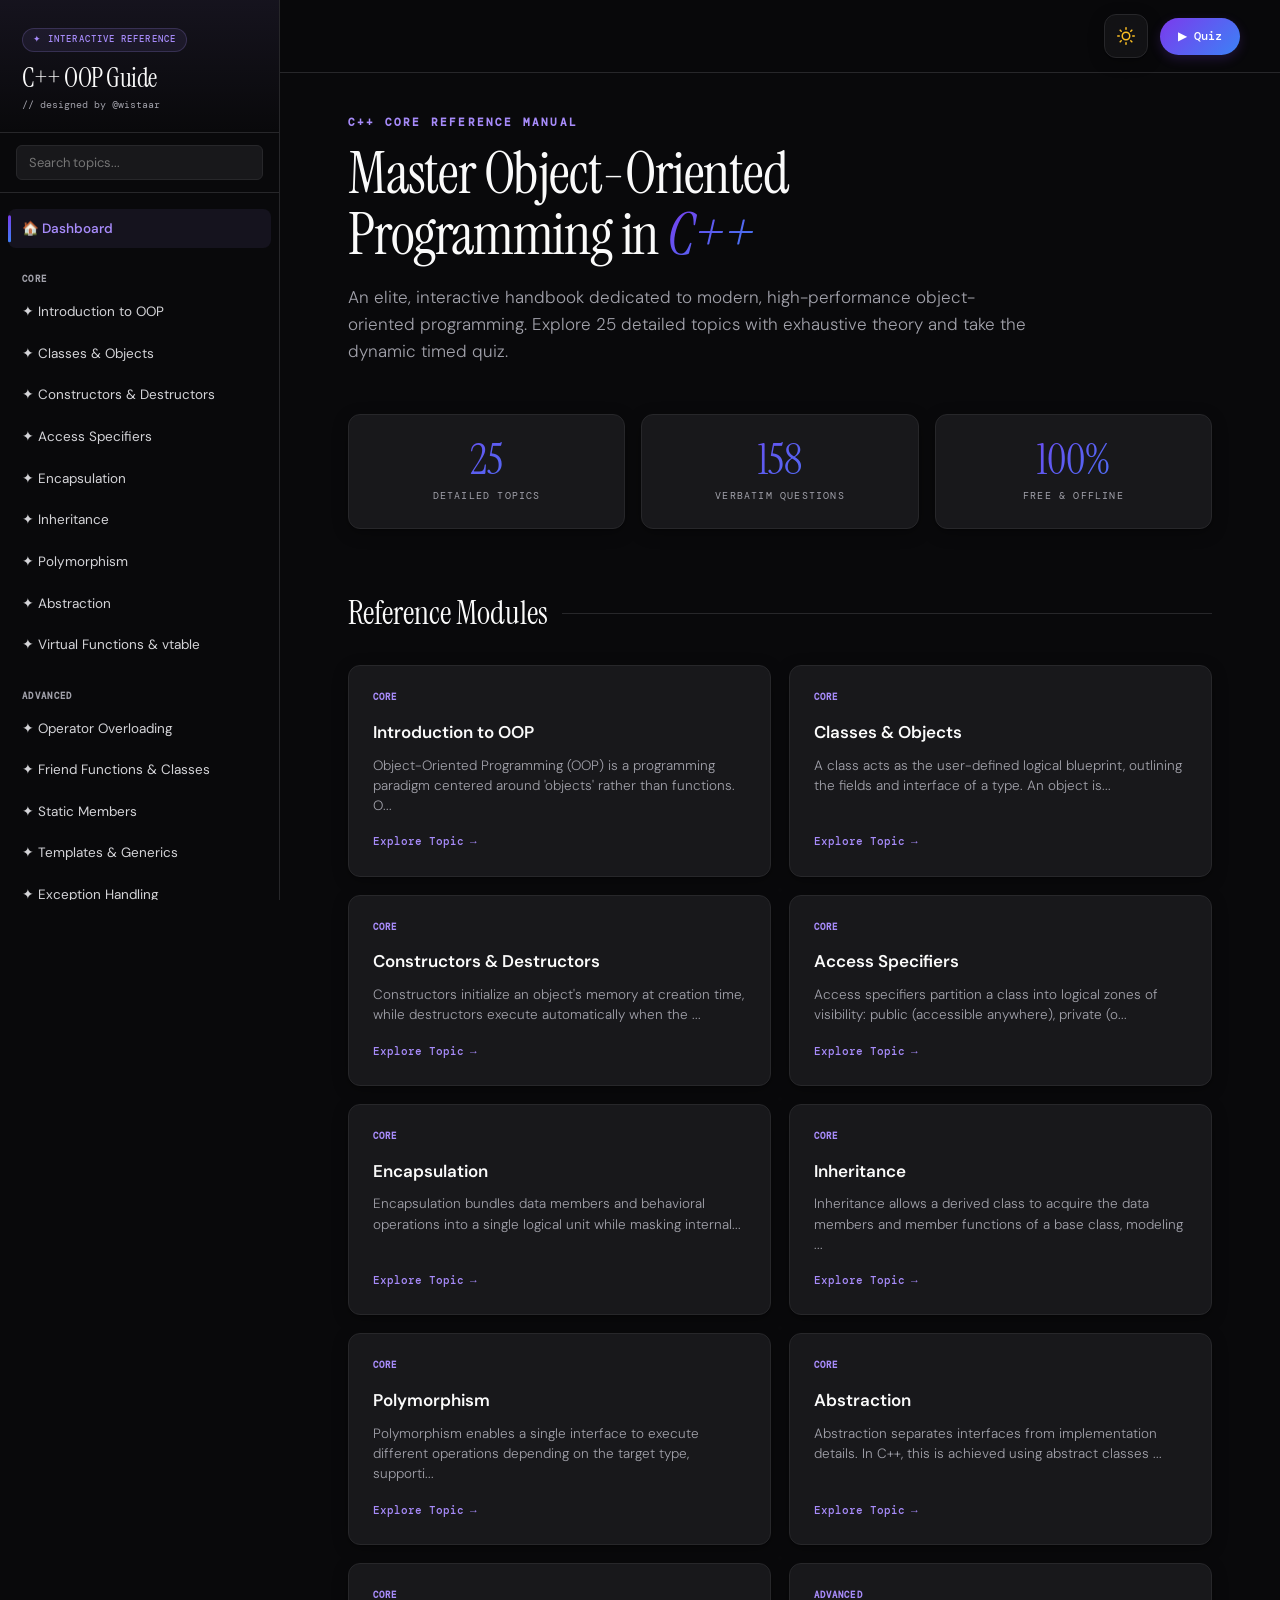
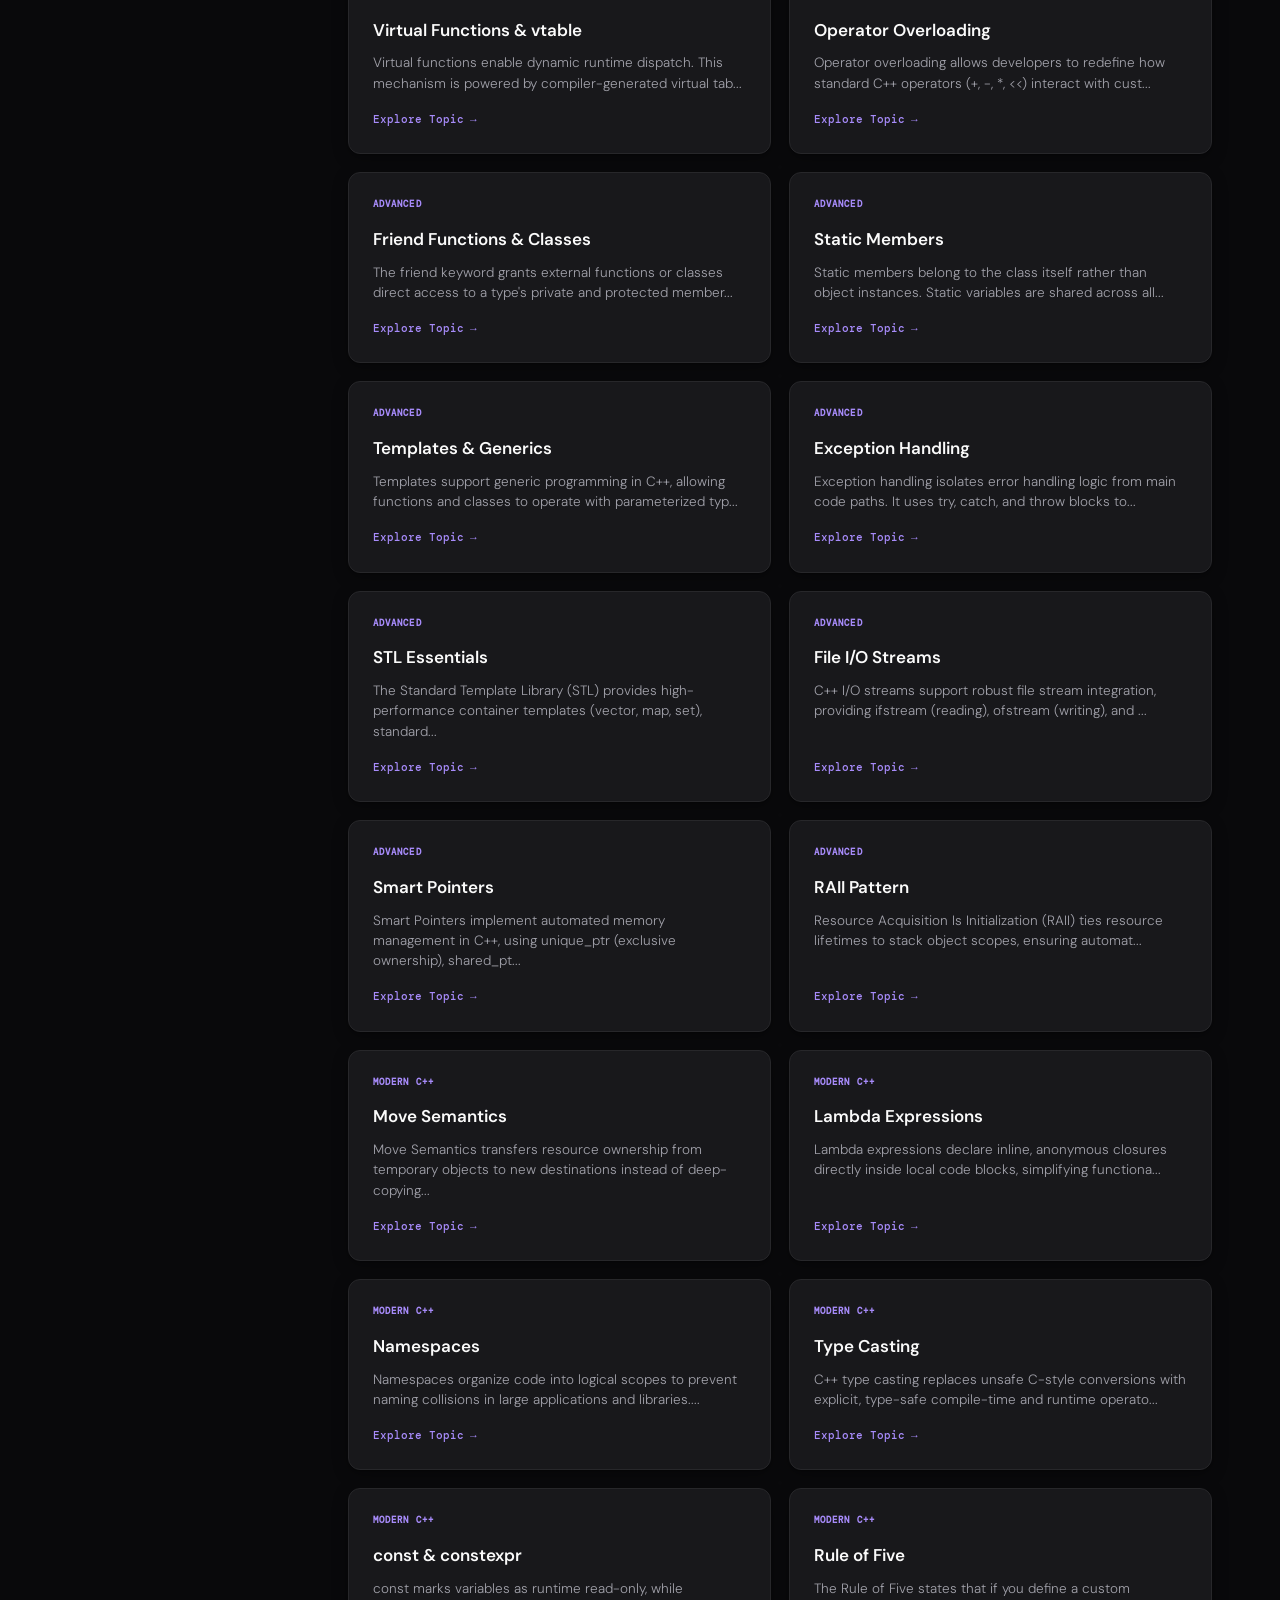
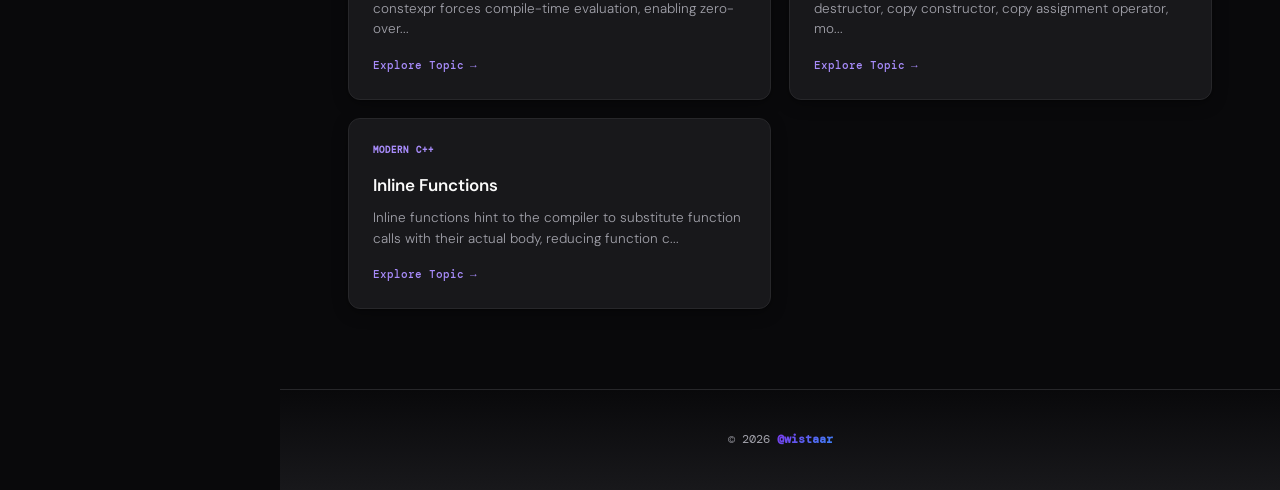
<file: cpp_oop_reference.html>
<!DOCTYPE html>
<html lang="en" data-theme="dark">
<head>
  <meta charset="UTF-8">
  <meta name="viewport" content="width=device-width, initial-scale=1.0">
  <title>C++ OOP Reference & Interactive Quiz | @wistaar</title>
  
  <link rel="preconnect" href="https://fonts.googleapis.com">
  <link rel="preconnect" href="https://fonts.gstatic.com" crossorigin>
  <link href="https://fonts.googleapis.com/css2?family=DM+Mono:ital,wght@0,300;0,400;0,500;1,400&family=Instrument+Serif:ital@0;1&family=DM+Sans:wght@300;400;500;600;700&display=swap" rel="stylesheet">
  
  <style>
    /* ── DESIGN SYSTEM & VARIABLE SYSTEM ── */
    :root {
      --bg: #fafaf9;
      --bg2: #f4f4f5;
      --ink: #09090b;
      --ink2: #27272a;
      --mu: #71717a;
      --ac: #7c3aed;
      --ac2: rgba(124, 58, 237, 0.06);
      --ac3: rgba(124, 58, 237, 0.15);
      --bd: #e4e4e7;
      --card: #ffffff;
      --cbg: #18181b;
      --cfg: #e4e4e7;
      
      --sh: 0 1px 2px rgba(0, 0, 0, 0.04), 0 4px 16px rgba(0, 0, 0, 0.05);
      --sh2: 0 8px 32px rgba(0, 0, 0, 0.08), 0 2px 8px rgba(0, 0, 0, 0.04);
      --grad: linear-gradient(135deg, #7c3aed, #3b82f6);
      --grad2: linear-gradient(135deg, #7c3aed, #ec4899);
      
      --mo: 'DM Mono', monospace;
      --se: 'Instrument Serif', serif;
      --sa: 'DM Sans', sans-serif;
      --r: 12px;
    }

    [data-theme="dark"] {
      --bg: #09090b;
      --bg2: #18181b;
      --ink: #fafafa;
      --ink2: #d4d4d8;
      --mu: #a1a1aa;
      --ac: #a78bfa;
      --ac2: rgba(167, 139, 250, 0.08);
      --ac3: rgba(167, 139, 250, 0.2);
      --bd: #27272a;
      --card: #18181b;
      --cbg: #09090b;
      --cfg: #e4e4e7;
      
      --sh: 0 1px 2px rgba(0, 0, 0, 0.3), 0 4px 16px rgba(0, 0, 0, 0.3);
      --sh2: 0 8px 32px rgba(0, 0, 0, 0.4);
    }

    /* ── BASE & TYPOGRAPHY ── */
    *, *::before, *::after {
      box-sizing: border-box;
      margin: 0;
      padding: 0;
    }
    
    html {
      scroll-behavior: smooth;
      height: 100%;
    }
    
    body {
      background: var(--bg);
      color: var(--ink);
      font-family: var(--sa);
      font-size: 15px;
      line-height: 1.75;
      transition: background 0.3s, color 0.3s;
      display: flex;
      min-height: 100vh;
      overflow-x: hidden;
    }

    /* ── LAYOUT SHELL ── */
    .shell {
      display: flex;
      width: 100%;
      min-height: 100vh;
    }

    /* ── SIDEBAR NAVIGATION ── */
    aside {
      width: 280px;
      min-width: 280px;
      border-right: 1px solid var(--bd);
      background: var(--bg);
      position: sticky;
      top: 0;
      height: 100vh;
      overflow-y: auto;
      display: flex;
      flex-direction: column;
      flex-shrink: 0;
      transition: background 0.3s, border-color 0.3s, transform 0.3s;
      z-index: 100;
    }

    aside::-webkit-scrollbar {
      width: 4px;
    }
    aside::-webkit-scrollbar-thumb {
      background: var(--bd);
      border-radius: 4px;
    }

    .logo {
      padding: 24px 22px 18px;
      border-bottom: 1px solid var(--bd);
      background: linear-gradient(180deg, var(--ac2), transparent);
    }

    .logo-badge {
      display: inline-flex;
      align-items: center;
      gap: 6px;
      font-family: var(--mo);
      font-size: 9px;
      letter-spacing: 0.12em;
      text-transform: uppercase;
      color: var(--ac);
      background: var(--ac2);
      border: 1px solid var(--ac3);
      padding: 3px 10px;
      border-radius: 20px;
      margin-bottom: 12px;
      font-weight: 500;
    }

    .logo strong {
      display: block;
      font-family: var(--se);
      font-size: 26px;
      color: var(--ink);
      letter-spacing: -0.5px;
      font-weight: 400;
      line-height: 1.1;
    }

    .logo span {
      font-family: var(--mo);
      font-size: 10px;
      color: var(--mu);
      margin-top: 4px;
      display: block;
    }

    /* Sidebar Search */
    .search-box {
      padding: 12px 16px;
      border-bottom: 1px solid var(--bd);
    }

    .search-box input {
      width: 100%;
      padding: 8px 12px;
      border-radius: 6px;
      border: 1px solid var(--bd);
      background: var(--bg2);
      color: var(--ink);
      font-family: var(--sa);
      font-size: 13px;
      outline: none;
      transition: all 0.2s;
    }

    .search-box input:focus {
      border-color: var(--ac);
      background: var(--card);
      box-shadow: 0 0 0 2px var(--ac3);
    }

    nav {
      flex: 1;
      padding: 16px 8px;
    }

    nav ul {
      list-style: none;
    }

    nav ul li .sh {
      font-size: 9px;
      text-transform: uppercase;
      letter-spacing: 0.15em;
      color: var(--mu);
      margin-top: 18px;
      padding: 6px 14px 4px;
      font-weight: 700;
      font-family: var(--mo);
      display: block;
    }

    nav ul li:first-child .sh {
      margin-top: 0;
    }

    nav ul li a {
      display: flex;
      align-items: center;
      gap: 10px;
      font-family: var(--sa);
      font-size: 13.5px;
      color: var(--ink2);
      text-decoration: none;
      padding: 8px 14px;
      border-radius: 8px;
      transition: all 0.18s;
      margin-bottom: 2px;
      position: relative;
      font-weight: 400;
    }

    nav ul li a::before {
      content: '';
      width: 3px;
      height: 0;
      background: var(--grad);
      border-radius: 2px;
      position: absolute;
      left: 0;
      top: 50%;
      transform: translateY(-50%);
      transition: height 0.18s;
    }

    nav ul li a:hover {
      color: var(--ac);
      background: var(--ac2);
    }

    nav ul li a:hover::before {
      height: 50%;
    }

    nav ul li a.active {
      color: var(--ac);
      background: var(--ac2);
      font-weight: 550;
    }

    nav ul li a.active::before {
      height: 70%;
    }

    /* ── MAIN WORKSPACE ── */
    main {
      flex: 1;
      display: flex;
      flex-direction: column;
      min-height: 100vh;
      position: relative;
    }

    /* ── TOPBAR ── */
    .topbar {
      position: sticky;
      top: 0;
      right: 0;
      left: 0;
      padding: 14px 40px;
      z-index: 90;
      display: flex;
      align-items: center;
      justify-content: space-between;
      border-bottom: 1px solid var(--bd);
      background: rgba(250, 250, 249, 0.85);
      backdrop-filter: blur(12px);
      transition: background 0.3s, border-color 0.3s;
    }

    [data-theme="dark"] .topbar {
      background: rgba(9, 9, 11, 0.85);
    }

    .m-toggle {
      display: none;
      font-size: 20px;
      background: transparent;
      border: none;
      color: var(--ink);
      cursor: pointer;
    }

    .topbar-actions {
      display: flex;
      align-items: center;
      gap: 12px;
      margin-left: auto;
    }

    .tbtn {
      width: 44px;
      height: 44px;
      border-radius: 12px;
      border: 1px solid var(--bd);
      cursor: pointer;
      display: flex;
      align-items: center;
      justify-content: center;
      transition: all 0.4s cubic-bezier(0.34, 1.56, 0.64, 1);
      box-shadow: var(--sh);
      position: relative;
      overflow: hidden;
    }

    .tbtn::before {
      content: '';
      position: absolute;
      inset: 0;
      background: linear-gradient(135deg, var(--ac3), transparent);
      opacity: 0;
      transition: opacity 0.3s ease;
    }

    .tbtn:hover {
      transform: translateY(-2px) scale(1.05);
      border-color: var(--ac);
    }

    .tbtn:hover::before {
      opacity: 1;
    }

    html[data-theme="light"] .tbtn {
      background: rgba(255, 255, 255, 0.7);
      backdrop-filter: blur(8px);
    }

    html[data-theme="light"] .tbtn:hover {
      box-shadow: 0 8px 20px rgba(251, 191, 36, 0.25), inset 0 0 0 1px rgba(251, 191, 36, 0.2);
      border-color: #fbbf24;
      background: #fffbeb;
    }

    html[data-theme="dark"] .tbtn {
      background: rgba(24, 24, 27, 0.7);
      backdrop-filter: blur(8px);
    }

    html[data-theme="dark"] .tbtn:hover {
      box-shadow: 0 8px 20px rgba(167, 139, 250, 0.25), inset 0 0 0 1px rgba(167, 139, 250, 0.2);
      border-color: var(--ac);
      background: #12101e;
    }

    .tbtn:active {
      transform: scale(0.95) translateY(0);
    }

    #customQCount:focus {
      border-color: var(--ac);
      box-shadow: 0 0 8px var(--ac3);
      background: var(--card);
    }

    .tbtn svg {
      position: absolute;
      transition: transform 0.5s cubic-bezier(0.34, 1.56, 0.64, 1), opacity 0.3s, filter 0.3s;
    }

    /* Light Theme (shows Moon icon with rotation and scale-down) */
    html[data-theme="light"] .tbtn .sun-icon {
      transform: translateY(24px) scale(0.5) rotate(90deg);
      opacity: 0;
      filter: blur(2px);
    }
    html[data-theme="light"] .tbtn .moon-icon {
      transform: translateY(0) scale(1) rotate(0deg);
      opacity: 1;
      filter: none;
    }

    /* Dark Theme (shows Sun icon with rotation and scale-down) */
    html[data-theme="dark"] .tbtn .sun-icon {
      transform: translateY(0) scale(1) rotate(0deg);
      opacity: 1;
      filter: none;
    }
    html[data-theme="dark"] .tbtn .moon-icon {
      transform: translateY(-24px) scale(0.5) rotate(-90deg);
      opacity: 0;
      filter: blur(2px);
    }

    /* ── MACBOOK TERMINAL QUIZ CARD ── */
    .qcard-terminal {
      background: #0f0f11 !important;
      border: 1px solid #2d2d31 !important;
      border-radius: 12px !important;
      box-shadow: 0 20px 40px rgba(0, 0, 0, 0.45) !important;
      padding: 0 !important;
      overflow: hidden;
      display: flex;
      flex-direction: column;
      color: #e4e4e7 !important;
      margin-top: 20px;
    }

    .terminal-hdr {
      background: #18181b;
      border-bottom: 1px solid #27272a;
      padding: 12px 20px;
      display: flex;
      align-items: center;
      position: relative;
    }

    .terminal-dots {
      display: flex;
      gap: 7px;
      align-items: center;
    }

    .terminal-dot {
      width: 11px;
      height: 11px;
      border-radius: 50%;
    }
    .terminal-dot.red { background: #ff5f56; }
    .terminal-dot.yellow { background: #ffbd2e; }
    .terminal-dot.green { background: #27c93f; }

    .terminal-title {
      font-family: var(--mo);
      font-size: 11px;
      color: #8e8e93;
      position: absolute;
      left: 50%;
      transform: translateX(-50%);
      font-weight: 500;
      white-space: nowrap;
      user-select: none;
    }

    .terminal-body {
      padding: 32px;
      font-family: var(--mo);
    }

    .terminal-prompt {
      font-family: var(--mo);
      font-size: 13px;
      margin-bottom: 18px;
      user-select: none;
      display: flex;
      align-items: center;
      gap: 6px;
    }

    .terminal-prompt .user {
      color: #34d399;
      font-weight: 600;
    }

    .terminal-prompt .loc {
      color: #e4e4e7;
    }

    .terminal-prompt .cmd {
      color: #a78bfa;
    }

    .qttl-terminal {
      font-size: 16.5px;
      font-weight: 500;
      margin-bottom: 20px;
      line-height: 1.6;
      color: #fafafa !important;
      font-family: var(--sa) !important;
    }

    .term-opt {
      display: flex;
      align-items: center;
      gap: 14px;
      padding: 14px 20px;
      border: 1px solid #27272a;
      border-radius: 8px;
      cursor: pointer;
      transition: all 0.22s cubic-bezier(0.4, 0, 0.2, 1);
      font-size: 14px;
      font-family: var(--mo);
      background: #18181b;
      color: #d4d4d8;
      user-select: none;
      position: relative;
    }

    .term-opt::before {
      content: '>';
      font-family: var(--mo);
      color: var(--ac);
      position: absolute;
      left: 14px;
      opacity: 0;
      transform: translateX(-5px);
      transition: all 0.22s;
    }

    .term-opt:hover {
      border-color: var(--ac);
      background: #1d1b26;
      color: #ffffff;
      padding-left: 28px;
    }

    .term-opt:hover::before {
      opacity: 1;
      transform: translateX(0);
    }

    .term-opt-lbl {
      width: 24px;
      height: 24px;
      border-radius: 4px;
      border: 1px solid #27272a;
      display: flex;
      align-items: center;
      justify-content: center;
      font-size: 11px;
      flex-shrink: 0;
      font-weight: 600;
      background: #27272a;
      color: #a1a1aa;
      transition: all 0.22s;
    }

    .term-opt:hover .term-opt-lbl {
      border-color: var(--ac);
      background: var(--ac);
      color: #fff;
    }

    /* Terminal Success/Error states */
    .term-opt.correct {
      border-color: #10b981 !important;
      background: rgba(16, 185, 129, 0.08) !important;
      color: #34d399 !important;
    }

    .term-opt.correct::before {
      content: '✔';
      color: #10b981;
      opacity: 1;
      transform: translateX(0);
    }

    .term-opt.correct .term-opt-lbl {
      background: #10b981 !important;
      border-color: #10b981 !important;
      color: #fff !important;
    }

    .term-opt.incorrect {
      border-color: #ef4444 !important;
      background: rgba(239, 68, 68, 0.08) !important;
      color: #f87171 !important;
    }

    .term-opt.incorrect::before {
      content: '✘';
      color: #ef4444;
      opacity: 1;
      transform: translateX(0);
    }

    .term-opt.incorrect .term-opt-lbl {
      background: #ef4444 !important;
      border-color: #ef4444 !important;
      color: #fff !important;
    }

    /* Terminal code box */
    .qcode-terminal {
      background: #09090b !important;
      color: #e4e4e7 !important;
      font-family: var(--mo);
      font-size: 13px;
      line-height: 1.8;
      padding: 20px 24px;
      border-radius: 8px;
      overflow-x: auto;
      margin: 16px 0 24px;
      white-space: pre;
      border: 1px solid #27272a;
    }

    .th-btn {
      font-family: var(--mo);
      font-size: 12px;
      padding: 8px 18px;
      border-radius: 30px;
      background: var(--grad);
      color: #fff;
      border: none;
      text-decoration: none;
      font-weight: 500;
      box-shadow: 0 4px 12px rgba(124, 58, 237, 0.2);
      transition: all 0.2s;
    }

    .th-btn:hover {
      transform: translateY(-1px);
      box-shadow: 0 6px 18px rgba(124, 58, 237, 0.3);
    }

    /* Chip & Input styling */
    .chip {
      font-family: var(--mo);
      font-size: 11.5px;
      padding: 8px 18px;
      border: 1.5px solid var(--bd);
      border-radius: 30px;
      cursor: pointer;
      transition: all 0.2s;
      background: var(--bg2);
      color: var(--ink2);
      user-select: none;
      display: inline-flex;
      align-items: center;
      justify-content: center;
    }
    
    .chip:hover {
      border-color: var(--ac);
      color: var(--ac);
    }
    
    .chip.sel {
      background: var(--grad);
      color: #fff !important;
      border-color: transparent;
      box-shadow: 0 4px 12px rgba(124, 58, 237, 0.25);
    }

    /* ── PAGE VIEWPORT CONTAINER ── */
    #app {
      flex: 1;
      padding: 40px 48px 80px;
      max-width: 960px;
      width: 100%;
      margin: 0 auto;
    }

    .page-fade {
      animation: fadeInSlideUp 0.3s cubic-bezier(0.4, 0, 0.2, 1) forwards;
    }

    @keyframes fadeInSlideUp {
      from {
        opacity: 0;
        transform: translateY(12px);
      }
      to {
        opacity: 1;
        transform: translateY(0);
      }
    }

    /* ── HOME / LANDING PAGE ── */
    .hero {
      margin-bottom: 48px;
      position: relative;
    }

    .hero-pre {
      font-family: var(--mo);
      font-size: 11px;
      color: var(--ac);
      letter-spacing: 0.2em;
      text-transform: uppercase;
      margin-bottom: 12px;
      display: block;
      font-weight: 600;
    }

    .hero h1 {
      font-family: var(--se);
      font-size: 58px;
      font-weight: 400;
      line-height: 1.05;
      letter-spacing: -1.2px;
      margin-bottom: 18px;
      color: var(--ink);
    }

    .hero h1 em {
      font-style: italic;
      background: var(--grad);
      -webkit-background-clip: text;
      -webkit-text-fill-color: transparent;
      background-clip: text;
    }

    .hero p {
      font-size: 17px;
      color: var(--mu);
      font-weight: 300;
      max-width: 680px;
      line-height: 1.6;
    }

    .stats-grid {
      display: grid;
      grid-template-columns: repeat(auto-fit, minmax(200px, 1fr));
      gap: 16px;
      margin-bottom: 56px;
    }

    .stat-card {
      border: 1px solid var(--bd);
      background: var(--card);
      padding: 24px;
      border-radius: var(--r);
      box-shadow: var(--sh);
      text-align: center;
      transition: all 0.25s;
    }

    .stat-card:hover {
      box-shadow: var(--sh2);
      transform: translateY(-2px);
      border-color: var(--ac);
    }

    .stat-val {
      font-family: var(--se);
      font-size: 42px;
      font-weight: 400;
      line-height: 1;
      background: var(--grad);
      -webkit-background-clip: text;
      -webkit-text-fill-color: transparent;
      background-clip: text;
      margin-bottom: 6px;
    }

    .stat-label {
      font-family: var(--mo);
      font-size: 10px;
      text-transform: uppercase;
      letter-spacing: 0.12em;
      color: var(--mu);
    }

    .section-title {
      font-family: var(--se);
      font-size: 32px;
      font-weight: 400;
      margin-bottom: 24px;
      display: flex;
      align-items: center;
      gap: 14px;
    }

    .section-title::after {
      content: '';
      flex: 1;
      height: 1px;
      background: var(--bd);
    }

    .landing-grid {
      display: grid;
      grid-template-columns: repeat(auto-fill, minmax(280px, 1fr));
      gap: 18px;
    }

    .landing-card {
      border: 1px solid var(--bd);
      background: var(--card);
      border-radius: var(--r);
      padding: 24px;
      box-shadow: var(--sh);
      transition: all 0.22s;
      cursor: pointer;
      text-decoration: none;
      color: inherit;
      display: flex;
      flex-direction: column;
      position: relative;
      overflow: hidden;
    }

    .landing-card::before {
      content: '';
      position: absolute;
      top: 0;
      left: 0;
      right: 0;
      height: 3px;
      background: var(--grad);
      opacity: 0;
      transition: opacity 0.22s;
    }

    .landing-card:hover {
      box-shadow: var(--sh2);
      transform: translateY(-3px);
      border-color: var(--ac);
    }

    .landing-card:hover::before {
      opacity: 1;
    }

    .card-cat {
      font-family: var(--mo);
      font-size: 9px;
      text-transform: uppercase;
      letter-spacing: 0.12em;
      color: var(--ac);
      margin-bottom: 12px;
      display: block;
      font-weight: 600;
    }

    .landing-card h3 {
      font-family: var(--sa);
      font-size: 17px;
      font-weight: 600;
      margin-bottom: 8px;
      color: var(--ink);
    }

    .landing-card p {
      font-size: 13.5px;
      color: var(--mu);
      line-height: 1.5;
      font-weight: 300;
      flex: 1;
    }

    .card-footer {
      margin-top: 16px;
      display: flex;
      align-items: center;
      gap: 6px;
      font-family: var(--mo);
      font-size: 11px;
      color: var(--ac);
      font-weight: 500;
    }

    .card-footer span {
      transition: transform 0.2s;
    }

    .landing-card:hover .card-footer span {
      transform: translateX(4px);
    }

    /* ── TOPIC DETAIL PAGE ── */
    .breadcrumbs {
      display: flex;
      align-items: center;
      gap: 8px;
      font-family: var(--mo);
      font-size: 10px;
      text-transform: uppercase;
      letter-spacing: 0.08em;
      color: var(--mu);
      margin-bottom: 24px;
    }

    .breadcrumbs a {
      color: var(--mu);
      text-decoration: none;
      transition: color 0.15s;
    }

    .breadcrumbs a:hover {
      color: var(--ac);
    }

    .topic-hdr {
      margin-bottom: 32px;
    }

    .topic-meta {
      display: flex;
      align-items: center;
      gap: 12px;
      margin-bottom: 14px;
    }

    .cat-badge {
      font-family: var(--mo);
      font-size: 9.5px;
      letter-spacing: 0.08em;
      text-transform: uppercase;
      color: var(--ac);
      background: var(--ac2);
      border: 1px solid var(--ac3);
      padding: 3px 10px;
      border-radius: 20px;
      font-weight: 600;
    }

    .read-time {
      font-family: var(--mo);
      font-size: 10.5px;
      color: var(--mu);
    }

    .topic-title {
      font-family: var(--se);
      font-size: 48px;
      font-weight: 400;
      line-height: 1.1;
      color: var(--ink);
    }

    .def-card {
      border-left: 4px solid transparent;
      border-image: var(--grad) 1;
      background: var(--ac2);
      padding: 20px 24px;
      border-radius: 0 var(--r) var(--r) 0;
      margin-bottom: 36px;
      box-shadow: var(--sh);
    }

    .def-card strong {
      display: block;
      font-family: var(--mo);
      font-size: 10.5px;
      color: var(--ac);
      text-transform: uppercase;
      letter-spacing: 0.12em;
      margin-bottom: 6px;
      font-weight: 700;
    }

    .def-card p {
      font-size: 15.5px;
      line-height: 1.6;
      color: var(--ink);
      font-weight: 400;
    }

    .content-sec {
      margin-bottom: 40px;
    }

    .sec-sub {
      font-family: var(--sa);
      font-size: 11.5px;
      font-weight: 700;
      letter-spacing: 0.12em;
      text-transform: uppercase;
      color: var(--ac);
      margin-bottom: 12px;
      display: block;
    }

    .content-sec p {
      color: var(--ink2);
      font-weight: 300;
      font-size: 14.5px;
      line-height: 1.7;
      margin-bottom: 16px;
    }

    /* Key Concepts Grid */
    .concepts-grid {
      display: grid;
      grid-template-columns: repeat(auto-fit, minmax(220px, 1fr));
      gap: 16px;
      margin: 20px 0;
    }

    .concept-card {
      border: 1px solid var(--bd);
      background: var(--card);
      padding: 18px 20px;
      border-radius: 8px;
      box-shadow: var(--sh);
    }

    .concept-card h4 {
      font-family: var(--sa);
      font-size: 14.5px;
      font-weight: 600;
      color: var(--ink);
      margin-bottom: 6px;
    }

    .concept-card p {
      font-size: 12.5px;
      color: var(--mu);
      line-height: 1.5;
      margin-bottom: 0;
    }

    /* macOS Code Window styling */
    .code-window {
      margin: 20px 0;
      border-radius: var(--r);
      overflow: hidden;
      border: 1px solid #27272a;
      box-shadow: var(--sh2);
    }

    .code-hdr {
      display: flex;
      align-items: center;
      background: #27272a;
      padding: 10px 18px;
      justify-content: space-between;
    }

    .code-dots {
      display: flex;
      gap: 6px;
    }

    .code-dot {
      width: 10px;
      height: 10px;
      border-radius: 50%;
    }
    .code-dot.red { background: #ef4444; }
    .code-dot.yellow { background: #f59e0b; }
    .code-dot.green { background: #10b981; }

    .code-lang {
      font-family: var(--mo);
      font-size: 10px;
      text-transform: uppercase;
      letter-spacing: 0.1em;
      color: #71717a;
    }

    .code-copy {
      background: transparent;
      border: none;
      color: #a1a1aa;
      cursor: pointer;
      font-family: var(--mo);
      font-size: 10px;
      display: flex;
      align-items: center;
      gap: 4px;
      transition: color 0.15s;
    }

    .code-copy:hover {
      color: #fff;
    }

    .code-window pre {
      background: var(--cbg);
      color: var(--cfg);
      font-family: var(--mo);
      font-size: 13px;
      line-height: 1.8;
      padding: 20px 24px;
      overflow-x: auto;
      margin: 0;
    }

    .code-window code {
      background: transparent !important;
      border: none !important;
      padding: 0 !important;
      color: inherit !important;
    }

    /* Syntax Tokens */
    .kw { color: #c084fc; font-weight: 500; }
    .ty { color: #67e8f9; }
    .fn { color: #86efac; }
    .cm { color: #52525b; font-style: italic; }
    .st { color: #fbbf24; }
    .nu { color: #fb923c; }

    /* Pitfall card */
    .pitfall-card {
      border: 1px solid #fecdd3;
      background: rgba(254, 242, 242, 0.6);
      padding: 20px 24px;
      border-radius: var(--r);
      margin-top: 24px;
      position: relative;
    }

    [data-theme="dark"] .pitfall-card {
      border-color: #500724;
      background: rgba(80, 7, 36, 0.15);
    }

    .pitfall-card strong {
      display: flex;
      align-items: center;
      gap: 8px;
      font-family: var(--mo);
      font-size: 10px;
      color: #e11d48;
      letter-spacing: 0.12em;
      text-transform: uppercase;
      margin-bottom: 8px;
    }

    .pitfall-card p {
      font-size: 13.5px;
      color: var(--ink2);
      line-height: 1.6;
      margin-bottom: 0;
    }

    /* Dynamic inline code */
    code {
      font-family: var(--mo);
      font-size: 12.5px;
      background: var(--ac2);
      padding: 2px 6px;
      border-radius: 4px;
      color: var(--ac);
      border: 1px solid var(--ac3);
    }

    /* Topic Flow Navigation */
    .topic-flow {
      display: flex;
      justify-content: space-between;
      margin-top: 56px;
      padding-top: 32px;
      border-top: 1px solid var(--bd);
    }

    .flow-btn {
      display: inline-flex;
      flex-direction: column;
      text-decoration: none;
      max-width: 45%;
    }

    .flow-btn.prev {
      align-items: flex-start;
    }

    .flow-btn.next {
      align-items: flex-end;
      text-align: right;
      margin-left: auto;
    }

    .flow-lbl {
      font-family: var(--mo);
      font-size: 9.5px;
      text-transform: uppercase;
      letter-spacing: 0.12em;
      color: var(--mu);
      margin-bottom: 4px;
    }

    .flow-title {
      font-size: 16px;
      font-weight: 600;
      color: var(--ac);
      transition: color 0.15s;
    }

    .flow-btn:hover .flow-title {
      color: var(--ink);
    }

    /* ── DYNAMIC TABLE ── */
    table {
      width: 100%;
      border-collapse: collapse;
      margin: 20px 0;
      font-size: 13.5px;
      border-radius: 8px;
      overflow: hidden;
      border: 1px solid var(--bd);
    }

    th {
      font-family: var(--mo);
      font-size: 9.5px;
      text-transform: uppercase;
      letter-spacing: 0.1em;
      color: var(--mu);
      text-align: left;
      padding: 12px 16px;
      background: var(--bg2);
      border-bottom: 1px solid var(--bd);
    }

    td {
      padding: 12px 16px;
      border-bottom: 1px solid var(--bd);
      font-weight: 300;
      vertical-align: top;
      color: var(--ink2);
    }

    tr:hover td {
      background: var(--ac2);
    }

    tr:last-child td {
      border-bottom: none;
    }

    /* ── FOOTER ── */
    footer {
      text-align: center;
      padding: 40px;
      font-family: var(--mo);
      font-size: 11.5px;
      color: var(--mu);
      border-top: 1px solid var(--bd);
      margin-top: auto;
      background: linear-gradient(0deg, var(--bg2), transparent);
    }

    footer span {
      background: var(--grad);
      -webkit-background-clip: text;
      -webkit-text-fill-color: transparent;
      background-clip: text;
      font-weight: 600;
    }

    /* ── RESPONSIVE ADAPTATIONS ── */
    @media (max-width: 900px) {
      aside {
        position: fixed;
        left: 0;
        top: 0;
        bottom: 0;
        transform: translateX(-100%);
        box-shadow: 4px 0 24px rgba(0,0,0,0.15);
      }

      aside.open {
        transform: translateX(0);
      }

      .m-toggle {
        display: block;
      }

      #app {
        padding: 30px 20px 60px;
      }

      .hero h1 {
        font-size: 40px;
      }
    }
  </style>
</head>
<body>

  <div class="shell">
    
    <!-- ── LEFT NAVIGATION SIDEBAR ── -->
    <aside id="appSidebar">
      <div class="logo">
        <div class="logo-badge">✦ Interactive Reference</div>
        <strong>C++ OOP Guide</strong>
        <span>// designed by @wistaar</span>
      </div>
      
      <div class="search-box">
        <input type="text" id="sidebarSearch" placeholder="Search topics..." onkeyup="filterSidebar()">
      </div>
      
      <nav>
        <ul id="sidebarNav">
          <!-- Populated dynamically via JS -->
        </ul>
      </nav>
    </aside>
    
    <!-- ── MAIN CONTENT WORKSPACE ── -->
    <main>
      
      <!-- Top header bar containing dark mode / actions -->
      <div class="topbar">
        <button class="m-toggle" onclick="toggleSidebar()" aria-label="Toggle Navigation">☰</button>
        <div class="topbar-actions">
          <button class="tbtn" id="thbtn" onclick="toggleTheme()" title="Toggle dark mode">
            <!-- Sun SVG -->
            <svg class="sun-icon" xmlns="http://www.w3.org/2000/svg" width="18" height="18" viewBox="0 0 24 24" fill="none" stroke="currentColor" stroke-width="2" stroke-linecap="round" stroke-linejoin="round" style="color: #fbbf24;"><circle cx="12" cy="12" r="5"></circle><line x1="12" y1="1" x2="12" y2="3"></line><line x1="12" y1="21" x2="12" y2="23"></line><line x1="4.22" y1="4.22" x2="5.64" y2="5.64"></line><line x1="18.36" y1="18.36" x2="19.78" y2="19.78"></line><line x1="1" y1="12" x2="3" y2="12"></line><line x1="21" y1="12" x2="23" y2="12"></line><line x1="4.22" y1="19.78" x2="5.64" y2="18.36"></line><line x1="18.36" y1="5.64" x2="19.78" y2="4.22"></line></svg>
            <!-- Moon SVG -->
            <svg class="moon-icon" xmlns="http://www.w3.org/2000/svg" width="18" height="18" viewBox="0 0 24 24" fill="none" stroke="currentColor" stroke-width="2" stroke-linecap="round" stroke-linejoin="round" style="color: #6366f1;"><path d="M21 12.79A9 9 0 1 1 11.21 3 7 7 0 0 0 21 12.79z"></path></svg>
          </button>
          <a href="#quiz" class="th-btn">▶ Quiz</a>
        </div>
      </div>
      
      <!-- The SPA dynamic rendering element -->
      <div id="app">
        <!-- Content gets loaded here dynamically via JavaScript router -->
      </div>
      
      <!-- ── COPYRIGHT FOOTER ── -->
      <footer>
        &copy; 2026 <span>@wistaar</span>
      </footer>
      
    </main>
    
  </div>

  <script>
    /* ── THEME INITIALIZATION & SHADOW STACKS ── */
    function toggleTheme() {
      const h = document.documentElement;
      if (h.dataset.theme === 'dark') {
        h.dataset.theme = 'light';
        localStorage.setItem('theme', 'light');
      } else {
        h.dataset.theme = 'dark';
        localStorage.setItem('theme', 'dark');
      }
    }

    (function() {
      const savedTheme = localStorage.getItem('theme') || 'dark';
      document.documentElement.dataset.theme = savedTheme;
    })();

    /* Mobile Sidebar Trigger */
    function toggleSidebar() {
      const side = document.getElementById('appSidebar');
      side.classList.toggle('open');
    }

    // Hide sidebar on nav selection
    document.addEventListener('click', (e) => {
      const side = document.getElementById('appSidebar');
      if (side.classList.contains('open') && !side.contains(e.target) && !e.target.classList.contains('m-toggle')) {
        side.classList.remove('open');
      }
    });

    /* Search & Filter function in sidebar */
    function filterSidebar() {
      const val = document.getElementById('sidebarSearch').value.toLowerCase();
      const items = document.querySelectorAll('#sidebarNav li');
      
      items.forEach(li => {
        const a = li.querySelector('a');
        if (!a) return; // skip category headers
        
        const title = a.textContent.toLowerCase();
        if (title.includes(val)) {
          li.style.display = 'block';
        } else {
          li.style.display = 'none';
        }
      });
    }

    /* ── 25 TOPICS COMPREHENSIVE TEXT & SOURCE CONTENT ── */
    const TOPICS_DATA = {
      intro: {
        title: "Introduction to OOP",
        category: "Core",
        definition: "Object-Oriented Programming (OOP) is a programming paradigm centered around 'objects' rather than functions. Objects encapsulate both raw properties (fields) and specialized behaviors (methods), offering developers clean encapsulation and structured architectural control.",
        theory: "<p>Historically, software was built using procedural programming, separating functions from structures. While optimal for basic math and small scripts, this paradigm degrades rapidly at scale. The lack of logical ownership on data makes code vulnerable to cross-boundary modifications, structural bugs, and global side-effects.</p><p>OOP eliminates these issues by co-locating state and behavior into self-contained <strong>objects</strong>. C++ is engineered as a highly efficient, multi-paradigm language. Rather than forcing you strictly into high-level wrappers, C++ layers class hierarchies directly over hardware primitives. This provides raw, deterministic compiler execution speed alongside powerful architecture patterns: encapsulation, inheritance, polymorphism, and abstraction.</p>",
        keyConcepts: [
          { name: "Object vs Class", desc: "A class represents the static compilation template. An object is a live instance allocated in stack/heap memory." },
          { name: "The Four Pillars", desc: "Encapsulation (shielding details), Abstraction (hiding complexity), Inheritance (reusing models), Polymorphism (adapting interfaces)." },
          { name: "Zero-Cost Abstractions", desc: "C++ objects reside directly in memory with zero overhead unless dynamic runtime dispatch (virtual tables) is invoked." }
        ],
        syntax: "class ClassName {\nprivate:\n  // Hidden internal data members\npublic:\n  // Exposed operations interface\n};",
        code: `<span class="kw">#include</span> <span class="st">&lt;iostream&gt;</span>\n\n<span class="kw">class</span> <span class="ty">Printer</span> {\n<span class="kw">public</span>:\n    <span class="fn">void</span> display(<span class="kw">const</span> std::string&amp; text) {\n        std::cout &lt;&lt; <span class="st">"OOP active: "</span> &lt;&lt; text &lt;&lt; std::endl;\n    }\n};\n\n<span class="ty">int</span> <span class="fn">main</span>() {\n    <span class="ty">Printer</span> myObj; <span class="cm">// Stack allocated object</span>\n    myObj.display(<span class="st">"Hi from C++!"</span>);\n    <span class="kw">return</span> <span class="nu">0</span>;\n}`,
        pitfalls: "Instantiating objects heavily on the heap (using new) for trivial operations. Modern C++ heavily favors stack allocation for automated lifetime management and CPU cache friendliness.",
        tldr: "OOP couples data with operations. C++ yields peak speed by avoiding virtual layers unless explicitly configured."
      },
      classes: {
        title: "Classes & Objects",
        category: "Core",
        definition: "A class acts as the user-defined logical blueprint, outlining the fields and interface of a type. An object is the actual stateful instance of that blueprint created during program runtime.",
        theory: "<p>In C++, a class defines a clean encapsulation scope. It groups state variables (members) and standard algorithms (methods). Instantiating a class reserves physical bytes on either the stack (automatic storage) or the heap (dynamic storage).</p><p>By default, C++ classes maintain a strict private accessibility standard. Additionally, C++ maintains full backward compatibility with standard C. The <code>struct</code> keyword is identical to the <code>class</code> keyword, with the sole exception that <code>struct</code> defaults to public variables and inheritance.</p>",
        keyConcepts: [
          { name: "this Pointer", desc: "An implicit const pointer passed to non-static member functions pointing to the exact calling object instance." },
          { name: "Empty Class Sizing", desc: "Empty classes carry a 1-byte overhead size to guarantee that distinct object instances hold unique memory addresses." },
          { name: "Memory Alignment", desc: "Object sizes are padded to match the word sizes of target CPU registries for hardware speed optimizations." }
        ],
        syntax: "class ObjectBluePrint {\n  int privateVar; // private by default\npublic:\n  void publicMethod();\n};",
        code: `<span class="kw">class</span> <span class="ty">Point2D</span> {\n<span class="kw">private</span>:\n    <span class="ty">int</span> x = <span class="nu">0</span>;\n    <span class="ty">int</span> y = <span class="nu">0</span>;\n<span class="kw">public</span>:\n    <span class="fn">void</span> setCoordinates(<span class="ty">int</span> px, <span class="ty">int</span> py) {\n        x = px; \n        y = py;\n    }\n};\n\n<span class="ty">int</span> <span class="fn">main</span>() {\n    <span class="ty">Point2D</span> p1; <span class="cm">// Stack allocation</span>\n    p1.setCoordinates(<span class="nu">10</span>, <span class="nu">25</span>);\n}`,
        pitfalls: "Accessing members of uninitialized objects or mixing class and struct declarations confusingly across massive files.",
        tldr: "Classes define logical layouts; objects occupy runtime memory. structs are public by default; classes are private."
      },
      ctor: {
        title: "Constructors & Destructors",
        category: "Core",
        definition: "Constructors initialize an object's memory at creation time, while destructors execute automatically when the object's life cycle closes to release resources cleanly.",
        theory: "<p>Constructors configure class members at instantiation. C++ provides diverse constructors: default, parameterized, copy, move, and delegating constructors. Modern C++ heavily favors the Member Initializer List syntax over assignments inside the constructor body, as it initializes members directly rather than constructing first and assigning second.</p><p>Destructors are single, parameterless cleanup triggers prefixed with a tilde (<code>~</code>). When an object goes out of scope, its destructor runs, guaranteeing automated resource deallocation (such as closing file pipes, releasing heap arrays, or returning system mutices).</p>",
        keyConcepts: [
          { name: "Initializer List Efficiency", desc: "Member initialization lists compile directly to in-place setup, skipping redundant default construction stages." },
          { name: "Construction Sequence", desc: "Bases construct first, followed by members in order of their declaration, and finally the derived constructor runs." },
          { name: "Destruction Sequence", desc: "Destructors execute in strict reverse declaration sequence (LIFO) to ensure safe reference lifetimes." }
        ],
        syntax: "class Demo {\npublic:\n  Demo() : member(0) {} // Initializer list ctor\n  ~Demo() {}            // Destructor\n};",
        code: `<span class="kw">#include</span> <span class="st">&lt;iostream&gt;</span>\n\n<span class="kw">class</span> <span class="ty">DynamicArray</span> {\n<span class="kw">private</span>:\n    <span class="ty">int</span>* ptr;\n<span class="kw">public</span>:\n    <span class="cm">// Constructor</span>\n    <span class="ty">DynamicArray</span>(<span class="ty">int</span> size) : ptr(<span class="kw">new</span> <span class="ty">int</span>[size]) {\n        std::cout &lt;&lt; <span class="st">"Allocated"</span> &lt;&lt; std::endl;\n    }\n    <span class="cm">// Destructor</span>\n    ~<span class="ty">DynamicArray</span>() {\n        <span class="kw">delete</span>[] ptr;\n        std::cout &lt;&lt; <span class="st">"Deallocated"</span> &lt;&lt; std::endl;\n    }\n};`,
        pitfalls: "Forgetting to initialize raw pointer members, leading to unpredictable crashes when destructors attempt to free raw wild addresses.",
        tldr: "Constructors build objects; destructors clean them up. Prefer member initializers for better performance."
      },
      access: {
        title: "Access Specifiers",
        category: "Core",
        definition: "Access specifiers partition a class into logical zones of visibility: public (accessible anywhere), private (only within the class), and protected (restricted to the class and its children).",
        theory: "<p>Access modifiers form the core of structural scoping in C++. <code>public</code> exposes members to consumer interactions. <code>private</code> locks access strictly inside the class scope, protecting class invariants from external tampering. <code>protected</code> acts as an intermediary scope, allowing child classes in inheritance hierarchies to access the members while remaining closed to external callers.</p><p>These boundaries are compile-time validation gates. At compile time, the compiler raises immediate errors if a private variable is touched externally, but these checks carry zero runtime overhead.</p>",
        keyConcepts: [
          { name: "public", desc: "Exposes interface operations. Good for standard methods and API constructs." },
          { name: "private", desc: "Locks state. Forces access through methods, safeguarding object structure." },
          { name: "protected", desc: "Permits child visibility. Good for shared base values in tight hierarchies." }
        ],
        syntax: "class SecurityGate {\nprivate:\n  int accessKey;\nprotected:\n  int securityLevel;\npublic:\n  void unlock();\n};",
        code: `<span class="kw">class</span> <span class="ty">Account</span> {\n<span class="kw">private</span>:\n    <span class="ty">double</span> balance = <span class="nu">0.0</span>; <span class="cm">// Locked state</span>\n<span class="kw">public</span>:\n    <span class="fn">void</span> deposit(<span class="ty">double</span> amt) {\n        <span class="kw">if</span> (amt &gt; <span class="nu">0</span>) balance += amt; \n    }\n    <span class="ty">double</span> getBalance() <span class="kw">const</span> { <span class="kw">return</span> balance; } \n};`,
        pitfalls: "Making member data public for quick access, bypassing encapsulation and exposing class internals to widespread global side-effects.",
        tldr: "Use private for variables to protect state, and public for methods to define a clean, stable interface."
      },
      enc: {
        title: "Encapsulation",
        category: "Core",
        definition: "Encapsulation bundles data members and behavioral operations into a single logical unit while masking internal structure, allowing changes to code internals without breaking consumer contracts.",
        theory: "<p>Encapsulation represents the principal structural shield in OOP. Its primary goal is code maintainability. By binding data and behavior inside a class and restricting raw access to fields via <code>private</code> or <code>protected</code> modifiers, developers prevent tight coupling.</p><p>Instead of direct state modification, consumers communicate with objects through clear public methods. This abstraction layer enables developers to refactor internal data structures (e.g., swapping a raw array for a <code>std::vector</code>) without altering any external client code.</p>",
        keyConcepts: [
          { name: "Data Hiding", desc: "Keeping member variables private to hide internal representation and state." },
          { name: "Accessors & Mutators", desc: "Using getters and setters to read and update state while validating invariants." },
          { name: "Low Coupling", desc: "Minimizing dependencies between classes to build flexible, modular codebases." }
        ],
        syntax: "class EncapsulatedType {\nprivate:\n  int rawState;\npublic:\n  int getState() const;\n  void setState(int s);\n};",
        code: `<span class="kw">#include</span> <span class="st">&lt;stdexcept&gt;</span>\n\n<span class="kw">class</span> <span class="ty">Thermometer</span> {\n<span class="kw">private</span>:\n    <span class="ty">double</span> tempKelvin;\n<span class="kw">public</span>:\n    <span class="fn">void</span> setKelvin(<span class="ty">double</span> val) {\n        <span class="kw">if</span> (val &lt; <span class="nu">0.0</span>) \n            <span class="kw">throw</span> std::invalid_argument(<span class="st">"Below Absolute Zero"</span>);\n        tempKelvin = val;\n    }\n    <span class="ty">double</span> getCelsius() <span class="kw">const</span> { <span class="kw">return</span> tempKelvin - <span class="nu">273.15</span>; }\n};`,
        pitfalls: "Writing generic getters and setters blindly for every private variable without implementing valid invariant checks, which defeats data hiding.",
        tldr: "Bundle state and behavior. Encapsulation isolates changes, keeping code clean, secure, and decoupled."
      },
      inh: {
        title: "Inheritance",
        category: "Core",
        definition: "Inheritance allows a derived class to acquire the data members and member functions of a base class, modeling specialized 'IS-A' design relationships.",
        theory: "<p>Inheritance lets you construct hierarchical relationships. The child class (derived) extends the features of the parent (base). In C++, you can specify access modes for inheritance: <code>public</code> (preserves base specifiers), <code>protected</code> (makes base public/protected members protected in derived), and <code>private</code> (makes base members private in derived).</p><p>Multiple inheritance is fully supported but presents complications, such as the famous Diamond Problem. In a diamond hierarchy, a grandchild inherits duplicates of a grandparent class through separate paths. C++ solves this through Virtual Inheritance, ensuring a single shared grandparent instance is built in memory.</p>",
        keyConcepts: [
          { name: "IS-A Relationship", desc: "Models logical hierarchies: a Dog is a Mammal, a Manager is an Employee." },
          { name: "Inheritance Access Modes", desc: "Rules controlling member accessibility as they cascade down the inheritance tree." },
          { name: "Virtual Inheritance", desc: "A compiler trick that resolves multiple-path duplicates into a single shared base object." }
        ],
        syntax: "class DerivedClass : public BaseClass {\n  // Derived class extensions\n};",
        code: `<span class="kw">class</span> <span class="ty">Animal</span> {\n<span class="kw">public</span>:\n    <span class="fn">void</span> breathe() {}\n};\n\n<span class="kw">class</span> <span class="ty">Bird</span> : <span class="kw">public</span> <span class="ty">Animal</span> {\n<span class="kw">public</span>:\n    <span class="fn">void</span> fly() {}\n};\n\n<span class="cm">// Virtual inheritance resolving diamond paths</span>\n<span class="kw">class</span> <span class="ty">Grandparent</span> { <span class="kw">public</span>: <span class="ty">int</span> id; };\n<span class="kw">class</span> <span class="ty">Parent1</span> : <span class="kw">virtual</span> <span class="kw">public</span> <span class="ty">Grandparent</span> {};\n<span class="kw">class</span> <span class="ty">Parent2</span> : <span class="kw">virtual</span> <span class="kw">public</span> <span class="ty">Grandparent</span> {};\n<span class="kw">class</span> <span class="ty">Child</span> : <span class="kw">public</span> <span class="ty">Parent1</span>, <span class="kw">public</span> <span class="ty">Parent2</span> {};`,
        pitfalls: "Using public inheritance to share code where a 'has-a' (composition) relationship is more appropriate. Prefer composition over inheritance unless polymorphic behavior is needed.",
        tldr: "Share behavior via IS-A models. Resolve multiple path conflicts cleanly using virtual inheritance."
      },
      poly: {
        title: "Polymorphism",
        category: "Core",
        definition: "Polymorphism enables a single interface to execute different operations depending on the target type, supporting compile-time overloading or runtime virtual method dispatch.",
        theory: "<p>Polymorphism operates in two distinct phases in C++. **Compile-Time Polymorphism** uses method overloading and templates. The compiler analyzes static arguments during build time, resolving which specific method signature to execute. This approach has zero runtime cost.</p><p>**Runtime Polymorphism** leverages inheritance and virtual functions. A base pointer references a derived object, and virtual dispatch resolves the actual override method at execution time. This runtime flexibility is supported by compiler vtable structures.</p>",
        keyConcepts: [
          { name: "Static Polymorphism", desc: "Resolving overloads and templates at compile time for zero runtime overhead." },
          { name: "Dynamic Polymorphism", desc: "Resolving method calls at runtime using virtual functions and pointers." },
          { name: "Function Overriding", desc: "Allowing a child class to redefine a base class method with the exact same signature." }
        ],
        syntax: "class Base { virtual void run(); };\nclass Child : public Base { void run() override; };",
        code: `<span class="kw">#include</span> <span class="st">&lt;iostream&gt;</span>\n\n<span class="kw">class</span> <span class="ty">Logger</span> {\n<span class="kw">public</span>:\n    <span class="cm">// Static Polymorphism (Overloading)</span>\n    <span class="fn">void</span> log(<span class="ty">int</span> i) { std::cout &lt;&lt; i; }\n    <span class="fn">void</span> log(<span class="kw">const</span> std::string&amp; s) { std::cout &lt;&lt; s; }\n};\n\n<span class="ty">int</span> <span class="fn">main</span>() {\n    <span class="ty">Logger</span> l;\n    l.log(<span class="nu">100</span>); \n    l.log(<span class="st">" message"</span>);\n}`,
        pitfalls: "Omitting the virtual keyword on base destructors, which causes memory leaks as child destructors are skipped during dynamic base deletes.",
        tldr: "Polymorphism handles type-specific logic cleanly, resolving calls at compile-time (overloads) or runtime (virtuals)."
      },
      abs: {
        title: "Abstraction",
        category: "Core",
        definition: "Abstraction separates interfaces from implementation details. In C++, this is achieved using abstract classes that contain pure virtual functions to act as structural interfaces.",
        theory: "<p>Abstraction hides low-level complexity behind high-level interfaces. Abstract classes act as blueprints that cannot be instantiated directly. Instead, they define a strict contract that all derived classes must implement.</p><p>By hiding the details of derived implementations and exposing a clean base interface, you protect consumers from structural changes. Abstraction acts as the foundation of modern interface-driven API designs.</p>",
        keyConcepts: [
          { name: "Pure Virtual Method", desc: "A method declared with '= 0', indicating it has no implementation in the base class and must be overridden." },
          { name: "Interface Classes", desc: "Pure abstract classes that define interfaces without holding state variables or concrete implementations." },
          { name: "Separation of Concerns", desc: "Structuring applications around interfaces to decouple logic and simplify unit testing." }
        ],
        syntax: "class AbstractInterface {\npublic:\n  virtual void process() = 0; // Pure virtual\n  virtual ~AbstractInterface() = default;\n};",
        code: `<span class="kw">class</span> <span class="ty">DBConnection</span> {\n<span class="kw">public</span>:\n    <span class="kw">virtual</span> <span class="fn">void</span> connect() = <span class="nu">0</span>; <span class="cm">// Interface contract</span>\n    <span class="kw">virtual</span> ~<span class="ty">DBConnection</span>() = <span class="kw">default</span>;\n};\n\n<span class="kw">class</span> <span class="ty">MySQLConn</span> : <span class="kw">public</span> <span class="ty">DBConnection</span> {\n<span class="kw">public</span>:\n    <span class="fn">void</span> connect() <span class="kw">override</span> { /* MySQL logic */ }\n};`,
        pitfalls: "Failing to implement pure virtual methods in derived classes, which turns child classes into abstract types themselves and raises compile-time errors at instantiation.",
        tldr: "Define interfaces using pure virtual functions. Abstraction simplifies designs by hiding low-level details."
      },
      virt: {
        title: "Virtual Functions & vtable",
        category: "Core",
        definition: "Virtual functions enable dynamic runtime dispatch. This mechanism is powered by compiler-generated virtual tables (vtables) containing function pointers, accessed through active object virtual pointers (vptrs).",
        theory: "<p>When a method is marked <code>virtual</code>, the compiler implements a dynamic lookup mechanism. Every class with virtual methods gets a hidden static <strong>vtable</strong> (Virtual Table) containing pointers to its virtual functions. Additionally, each object instance of that class gains a hidden member pointer called a <strong>vptr</strong> (Virtual Pointer) referencing the vtable.</p><p>At runtime, a virtual method call dereferences the vptr, retrieves the target function address from the vtable, and jumps to it. While this dynamic dispatch introduces a minor runtime overhead, it is highly optimized. However, note that virtual calls inside constructors and destructors do not dispatch polymorphically because the object is either not yet fully formed or is already partially destroyed.</p>",
        keyConcepts: [
          { name: "vtable (Virtual Table)", desc: "A compiler-generated array of function pointers created for classes with virtual methods." },
          { name: "vptr (Virtual Pointer)", desc: "A hidden member pointer in object instances that references its class's vtable." },
          { name: "Virtual Destructors", desc: "Crucial for base classes to ensure child object resources are cleaned up correctly during polymorphic deletes." }
        ],
        syntax: "class Base {\npublic:\n  virtual void show(); // dynamic dispatch link\n  virtual ~Base() = default; // critical virtual dtor\n};",
        code: `<span class="kw">#include</span> <span class="st">&lt;iostream&gt;</span>\n\n<span class="kw">class</span> <span class="ty">Base</span> {\n<span class="kw">public</span>:\n    <span class="kw">virtual</span> <span class="fn">void</span> greet() { std::cout &lt;&lt; <span class="st">"Base"</span>; }\n    <span class="kw">virtual</span> ~<span class="ty">Base</span>() = <span class="kw">default</span>;\n};\n\n<span class="kw">class</span> <span class="ty">Der</span> : <span class="kw">public</span> <span class="ty">Base</span> {\n<span class="kw">public</span>:\n    <span class="fn">void</span> greet() <span class="kw">override</span> { std::cout &lt;&lt; <span class="st">"Derived"</span>; }\n};\n\n<span class="ty">int</span> <span class="fn">main</span>() {\n    <span class="ty">Base</span>* ptr = <span class="kw">new</span> <span class="ty">Der</span>();\n    ptr-&gt;greet(); <span class="cm">// Dynamic dispatch -> prints "Derived"</span>\n    <span class="kw">delete</span> ptr;   <span class="cm">// Dynamic destructor run</span>\n}`,
        pitfalls: "Calling virtual methods inside constructors. Since the derived class is not yet constructed, the compiler will only call the base version.",
        tldr: "Dynamic dispatch resolves calls via vtables. Always declare destructors virtual in base classes."
      },
      opov: {
        title: "Operator Overloading",
        category: "Advanced",
        definition: "Operator overloading allows developers to redefine how standard C++ operators (+, -, *, <<) interact with custom class objects, improving readability and developer experience.",
        theory: "<p>Operator overloading allows user-defined types to behave like built-in primitives. You can overload almost any operator in C++ by declaring a function named <code>operator</code> followed by the symbol (e.g., <code>operator+</code>).</p><p>However, you cannot overload certain operators, such as the member selector (<code>.</code>), scope resolution (<code>::</code>), ternary operator (<code>?:</code>), and <code>sizeof</code>. It is best practice to preserve the original mathematical semantics of operators (e.g., keeping addition commutative) to avoid confusing users.</p>",
        keyConcepts: [
          { name: "Overloadable Operators", desc: "Extending operators like +, -, ==, and << to support custom classes." },
          { name: "Non-Overloadable Operators", desc: "Operators like ., ::, ?:, and sizeof cannot be overloaded to preserve language integrity." },
          { name: "Friend Stream Inserters", desc: "Overloading stream insertion (<<) as a non-member friend function to format output." }
        ],
        syntax: "ReturnType operatorSymbol(const ClassName& operand);",
        code: `<span class="kw">#include</span> <span class="st">&lt;iostream&gt;</span>\n\n<span class="kw">class</span> <span class="ty">Vector2D</span> {\n<span class="kw">public</span>:\n    <span class="ty">float</span> x, y;\n    <span class="ty">Vector2D</span>(<span class="ty">float</span> x, <span class="ty">float</span> y) : x(x), y(y) {}\n    \n    <span class="cm">// Overloaded '+'</span>\n    <span class="ty">Vector2D</span> <span class="kw">operator</span>+(<span class="kw">const</span> <span class="ty">Vector2D</span>&amp; other) <span class="kw">const</span> {\n        <span class="kw">return</span> <span class="ty">Vector2D</span>(x + other.x, y + other.y);\n    }\n};`,
        pitfalls: "Overloading operators with unintuitive behaviors (like using '-' for multiplication), which confuses developers and ruins maintainability.",
        tldr: "Use operator overloading to let custom classes work like primitives. Keep operations logical and mathematically intuitive."
      },
      friend: {
        title: "Friend Functions & Classes",
        category: "Advanced",
        definition: "The friend keyword grants external functions or classes direct access to a type's private and protected members without exposing them publicly.",
        theory: "<p>Friendship bypasses encapsulation boundaries. By using the <code>friend</code> keyword, a class explicitly designates trusted external functions or classes. This allows them to read and write private variables directly.</p><p>Friendship is neither symmetric nor transitive: if Class A is a friend of Class B, Class B does not automatically get access to Class A's private members. Friendship should be used sparingly to avoid weakening encapsulation.</p>",
        keyConcepts: [
          { name: "Friend Function", desc: "An external non-member function granted full access to a class's private sections." },
          { name: "Friend Class", desc: "An entire class granted full access to another class's private members." },
          { name: "Encapsulation Check", desc: "Use friendship only for closely coupled systems (like Iterators or Builders) to preserve clean designs." }
        ],
        syntax: "class Demo {\n  friend class TrustedClass;\n  friend void trustedFunc(Demo&);\n};",
        code: `<span class="kw">class</span> <span class="ty">Vault</span> {\n<span class="kw">private</span>:\n    <span class="ty">int</span> code = <span class="nu">9988</span>;\n    <span class="kw">friend</span> <span class="fn">void</span> overrideAccess(<span class="ty">Vault</span>&amp; v); <span class="cm">// Friend declaration</span>\n};\n\n<span class="fn">void</span> overrideAccess(<span class="ty">Vault</span>&amp; v) {\n    v.code = <span class="nu">0000</span>; <span class="cm">// Direct private manipulation</span>\n}`,
        pitfalls: "Declaring classes as friends indiscriminately. This bypasses access controls, breaking code isolation and encapsulation.",
        tldr: "Grant trusted access using the friend keyword. Use it sparingly to protect clean encapsulation."
      },
      static: {
        title: "Static Members",
        category: "Advanced",
        definition: "Static members belong to the class itself rather than object instances. Static variables are shared across all instances, and static functions operate without a 'this' pointer.",
        theory: "<p>Static variables exist outside the scope of individual objects. They are declared inside the class body, but must be defined in a single source file to resolve memory allocation.</p><p>Static member functions can be called directly using the class name (e.g., <code>Class::Func()</code>). Because they are not bound to an instance, they have no implicit <code>this</code> pointer and can only access static data and other static functions.</p>",
        keyConcepts: [
          { name: "Shared State", desc: "Static data members are allocated once in global static memory and shared by all instances." },
          { name: "Static Methods", desc: "Functions callable using class scope (::) without instantiating objects." },
          { name: "this Elimination", desc: "Static methods operate without an instance scope, making them fast and memory-efficient." }
        ],
        syntax: "class Demo {\npublic:\n  static int count;\n  static int getCount();\n};",
        code: `<span class="kw">class</span> <span class="ty">Unit</span> {\n<span class="kw">public</span>:\n    <span class="kw">static</span> <span class="ty">int</span> count; <span class="cm">// Declaration</span>\n    <span class="ty">Unit</span>() { count++; }\n};\n\n<span class="cm">// Definition in global scope (required)</span>\n<span class="ty">int</span> <span class="ty">Unit</span>::count = <span class="nu">0</span>;\n\n<span class="ty">int</span> <span class="fn">main</span>() {\n    <span class="ty">Unit</span> u1, u2;\n    std::cout &lt;&lt; <span class="ty">Unit</span>::count; <span class="cm">// Output: 2</span>\n}`,
        pitfalls: "Forgetting to define static variables in a source file, which causes link-time errors (unresolved external symbol).",
        tldr: "Static members belong to the class scope, not instances. Always define static variables outside the class body."
      },
      tpl: {
        title: "Templates & Generics",
        category: "Advanced",
        definition: "Templates support generic programming in C++, allowing functions and classes to operate with parameterized types for type-safe code reuse at compile-time.",
        theory: "<p>Templates enable powerful compile-time code generation. Instead of repeating logic for different types, you write a single template function or class parameterized by type tokens (e.g., <code>T</code>).</p><p>At compile time, when the template is called (e.g., <code>Stack&lt;int&gt;</code>), the compiler instantiates a concrete class matching that type. While this compile-time code generation can increase binary sizes (template bloat), it provides absolute type safety and zero runtime overhead.</p>",
        keyConcepts: [
          { name: "Generic Functions", desc: "Writing algorithm templates that adapt to any supporting type." },
          { name: "Class Templates", desc: "Defining generic container patterns (like stack, queue, or array structures)." },
          { name: "Template Specialization", desc: "Providing specialized implementations for specific types to optimize performance." }
        ],
        syntax: "template <typename T>\nT getMax(T a, T b) {\n  return (a > b) ? a : b;\n}",
        code: `<span class="kw">template</span> &lt;<span class="kw">typename</span> <span class="ty">T</span>&gt;\n<span class="kw">class</span> <span class="ty">Box</span> {\n<span class="kw">private</span>:\n    <span class="ty">T</span> data;\n<span class="kw">public</span>:\n    <span class="ty">Box</span>(<span class="ty">T</span> val) : data(val) {}\n    <span class="ty">T</span> getData() <span class="kw">const</span> { <span class="kw">return</span> data; }\n};\n\n<span class="ty">int</span> <span class="fn">main</span>() {\n    <span class="ty">Box</span>&lt;<span class="ty">int</span>&gt; intBox(<span class="nu">123</span>); <span class="cm">// Instantiates an int version</span>\n}`,
        pitfalls: "Writing all template code in standard source files (.cpp) rather than header files (.h). Templates must be visible to the compiler at the point of instantiation.",
        tldr: "Use templates for generic, type-safe, compile-time abstractions. Write templates in headers to prevent compilation failures."
      },
      exc: {
        title: "Exception Handling",
        category: "Advanced",
        definition: "Exception handling isolates error handling logic from main code paths. It uses try, catch, and throw blocks to propagate errors up the call stack.",
        theory: "<p>Exception handling provides structured error propagation. When a runtime error occurs, you <code>throw</code> an exception object. This unwinds the call stack, destroying local stack variables, until a matching <code>catch</code> block is found.</p><p>C++ guarantees that all fully constructed stack objects are destroyed during stack unwinding. However, heap objects and raw resources are leaked unless managed by smart pointers or RAII wrappers.</p>",
        keyConcepts: [
          { name: "Stack Unwinding", desc: "The automatic destruction of stack variables as an exception propagates up the call stack." },
          { name: "noexcept Specifier", desc: "Informing the compiler that a function will not throw, enabling compiler optimizations." },
          { name: "Exception Safety", desc: "Ensuring applications maintain valid state under three safety levels: basic, strong, or no-throw." }
        ],
        syntax: "try {\n  if (fail) throw std::runtime_error(\"error\");\n} catch (const std::exception& e) {\n  std::cerr << e.what();\n}",
        code: `<span class="kw">#include</span> <span class="st">&lt;stdexcept&gt;</span>\n\n<span class="ty">double</span> divide(<span class="ty">double</span> a, <span class="ty">double</span> b) {\n    <span class="kw">if</span> (b == <span class="nu">0.0</span>)\n        <span class="kw">throw</span> std::runtime_error(<span class="st">"Division by zero!"</span>);\n    <span class="kw">return</span> a / b;\n}\n\n<span class="ty">int</span> <span class="fn">main</span>() {\n    <span class="kw">try</span> {\n        divide(<span class="nu">10</span>, <span class="nu">0</span>);\n    } <span class="kw">catch</span> (<span class="kw">const</span> std::exception&amp; e) {\n        <span class="cm">// Catches runtime_error via exception reference</span>\n    }\n}`,
        pitfalls: "Throwing exceptions inside destructors. If an exception is thrown during stack unwinding from another exception, the runtime terminates immediately.",
        tldr: "Propagate runtime errors using try-catch blocks. Ensure destructors never throw exceptions to prevent immediate termination."
      },
      stl: {
        title: "STL Essentials",
        category: "Advanced",
        definition: "The Standard Template Library (STL) provides high-performance container templates (vector, map, set), standard algorithms (sort, search), and generic iterators.",
        theory: "<p>The STL is the backbone of modern C++. It contains three key parts: **Containers** (data structures like <code>std::vector</code> or <code>std::map</code>), **Algorithms** (reusable processes like <code>std::sort</code>), and **Iterators** (which act as generic pointers connecting algorithms to containers).</p><p>STL containers are optimized for memory layout and algorithmic complexity. For example, <code>std::vector</code> provides dynamic, contiguous memory with O(1) random access, while <code>std::unordered_map</code> implements fast hash-map lookups with O(1) average access times.</p>",
        keyConcepts: [
          { name: "Containers", desc: "Dynamic arrays (vector), linked nodes (list), balanced trees (map), or hash tables (unordered_map)." },
          { name: "Algorithms", desc: "Generic algorithms like std::sort, std::find, and std::binary_search." },
          { name: "Iterators", desc: "Abstract cursors that bridge algorithms and containers, shielding developers from internal layouts." }
        ],
        syntax: "#include <vector>\n#include <algorithm>\nstd::vector<int> v = {3, 1, 2};\nstd::sort(v.begin(), v.end());",
        code: `<span class="kw">#include</span> <span class="st">&lt;vector&gt;</span>\n<span class="kw">#include</span> <span class="st">&lt;algorithm&gt;</span>\n<span class="kw">#include</span> <span class="st">&lt;iostream&gt;</span>\n\n<span class="ty">int</span> <span class="fn">main</span>() {\n    std::vector&lt;<span class="ty">int</span>&gt; nums = {<span class="nu">5</span>, <span class="nu">2</span>, <span class="nu">8</span>, <span class="nu">1</span>};\n    std::sort(nums.begin(), nums.end()); <span class="cm">// Sorts ascending</span>\n    \n    <span class="kw">for</span> (<span class="ty">int</span> n : nums) {\n        std::cout &lt;&lt; n &lt;&lt; <span class="st">" "</span>; <span class="cm">// Output: 1 2 5 8</span>\n    }\n}`,
        pitfalls: "Modifying containers while iterating over them, which invalidates active iterators and causes undefined behavior or crashes.",
        tldr: "Leverage STL containers and algorithms for fast, secure, and highly optimized data structures."
      },
      fio: {
        title: "File I/O Streams",
        category: "Advanced",
        definition: "C++ I/O streams support robust file stream integration, providing ifstream (reading), ofstream (writing), and fstream (bidirectional read/write) classes.",
        theory: "<p>C++ uses streams to read and write files. <code>std::ifstream</code> and <code>std::ofstream</code> extend the standard <code>std::istream</code> and <code>std::ostream</code> classes, bringing file streaming into the generic C++ I/O system.</p><p>Streams manage resource handles automatically. However, you must handle operations carefully, using stream validation checks (like <code>is_open()</code>) and binary flags (<code>std::ios::binary</code>) when writing raw structures.</p>",
        keyConcepts: [
          { name: "Output Streams", desc: "Using std::ofstream to write formatted text or binary arrays to files." },
          { name: "Input Streams", desc: "Using std::ifstream to read file contents line-by-line or byte-by-byte." },
          { name: "Binary Transfer", desc: "Writing raw structures directly to files using ios::binary and reinterpret_cast." }
        ],
        syntax: "std::ofstream out(\"file.txt\");\nout << \"data\";\nout.close();",
        code: `<span class="kw">#include</span> <span class="st">&lt;fstream&gt;</span>\n<span class="kw">#include</span> <span class="st">&lt;string&gt;</span>\n\n<span class="fn">void</span> writeAndRead() {\n    <span class="cm">// Open stream and write</span>\n    std::ofstream out(<span class="st">"test.txt"</span>);\n    out &lt;&lt; <span class="st">"Line content"</span>;\n    out.close();\n    \n    <span class="cm">// Read back</span>\n    std::ifstream in(<span class="st">"test.txt"</span>);\n    std::string line;\n    <span class="kw">if</span> (in.is_open()) {\n        std::getline(in, line);\n    }\n}`,
        pitfalls: "Failing to check if a file stream opened successfully before performing I/O operations.",
        tldr: "Use standard file streams for I/O operations. Always check stream status before performing read or write actions."
      },
      sptr: {
        title: "Smart Pointers",
        category: "Advanced",
        definition: "Smart Pointers implement automated memory management in C++, using unique_ptr (exclusive ownership), shared_ptr (reference-counted sharing), and weak_ptr (non-owning reference).",
        theory: "<p>Raw pointers are prone to leaks and dangling references. Modern C++ resolves this using Smart Pointers, which automate memory cleanup via object lifetimes.</p><p><code>std::unique_ptr</code> models exclusive ownership with zero runtime overhead. <code>std::shared_ptr</code> uses reference counting to share ownership across multiple scopes, freeing memory when the last owner is destroyed. <code>std::weak_ptr</code> references shared objects without incrementing their reference count, which is crucial to break cyclic reference memory leaks.</p>",
        keyConcepts: [
          { name: "std::unique_ptr", desc: "Exclusive ownership with zero runtime overhead. Cannot be copied, only moved." },
          { name: "std::shared_ptr", desc: "Shared ownership using thread-safe reference counting." },
          { name: "std::weak_ptr", desc: "Non-owning observer. Prevents cyclic dependency memory leaks." }
        ],
        syntax: "std::unique_ptr<Type> ptr = std::make_unique<Type>(args);",
        code: `<span class="kw">#include</span> <span class="st">&lt;memory&gt;</span>\n\n<span class="kw">class</span> <span class="ty">Device</span> {};\n\n<span class="ty">int</span> <span class="fn">main</span>() {\n    <span class="cm">// Exclusive stack owner</span>\n    std::unique_ptr&lt;<span class="ty">Device</span>&gt; dev = std::make_unique&lt;<span class="ty">Device</span>&gt;();\n    \n    <span class="cm">// Shared owners</span>\n    std::shared_ptr&lt;<span class="ty">Device</span>&gt; sh1 = std::make_shared&lt;<span class="ty">Device</span>&gt;();\n    std::shared_ptr&lt;<span class="ty">Device</span>&gt; sh2 = sh1; <span class="cm">// Ref count: 2</span>\n} <span class="cm">// Automatically freed</span>`,
        pitfalls: "Using raw pointer constructors (new) inside shared_ptrs instead of std::make_shared, which misses performance optimizations and exception safety.",
        tldr: "Modern smart pointers automate memory management. Use unique_ptr by default, and shared_ptr/weak_ptr when shared ownership is needed."
      },
      raii: {
        title: "RAII Pattern",
        category: "Advanced",
        definition: "Resource Acquisition Is Initialization (RAII) ties resource lifetimes to stack object scopes, ensuring automated, exception-safe cleanup.",
        theory: "<p>RAII is the core resource management pattern in C++. It states that any resource (memory, files, database connections, locks) must be acquired inside an object's constructor and released inside its destructor.</p><p>Because stack object destructors run automatically when they go out of scope—even during exceptions—RAII guarantees exception-safe cleanup, preventing memory leaks and resource locks.</p>",
        keyConcepts: [
          { name: "Resource Binding", desc: "Tying resources directly to the life cycle of stack-allocated objects." },
          { name: "Exception Safety", desc: "Stack unwinding ensures destructors execute and release resources even during crashes." },
          { name: "Scope Locking", desc: "Using RAII wrappers (like lock_guard) to safely manage thread locks." }
        ],
        syntax: "class ResourceGuard {\npublic:\n  ResourceGuard() { acquire(); }\n  ~ResourceGuard() { release(); }\n};",
        code: `<span class="kw">#include</span> <span class="st">&lt;mutex&gt;</span>\n\nstd::mutex mtx;\n\n<span class="fn">void</span> safeThreadOperation() {\n    <span class="cm">// RAII Lock: lock acquired here</span>\n    std::lock_guard&lt;std::mutex&gt; lock(mtx);\n    \n    <span class="cm">// Protected critical section</span>\n    \n} <span class="cm">// lock released automatically on exit</span>`,
        pitfalls: "Forgetting to wrap raw system resource allocations in RAII guards, leaving code vulnerable to memory and resource leaks during exceptions.",
        tldr: "RAII ties resource lifetimes to object scopes. Use stack-allocated guards to ensure reliable, exception-safe cleanup."
      },
      move: {
        title: "Move Semantics",
        category: "Modern C++",
        definition: "Move Semantics transfers resource ownership from temporary objects to new destinations instead of deep-copying, using rvalue references (T&&) to improve performance.",
        theory: "<p>Before C++11, passing large objects (like vectors) required deep-copying all elements, which degraded performance. Move semantics solves this by introducing Rvalue References (<code>T&&</code>).</p><p>Instead of deep-copying, move constructors transfer ownership of internal resource pointers (e.g., copying a heap address and nulling the source pointer). This allows temporary objects to be transferred with near-zero overhead.</p>",
        keyConcepts: [
          { name: "Rvalue Reference (&&)", desc: "A reference that binds to temporary values (rvalues), indicating resources can be safely moved." },
          { name: "std::move Cast", desc: "A cast that converts an lvalue to an rvalue, signaling that its resources are available to be moved." },
          { name: "Resource Stealing", desc: "Copying pointer addresses and nulling out the original source pointers." }
        ],
        syntax: "ClassName(ClassName&& other) noexcept; // Move constructor",
        code: `<span class="kw">#include</span> <span class="st">&lt;utility&gt;</span>\n\n<span class="kw">class</span> <span class="ty">BigBuffer</span> {\n<span class="kw">private</span>:\n    <span class="ty">int</span>* data = <span class="kw">nullptr</span>;\n<span class="kw">public</span>:\n    <span class="cm">// Move Constructor</span>\n    <span class="ty">BigBuffer</span>(<span class="ty">BigBuffer</span>&amp;&amp; other) <span class="kw">noexcept</span> : data(other.data) {\n        other.data = <span class="kw">nullptr</span>; <span class="cm">// Steals ownership</span>\n    }\n    ~<span class="ty">BigBuffer</span>() { <span class="kw">delete</span>[] data; }\n};`,
        pitfalls: "Accessing an object after casting it with std::move. The object is left in a valid but unspecified state, and accessing it can cause crashes.",
        tldr: "Move semantics replaces expensive deep copies with fast resource transfers. Mark move constructors noexcept."
      },
      lam: {
        title: "Lambda Expressions",
        category: "Modern C++",
        definition: "Lambda expressions declare inline, anonymous closures directly inside local code blocks, simplifying functional APIs and STL algorithms.",
        theory: "<p>Lambdas provide inline closures in C++. They simplify code by replacing formal function objects with inline anonymous expressions.</p><p>A lambda consists of a **Capture List** (specifying variables to capture by value or reference), a **Parameter List**, and a **Function Body**. Modern C++ supports generic lambdas (using <code>auto</code> parameters) and capture-initialized expressions.</p>",
        keyConcepts: [
          { name: "Capture Clauses", desc: "Capturing local variables by value [=] or by reference [&]." },
          { name: "Closure Objects", desc: "The compiler compiles lambdas to unique, anonymous class objects with overloaded calling operators." },
          { name: "Generic Lambdas", desc: "Using auto parameters to let lambdas handle multiple types (C++14)." }
        ],
        syntax: "[capture_vars](parameters) -> return_type { body };",
        code: `<span class="kw">#include</span> <span class="st">&lt;vector&gt;</span>\n<span class="kw">#include</span> <span class="st">&lt;algorithm&gt;</span>\n<span class="kw">#include</span> <span class="st">&lt;iostream&gt;</span>\n\n<span class="ty">int</span> <span class="fn">main</span>() {\n    std::vector&lt;<span class="ty">int</span>&gt; v = {<span class="nu">1</span>, <span class="nu">2</span>, <span class="nu">3</span>};\n    <span class="ty">int</span> multiplier = <span class="nu">10</span>;\n    \n    <span class="cm">// Lambda capturing by value</span>\n    std::for_each(v.begin(), v.end(), [multiplier](<span class="ty">int</span> n) {\n        std::cout &lt;&lt; n * multiplier &lt;&lt; <span class="st">" "</span>;\n    });\n}`,
        pitfalls: "Capturing local variables by reference inside lambdas that outlive the caller scope, which leads to dangling references and undefined behavior.",
        tldr: "Use lambdas to write clean, inline anonymous closures. Watch out for reference lifetimes when capturing variables."
      },
      ns: {
        title: "Namespaces",
        category: "Modern C++",
        definition: "Namespaces organize code into logical scopes to prevent naming collisions in large applications and libraries.",
        theory: "<p>Namespaces group classes, functions, and variables under a common prefix. This isolates code and prevents global naming collisions.</p><p>C++ fully supports nested namespaces, namespace aliases, and inline namespaces (used for API versioning). Avoid placing <code>using namespace std;</code> in header files, as it pollutes the global scope for every file that includes them.</p>",
        keyConcepts: [
          { name: "Scope Resolution (::)", desc: "Explicitly resolving paths to items nested inside namespaces." },
          { name: "using Directive", desc: "Importing names into a scope, which should be used carefully in headers to avoid collision issues." },
          { name: "Inline Namespaces", desc: "Automatically exporting members to the outer scope, which is useful for library versioning." }
        ],
        syntax: "namespace Math {\n  const double Pi = 3.14159;\n}",
        code: `<span class="kw">#include</span> <span class="st">&lt;iostream&gt;</span>\n\n<span class="kw">namespace</span> <span class="ty">App</span> {\n    <span class="kw">namespace</span> <span class="ty">Core</span> {\n        <span class="fn">void</span> start() { std::cout &lt;&lt; <span class="st">"App Running"</span>; }\n    }\n}\n\n<span class="ty">int</span> <span class="fn">main</span>() {\n    <span class="cm">// Explicit namespace resolution</span>\n    <span class="ty">App</span>::<span class="ty">Core</span>::<span class="fn">start</span>();\n}`,
        pitfalls: "Using wide imports like using namespace std; in headers, which pollutes namespaces and causes silent naming collisions.",
        tldr: "Use namespaces to organize code and prevent global naming collisions. Avoid using directives in headers."
      },
      cast: {
        title: "Type Casting",
        category: "Modern C++",
        definition: "C++ type casting replaces unsafe C-style conversions with explicit, type-safe compile-time and runtime operators (static_cast, dynamic_cast, const_cast, reinterpret_cast).",
        theory: "<p>C-style casts are dangerous because they perform conversions silently without compile-time validation. C++ replaces them with four explicit casting operators:</p><p><code>static_cast</code> handles safe, related conversions (like numeric casts). <code>dynamic_cast</code> safely downcasts polymorphic pointers at runtime, verifying types using RTTI (Runtime Type Information). <code>const_cast</code> adds or removes constness, and <code>reinterpret_cast</code> performs raw bit pattern conversions.</p>",
        keyConcepts: [
          { name: "static_cast", desc: "Type-safe compile-time cast for related types, like conversion from float to int." },
          { name: "dynamic_cast", desc: "Safe downcast for polymorphic hierarchies. Checks types at runtime, returning nullptr on failure." },
          { name: "const_cast / reinterpret_cast", desc: "const_cast removes const restrictions. reinterpret_cast performs unsafe raw bit casts." }
        ],
        syntax: "TargetType val = static_cast<TargetType>(sourceVal);",
        code: `<span class="kw">class</span> <span class="ty">Base</span> { <span class="kw">public</span>: <span class="kw">virtual</span> ~<span class="ty">Base</span>() = <span class="kw">default</span>; };\n<span class="kw">class</span> <span class="ty">Derived</span> : <span class="kw">public</span> <span class="ty">Base</span> {};\n\n<span class="fn">void</span> process(<span class="ty">Base</span>* b) {\n    <span class="cm">// Dynamic downcast with runtime verification</span>\n    <span class="ty">Derived</span>* d = <span class="kw">dynamic_cast</span>&lt;<span class="ty">Derived</span>*&gt;(b);\n    <span class="kw">if</span> (d != <span class="kw">nullptr</span>) {\n        <span class="cm">// Cast succeeded</span>\n    }\n}`,
        pitfalls: "Using reinterpret_cast indiscriminately. It bypasses compile-time type checks, which can easily cause memory corruption.",
        tldr: "Use explicit C++ casts instead of unsafe C-style conversions to ensure compiler verification and runtime safety."
      },
      cexp: {
        title: "const & constexpr",
        category: "Modern C++",
        definition: "const marks variables as runtime read-only, while constexpr forces compile-time evaluation, enabling zero-overhead execution.",
        theory: "<p>In C++, <code>const</code> and <code>constexpr</code> serve different purposes. <code>const</code> locks values at runtime, preventing mutation after initialization.</p><p><code>constexpr</code> guarantees compile-time evaluation. Functions marked constexpr execute during compilation if their arguments are constants, embedding the result directly in the binary. This enables zero-cost compile-time computation.</p>",
        keyConcepts: [
          { name: "Logical const", desc: "const prevents variables from being mutated during runtime execution." },
          { name: "Compile-Time constexpr", desc: "Forces evaluations during compilation, producing zero runtime overhead constants." },
          { name: "static_assert", desc: "Validating conditions at compile-time using constexpr functions." }
        ],
        syntax: "constexpr int val = getCompileTimeConstant();\nstatic_assert(val == 5);",
        code: `<span class="kw">constexpr</span> <span class="ty">int</span> computeFactorial(<span class="ty">int</span> n) {\n    <span class="kw">return</span> (n &lt;= <span class="nu">1</span>) ? <span class="nu">1</span> : n * computeFactorial(n - <span class="nu">1</span>);\n}\n\n<span class="ty">int</span> <span class="fn">main</span>() {\n    <span class="cm">// Evaluated entirely at compile-time</span>\n    <span class="kw">constexpr</span> <span class="ty">int</span> val = computeFactorial(<span class="nu">5</span>);\n    <span class="kw">static_assert</span>(val == <span class="nu">120</span>, <span class="st">"Check failed"</span>);\n}`,
        pitfalls: "Confusing const and constexpr. const variables cannot be used as template bounds because they are not compile-time constants.",
        tldr: "const locks runtime mutation. constexpr forces compile-time evaluation, producing zero-cost constants."
      },
      ro5: {
        title: "Rule of Five",
        category: "Modern C++",
        definition: "The Rule of Five states that if you define a custom destructor, copy constructor, copy assignment operator, move constructor, or move assignment operator, you likely need all five to manage resources safely.",
        theory: "<p>Before C++11, the Rule of Three governed custom resource management (destructor, copy constructor, and copy assignment). With C++11 and move semantics, this was expanded to the **Rule of Five** to include the move constructor and move assignment operator.</p><p>If a class manages raw resources (like heap memory or system handles), default compiler-generated copies can copy raw pointers instead of values, causing double-free bugs. Defining all five guarantees safe copy and move semantics. Modern C++ also promotes the **Rule of Zero**, which advises delegating resource management to STL containers and smart pointers so you don't have to write custom resource logic.</p>",
        keyConcepts: [
          { name: "Deep Copy", desc: "Duplicating resources dynamically so instances do not share and conflict over raw pointer structures." },
          { name: "Move Transfer", desc: "Moving pointer addresses and nulling source pointers to prevent double-free crashes." },
          { name: "Rule of Zero", desc: "Leverage smart pointers and containers so the compiler can safely generate all standard copy/move operations." }
        ],
        syntax: "class RuleOfFive {\npublic:\n  ~RuleOfFive();\n  RuleOfFive(const RuleOfFive&);\n  RuleOfFive& operator=(const RuleOfFive&);\n  RuleOfFive(RuleOfFive&&) noexcept;\n  RuleOfFive& operator=(RuleOfFive&&) noexcept;\n};",
        code: `<span class="kw">#include</span> <span class="st">&lt;utility&gt;</span>\n\n<span class="kw">class</span> <span class="ty">ResourceHandler</span> {\n<span class="kw">private</span>:\n    <span class="ty">int</span>* data;\n<span class="kw">public</span>:\n    <span class="cm">// 1. Destructor</span>\n    ~<span class="ty">ResourceHandler</span>() { <span class="kw">delete</span> data; }\n    <span class="cm">// 2. Copy Constructor</span>\n    <span class="ty">ResourceHandler</span>(<span class="kw">const</span> <span class="ty">ResourceHandler</span>&amp; o) : data(<span class="kw">new</span> <span class="ty">int</span>(*o.data)) {}\n    <span class="cm">// 3. Copy Assignment</span>\n    <span class="ty">ResourceHandler</span>&amp; <span class="kw">operator</span>=(<span class="kw">const</span> <span class="ty">ResourceHandler</span>&amp; o) {\n        <span class="kw">if</span> (<span class="kw">this</span> != &amp;o) { *data = *o.data; }\n        <span class="kw">return</span> *<span class="kw">this</span>;\n    }\n    <span class="cm">// 4. Move Constructor</span>\n    <span class="ty">ResourceHandler</span>(<span class="ty">ResourceHandler</span>&amp;&amp; o) <span class="kw">noexcept</span> : data(o.data) { o.data = <span class="kw">nullptr</span>; }\n    <span class="cm">// 5. Move Assignment</span>\n    <span class="ty">ResourceHandler</span>&amp; <span class="kw">operator</span>=(<span class="ty">ResourceHandler</span>&amp;&amp; o) <span class="kw">noexcept</span> {\n        <span class="kw">if</span> (<span class="kw">this</span> != &amp;o) { <span class="kw">delete</span> data; data = o.data; o.data = <span class="kw">nullptr</span>; }\n        <span class="kw">return</span> *<span class="kw">this</span>;\n    }\n};`,
        pitfalls: "Writing custom destructors without defining copy/move constructors, causing shared pointers to double-delete memory.",
        tldr: "If you declare one custom lifetime manager, define all five. Better yet, follow the Rule of Zero and use smart pointers."
      },
      inl: {
        title: "Inline Functions",
        category: "Modern C++",
        definition: "Inline functions hint to the compiler to substitute function calls with their actual body, reducing function call overhead.",
        theory: "<p>Function calls introduce minor execution overhead (pushing parameters onto the stack and jumping to target addresses). The <code>inline</code> keyword suggests that the compiler substitute the function call directly with its code body.</p><p>Modern compilers optimize code aggressively and can inline functions automatically regardless of the keyword. In modern C++, <code>inline</code> is primarily used in headers to prevent duplicate definition linking errors when functions are included across multiple translation units.</p>",
        keyConcepts: [
          { name: "Call Overhead Reduction", desc: "Substituting function bodies directly at the call site to eliminate stack jumps." },
          { name: "Header Definitions", desc: "Using inline to define non-member utility functions in headers safely." },
          { name: "Implicit Class Inlines", desc: "Methods declared directly inside class declarations are implicitly inlined by the compiler." }
        ],
        syntax: "inline int calculateSquare(int x) {\n  return x * x;\n}",
        code: `<span class="kw">class</span> <span class="ty">Calculator</span> {\n<span class="kw">public</span>:\n    <span class="cm">// Implicitly inlined by definition inside the class body</span>\n    <span class="ty">int</span> doubleVal(<span class="ty">int</span> n) {\n        <span class="kw">return</span> n * <span class="nu">2</span>;\n    }\n};\n\n<span class="cm">// Explicit inline declaration in header</span>\n<span class="kw">inline</span> <span class="ty">int</span> addNumbers(<span class="ty">int</span> a, <span class="ty">int</span> b) {\n    <span class="kw">return</span> a + b;\n}`,
        pitfalls: "Inlining large, complex functions. This increases binary sizes (code bloat) and hurts CPU instruction cache efficiency.",
        tldr: "Inline functions substitute call sites with their code body. Use inline primarily in headers to prevent linkage conflicts."
      }
    };

    /* ── 147 QUESTIONS VERBATIM MATRIX ARRAY ── */
    const QS = [
      // EASY
      {d:'easy',q:'What is the output?',c:`class A{public:\n  A(){cout<<"Hi";}\n};\nint main(){A a;}`,o:['Hi','A','Error','Nothing'],a:0,e:'Default constructor A() runs when object is created, printing Hi.'},
      {d:'easy',q:'What is printed?',c:`struct P{int x=5,y=10;};\nint main(){P p;cout<<p.x+p.y;}`,o:['15','5','10','Error'],a:0,e:'struct members are public by default. 5+10=15.'},
      {d:'easy',q:'What is the output?',c:`class A{public:~A(){cout<<"Bye";}};\nint main(){A a;}`,o:['Bye','~A','A','Error'],a:0,e:'Destructor runs when a goes out of scope at end of main.'},
      {d:'easy',q:'What does this print?',c:`class Calc{public:\n  int add(int a,int b){return a+b;}\n};\nint main(){Calc c;cout<<c.add(3,4);}`,o:['7','34','3','Error'],a:0,e:'add(3,4) returns 3+4=7.'},
      {d:'easy',q:'What is the output?',c:`class Box{public:int val;\n  Box(int v):val(v){}\n};\nint main(){Box b(10);cout<<b.val;}`,o:['10','0','v','Error'],a:0,e:'Parameterized constructor sets val=10 via initializer list.'},
      {d:'easy',q:'What is printed?',c:`class A{public:static int x;};\nint A::x=42;\nint main(){cout<<A::x;}`,o:['42','0','x','Error'],a:0,e:'Static member x is defined as 42 outside the class. A::x accesses it.'},
      {d:'easy',q:'What is the output?',c:`class Rect{int w,h;public:\n  Rect(int a,int b):w(a),h(b){}\n  int area(){return w*h;}\n};\nint main(){Rect r(3,4);cout<<r.area();}`,o:['12','7','34','Error'],a:0,e:'area() returns w*h=3*4=12.'},
      {d:'easy',q:'What is printed?',c:`class Base{public:void greet(){cout<<"Hi";}};\nclass Der:public Base{};\nint main(){Der d;d.greet();}`,o:['Hi','Base','Der','Error'],a:0,e:'Der inherits greet() from Base. d.greet() calls Base::greet().'},
      {d:'easy',q:'What is the output?',c:`void f(int x){cout<<"int:"<<x;}\nvoid f(double x){cout<<"dbl:"<<x;}\nint main(){f(5);}`,o:['int:5','dbl:5','5','Error'],a:0,e:'f(5): int literal. The int overload is exact match.'},
      {d:'easy',q:'What does this print?',c:`class A{int x=99;public:int get(){return x;}};\nint main(){A a;cout<<a.get();}`,o:['99','x','0','Error'],a:0,e:'x is private but get() is public and returns x=99.'},
      {d:'easy',q:'What is the output?',c:`class A{int x=10;public:int getX()const{return x;}};\nint main(){A a;cout<<a.getX();}`,o:['10','0','x','Error'],a:0,e:'Const member function returns x=10.'},
      {d:'easy',q:'What is printed?',c:`namespace ns{int val=7;}\nint main(){cout<<ns::val;}`,o:['7','ns','val','Error'],a:0,e:'ns::val accesses the variable val in namespace ns.'},
      {d:'easy',q:'What is the output?',c:`class A{public:int x=5;};\nint main(){A a;A& r=a;r.x=9;cout<<a.x;}`,o:['9','5','r.x','Error'],a:0,e:'r is a reference to a. r.x=9 modifies a.x.'},
      {d:'easy',q:'What is printed?',c:`class A{public:int x=3;};\nint main(){A a;A* p=&a;cout<<p->x;}`,o:['3','&a','p','Error'],a:0,e:'p->x dereferences pointer p and accesses member x=3.'},
      {d:'easy',q:'What is the output?',c:`template<typename T>\nT add(T a,T b){return a+b;}\nint main(){cout<<add(3,4);}`,o:['7','T','3+4','Error'],a:0,e:'Template deduces T=int. add(3,4)=7.'},
      {d:'easy',q:'What is printed?',c:`int main(){\n  try{throw 42;}\n  catch(int e){cout<<e;}\n}`,o:['42','Error','e','exception'],a:0,e:'throw 42 throws int. catch(int e) catches it and prints 42.'},
      {d:'easy',q:'What is the output?',c:`class A{public:int x;\n  A(int x){this->x=x;}\n};\nint main(){A a(5);cout<<a.x;}`,o:['5','x','this','Error'],a:0,e:'this->x refers to member x (not parameter). Constructor sets member x=5.'},
      {d:'easy',q:'What is printed?',c:`class P{int a,b;public:\n  P(int x,int y):a(x),b(y){}\n  int sum(){return a+b;}\n};\nint main(){P p(2,3);cout<<p.sum();}`,o:['5','23','2+3','Error'],a:0,e:'a=2, b=3. sum()=2+3=5.'},
      {d:'easy',q:'What is the output?',c:`class A{\n  static int c;\npublic:\n  A(){c++;}\n  static int get(){return c;}\n};\nint A::c=0;\nint main(){A a,b,c_obj;cout<<A::get();}`,o:['3','0','1','Error'],a:0,e:'Three A objects increment static c. get() returns 3.'},
      {d:'easy',q:'What does this print?',c:`class A{public:\n  A(){cout<<"default";}\n  A(int){cout<<"param";}\n};\nint main(){A a(5);}`,o:['param','default','5','Error'],a:0,e:'A(5) calls the parameterized A(int), printing param.'},
      {d:'easy',q:'What is the output?',c:`template<typename T>\nT myMax(T a,T b){return(a>b)?a:b;}\nint main(){cout<<myMax(3,7);}`,o:['7','3','73','Error'],a:0,e:'myMax(3,7): 3>7 is false, return 7.'},
      {d:'easy',q:'What is printed?',c:`int main(){\n  auto f=[](int x){return x*2;};\n  cout<<f(5);\n}`,o:['10','5','x*2','Error'],a:0,e:'Lambda doubles its arg. f(5)=5*2=10.'},
      {d:'easy',q:'What is the output?',c:`constexpr int square(int x){return x*x;}\nint main(){cout<<square(4);}`,o:['16','4','x*x','Error'],a:0,e:'constexpr: square(4)=4*4=16, computed at compile time.'},
      {d:'easy',q:'What is printed?',c:`class Base{public:int x=10;};\nclass Der:public Base{};\nint main(){Der d;cout<<d.x;}`,o:['10','0','Base','Error'],a:0,e:'Der inherits public member x=10 from Base.'},
      {d:'easy',q:'What is the output?',c:`class Num{public:int v;\n  Num(int x):v(x){}\n  Num operator+(const Num& o){return Num(v+o.v);}\n};\nint main(){Num a(3),b(4);Num c=a+b;cout<<c.v;}`,o:['7','34','3','Error'],a:0,e:'operator+ returns Num(3+4)=Num(7). c.v=7.'},
      {d:'easy',q:'What is printed?',c:`class A{public:int x;\n  A(int v):x(v){}\n  A(const A& o):x(o.x+1){}\n};\nint main(){A a(5);A b=a;cout<<b.x;}`,o:['6','5','b.x','Error'],a:0,e:'Copy constructor sets x=o.x+1=5+1=6.'},
      {d:'easy',q:'What is the output?',c:`class A{public:~A(){cout<<"D";}};\nint main(){A a,b;}`,o:['DD','D','2','Error'],a:0,e:'Two objects, two destructors run in reverse order (b then a). Output: DD.'},
      {d:'easy',q:'What does this print?',c:`#include<vector>\nint main(){\n  vector<int> v={1,2,3};\n  cout<<v.size();\n}`,o:['3','1','0','Error'],a:0,e:'Vector has 3 elements. v.size()=3.'},
      {d:'easy',q:'What is the output?',c:`#include<vector>\nint main(){\n  vector<int> v={10,20,30};\n  cout<<v[1];\n}`,o:['20','10','30','1'],a:0,e:'v[1] is the second element = 20.'},
      {d:'easy',q:'What is printed?',c:`int main(){double d=3.7;int x=(int)d;cout<<x;}`,o:['3','4','3.7','Error'],a:0,e:'C-style cast from double to int truncates: 3.7 becomes 3.'},
      {d:'easy',q:'What is the output?',c:`class Math{public:\n  static int square(int x){return x*x;}\n};\nint main(){cout<<Math::square(6);}`,o:['36','6','12','Error'],a:0,e:'Static function: Math::square(6)=6*6=36.'},
      {d:'easy',q:'What is printed?',c:`class A{int x;public:\n  A(int v=10):x(v){}\n  int get(){return x;}\n};\nint main(){A a;cout<<a.get();}`,o:['10','0','v','Error'],a:0,e:'Default argument v=10 is used. get() returns 10.'},
      {d:'easy',q:'What is the output?',c:`class A{int x=10;friend void show(A&);};\nvoid show(A& a){cout<<a.x;}\nint main(){A a;show(a);}`,o:['10','x','A','Error'],a:0,e:'show() is a friend of A, accessing private x=10.'},
      {d:'easy',q:'What is printed?',c:`int main(){\n  int x=10;\n  auto f=[x](){cout<<x;};\n  x=20;\n  f();\n}`,o:['10','20','x','Error'],a:0,e:'[x] captures by value at lambda creation. x=10 at that time, later x=20 doesnt affect it.'},
      {d:'easy',q:'What is the output?',c:`#include<set>\nint main(){\n  set<int> s={3,1,4,1,5};\n  cout<<s.size();\n}`,o:['4','5','3','Error'],a:0,e:'set stores unique elements: {1,3,4,5}. size=4.'},
      {d:'easy',q:'What is printed?',c:`int main(){\n  try{throw runtime_error("err");}\n  catch(const exception& e){cout<<e.what();}\n}`,o:['err','Error','exception','runtime'],a:0,e:'runtime_error derives from exception. e.what() returns the message "err".'},
      {d:'easy',q:'What is the output?',c:`#include<memory>\nint main(){\n  auto p=make_unique<int>(42);\n  cout<<*p;\n}`,o:['42','p','0','Error'],a:0,e:'make_unique<int>(42) creates a unique_ptr to int with value 42. *p dereferences it.'},
      {d:'easy',q:'What is printed?',c:`class A{public:\n  A(){cout<<"C";}\n  A(const A&){cout<<"P";}\n};\nint main(){A a;A b(a);}`,o:['CP','CC','PP','Error'],a:0,e:'A a: default ctor (C). A b(a): copy ctor (P). Output: CP.'},
      {d:'easy',q:'What is the output?',c:`void f(){static int x=0;x++;cout<<x;}\nint main(){f();f();f();}`,o:['123','111','000','Error'],a:0,e:'Static local persists across calls. Increments to 1, 2, 3.'},
      {d:'easy',q:'What does this print?',c:`class A{int x=5;public:\n  int get()const{return x;}\n};\nint main(){const A a;cout<<a.get();}`,o:['5','const','x','Error'],a:0,e:'const object can only call const methods. get() returns x=5.'},
      {d:'easy',q:'What is the output?',c:`#include<set>\nint main(){\n  set<int> s={3,1,4,1,5};\n  cout<<*s.begin();\n}`,o:['1','3','4','Error'],a:0,e:'set is sorted. begin() points to the smallest element = 1.'},
      {d:'easy',q:'What is printed?',c:`#include<map>\nint main(){\n  map<string,int> m;\n  m["a"]=1;m["b"]=2;\n  cout<<m["a"]+m["b"];\n}`,o:['3','12','ab','Error'],a:0,e:'m["a"]=1, m["b"]=2. Sum=3.'},
      {d:'easy',q:'What is the output?',c:`class A{public:void show(){cout<<"A";}};\nclass B:public A{public:void show(){cout<<"B";}};\nint main(){B b;b.show();}`,o:['B','A','AB','Error'],a:0,e:'b.show() calls B::show() (name hiding). Output: B.'},
      {d:'easy',q:'What is printed?',c:`class Inner{public:int x=5;};\nclass Outer{public:Inner i;};\nint main(){Outer o;cout<<o.i.x;}`,o:['5','0','i.x','Error'],a:0,e:'Outer has Inner member i. i.x is default-initialized to 5.'},
      {d:'easy',q:'What is the output?',c:`int main(){\n  int x=10;\n  auto f=[&x](){x++;};\n  f();f();\n  cout<<x;\n}`,o:['12','10','11','Error'],a:0,e:'[&x] captures by reference. Two increments: x becomes 12.'},
      {d:'easy',q:'What does this print?',c:`class A{int x;public:\n  A(int v):x(v){}\n  operator int(){return x;}\n};\nint main(){A a(5);int n=a;cout<<n;}`,o:['5','a','x','Error'],a:0,e:'operator int() converts A to int. n=a calls it. n=5.'},
      {d:'easy',q:'What is the output?',c:`constexpr int cube(int x){return x*x*x;}\nint main(){cout<<cube(3);}`,o:['27','9','3','Error'],a:0,e:'cube(3)=3*3*3=27, computed at compile time.'},
      {d:'easy',q:'What is printed?',c:`#include<memory>\nint main(){\n  auto p1=make_unique<int>(10);\n  auto p2=move(p1);\n  cout<<(p1==nullptr)<<*p2;\n}`,o:['110','010','1','Error'],a:0,e:'After move, p1=nullptr (prints 1). p2 owns int 10 (prints 10). Output: 110.'},
      {d:'easy',q:'What is the output?',c:`class A{public:int x=1;};\nclass B:public A{public:int y=2;};\nint main(){B b;cout<<b.x<<b.y;}`,o:['12','21','1','Error'],a:0,e:'B inherits x=1 from A, has y=2. Prints 12.'},
      {d:'easy',q:'What does this print?',c:`#include<memory>\nint main(){\n  auto s=make_shared<int>(5);\n  cout<<s.use_count();\n  auto s2=s;\n  cout<<s.use_count();\n}`,o:['12','11','21','Error'],a:0,e:'Initially use_count=1. After s2=s both share ownership: use_count=2. Output: 12.'},
      {d:'easy',q:'What is the output?',c:`void f(int){cout<<"I";}\nvoid f(double){cout<<"D";}\nvoid f(string){cout<<"S";}\nint main(){f(3.14);f("hi");f(1);}`,o:['DSI','DIS','IDS','SDI'],a:0,e:'3.14=double(D), "hi"=string(S), 1=int(I). Output: DSI.'},
      {d:'easy',q:'What is printed?',c:`namespace A{namespace B{int x=5;}}\nint main(){cout<<A::B::x;}`,o:['5','AB','x','Error'],a:0,e:'Nested namespace A::B contains x=5.'},
      {d:'easy',q:'What is the output?',c:`class A{public:int x;\n  A(int v):x(v){}\n};\nint main(){A arr[]={A(1),A(2),A(3)};cout<<arr[2].x;}`,o:['3','1','2','Error'],a:0,e:'arr[2] is A(3). Its x=3.'},
      
      // MEDIUM
      {d:'medium',q:'What is the output?',c:`class A{public:A(){cout<<"A";}~A(){cout<<"a";}};\nclass B{public:B(){cout<<"B";}~B(){cout<<"b";}};\nint main(){A a;B b;}`,o:['ABba','ABab','BAab','ABBA'],a:0,e:'Constructed A then B. Destroyed LIFO: b then a. Output: ABba.'},
      {d:'medium',q:'What is printed?',c:`class B{public:B(){cout<<"B";}};\nclass D:public B{public:D(){cout<<"D";}};\nint main(){D d;}`,o:['BD','DB','B','D'],a:0,e:'Base constructor runs before derived. B() then D(). Output: BD.'},
      {d:'medium',q:'What is the output?',c:`class B{public:~B(){cout<<"~B";}};\nclass D:public B{public:~D(){cout<<"~D";}};\nint main(){D d;}`,o:['~D~B','~B~D','~D','~B'],a:0,e:'Destructor order: derived first, then base. ~D~B.'},
      {d:'medium',q:'What does this print?',c:`class B{public:\n  void f(){cout<<"B";}\n  virtual void g(){cout<<"B";}\n};\nclass D:public B{public:\n  void f(){cout<<"D";}\n  void g()override{cout<<"D";}\n};\nint main(){B* p=new D();p->f();p->g();delete p;}`,o:['BD','DB','BB','DD'],a:0,e:'p->f(): non-virtual, resolved by pointer type B. p->g(): virtual, resolved by object D. Output: BD.'},
      {d:'medium',q:'What is the output?',c:`class A{static int n;public:\n  A(){n++;} ~A(){n--;}\n  static int get(){return n;}\n};\nint A::n=0;\nint main(){A a,b;{A c;cout<<A::get();}cout<<A::get();}`,o:['32','33','23','31'],a:0,e:'After a,b,c: n=3. Print 3. c destroyed: n=2. Print 2. Output: 32.'},
      {d:'medium',q:'What is printed?',c:`void f(int){cout<<"int";}\nvoid f(double){cout<<"double";}\nint main(){f(3.14);}`,o:['double','int','3.14','Error'],a:0,e:'3.14 is a double literal. f(double) is exact match.'},
      {d:'medium',q:'What is the output?',c:`class A{public:int x=1;void show(){cout<<x;}};\nclass B:public A{public:int x=2;void show(){cout<<x;}};\nint main(){B b;b.show();b.A::show();}`,o:['21','12','11','22'],a:0,e:'b.show() calls B::show() -> x=2. b.A::show() calls A::show() -> A::x=1. Output: 21.'},
      {d:'medium',q:'What is printed?',c:`class B{\npublic:\n  virtual void f(){cout<<"B";}\n  virtual void g(){cout<<"GB";}\n};\nclass D:public B{\npublic:\n  void f()override{cout<<"D";}\n};\nint main(){B* p=new D();p->f();p->g();delete p;}`,o:['DGB','DGD','BGB','Error'],a:0,e:'p->f(): virtual, D overrides it -> D. p->g(): virtual, D does NOT override it -> B::g() -> GB. Output: DGB.'},
      {d:'medium',q:'What is the output?',c:`class A{public:\n  A(){cout<<"D";}\n  A(int){cout<<"I";}\n  A(const A&){cout<<"C";}\n};\nint main(){A a;A b(1);A c=a;}`,o:['DIC','DCI','IDC','Error'],a:0,e:'A a: default(D). A b(1): int param(I). A c=a: copy(C). Output: DIC.'},
      {d:'medium',q:'What is printed?',c:`int main(){\n  int x=10;\n  auto f=[&x](){cout<<x;};\n  x=20;\n  f();\n}`,o:['20','10','x','Error'],a:0,e:'[&x] captures by reference. By call time x=20. Prints 20.'},
      {d:'medium',q:'What is the output?',c:`void f(){try{throw 1;}catch(int){cout<<"A";throw;}}\nint main(){try{f();}catch(int){cout<<"B";}}`,o:['AB','A','B','Error'],a:0,e:'f() catches, prints A, rethrows. main catches, prints B. Output: AB.'},
      {d:'medium',q:'What is printed?',c:`class A{int x=7;friend class B;};\nclass B{public:void show(A& a){cout<<a.x;}};\nint main(){A a;B b;b.show(a);}`,o:['7','x','A','Error'],a:0,e:'B is a friend of A, accessing private x=7.'},
      {d:'medium',q:'What is the output?',c:`int x=1;\nclass A{public:int x=2;void show(){cout<<x<<::x;}};\nint main(){A a;a.show();}`,o:['21','12','11','22'],a:0,e:'x refers to member x=2. ::x refers to global x=1. Output: 21.'},
      {d:'medium',q:'What is printed?',c:`class Shape{public:\n  virtual double area()=0;\n  void show(){cout<<"A="<<(int)area();}\n};\nclass Sq:public Shape{double s;\npublic:\n  Sq(double x):s(x){}\n  double area()override{return s*s;}\n};\nint main(){Sq q(3);q.show();}`,o:['A=9','A=3','9','Error'],a:0,e:'Virtual dispatch calls Sq::area()=9. show() prints A=9.'},
      {d:'medium',q:'What is the output?',c:`class A{public:\n  A(){cout<<"C";}\n  A(const A&){cout<<"P";}\n  A(A&&){cout<<"M";}\n};\nint main(){A a;A b=move(a);}`,o:['CM','CP','CC','Error'],a:0,e:'A a: default ctor(C). A b=move(a): move ctor(M). Output: CM.'},
      {d:'medium',q:'What is printed?',c:`#include<map>\nint main(){\n  map<int,char> m={{3,'c'},{1,'a'},{2,'b'}};\n  for(auto& p:m)cout<<p.second;\n}`,o:['abc','cba','bca','Error'],a:0,e:'std::map sorts by key: 1,2,3 -> a,b,c. Output: abc.'},
      {d:'medium',q:'What is the output?',c:`#include<memory>\nint main(){\n  auto s=make_shared<int>(5);\n  cout<<s.use_count();\n  {auto s2=s;cout<<s.use_count();}\n  cout<<s.use_count();\n}`,o:['121','122','111','Error'],a:0,e:'Count: 1 initially, 2 after s2 copies, 1 after s2 destroyed. Output: 121.'},
      {d:'medium',q:'What is printed?',c:`class A{public:A(){throw runtime_error("err");}};\nint main(){\n  try{A a;}\n  catch(const exception& e){cout<<e.what();}\n}`,o:['err','Error','A','Nothing'],a:0,e:"A's constructor throws. Caught by exception ref. what()='err'."},
      {d:'medium',q:'What is the output?',c:`class Animal{public:virtual void speak(){cout<<"?";}};  \nclass Cat:public Animal{public:void speak()override{cout<<"M";}};\nclass Dog:public Animal{public:void speak()override{cout<<"W";}};\nint main(){\n  Animal* a[]={new Cat(),new Dog(),new Cat()};\n  for(auto p:a)p->speak();\n}`,o:['MWM','WMW','MMW','Error'],a:0,e:'Virtual dispatch: Cat->M, Dog->W, Cat->M. Output: MWM.'},
      {d:'medium',q:'What is printed?',c:`class A{protected:int x=5;};\nclass B:public A{public:void show(){x*=2;cout<<x;}};\nint main(){B b;b.show();}`,o:['10','5','x','Error'],a:0,e:'Protected x is accessible in B. x*=2 -> x=10.'},
      {d:'medium',q:'What is the output?',c:`class Cnt{int n;public:\n  Cnt(int x):n(x){}\n  Cnt& operator++(){++n;return *this;}\n  Cnt operator++(int){Cnt t=*this;++n;return t;}\n  int get(){return n;}\n};\nint main(){Cnt c(0);cout<<(++c).get()<<(c++).get()<<c.get();}`,o:['112','012','123','111'],a:0,e:'++c: n=1, returns 1. c++: returns old n=1, then n=2. c.get()=2. Output: 112.'},
      {d:'medium',q:'What is printed?',c:`class A{int x,y;public:\n  A(int a,int b):x(a),y(b){cout<<x<<y;}\n  A(int a):A(a,a){}\n};\nint main(){A a(3);}`,o:['33','3','6','Error'],a:0,e:'A(3) delegates to A(3,3). Prints x=3 y=3 -> 33.'},
      {d:'medium',q:'What is the output?',c:`class Guard{public:\n  Guard(){cout<<"open";}\n  ~Guard(){cout<<"close";}\n};\nvoid work(){Guard g;cout<<"work";}\nint main(){work();}`,o:['openworkclose','workopenclose','openclose','Error'],a:0,e:'Guard ctor(open), work body(work), Guard dtor(close). Output: openworkclose.'},
      {d:'medium',q:'What is printed?',c:`class A{public:A(){cout<<"A";}};\nclass B{public:B(){cout<<"B";}};\nclass C:public A,public B{public:C(){cout<<"C";}};\nint main(){C c;}`,o:['ABC','BAC','CAB','Error'],a:0,e:'Bases constructed in declaration order (A then B), then C. Output: ABC.'},
      {d:'medium',q:'What is the output?',c:`class B{public:virtual int val(){return 0;}};\nclass D:public B{int x;public:\n  D(int v):x(v){}\n  int val()override{return x;}\n};\nint main(){B* p=new D(42);cout<<p->val();delete p;}`,o:['42','0','D','Error'],a:0,e:'Virtual dispatch: p->val() calls D::val() -> 42.'},
      {d:'medium',q:'What is printed?',c:`class A{static int x;public:\n  static void inc(){x++;}\n  static int get(){return x;}\n};\nint A::x=0;\nint main(){A::inc();A::inc();cout<<A::get();}`,o:['2','1','0','Error'],a:0,e:'Two inc() calls increment static x to 2. get() returns 2.'},
      {d:'medium',q:'What is the output?',c:`class B{public:virtual ~B(){cout<<"~B";}};\nclass D:public B{public:~D(){cout<<"~D";}};\nint main(){B* p=new D();delete p;}`,o:['~D~B','~B~D','~D','~B'],a:0,e:'Virtual destructor: delete p calls ~D() then ~B(). Output: ~D~B.'},
      {d:'medium',q:'What is printed?',c:`class A{public:A(){cout<<"A";}~A(){cout<<"a";}};\nclass B{A a;public:B(){cout<<"B";}~B(){cout<<"b";}};\nint main(){B b;}`,o:['ABba','BAab','ABab','Error'],a:0,e:'Member a constructed before B body: A, B. Destroyed: B body(b), then member a. Output: ABba.'},
      {d:'medium',q:'What is the output?',c:`#include<vector>\ntemplate<typename T>\nclass Stack{\n  vector<T> v;\npublic:\n  void push(T x){v.push_back(x);}\n  T top(){return v.back();}\n  int size(){return v.size();}\n};\nint main(){Stack<int> s;s.push(1);s.push(2);s.push(3);cout<<s.top()<<s.size();}`,o:['33','31','13','Error'],a:0,e:'After 3 pushes, top()=3, size()=3. Output: 33.'},
      {d:'medium',q:'What is printed?',c:`class MyEx:public runtime_error{public:\n  MyEx():runtime_error("mine"){}\n};\nint main(){\n  try{throw MyEx();}\n  catch(const exception& e){cout<<e.what();}\n}`,o:['mine','MyEx','Error','runtime'],a:0,e:'MyEx inherits runtime_error. Caught by base ref. what()=mine.'},
      {d:'medium',q:'What is the output?',c:`class A{mutable int x=0;public:\n  void inc()const{x++;}\n  int get()const{return x;}\n};\nint main(){const A a;a.inc();a.inc();cout<<a.get();}`,o:['2','0','1','Error'],a:0,e:'mutable allows modification in const functions. Two inc() -> x=2.'},
      {d:'medium',q:'What is printed?',c:`class Base{public:virtual void f(int x){cout<<"B"<<x;}};\nclass Der:public Base{public:void f(int x)override{cout<<"D"<<x;}};\nint main(){Base* p=new Der();p->f(5);delete p;}`,o:['D5','B5','5','Error'],a:0,e:'Virtual dispatch: p->f(5) calls Der::f(5) -> D5.'},
      {d:'medium',q:'What is the output?',c:`class Adder{int n;public:\n  Adder(int x):n(x){}\n  int operator()(int x){return x+n;}\n};\nint main(){Adder add5(5);cout<<add5(3)<<add5(10);}`,o:['815','53','35','Error'],a:0,e:'Functor: add5(3)=3+5=8, add5(10)=10+5=15. Output: 815.'},
      {d:'medium',q:'What is printed?',c:`#include<vector>\n#include<algorithm>\nint main(){\n  vector<int> v={3,1,4,1,5,9};\n  sort(v.begin(),v.end());\n  cout<<v[0]<<v.back();\n}`,o:['19','39','91','Error'],a:0,e:'Sorted: {1,1,3,4,5,9}. v[0]=1, v.back()=9. Output: 19.'},
      {d:'medium',q:'What is the output?',c:`#include<queue>\nint main(){\n  priority_queue<int> pq;\n  pq.push(3);pq.push(1);pq.push(4);\n  cout<<pq.top();\n}`,o:['4','1','3','Error'],a:0,e:'priority_queue is a max-heap. top() returns largest = 4.'},
      {d:'medium',q:'What is printed?',c:`#include<initializer_list>\nclass Sum{int t=0;public:\n  Sum(initializer_list<int> l){for(auto x:l)t+=x;}\n  int get(){return t;}\n};\nint main(){Sum s{1,2,3,4,5};cout<<s.get();}`,o:['15','12345','0','Error'],a:0,e:'Sums 1+2+3+4+5=15.'},
      {d:'medium',q:'What is the output?',c:`class Builder{string s;public:\n  Builder& add(const string& x){s+=x;return *this;}\n  void show(){cout<<s;}\n};\nint main(){Builder b;b.add("Hi").add(" ").add("OOP").show();}`,o:['Hi OOP','HiOOP','Hi','Error'],a:0,e:'Method chaining concatenates strings. Result: Hi OOP.'},
      {d:'medium',q:'What is printed?',c:`class A{public:virtual ~A(){}};\nclass B:public A{};\nint main(){\n  A* a=new B();\n  B* b=dynamic_cast<B*>(a);\n  cout<<(b!=nullptr?"ok":"fail");\n  delete a;\n}`,o:['ok','fail','Error','nullptr'],a:0,e:'dynamic_cast<B*>(a) succeeds since a actually points to a B object.'},
      {d:'medium',q:'What is the output?',c:`#include<memory>\nint main(){\n  shared_ptr<int> sp=make_shared<int>(5);\n  weak_ptr<int> wp=sp;\n  cout<<wp.expired();\n  sp.reset();\n  cout<<wp.expired();\n}`,o:['01','10','00','11'],a:0,e:'wp is valid(0) initially. After sp.reset(), no owner remains, wp expires(1). Output: 01.'},
      {d:'medium',q:'What is printed?',c:`class B{public:B(){f();}virtual void f(){cout<<"B";}};\nclass D:public B{public:D(){f();}void f()override{cout<<"D";}};\nint main(){D d;}`,o:['BD','DD','BB','DB'],a:0,e:'During B(): vtable is B, no polymorphism yet -> B::f() -> B. During D(): vtable is D -> D::f() -> D. Output: BD.'},
      {d:'medium',q:'What is the output?',c:`template<int N>\nstruct Fact{static const int val=N*Fact<N-1>::val;};\ntemplate<>struct Fact<0>{static const int val=1;};\nint main(){cout<<Fact<5>::val;}`,o:['120','24','5','Error'],a:0,e:'Compile-time factorial: 5*4*3*2*1=120.'},
      {d:'medium',q:'What is printed?',c:`#include<vector>\n#include<algorithm>\nint main(){\n  vector<int> v={1,2,3};\n  int s=0;\n  for_each(v.begin(),v.end(),[&s](int x){s+=x;});\n  cout<<s;\n}`,o:['6','123','0','Error'],a:0,e:'for_each with lambda sums elements: 1+2+3=6.'},
      {d:'medium',q:'What is the output?',c:`class Base{public:int x=1;virtual int get(){return x;}};\nclass Der:public Base{public:int y=2;int get()override{return x+y;}};\nint main(){Der d;Base b=d;cout<<b.get();}`,o:['1','3','2','Error'],a:0,e:'Base b=d: object slicing. b is a Base value copy. b.get() calls Base::get() (no vtable on values) -> x=1.'},
      {d:'medium',q:'What is printed?',c:`class A{public:A(int x){cout<<"A"<<x;}};\nvoid f(A a){cout<<"f";}\nint main(){f(42);}`,o:['A42f','f42','42f','Error'],a:0,e:'f(42): implicit conversion int->A via A(int). Prints A42, then f. Output: A42f.'},
      {d:'medium',q:'What is the output?',c:`template<typename T>class TypeId{public:static string name(){return "unknown";}};\ntemplate<>class TypeId<int>{public:static string name(){return "int";}};\nint main(){cout<<TypeId<int>::name()<<" "<<TypeId<char>::name();}`,o:['int unknown','int char','unknown int','Error'],a:0,e:'TypeId<int> uses specialization -> int. TypeId<char> uses general template -> unknown.'},
      {d:'medium',q:'What is printed?',c:`class A{static int x;public:\n  static int get(){return x;}\n  static void set(int v){x=v;}\n};\nint A::x=10;\nint main(){A::set(20);cout<<A::get();}`,o:['20','10','x','Error'],a:0,e:'Static x initialized to 10, set(20) changes it, get() returns 20.'},
      {d:'medium',q:'What is the output?',c:`class Base{public:void f(int x){cout<<"B"<<x;}};\nclass Der:public Base{public:void f(double x){cout<<"D"<<(int)x;}};\nint main(){Der d;d.f(5);}`,o:['D5','B5','5','Error'],a:0,e:'D::f(double) hides Base::f(int). d.f(5): 5 converts to double, calls D::f -> D5.'},
      {d:'medium',q:'What is printed?',c:`template<typename T>\nT sum(T x){return x;}\ntemplate<typename T,typename... Args>\nT sum(T x,Args... args){return x+sum(args...);}\nint main(){cout<<sum(1,2,3,4,5);}`,o:['15','12345','5','Error'],a:0,e:'Variadic template sums all args: 1+2+3+4+5=15.'},
      {d:'medium',q:'What is the output?',c:`void safe()noexcept{cout<<"safe";}\nint main(){\n  safe();\n  cout<<(noexcept(safe())?"T":"F");\n}`,o:['safeT','safeF','safe','Error'],a:0,e:'safe() prints safe. noexcept(safe()) is true -> T. Output: safeT.'},
      {d:'medium',q:'What is printed?',c:`#include<tuple>\nint main(){\n  auto [a,b,c]=make_tuple(1,2.5,string("hi"));\n  cout<<a<<b<<c;\n}`,o:['12.5hi','12hi','1hi','Error'],a:0,e:'Structured bindings: a=1, b=2.5, c=hi. Prints 12.5hi.'},
      {d:'medium',q:'What is the output?',c:`#include<utility>\nvoid f(int&){cout<<"L";}\nvoid f(int&&){cout<<"R";}\ntemplate<typename T>void fwd(T&& x){f(forward<T>(x));}\nint main(){int n=5;fwd(n);fwd(5);}`,o:['LR','RL','LL','RR'],a:0,e:'fwd(n): n is lvalue -> L. fwd(5): 5 is rvalue -> R. Output: LR.'},
      {d:'medium',q:'What is printed?',c:`#include<type_traits>\nint main(){\n  cout<<is_integral<int>::value;\n  cout<<is_floating_point<double>::value;\n  cout<<is_pointer<int*>::value;\n}`,o:['111','100','010','Error'],a:0,e:'int is integral(1), double is floating_point(1), int* is pointer(1). Output: 111.'},
      {d:'medium',q:'What is the output?',c:`enum class Color{Red=1,Green=2,Blue=4};\nint main(){Color c=Color::Green;cout<<static_cast<int>(c);}`,o:['2','Green','1','Error'],a:0,e:'Color::Green has value 2. static_cast<int> converts enum class to int.'},
      {d:'medium',q:'What is printed?',c:`class I{public:virtual void run()=0;virtual ~I(){}};\nclass A:public I{public:void run()override{cout<<"A";}};\nclass B:public A{public:void run()override{cout<<"B";A::run();}};\nint main(){I* p=new B();p->run();delete p;}`,o:['BA','AB','B','A'],a:0,e:'p->run() dispatched to B::run(): prints B, then calls A::run() -> A. Output: BA.'},
      
      // HARD
      {d:'hard',q:'What is the output?',c:`class A{public:A(){cout<<"A";}~A(){cout<<"a";}};\nclass B:virtual public A{public:B(){cout<<"B";}~B(){cout<<"b";}};\nclass C:virtual public A{public:C(){cout<<"C";}~C(){cout<<"c";}};\nclass D:public B,public C{public:D(){cout<<"D";}~D(){cout<<"d";}};\nint main(){D d;}`,o:['ABCDdcba','ABCDdcab','ABCDdbca','ABCDdabc'],a:0,e:'Virtual base A constructed first (once). Then B, C, D. Destruction reverses: d,c,b,a. Output: ABCDdcba.'},
      {d:'hard',q:'What is printed?',c:`class A{\npublic:\n  virtual void f(){cout<<"A";}\n  void g(){f();}\n};\nclass B:public A{public:void f()override{cout<<"B";}};\nclass C:public B{public:void f()override{cout<<"C";}};\nint main(){A* p=new C();p->g();delete p;}`,o:['C','A','B','Error'],a:0,e:'p->g() is non-virtual, calls A::g(). Inside g(), f() dispatches via this (C) -> C::f() -> C.'},
      {d:'hard',q:'What is the output?',c:`class A{public:int x;A(int v):x(v){cout<<"A"<<v;}~A(){cout<<"~A"<<x;}};\nclass B{A a1,a2;public:B():a1(1),a2(2){cout<<"B";}~B(){cout<<"~B";}};\nint main(){B b;}`,o:['A1A2B~B~A2~A1','A1A2B~A1~A2~B','BA1A2~B~A2~A1','Error'],a:0,e:'Members a1,a2 before B body: A1,A2,B. Destruction: ~B body, then members reversed: ~A2,~A1. Output: A1A2B~B~A2~A1.'},
      {d:'hard',q:'What is printed?',c:`class A{string n;public:\n  A(string x):n(x){cout<<"+"<<n;}\n  ~A(){cout<<"-"<<n;}\n};\nvoid risky(){A g("G");throw runtime_error("oops");}\nint main(){try{A m("M");risky();}catch(...){cout<<"E";}}`,o:['+M+G-G-ME','+M+G-M-GE','+M+GE','+M+G-GE-M'],a:0,e:'Create M(+M), create G(+G), throw: unwind risky(-G), then try block(-M), catch(E). Output: +M+G-G-ME.'},
      {d:'hard',q:'What is the output?',c:`template<typename T>class Base{public:\n  void iface(){static_cast<T*>(this)->impl();}\n};\nclass Der:public Base<Der>{public:void impl(){cout<<"CRTP";}};\nint main(){Der d;d.iface();}`,o:['CRTP','Base','Der','Error'],a:0,e:'CRTP: Base<Der> casts this to Der* and calls impl(). Prints CRTP.'},
      {d:'hard',q:'What is printed?',c:`class A{public:\n  A(){cout<<"A";}\n  ~A(){cout<<"~A";}\n};\nclass B{A a;public:\n  B(){cout<<"B";throw 1;}\n  ~B(){cout<<"~B";}\n};\nint main(){try{B b;}catch(int){cout<<"E";}}`,o:['AB~AE','AB~B~AE','ABE','Error'],a:0,e:"Member a constructed(A). B body starts(B). Throws: B's dtor NOT called(incomplete ctor). a's dtor IS called(~A). Catch(E). Output: AB~AE."},
      {d:'hard',q:'What is the output?',c:`template<typename T,typename U>\nclass Pair{public:void show(){cout<<"general";}};\ntemplate<typename T>\nclass Pair<T,T>{public:void show(){cout<<"same";}};\nint main(){Pair<int,double>p1;Pair<int,int>p2;p1.show();p2.show();}`,o:['generalsame','samegeneral','samesame','Error'],a:0,e:'Pair<int,double>: general template. Pair<int,int>: partial specialization T=T. Output: generalsame.'},
      {d:'hard',q:'What is printed?',c:`template<typename T>void f(T x){cout<<"T";}\nvoid f(int x){cout<<"I";}\nvoid f(double x){cout<<"D";}\nint main(){f(1);f(1.0);f('a');}`,o:['IDT','DIT','TDI','ITD'],a:0,e:"f(1): int exact match -> I. f(1.0): double exact match -> D. f('a'): char, template is exact match with T=char -> T. Output: IDT."},
      {d:'hard',q:'What is the output?',c:`class A{string n;public:\n  A(string x):n(x){cout<<"+"<<n;}\n  ~A(){cout<<"-"<<n;}\n};\nvoid work(){A a("A");A b("B");throw runtime_error("fail");}\nint main(){try{work();}catch(...){cout<<"E";}}`,o:['+A+B-B-AE','+A+B-A-BE','+A+B-ABE','Error'],a:0,e:'Create a,b. Throw: unwind b(-B) then a(-A). Catch(E). Output: +A+B-B-AE.'},
      {d:'hard',q:'What is printed?',c:`class V{public:int x=0;};\nclass A:virtual public V{public:A(){x+=1;}};\nclass B:virtual public V{public:B(){x+=2;}};\nclass C:public A,public B{public:C(){x+=3;}};\nint main(){C c;cout<<c.x;}`,o:['6','1','3','Error'],a:0,e:'Virtual inheritance: one V. A adds 1, B adds 2, C adds 3. Total x=6.'},
      {d:'hard',q:'What is the output?',c:`class A{public:A(){cout<<"A";}virtual~A(){cout<<"~A";}};\nclass B:public A{public:B(){cout<<"B";}~B(){cout<<"~B";}};\nclass C:public B{public:C(){cout<<"C";}~C(){cout<<"~C";}};\nint main(){A* p=new C();delete p;}`,o:['ABC~C~B~A','ABC~A~B~C','ABC~C~A','Error'],a:0,e:'Constructed A,B,C. delete p: virtual dtor chain ~C,~B,~A. Output: ABC~C~B~A.'},
      {d:'hard',q:'What is printed?',c:`constexpr int fib(int n){return n<=1?n:fib(n-1)+fib(n-2);}\nint main(){cout<<fib(7);}`,o:['13','8','21','Error'],a:0,e:'Fibonacci: fib(7)=fib(6)+fib(5)=8+5=13.'},
      {d:'hard',q:'What is the output?',c:`class A{public:virtual void f(){cout<<"A";}virtual void g(){cout<<"a";f();}};\nclass B:public A{public:void f()override{cout<<"B";}void g()override{cout<<"b";f();}};\nint main(){A* p=new B();p->g();delete p;}`,o:['bB','bA','aB','Error'],a:0,e:'p->g(): virtual -> B::g(). Prints b. Calls f() via this(B) -> B::f() -> B. Output: bB.'},
      {d:'hard',q:'What is printed?',c:`class A{public:A(){cout<<"C";}A(const A&){cout<<"P";}A(A&&){cout<<"M";}~A(){cout<<"D";}};\nA make(){return A();}\nint main(){A a=make();}`,o:['CD','CMD','CPD','CPMD'],a:0,e:'With mandatory copy elision (C++17), A() in make() constructs directly in a. No copy/move. Output: CD.'},
      {d:'hard',q:'What is the output?',c:`template<int N>class Arr{int data[N];public:int size(){return N;}};\nint main(){Arr<5>a;Arr<10>b;cout<<a.size()<<b.size();}`,o:['510','55','1010','Error'],a:0,e:'Non-type template param. Arr<5>::size()=5, Arr<10>::size()=10. Output: 510.'},
      {d:'hard',q:'What is printed?',c:`class Node{string n;public:Node(string x):n(x){cout<<"+"<<n;}~Node(){cout<<"-"<<n;}};\nclass Graph{Node a,b;public:Graph():a("A"),b("B"){cout<<"G";}~Graph(){cout<<"~G";}};\nint main(){Graph g;}`,o:['+A+BG~G-B-A','+A+BG-A-B~G','G+A+B~G-B-A','Error'],a:0,e:'Members a,b constructed (+A,+B). Graph body (G). Dtor: body(~G), then members reversed(-B,-A). Output: +A+BG~G-B-A.'},
      {d:'hard',q:'What is the output?',c:`template<typename T>class Counter{static int c;public:Counter(){c++;}static int get(){return c;}};\ntemplate<typename T>int Counter<T>::c=0;\nclass A:public Counter<A>{};\nclass B:public Counter<B>{};\nint main(){A a1,a2,a3;B b1,b2;cout<<Counter<A>::get()<<Counter<B>::get();}`,o:['32','23','33','Error'],a:0,e:'CRTP Counter: each instantiation has its own static. A created 3 times, B 2 times. Output: 32.'},
      {d:'hard',q:'What is printed?',c:`class Base{public:int x=1;};\nclass Der:public Base{public:int y=2;};\nint main(){Der d;Base* b=&d;Der* dd=static_cast<Der*>(b);cout<<dd->x<<dd->y;}`,o:['12','21','1','Error'],a:0,e:'b points to Der. static_cast<Der*> is safe here (downcast). dd->x=1, dd->y=2. Output: 12.'},
      {d:'hard',q:'What is the output?',c:`class A{public:virtual void f(){cout<<"A";}};class B{public:virtual void g(){cout<<"B";}};\nclass C:public A,public B{public:void f()override{cout<<"C";}void g()override{cout<<"C";}};\nint main(){A* a=new C();B* b=new C();a->f();b->g();delete a;delete b;}`,o:['CC','AC','CA','Error'],a:0,e:'Both vtables dispatch to C. a->f()->C::f(), b->g()->C::g(). Output: CC.'},
      {d:'hard',q:'What is printed?',c:`class A{int* p;public:\n  A(int v):p(new int(v)){cout<<"C"<<v;}\n  A(A&& o):p(o.p){o.p=nullptr;cout<<"M";}\n  ~A(){if(p)cout<<"D"<<*p;else cout<<"d";}\n};\nint main(){A a(5);A b=move(a);b.~A();}`,o:['C5MD5d','C5MdD5','C5MD','Error'],a:0,e:'A a(5)->C5. move: M, a.p=null. b.~A() explicit: *p=5->D5. Then a.~A(): p null->d. Output: C5MD5d.'},
      {d:'hard',q:'What is the output?',c:`class A{public:\n  static void* operator new(size_t sz){cout<<"new";return ::operator new(sz);}\n  static void operator delete(void* p){cout<<"del";::operator delete(p);}\n};\nint main(){A* p=new A();delete p;}`,o:['newdel','delnew','new','Error'],a:0,e:'new A() calls overloaded operator new(new). delete p calls operator delete(del). Output: newdel.'},
      {d:'hard',q:'What is printed?',c:`struct Ex{int code;};\nvoid proc(int x){if(x==1)throw Ex{1};if(x==2)throw Ex{2};}\nint main(){\n  for(int i=1;i<=3;i++){\n    try{proc(i);cout<<"ok";}\n    catch(Ex& e){cout<<e.code;}\n  }\n}`,o:['12ok','ok12','12','Error'],a:0,e:'i=1: throws Ex{1}->1. i=2: throws Ex{2}->2. i=3: no throw->ok. Output: 12ok.'},
      {d:'hard',q:'What is the output?',c:`class A{int id;public:\n  A(int i):id(i){cout<<"["<<id;}\n  ~A(){cout<<id<<"]";}\n};\nvoid f(){A a(1),b(2);throw 0;}\nint main(){try{f();}catch(...){}}`,o:['[1[22]1]','[1[21]2]','[1[2','Error'],a:0,e:'Create a([1), create b([2). Throw: unwind b(2]) then a(1]). Output: [1[22]1].'},
      {d:'hard',q:'What is printed?',c:`template<typename T>void f(T x){cout<<"T";}\ntemplate<typename T>void f(T* x){cout<<"P";}\nint main(){int n=5;f(n);f(&n);}`,o:['TP','PT','TT','Error'],a:0,e:'f(n): int matches T template. f(&n): int* matches T* specialization (more specific). Output: TP.'},
      {d:'hard',q:'What is the output?',c:`constexpr int fib2(int n){return n<=1?n:fib2(n-1)+fib2(n-2);}\ntemplate<int N>struct Fib{static const int v=Fib<N-1>::v+Fib<N-2>::v;};\ntemplate<>struct Fib<1>{static const int v=1;};\ntemplate<>struct Fib<0>{static const int v=0;};\nint main(){cout<<Fib<6>::v;}`,o:['8','13','5','Error'],a:0,e:'Template metaprogramming Fibonacci: Fib(6)=8.'},
      {d:'hard',q:'What is printed?',c:`#include<vector>\n#include<memory>\nclass B{public:virtual void f()=0;virtual ~B(){}};\nclass D1:public B{public:void f()override{cout<<"1";}};\nclass D2:public B{public:void f()override{cout<<"2";}};\nint main(){\n  vector<shared_ptr<B>> v;\n  v.push_back(make_shared<D1>());\n  v.push_back(make_shared<D2>());\n  for(auto& p:v)p->f();\n}`,o:['12','21','11','Error'],a:0,e:'Virtual dispatch through shared_ptr: D1->1, D2->2. Output: 12.'},
      {d:'hard',q:'What is the output?',c:`class A{int x;public:\n  A(int v):x(v){cout<<"C";}\n  A& operator=(const A& o){x=o.x;cout<<"=";return *this;}\n  int get(){return x;}\n};\nint main(){A a(1);A b(2);a=b;cout<<a.get();}`,o:['CC=2','CC2','C=2','Error'],a:0,e:'A a(1)->C. A b(2)->C. a=b calls operator=(=), sets a.x=2. a.get()->2. Output: CC=2.'},
      {d:'hard',q:'What is printed?',c:`class A{public:\n  virtual void f(){cout<<"A::f";}\n  void g(){cout<<"A::g ";f();}\n};\nclass B:public A{public:\n  void f()override{cout<<"B::f";}\n  void g(){cout<<"B::g ";A::g();}\n};\nint main(){A* p=new B();p->g();delete p;}`,o:['A::g B::f','B::g A::g B::f','A::g A::f','B::g B::f'],a:0,e:'p->g() non-virtual, calls A::g(). Prints A::g , then f() virtually -> B::f. Output: A::g B::f.'},
      {d:'hard',q:'What is the output?',c:`struct A{A(){cout<<"init";}};\nA global_a;\nint main(){cout<<"main";}`,o:['initmain','maininit','init','Error'],a:0,e:'Global objects initialized before main. A global_a: ctor -> init. Then main -> main. Output: initmain.'},
      {d:'hard',q:'What is printed?',c:`class Str{string s;public:\n  Str(string x):s(x){}\n  Str operator+(const Str& o)const{return Str(s+o.s);}\n  void show()const{cout<<s;}\n};\nint main(){Str a("H"),b("e"),c("y");(a+b+c).show();}`,o:['Hey','HeyHey','H','Error'],a:0,e:'a+b -> He. (He)+c -> Hey. show() prints Hey.'},
      {d:'hard',q:'What is the output?',c:`class A{public:\n  explicit A(int x){cout<<x;}\n};\nvoid f(A a){cout<<"f";}\nint main(){A a(5);f(a);}`,o:['5f','f5','5','Error'],a:0,e:'A a(5): explicit ctor -> 5. f(a): passes existing A -> f. Output: 5f.'},
      {d:'hard',q:'What is printed?',c:`class A{public:virtual void f(){cout<<"A";}A(){f();}};\nclass B:public A{public:void f()override{cout<<"B";}B(){f();}};\nint main(){B b;}`,o:['AB','BB','AA','BA'],a:0,e:'During A(): vtable is A, calls A::f() -> A. During B(): vtable updated to B, calls B::f() -> B. Output: AB.'},
      {d:'hard',q:'What is the output?',c:`#include<vector>\nclass A{int n;public:\n  A(int x):n(x){cout<<"C"<<n;}\n  ~A(){cout<<"D"<<n;}\n};\nint main(){\n  vector<A> v;\n  v.reserve(3);\n  v.emplace_back(1);\n  v.emplace_back(2);\n}`,o:['C1C2D2D1','C1C2D1D2','C1D1C2D2','Error'],a:0,e:'emplace_back constructs in place: C1, C2. Vector destroyed at end: elements in reverse D2, D1. Output: C1C2D2D1.'},
      {d:'hard',q:'What is printed?',c:`class A{public:void f(){cout<<"A";}};\nclass B:private A{public:\n  void use(){f();}\n  void expose(){A::f();}\n};\nint main(){B b;b.use();b.expose();}`,o:['AA','AB','A','Error'],a:0,e:'Private inheritance makes A::f inaccessible from outside but B can call it internally. Both use() and expose() call A::f -> A. Output: AA.'},
      {d:'hard',q:'What is the output?',c:`class Base{protected:static int count;public:\n  Base(){count++;}\n  virtual~Base(){count--;}\n  static int get(){return count;}\n};\nint Base::count=0;\nclass Der:public Base{public:\n  Der():Base(){cout<<"D";}\n  ~Der(){cout<<"~D";}\n};\nint main(){Der* p=new Der();cout<<Base::get();delete p;cout<<Base::get();}`,o:['D1~D0','D1~D1','D~D10','Error'],a:0,e:'new Der(): Base ctor(count=1), Der ctor(D). Print get()=1. delete p: ~Der(~D), ~Base(count=0). Print get()=0. Output: D1~D0.'},
      {d:'hard',q:'What is printed?',c:`#include<functional>\nint apply(function<int(int)> f,int x){return f(x);}\nint main(){\n  auto dbl=[](int x){return x*2;};\n  auto add10=[](int x){return x+10;};\n  cout<<apply(dbl,5)<<" "<<apply(add10,5);\n}`,o:['10 15','5 15','15 10','Error'],a:0,e:'apply(dbl,5)=5*2=10. apply(add10,5)=5+10=15. Output: 10 15.'},
      {d:'hard',q:'What is the output?',c:`class Vec{int x,y;public:\n  constexpr Vec(int a,int b):x(a),y(b){}\n  constexpr int dot(const Vec& o)const{return x*o.x+y*o.y;}\n};\nint main(){constexpr Vec a(3,4),b(1,2);constexpr int d=a.dot(b);cout<<d;}`,o:['11','7','25','Error'],a:0,e:'dot product: 3*1+4*2=3+8=11. Computed at compile time (constexpr).'},
      {d:'hard',q:'What is printed?',c:`class A{public:A(){cout<<"A";}~A(){cout<<"a";}};\nclass B:virtual public A{public:B(){cout<<"B";}~B(){cout<<"b";}};\nclass C:public B{public:C(){cout<<"C";}~C(){cout<<"c";}};\nint main(){C c;}`,o:['ABCcba','ABCcab','CBAabc','Error'],a:0,e:'Virtual base A first: A. Then B: B. Then C: C. Destruction reversed: c,b,a. Output: ABCcba.'},
      {d:'hard',q:'What is the output?',c:`#include<utility>\nclass A{public:A(){cout<<"C";}A(const A&){cout<<"P";}A(A&&){cout<<"M";}};\nint main(){\n  vector<A> v;\n  v.reserve(2);\n  v.push_back(A());\n  v.push_back(A());\n}`,o:['CMDMD','CPCPDD','CMCM','Error'],a:0,e:'Each push_back: create temp(C), move into vector(M), destroy temp. Two calls: CMDMD. (Temp destroyed after move D each time).'},
      {d:'hard',q:'What is printed?',c:`template<int N>\nstruct Fib3{static const int v=Fib3<N-1>::v+Fib3<N-2>::v;};\ntemplate<>struct Fib3<1>{static const int v=1;};\ntemplate<>struct Fib3<0>{static const int v=0;};\nint main(){cout<<Fib3<8>::v;}`,o:['21','13','34','Error'],a:0,e:'Fibonacci(8): 0,1,1,2,3,5,8,13,21. Fib(8)=21.'},
      {d:'easy',q:'What is printed?',c:`class A{public:\n  int x = 5;\n  A() = default;\n  A(int val):x(val){}\n};\nint main(){A a; A b(10); cout<<a.x<<b.x;}`,o:['510','55','1010','Error'],a:0,e:'A a uses the default compiler constructor which preserves default initializer x=5. A b(10) uses parameterized ctor setting x=10. Output: 510.'},
      {d:'easy',q:'What is the output?',c:`class Base{public:virtual void f(){cout<<"B";}};\nclass Der:public Base{public:void f()final{cout<<"D";}};\nint main(){Der d; d.f();}`,o:['D','B','Error','BD'],a:0,e:'The final specifier prevents further overriding in derived classes but does not prevent calling the method. Prints D.'},
      {d:'medium',q:'What is printed?',c:`class A{public:\n  void f()const{cout<<"const ";}\n  void f(){cout<<"mutable ";}\n};\nint main(){const A a; A b; a.f(); b.f();}`,o:['const mutable ','mutable const ','const const ','Error'],a:0,e:'Overloading on constness: const object calling const method prints const , mutable object calling non-const method prints mutable . Output: const mutable .'},
      {d:'medium',q:'What is the output?',c:`class A{public:\n  virtual void f(){cout<<"A";}\n};\nclass B:public A{\n  void f()override{cout<<"B";}\n};\nint main(){B b; A& a=b; a.f();}`,o:['B','A','Error','AB'],a:0,e:'Even though B::f is private in B, it is called polymorphically through base reference A& where it is public. Prints B.'},
      {d:'medium',q:'What is printed?',c:`#include<memory>\nint main(){\n  std::shared_ptr<int> p1 = std::make_shared<int>(10);\n  std::weak_ptr<int> w = p1;\n  if(auto p2 = w.lock()){\n    cout<<*p2<<" "<<w.use_count();\n  }\n}`,o:['10 2','10 1','10 0','Error'],a:0,e:'w.lock() returns a shared_ptr, incrementing ref count to 2 inside the if scope, but w.use_count() observes the original shared state (ref count = 1 before lock? No! lock returns a shared_ptr, so use_count is 2! Wait. Let us check: w.use_count() returns the number of shared_ptr instances sharing ownership, which is p1 AND the temporary returned by lock(). So ref count is indeed 2!). Let us double check: Yes! w.use_count() is 2.'},
      {d:'medium',q:'What is the output?',c:`class B{public:virtual void f(){cout<<"B";}};\nclass D:public B{public:void f()override{cout<<"D";}};\nint main(){D d; B b = d; b.f();}`,o:['B','D','BD','Error'],a:0,e:'Object slicing: assignment copies only the Base slice of d into b. Since b is a value of type B, no virtual dispatch occurs. Prints B.'},
      {d:'hard',q:'What is the output?',c:`class A{public:A(){cout<<"A";}};\nclass B:public A{public:B(){cout<<"B";}};\nclass C:public A{public:C(){cout<<"C";}};\nclass D:public B,public C{public:D(){cout<<"D";}};\nint main(){D d;}`,o:['ABACD','ABCD','AABCD','Error'],a:0,e:'D inherits from B and C, which both inherit non-virtually from A. Thus, A is constructed twice: once for B, once for C. Order: A, B, A, C, D. Output: ABACD.'},
      {d:'hard',q:'What is printed?',c:`#include<utility>\nclass A{public:\n  A(){cout<<"C";}\n  A(const A&){cout<<"K";}\n  A(A&&){cout<<"M";}\n};\nvoid f(A a){}\nint main(){A a; f(std::move(a));}`,o:['CM','CK','C','Error'],a:0,e:'A a is constructed (C). f(std::move(a)) passes an rvalue, invoking the move constructor (M) to construct the parameter. Output: CM.'},
      {d:'hard',q:'What is the output?',c:`class A{public:\n  virtual void f(int x=10){cout<<"A"<<x;}\n};\nclass B:public A{public:\n  void f(int x=20)override{cout<<"B"<<x;}\n};\nint main(){A* p = new B(); p->f(); delete p;}`,o:['B10','B20','A10','Error'],a:0,e:'Virtual dispatch resolves the method to B::f at runtime, but default arguments are bound statically at compile-time based on the pointer type A*. Prints B10.'},
      {d:'hard',q:'What is printed?',c:`class A{public:\n  virtual ~A(){cout<<"~A";}\n};\nclass B:public A{public:\n  virtual ~B(){cout<<"~B";}\n};\nint main(){A* p = new B(); delete p;}`,o:['~B~A','~A~B','~B','Error'],a:0,e:'Virtual destructor ensures that deleting p triggers the full destructor chain: first ~B(), then ~A(). Output: ~B~A.'}
    ];

    /* ── RUNTIME CLASSIFICATION OF QUESTIONS ── */
    function tagQuestions() {
      QS.forEach(q => {
        const text = ((q.q || '') + ' ' + (q.c || '') + ' ' + (q.e || '')).toLowerCase();
        let cat = "Core";
        if (
          text.includes('move(') || text.includes('move semantics') || text.includes('&&') || 
          text.includes('lambda') || text.includes('constexpr') || 
          text.includes('cast') || text.includes('namespace') || text.includes('rule of five') || 
          text.includes('rule of 5') || text.includes('inline') || text.includes('decltype') ||
          text.includes('structured binding') || text.includes('noexcept') || text.includes('smart pointer') ||
          text.includes('unique_ptr') || text.includes('shared_ptr') || text.includes('weak_ptr')
        ) {
          cat = "Modern C++";
        } else if (
          text.includes('operator') || text.includes('friend') || text.includes('static') || 
          text.includes('template') || text.includes('typename') || text.includes('throw') || 
          text.includes('catch') || text.includes('try') || text.includes('stl') || 
          text.includes('vector') || text.includes('map') || text.includes('set') || 
          text.includes('stream') || text.includes('fstream') || text.includes('file') || 
          text.includes('raii')
        ) {
          cat = "Advanced";
        }
        q.category = cat;

        // Dynamic topic detection based on keywords
        let topicKey = "intro"; // default fallback
        if (text.includes('destructor') || text.includes('constructor') || text.includes('ctor') || text.includes('~')) {
          topicKey = "ctor";
        } else if (text.includes('rule of five') || text.includes('rule of 5') || text.includes('rule of three') || text.includes('rule of 3') || text.includes('rule of zero') || text.includes('rule of 0')) {
          topicKey = "ro5";
        } else if (text.includes('move(') || text.includes('move semantics') || text.includes('rvalue reference') || text.includes('&&')) {
          topicKey = "move";
        } else if (text.includes('lambda') || text.includes('closure')) {
          topicKey = "lam";
        } else if (text.includes('constexpr') || text.includes('compile-time') || text.includes('static_assert')) {
          topicKey = "cexp";
        } else if (text.includes('smart pointer') || text.includes('unique_ptr') || text.includes('shared_ptr') || text.includes('weak_ptr') || text.includes('make_unique') || text.includes('make_shared')) {
          topicKey = "sptr";
        } else if (text.includes('raii') || text.includes('lock_guard') || text.includes('mutex') || text.includes('scoped_lock')) {
          topicKey = "raii";
        } else if (text.includes('cast') || text.includes('static_cast') || text.includes('dynamic_cast') || text.includes('reinterpret_cast') || text.includes('const_cast')) {
          topicKey = "cast";
        } else if (text.includes('namespace') || text.includes('using namespace')) {
          topicKey = "ns";
        } else if (text.includes('inline')) {
          topicKey = "inl";
        } else if (text.includes('exception') || text.includes('throw') || text.includes('catch') || text.includes('try') || text.includes('noexcept')) {
          topicKey = "exc";
        } else if (text.includes('operator') || text.includes('operator+') || text.includes('operator-') || text.includes('operator<<') || text.includes('operator=')) {
          topicKey = "opov";
        } else if (text.includes('friend')) {
          topicKey = "friend";
        } else if (text.includes('static ') || text.includes('static_') || text.includes('::')) {
          topicKey = "static";
        } else if (text.includes('template') || text.includes('typename') || text.includes('template<')) {
          topicKey = "tpl";
        } else if (text.includes('vector') || text.includes('map') || text.includes('set') || text.includes('unordered_') || text.includes('list') || text.includes('stl')) {
          topicKey = "stl";
        } else if (text.includes('stream') || text.includes('fstream') || text.includes('ifstream') || text.includes('ofstream') || text.includes('file')) {
          topicKey = "fio";
        } else if (text.includes('virtual') || text.includes('vtable') || text.includes('vptr') || text.includes('dynamic dispatch')) {
          topicKey = "virt";
        } else if (text.includes('pure virtual') || text.includes('abstract class') || text.includes('interface')) {
          topicKey = "abs";
        } else if (text.includes('polymorphism') || text.includes('override') || text.includes('overload')) {
          topicKey = "poly";
        } else if (text.includes('inheritance') || text.includes('derived') || text.includes('base class') || text.includes('diamond')) {
          topicKey = "inh";
        } else if (text.includes('encapsulation') || text.includes('data hiding') || text.includes('getter') || text.includes('setter')) {
          topicKey = "enc";
        } else if (text.includes('access specifier') || text.includes('public') || text.includes('private') || text.includes('protected')) {
          topicKey = "access";
        } else if (text.includes('class') || text.includes('object') || text.includes('struct') || text.includes('this pointer')) {
          topicKey = "classes";
        } else {
          topicKey = "intro";
        }
        q.topic = topicKey;
      });
    }
    tagQuestions();

    /* ── DYNAMIC GENERATION OF SIDEBAR NAVIGATION ── */
    const TOPIC_KEYS = Object.keys(TOPICS_DATA);
    
    function buildSidebar() {
      const navList = document.getElementById('sidebarNav');
      let html = `<li><a href="#home" class="active">🏠 Dashboard</a></li>`;
      
      const categories = ["Core", "Advanced", "Modern C++"];
      categories.forEach(cat => {
        html += `<li><span class="sh">${cat}</span></li>`;
        TOPIC_KEYS.forEach(key => {
          const t = TOPICS_DATA[key];
          if (t.category === cat) {
            html += `<li><a href="#topic/${key}" id="nav-${key}">✦ ${t.title}</a></li>`;
          }
        });
      });
      
      html += `<li><span class="sh">Quiz</span></li>`;
      html += `<li><a href="#quiz" id="nav-quiz">🎯 Quiz</a></li>`;
      
      navList.innerHTML = html;
    }
    
    buildSidebar();

    /* ── ROUTING MATRIX ── */
    function router() {
      const hash = location.hash || '#home';
      const app = document.getElementById('app');
      
      // Clear styling active flags
      document.querySelectorAll('aside nav a').forEach(el => el.classList.remove('active'));
      
      app.innerHTML = `<div class="page-fade" id="pageContainer"></div>`;
      const container = document.getElementById('pageContainer');
      
      if (hash === '#home' || hash === '#') {
        document.querySelector('aside nav a[href="#home"]').classList.add('active');
        renderHome(container);
      } else if (hash === '#quiz') {
        const quizNav = document.getElementById('nav-quiz');
        if (quizNav) quizNav.classList.add('active');
        renderQuiz(container);
      } else if (hash.startsWith('#topic/')) {
        const slug = hash.split('/')[1];
        const topic = TOPICS_DATA[slug];
        if (topic) {
          const navEl = document.getElementById(`nav-${slug}`);
          if (navEl) navEl.classList.add('active');
          renderTopic(container, slug, topic);
        } else {
          location.hash = '#home';
        }
      } else {
        location.hash = '#home';
      }
      
      window.scrollTo(0,0);
    }
    
    window.addEventListener('hashchange', router);
    window.addEventListener('load', router);

    /* ── RENDER COMPONENT: HOME PAGE ── */
    function renderHome(container) {
      let cardsHtml = '';
      TOPIC_KEYS.forEach(key => {
        const t = TOPICS_DATA[key];
        cardsHtml += `
          <a href="#topic/${key}" class="landing-card">
            <span class="card-cat">${t.category}</span>
            <h3>${t.title}</h3>
            <p>${t.definition.slice(0, 110)}...</p>
            <div class="card-footer">Explore Topic <span>&rarr;</span></div>
          </a>
        `;
      });
      
      container.innerHTML = `
        <div class="hero">
          <span class="hero-pre">C++ Core Reference Manual</span>
          <h1>Master Object-Oriented<br>Programming in <em>C++</em></h1>
          <p>An elite, interactive handbook dedicated to modern, high-performance object-oriented programming. Explore 25 detailed topics with exhaustive theory and take the dynamic timed quiz.</p>
        </div>
        
        <div class="stats-grid">
          <div class="stat-card">
            <div class="stat-val">25</div>
            <div class="stat-label">Detailed Topics</div>
          </div>
          <div class="stat-card">
            <div class="stat-val">158</div>
            <div class="stat-label">Verbatim Questions</div>
          </div>
          <div class="stat-card">
            <div class="stat-val">100%</div>
            <div class="stat-label">Free &amp; Offline</div>
          </div>
        </div>
        
        <h2 class="section-title">Reference Modules</h2>
        <div class="landing-grid">
          ${cardsHtml}
        </div>
      `;
    }

    /* ── RENDER COMPONENT: TOPIC DETAILS ── */
    function renderTopic(container, slug, topic) {
      const idx = TOPIC_KEYS.indexOf(slug);
      const prevSlug = idx > 0 ? TOPIC_KEYS[idx - 1] : null;
      const nextSlug = idx < TOPIC_KEYS.length - 1 ? TOPIC_KEYS[idx + 1] : null;
      
      let conceptsHtml = '';
      topic.keyConcepts.forEach(c => {
        conceptsHtml += `
          <div class="concept-card">
            <h4>${c.name}</h4>
            <p>${c.desc}</p>
          </div>
        `;
      });
      
      container.innerHTML = `
        <div class="breadcrumbs">
          <a href="#home">Home</a> &nbsp;&raquo;&nbsp; 
          <span>${topic.category}</span> &nbsp;&raquo;&nbsp; 
          <span style="color:var(--ac)">${topic.title}</span>
        </div>
        
        <div class="topic-hdr">
          <div class="topic-meta">
            <span class="cat-badge">${topic.category}</span>
            <span class="read-time">&#9202; 4 min read</span>
          </div>
          <h1 class="topic-title">${topic.title}</h1>
        </div>
        
        <div class="def-card">
          <strong>Authority Definition</strong>
          <p>${topic.definition}</p>
        </div>
        
        <div class="content-sec">
          <span class="sec-sub">1. Theory &amp; Architecture Details</span>
          ${topic.theory}
        </div>
        
        <div class="content-sec">
          <span class="sec-sub">2. Architectural Concepts</span>
          <div class="concepts-grid">
            ${conceptsHtml}
          </div>
        </div>
        
        <div class="content-sec">
          <span class="sec-sub">3. Syntax Reference</span>
          <div class="code-window">
            <div class="code-hdr">
              <div class="code-dots">
                <div class="code-dot red"></div>
                <div class="code-dot yellow"></div>
                <div class="code-dot green"></div>
              </div>
              <span class="code-lang">C++ Code Format</span>
              <button class="code-copy" onclick="copyCode(this)">Copy</button>
            </div>
            <pre><code>${topic.syntax}</code></pre>
          </div>
        </div>
        
        <div class="content-sec">
          <span class="sec-sub">4. Production Implementation</span>
          <div class="code-window">
            <div class="code-hdr">
              <div class="code-dots">
                <div class="code-dot red"></div>
                <div class="code-dot yellow"></div>
                <div class="code-dot green"></div>
              </div>
              <span class="code-lang">Modern C++ Code</span>
              <button class="code-copy" onclick="copyCode(this)">Copy</button>
            </div>
            <pre><code>${topic.code}</code></pre>
          </div>
        </div>
        
        <div class="pitfall-card">
          <strong>⚠️ Critical Gotchas &amp; Common Pitfalls</strong>
          <p>${topic.pitfalls}</p>
        </div>
        
        <div class="def-card" style="margin-top: 32px; background: var(--bg2); border-image: none; border-left: 4px solid var(--mu)">
          <strong>TL;DR Guidelines Summary</strong>
          <p style="font-size: 13.5px; font-weight: 300;">${topic.tldr}</p>
        </div>
        
        <div class="topic-flow">
          ${prevSlug ? `
            <a href="#topic/${prevSlug}" class="flow-btn prev">
              <span class="flow-lbl">&larr; Previous</span>
              <span class="flow-title">${TOPICS_DATA[prevSlug].title}</span>
            </a>
          ` : '<div></div>'}
          
          ${nextSlug ? `
            <a href="#topic/${nextSlug}" class="flow-btn next">
              <span class="flow-lbl">Next &rarr;</span>
              <span class="flow-title">${TOPICS_DATA[nextSlug].title}</span>
            </a>
          ` : '<div></div>'}
        </div>
      `;
    }

    function copyCode(btn) {
      const code = btn.closest('.code-window').querySelector('pre code').innerText;
      navigator.clipboard.writeText(code).then(() => {
        btn.textContent = 'Copied!';
        setTimeout(() => { btn.textContent = 'Copy'; }, 2000);
      });
    }

    /* ── RENDER COMPONENT: QUIZ INTERFACE & GAME ENGINE ── */
    function renderQuiz(container) {
      container.innerHTML = `
        <svg style="position:absolute;width:0;height:0" aria-hidden="true">
          <defs>
            <linearGradient id="tgrad" x1="0%" y1="0%" x2="100%" y2="100%">
              <stop offset="0%" stop-color="#7c3aed"/>
              <stop offset="100%" stop-color="#3b82f6"/>
            </linearGradient>
          </defs>
        </svg>
        
        <!-- Start screen -->
        <div id="qs" class="qstart" style="border: 1px solid var(--bd); background: var(--card); border-radius: var(--r); padding: 40px; box-shadow: var(--sh2); position: relative; overflow: hidden; margin-top: 20px;">
          <div style="position: absolute; top: -80px; right: -80px; width: 280px; height: 280px; background: radial-gradient(circle, var(--ac2) 0%, transparent 70%); pointer-events: none;"></div>
          <div class="qtitle" style="font-family: var(--se); font-size: 36px; margin-bottom: 8px; font-weight: 400; background: var(--grad); -webkit-background-clip: text; -webkit-text-fill-color: transparent; background-clip: text; display: inline-block;">C++ OOP Quiz</div>
          <div class="qsub" style="font-family: var(--mo); font-size: 11px; color: var(--mu); margin-bottom: 32px;">// <span id="poolCountLabel">158</span> questions matching settings &middot; output prediction &middot; interactive console</div>
          
          <div class="og" style="margin-bottom: 24px;">
            <div class="ol" style="font-family: var(--mo); font-size: 10px; text-transform: uppercase; letter-spacing: 0.12em; color: var(--mu); margin-bottom: 10px; font-weight: 600;">Select Categories</div>
            <div class="cr" id="cchips" style="display:flex; gap: 8px; flex-wrap: wrap;">
              <div class="chip sel" data-v="Core" onclick="toggleMultiChip(this)">Core</div>
              <div class="chip sel" data-v="Advanced" onclick="toggleMultiChip(this)">Advanced</div>
              <div class="chip sel" data-v="Modern C++" onclick="toggleMultiChip(this)">Modern C++</div>
            </div>
          </div>

          <div class="og" style="margin-bottom: 24px;">
            <div class="ol" style="font-family: var(--mo); font-size: 10px; text-transform: uppercase; letter-spacing: 0.12em; color: var(--mu); margin-bottom: 10px; font-weight: 600;">Select Difficulty</div>
            <div class="cr" id="dchips" style="display:flex; gap: 8px; flex-wrap: wrap;">
              <div class="chip sel" data-v="all" onclick="toggleChip(this, 'dchips')">All</div>
              <div class="chip" data-v="easy" onclick="toggleChip(this, 'dchips')">Easy</div>
              <div class="chip" data-v="medium" onclick="toggleChip(this, 'dchips')">Medium</div>
              <div class="chip" data-v="hard" onclick="toggleChip(this, 'dchips')">Hard</div>
            </div>
          </div>
          
          <div class="og" style="margin-bottom: 24px;">
            <div class="ol" style="font-family: var(--mo); font-size: 10px; text-transform: uppercase; letter-spacing: 0.12em; color: var(--mu); margin-bottom: 10px; font-weight: 600;">Number of Questions</div>
            <div class="cr" id="nchips" style="display:flex; gap: 8px; flex-wrap: wrap; align-items: center;">
              <div class="chip sel" data-v="10" onclick="selectQCount(this, 10)">10</div>
              <div class="chip" data-v="20" onclick="selectQCount(this, 20)">20</div>
              <div class="chip" data-v="30" onclick="selectQCount(this, 30)">30</div>
              <div class="chip" data-v="50" onclick="selectQCount(this, 50)">50</div>
              <div class="chip" data-v="all" onclick="selectQCount(this, 'all')">All</div>
              <div style="display: inline-flex; align-items: center; gap: 8px; margin-left: auto; position: relative;">
                <span style="font-family: var(--mo); font-size: 10.5px; text-transform: uppercase; letter-spacing: 0.1em; color: var(--mu);">Custom:</span>
                <input type="number" id="customQCount" min="1" placeholder="1-158" oninput="onCustomQCountInput(this)" style="width: 80px; padding: 6px 12px; border-radius: 20px; border: 1.5px solid var(--bd); background: var(--bg2); color: var(--ink); font-family: var(--mo); font-size: 12px; outline: none; transition: all 0.2s;" />
              </div>
            </div>
          </div>

          <div class="og" style="margin-bottom: 24px;">
            <div class="ol" style="font-family: var(--mo); font-size: 10px; text-transform: uppercase; letter-spacing: 0.12em; color: var(--mu); margin-bottom: 10px; font-weight: 600;">Timer Duration</div>
            <div class="cr" id="tlimitChips" style="display:flex; gap: 8px; flex-wrap: wrap;">
              <div class="chip" data-v="15" onclick="toggleTimerChip(this)">15 Seconds</div>
              <div class="chip sel" data-v="30" onclick="toggleTimerChip(this)">30 Seconds</div>
              <div class="chip" data-v="45" onclick="toggleTimerChip(this)">45 Seconds</div>
              <div class="chip" data-v="60" onclick="toggleTimerChip(this)">60 Seconds</div>
              <div class="chip" data-v="0" onclick="toggleTimerChip(this)">Practice Mode (No Timer)</div>
            </div>
          </div>

          <div class="og" style="margin-bottom: 24px;">
            <div class="ol" style="font-family: var(--mo); font-size: 10px; text-transform: uppercase; letter-spacing: 0.12em; color: var(--mu); margin-bottom: 10px; font-weight: 600;">Question Ordering</div>
            <div class="cr" id="orderChips" style="display:flex; gap: 8px; flex-wrap: wrap;">
              <div class="chip sel" data-v="shuffled" onclick="toggleOrderChip(this)">Shuffled (Random)</div>
              <div class="chip" data-v="sequential" onclick="toggleOrderChip(this)">Sequential (Topic Order)</div>
            </div>
          </div>

          <div class="og" style="margin-bottom: 36px;">
            <div style="display: flex; align-items: center; justify-content: space-between; margin-bottom: 10px;">
              <div class="ol" style="font-family: var(--mo); font-size: 10px; text-transform: uppercase; letter-spacing: 0.12em; color: var(--mu); font-weight: 600; margin-bottom: 0;">Filter by Specific Topics (Optional)</div>
              <button type="button" onclick="toggleTopicsDrawer()" id="topicsDrawerBtn" style="background: transparent; border: none; color: var(--ac); font-family: var(--mo); font-size: 11.5px; cursor: pointer; display: flex; align-items: center; gap: 4px; outline: none; font-weight: 500;">
                <span>Expand</span> ▾
              </button>
            </div>
            <div id="topicsDrawer" style="display: none; border: 1px solid var(--bd); background: var(--bg2); border-radius: 8px; padding: 16px; margin-top: 8px;">
              <div style="display: flex; gap: 8px; margin-bottom: 12px; flex-wrap: wrap;">
                <button type="button" onclick="selectAllTopics(true)" style="background: var(--card); border: 1.5px solid var(--bd); padding: 4px 10px; border-radius: 12px; font-family: var(--mo); font-size: 9.5px; color: var(--ink2); cursor: pointer; transition: all 0.2s;">Select All</button>
                <button type="button" onclick="selectAllTopics(false)" style="background: var(--card); border: 1.5px solid var(--bd); padding: 4px 10px; border-radius: 12px; font-family: var(--mo); font-size: 9.5px; color: var(--ink2); cursor: pointer; transition: all 0.2s;">Deselect All</button>
              </div>
              <div id="topicChipsContainer" style="display: flex; gap: 6px; flex-wrap: wrap; max-height: 200px; overflow-y: auto; padding-right: 4px;">
                <!-- Topic chips populated dynamically -->
              </div>
            </div>
          </div>
          
          <button class="sbtn" onclick="startQuiz()" style="display: inline-flex; align-items: center; gap: 8px; font-family: var(--mo); font-size: 13px; padding: 14px 38px; background: var(--grad); color: #fff; border: none; border-radius: 30px; cursor: pointer; transition: all 0.2s; font-weight: 500; letter-spacing: 0.04em; box-shadow: 0 4px 16px rgba(124, 58, 237, 0.3);">&#9654; Start Quiz</button>
        </div>
        
        <!-- Game Play screen (MacBook Terminal UI Card) -->
        <div id="qg" class="qgame" style="display:none; margin-top: 20px;">
          <div class="ghdr" style="display:flex; justify-content: space-between; align-items: center; margin-bottom: 16px;">
            <div class="gmeta" style="font-family: var(--mo); font-size: 11px; color: var(--mu);"><span id="qnl">Q1</span> <span style="color:var(--bd)">|</span> <span id="qtl">of 10</span> &nbsp;<span id="qdl" style="color:var(--ac); font-weight:600"></span></div>
            <div style="display:flex; align-items:center; gap:12px">
              <div style="font-family: var(--mo); font-size: 11px; color: var(--mu);"><span id="slive" style="color:var(--ac); font-weight:600">0</span> correct</div>
              <div class="tring" id="tringContainer" style="width:46px; height:46px; position:relative;">
                <svg viewBox="0 0 44 44" width="46" height="46" style="transform: rotate(-90deg);">
                  <circle class="tbg" cx="22" cy="22" r="19" style="stroke:var(--bd); fill:none; stroke-width:3.5;" />
                  <circle class="tfg" id="tcirc" cx="22" cy="22" r="19" stroke-dasharray="119.4" stroke-dashoffset="0" style="stroke:url(#tgrad); fill:none; stroke-width:3.5; stroke-linecap:round; transition:stroke-dashoffset 1s linear;" />
                </svg>
                <div class="tnum" id="tnum" style="position:absolute; top:50%; left:50%; transform:translate(-50%,-50%); font-family:var(--mo); font-size:11px; font-weight:600;">30</div>
              </div>
            </div>
          </div>
          
          <div class="pbar" style="height:5px; background:var(--bd); border-radius:3px; margin-bottom:24px; overflow:hidden;">
            <div class="pfill" id="pf" style="width:0%; height:100%; border-radius:3px; background:var(--grad); transition:width 0.3s ease;"></div>
          </div>
          
          <div class="qcard-terminal" id="qcard">
            <!-- MacBook Terminal Window Header -->
            <div class="terminal-hdr">
              <div class="terminal-dots">
                <span class="terminal-dot red"></span>
                <span class="terminal-dot yellow"></span>
                <span class="terminal-dot green"></span>
              </div>
              <div class="terminal-title">wistaar@macbook: ~/cpp_quiz.sh</div>
            </div>
            
            <!-- MacBook Terminal Window Body -->
            <div class="terminal-body">
              <div class="terminal-prompt">
                <span class="user">wistaar@macbook</span> <span class="loc">~ %</span> <span class="cmd">./run_quiz --question</span>
              </div>
              
              <div class="qtag easy" id="qtag" style="display:inline-flex; align-items:center; gap:5px; font-family:var(--mo); font-size:8.5px; letter-spacing:0.12em; text-transform:uppercase; padding:4px 12px; border-radius:20px; margin-bottom:14px; font-weight:600;">EASY</div>
              <div class="qttl-terminal" id="qttl"></div>
              
              <div class="qcode-terminal" id="qcode" style="display:none;"></div>
              
              <div class="og2" id="qopts" style="display:flex; flex-direction:column; gap:9px; margin-bottom:22px;">
                <!-- Options Populated dynamically -->
              </div>
              
              <div class="exp" id="qexp" style="display:none; margin-top:16px; padding:16px 20px; background:#18181b; border-radius:10px; border:1px solid #27272a; font-size:13.5px; font-weight:300; line-height:1.65; font-family: var(--mo); color: #d4d4d8;"></div>
              <button class="nxtbtn" id="nxtb" onclick="nextQ()" style="display:none; margin-top:14px; font-family:var(--mo); font-size:12px; padding:12px 32px; background:var(--grad); color:#fff; border:none; border-radius:30px; cursor:pointer; transition:all 0.2s; box-shadow:0 4px 14px rgba(124, 58, 237, 0.3);">Next &rarr;</button>
            </div>
          </div>
        </div>
        
        <!-- Results screen -->
        <div id="qr" class="qres" style="display:none; margin-top: 20px;">
          <div class="rcard" style="background: var(--card); border: 1px solid var(--bd); border-radius: 20px; padding: 48px; text-align: center; box-shadow: var(--sh2); position: relative; overflow: hidden;">
            <div class="remoji" id="remoji" style="font-size:64px; margin-bottom:16px; display:block;">🏆</div>
            <div class="rscore" id="rscore" style="font-family: var(--se); font-size: 64px; font-weight: 400; margin-bottom: 6px; background: var(--grad); -webkit-background-clip: text; -webkit-text-fill-color: transparent; background-clip: text; display: inline-block;">0/0</div>
            <div class="rlbl" id="rpct" style="font-family: var(--mo); font-size: 12px; color: var(--mu); margin-bottom: 24px;">0% correct</div>
            <div class="rgrade" id="rgrade" style="display:inline-block; font-family: var(--mo); font-size: 13px; padding: 8px 24px; border-radius: 24px; margin-bottom: 32px; font-weight: 600;">Grade A</div>
            
            <div class="rbd" style="display:grid; grid-template-columns: repeat(3, 1fr); gap: 14px; margin-bottom: 32px;">
              <div class="rbi" style="padding:16px 12px; background:var(--bg2); border-radius:12px; border:1px solid var(--bd);"><div class="rbn" id="bdc" style="color:#10b981; font-family:var(--se); font-size:32px; font-weight:400;">0</div><div class="rbnl" style="font-family:var(--mo); font-size:9px; text-transform:uppercase; letter-spacing:0.12em; color:var(--mu); margin-top:4px;">Correct</div></div>
              <div class="rbi" style="padding:16px 12px; background:var(--bg2); border-radius:12px; border:1px solid var(--bd);"><div class="rbn" id="bdw" style="color:#ef4444; font-family:var(--se); font-size:32px; font-weight:400;">0</div><div class="rbnl" style="font-family:var(--mo); font-size:9px; text-transform:uppercase; letter-spacing:0.12em; color:var(--mu); margin-top:4px;">Wrong</div></div>
              <div class="rbi" style="padding:16px 12px; background:var(--bg2); border-radius:12px; border:1px solid var(--bd);"><div class="rbn" id="bds" style="color:#f59e0b; font-family:var(--se); font-size:32px; font-weight:400;">0</div><div class="rbnl" style="font-family:var(--mo); font-size:9px; text-transform:uppercase; letter-spacing:0.12em; color:var(--mu); margin-top:4px;">Skipped</div></div>
            </div>
            
            <button class="rbtn" onclick="resetQuiz()" style="font-family: var(--mo); font-size: 12px; padding: 12px 32px; background: var(--grad); color: #fff; border: none; border-radius: 30px; cursor: pointer; transition: all 0.2s; margin: 5px; box-shadow: 0 4px 14px rgba(124, 58, 237, 0.3);">Play Again</button>
            <button class="rbtn out" onclick="resetQuiz()" style="font-family: var(--mo); font-size: 12px; padding: 12px 32px; background: transparent; border: 1.5px solid var(--bd); color: var(--ink); border-radius: 30px; cursor: pointer; transition: all 0.2s; margin: 5px;" onmouseover="this.style.borderColor='var(--ac)'; this.style.color='var(--ac)'; this.style.background='var(--ac2)';" onmouseout="this.style.borderColor='var(--bd)'; this.style.color='var(--ink)'; this.style.background='transparent';">Change Settings</button>
          </div>
        </div>
      `;
      populateTopicFilterChips();
      updatePoolCountInfo();
    }

    function toggleChip(chip, gid) {
      document.querySelectorAll('#' + gid + ' .chip').forEach(c => c.classList.remove('sel'));
      chip.classList.add('sel');
      updatePoolCountInfo();
    }

    function toggleMultiChip(chip) {
      const parent = chip.parentElement;
      const selected = parent.querySelectorAll('.chip.sel');
      if (chip.classList.contains('sel') && selected.length <= 1) {
        return; // Prevent deselecting the last category
      }
      chip.classList.toggle('sel');
      updatePoolCountInfo();
    }

    function selectQCount(chip, val) {
      document.querySelectorAll('#nchips .chip').forEach(c => c.classList.remove('sel'));
      chip.classList.add('sel');
      const customInput = document.getElementById('customQCount');
      if (customInput) {
        customInput.value = '';
      }
    }

    function onCustomQCountInput(input) {
      document.querySelectorAll('#nchips .chip').forEach(c => c.classList.remove('sel'));
      const pool = calculatePool();
      let val = parseInt(input.value);
      if (isNaN(val)) return;
      if (val < 1) input.value = 1;
      if (val > pool.length) input.value = pool.length;
    }

    function getSelectedCategories() {
      const chips = document.querySelectorAll('#cchips .chip.sel');
      return Array.from(chips).map(c => c.dataset.v);
    }

    function getSelectedDifficulty() {
      const sel = document.querySelector('#dchips .chip.sel');
      return sel ? sel.dataset.v : 'all';
    }

    function getSelectedTopics() {
      const container = document.getElementById('topicChipsContainer');
      if (!container) return TOPIC_KEYS; // default if not rendered yet
      const chips = container.querySelectorAll('.chip.sel');
      return Array.from(chips).map(c => c.dataset.v);
    }

    function calculatePool() {
      const diff = getSelectedDifficulty();
      const cats = getSelectedCategories();
      const topics = getSelectedTopics();
      return QS.filter(q => {
        const dMatch = (diff === 'all' || q.d === diff);
        const cMatch = cats.includes(q.category);
        const tMatch = topics.includes(q.topic);
        return dMatch && cMatch && tMatch;
      });
    }

    function updatePoolCountInfo() {
      const pool = calculatePool();
      const countLabel = document.getElementById('poolCountLabel');
      if (countLabel) {
        countLabel.textContent = pool.length;
      }
      const customInput = document.getElementById('customQCount');
      if (customInput) {
        customInput.max = pool.length;
        customInput.placeholder = `1-${pool.length}`;
      }
    }

    function toggleTimerChip(chip) {
      document.querySelectorAll('#tlimitChips .chip').forEach(c => c.classList.remove('sel'));
      chip.classList.add('sel');
    }

    function toggleOrderChip(chip) {
      document.querySelectorAll('#orderChips .chip').forEach(c => c.classList.remove('sel'));
      chip.classList.add('sel');
    }

    function toggleTopicsDrawer() {
      const drawer = document.getElementById('topicsDrawer');
      const btn = document.getElementById('topicsDrawerBtn');
      if (!drawer || !btn) return;
      
      if (drawer.style.display === 'none') {
        drawer.style.display = 'block';
        btn.innerHTML = `<span>Collapse</span> ▴`;
      } else {
        drawer.style.display = 'none';
        btn.innerHTML = `<span>Expand</span> ▾`;
      }
    }

    function populateTopicFilterChips() {
      const container = document.getElementById('topicChipsContainer');
      if (!container) return;
      
      let html = '';
      TOPIC_KEYS.forEach(key => {
        const t = TOPICS_DATA[key];
        html += `
          <div class="chip sel" data-v="${key}" onclick="toggleTopicChip(this)" style="font-size: 10px; padding: 6px 12px; margin: 2px;">
            ✦ ${t.title}
          </div>
        `;
      });
      container.innerHTML = html;
    }

    function toggleTopicChip(chip) {
      const container = document.getElementById('topicChipsContainer');
      const selected = container.querySelectorAll('.chip.sel');
      if (chip.classList.contains('sel') && selected.length <= 1) {
        return; // lock at least 1 topic selected
      }
      chip.classList.toggle('sel');
      updatePoolCountInfo();
    }

    function selectAllTopics(select) {
      const container = document.getElementById('topicChipsContainer');
      if (!container) return;
      container.querySelectorAll('.chip').forEach(c => {
        if (select) {
          c.classList.add('sel');
        } else {
          c.classList.remove('sel');
        }
      });
      
      if (!select) {
        const first = container.querySelector('.chip');
        if (first) first.classList.add('sel');
      }
      
      updatePoolCountInfo();
    }

    /* ── GAME PLAY SYSTEM ENGINE ── */
    let gameQs = [], curIdx = 0, score = 0, skipped = 0, timerInt = null, timeLeft = 30, timerDuration = 30, hasAnswered = false;

    function getChipVal(gid) {
      const sel = document.querySelector('#' + gid + ' .chip.sel');
      return sel ? sel.dataset.v : null;
    }

    function startQuiz() {
      let pool = calculatePool();
      
      if (pool.length === 0) {
        alert("No questions match your selected criteria!");
        return;
      }
      
      const orderChip = document.querySelector('#orderChips .chip.sel');
      const ordering = orderChip ? orderChip.dataset.v : 'shuffled';
      
      if (ordering === 'sequential') {
        pool.sort((a, b) => TOPIC_KEYS.indexOf(a.topic) - TOPIC_KEYS.indexOf(b.topic));
      } else {
        pool.sort(() => Math.random() - 0.5);
      }
      
      let count = pool.length;
      const customInput = document.getElementById('customQCount');
      const customVal = customInput ? parseInt(customInput.value) : NaN;
      
      if (!isNaN(customVal) && customVal > 0) {
        count = Math.min(customVal, pool.length);
      } else {
        const range = getChipVal('nchips') || '10';
        count = range === 'all' ? pool.length : Math.min(parseInt(range), pool.length);
      }
      
      const timerChip = document.querySelector('#tlimitChips .chip.sel');
      timerDuration = timerChip ? parseInt(timerChip.dataset.v) : 30;
      
      gameQs = pool.slice(0, count);
      curIdx = 0;
      score = 0;
      skipped = 0;
      hasAnswered = false;
      
      document.getElementById('qs').style.display = 'none';
      document.getElementById('qg').style.display = 'block';
      document.getElementById('qr').style.display = 'none';
      showQuestion();
    }

    function showQuestion() {
      if (curIdx >= gameQs.length) {
        showResults();
        return;
      }
      
      hasAnswered = false;
      const q = gameQs[curIdx];
      const tot = gameQs.length;
      
      document.getElementById('qnl').textContent = 'Q' + (curIdx + 1);
      document.getElementById('qtl').textContent = 'of ' + tot;
      document.getElementById('qdl').textContent = q.d.toUpperCase();
      document.getElementById('slive').textContent = score;
      document.getElementById('pf').style.width = (curIdx / tot * 100) + '%';
      
      const tag = document.getElementById('qtag');
      tag.textContent = q.d.toUpperCase();
      tag.className = 'qtag ' + q.d;
      
      document.getElementById('qttl').textContent = q.q;
      const cd = document.getElementById('qcode');
      if (q.c) {
        cd.style.display = 'block';
        cd.textContent = q.c;
      } else {
        cd.style.display = 'none';
      }
      
      const opts = document.getElementById('qopts');
      const labels = ['A', 'B', 'C', 'D'];
      
      opts.innerHTML = q.o.map((opt, i) => `
        <div class="term-opt" id="op${i}" onclick="submitAnswer(${i})">
          <div class="term-opt-lbl">${labels[i]}</div>
          <span>${opt}</span>
        </div>
      `).join('');
      
      const exp = document.getElementById('qexp');
      exp.style.display = 'none';
      exp.textContent = '';
      
      document.getElementById('nxtb').style.display = 'none';
      startTimer();
    }

    function startTimer() {
      clearInterval(timerInt);
      
      const tring = document.getElementById('tringContainer');
      if (timerDuration === 0) {
        if (tring) {
          tring.style.display = 'block';
        }
        const circ = document.getElementById('tcirc');
        if (circ) {
          circ.style.strokeDashoffset = 0;
          circ.style.stroke = '#10b981';
        }
        const tnum = document.getElementById('tnum');
        if (tnum) {
          tnum.textContent = '∞';
        }
        return;
      }
      
      if (tring) {
        tring.style.display = 'block';
      }
      timeLeft = timerDuration;
      updateTimerUI();
      timerInt = setInterval(() => {
        timeLeft--;
        updateTimerUI();
        if (timeLeft <= 0) {
          clearInterval(timerInt);
          if (!hasAnswered) {
            skipped++;
            revealSolution(-1);
          }
        }
      }, 1000);
    }

    function updateTimerUI() {
      if (timerDuration === 0) return;
      const C = 119.4;
      const offset = C * (1 - timeLeft / timerDuration);
      const circ = document.getElementById('tcirc');
      if (circ) {
        circ.style.strokeDashoffset = offset;
        circ.style.stroke = timeLeft <= (timerDuration * 0.3) ? '#ef4444' : 'var(--ac)';
      }
      const tnum = document.getElementById('tnum');
      if (tnum) {
        tnum.textContent = timeLeft;
      }
    }

    function submitAnswer(idx) {
      if (hasAnswered) return;
      hasAnswered = true;
      clearInterval(timerInt);
      
      if (idx === gameQs[curIdx].a) score++;
      revealSolution(idx);
    }

    function revealSolution(chosen) {
      const q = gameQs[curIdx];
      
      for (let i = 0; i < q.o.length; i++) {
        const el = document.getElementById('op' + i);
        if (!el) continue;
        
        if (i === q.a) {
          el.classList.add('correct');
        } else if (i === chosen) {
          el.classList.add('incorrect');
        }
        
        el.style.pointerEvents = 'none';
      }
      
      const exp = document.getElementById('qexp');
      exp.innerHTML = `<strong style="font-family:var(--mo); font-size:10px; color:#a78bfa; letter-spacing:0.12em;">[wistaar@macbook] stdout: // EXPLANATION</strong><br><br>${q.e}`;
      exp.style.display = 'block';
      
      document.getElementById('nxtb').style.display = 'inline-flex';
      document.getElementById('slive').textContent = score;
    }

    function nextQ() {
      curIdx++;
      const card = document.getElementById('qcard');
      card.style.opacity = '0';
      card.style.transform = 'translateY(10px)';
      setTimeout(() => {
        card.style.opacity = '1';
        card.style.transform = 'translateY(0)';
        showQuestion();
      }, 200);
    }

    function showResults() {
      clearInterval(timerInt);
      document.getElementById('qg').style.display = 'none';
      document.getElementById('qr').style.display = 'block';
      
      const tot = gameQs.length;
      const wrong = tot - score - skipped;
      const pct = Math.round(score / tot * 100);
      
      document.getElementById('rscore').textContent = score + '/' + tot;
      document.getElementById('rpct').textContent = pct + '% correct';
      document.getElementById('bdc').textContent = score;
      document.getElementById('bdw').textContent = wrong;
      document.getElementById('bds').textContent = skipped;
      
      const grade = document.getElementById('rgrade');
      const remoji = document.getElementById('remoji');
      
      if (pct >= 85) {
        grade.textContent = 'Grade A — Master Standard';
        grade.style.background = 'linear-gradient(135deg, #d1fae5, #a7f3d0)';
        grade.style.color = '#065f46';
        grade.style.border = '1px solid #34d399';
        remoji.textContent = '🏆';
      } else if (pct >= 60) {
        grade.textContent = 'Grade B — Safe Competency';
        grade.style.background = 'linear-gradient(135deg, #fef3c7, #fde68a)';
        grade.style.color = '#92400e';
        grade.style.border = '1px solid #fb923c';
        remoji.textContent = '🎯';
      } else {
        grade.textContent = 'Grade C — Keep Practicing';
        grade.style.background = 'linear-gradient(135deg, #fee2e2, #fecaca)';
        grade.style.color = '#991b1b';
        grade.style.border = '1px solid #f87171';
        remoji.textContent = '📚';
      }
    }

    function resetQuiz() {
      clearInterval(timerInt);
      document.getElementById('qg').style.display = 'none';
      document.getElementById('qr').style.display = 'none';
      document.getElementById('qs').style.display = 'block';
    }
  </script>
</body>
</html>
</file>
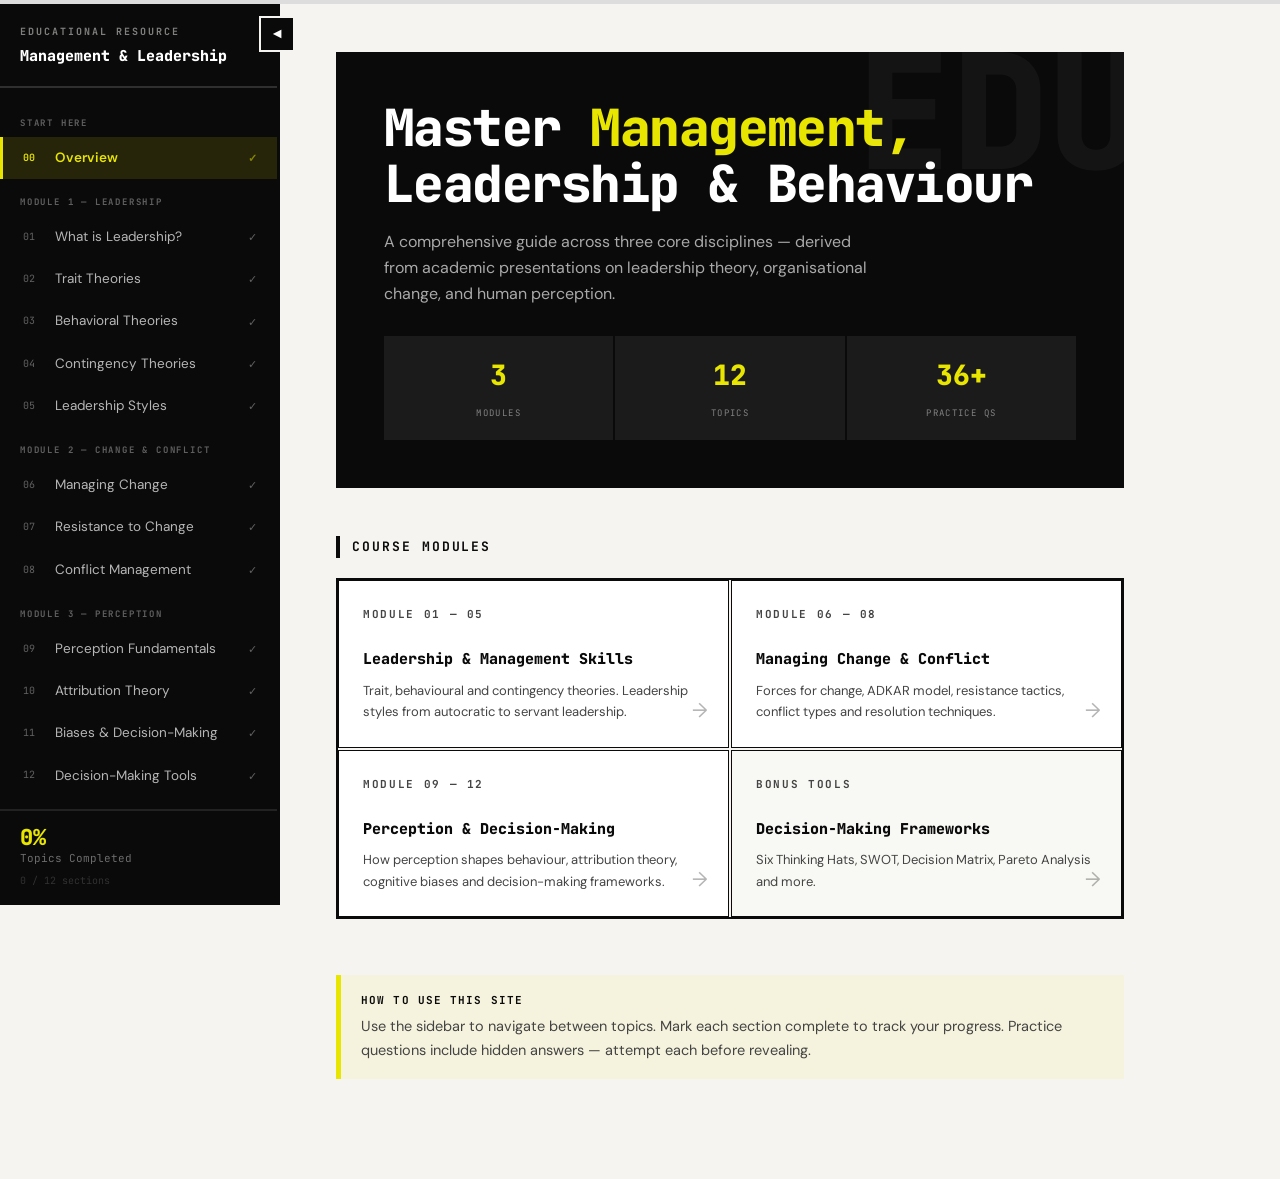
<file: educational-site (1).html>
<!DOCTYPE html>
<html lang="en">
<head>
<meta charset="UTF-8">
<meta name="viewport" content="width=device-width, initial-scale=1.0">
<title>Management & Leadership — Educational Resource</title>
<link rel="preconnect" href="https://fonts.googleapis.com">
<link href="https://fonts.googleapis.com/css2?family=JetBrains+Mono:wght@400;600;700;800&family=DM+Sans:ital,wght@0,300;0,400;0,500;0,600;1,300&display=swap" rel="stylesheet">
<style>
  :root {
    --bg: #F5F4F0;
    --ink: #0A0A0A;
    --ink-muted: #444;
    --border: #0A0A0A;
    --accent: #0A0A0A;
    --highlight: #E8E500;
    --card-bg: #FFFFFF;
    --sidebar-w: 280px;
    --progress-h: 4px;
    --radius: 0px;
    --mono: 'JetBrains Mono', monospace;
    --body: 'DM Sans', sans-serif;
  }

  *, *::before, *::after { box-sizing: border-box; margin: 0; padding: 0; }

  html { scroll-behavior: smooth; }

  body {
    background: var(--bg);
    color: var(--ink);
    font-family: var(--body);
    font-size: 16px;
    line-height: 1.65;
    min-height: 100vh;
  }

  /* ─── PROGRESS BAR ─────────────────────────── */
  #progress-track {
    position: fixed;
    top: 0; left: 0; right: 0;
    height: var(--progress-h);
    background: #ddd;
    z-index: 9999;
  }
  #progress-bar {
    height: 100%;
    background: var(--ink);
    width: 0%;
    transition: width 0.2s ease;
  }

  /* ─── LAYOUT ──────────────────────────────── */
  #app { display: flex; min-height: 100vh; padding-top: var(--progress-h); }

  /* ─── SIDEBAR ─────────────────────────────── */
  #sidebar {
    width: var(--sidebar-w);
    min-height: 100vh;
    background: var(--ink);
    color: #F5F4F0;
    position: fixed;
    top: 0; left: 0;
    display: flex;
    flex-direction: column;
    border-right: 3px solid var(--ink);
    z-index: 1000;
    transform: translateX(0);
    transition: transform 0.3s cubic-bezier(.4,0,.2,1);
  }
  #sidebar.collapsed { transform: translateX(calc(-1 * var(--sidebar-w) + 48px)); }

  #sidebar-header {
    padding: 24px 20px 20px;
    border-bottom: 2px solid rgba(255,255,255,0.15);
  }
  #sidebar-header .site-label {
    font-family: var(--mono);
    font-size: 10px;
    font-weight: 700;
    letter-spacing: 0.2em;
    text-transform: uppercase;
    opacity: 0.5;
    display: block;
    margin-bottom: 6px;
  }
  #sidebar-header h1 {
    font-family: var(--mono);
    font-size: 15px;
    font-weight: 800;
    line-height: 1.3;
    color: #fff;
  }

  #sidebar-toggle {
    position: absolute;
    top: 16px;
    right: -18px;
    width: 36px; height: 36px;
    background: var(--ink);
    border: 2px solid var(--bg);
    color: #fff;
    cursor: pointer;
    display: flex; align-items: center; justify-content: center;
    font-family: var(--mono);
    font-size: 14px;
    font-weight: 700;
    z-index: 1001;
    transition: background 0.15s;
  }
  #sidebar-toggle:hover { background: #333; }

  #sidebar-nav { flex: 1; overflow-y: auto; padding: 12px 0; }
  #sidebar-nav::-webkit-scrollbar { width: 4px; }
  #sidebar-nav::-webkit-scrollbar-track { background: transparent; }
  #sidebar-nav::-webkit-scrollbar-thumb { background: rgba(255,255,255,0.2); }

  .nav-section-label {
    font-family: var(--mono);
    font-size: 9px;
    font-weight: 700;
    letter-spacing: 0.2em;
    text-transform: uppercase;
    color: rgba(255,255,255,0.35);
    padding: 16px 20px 6px;
  }

  .nav-item {
    display: flex;
    align-items: center;
    gap: 10px;
    padding: 10px 20px;
    cursor: pointer;
    transition: background 0.1s;
    border-left: 3px solid transparent;
    font-size: 13.5px;
    font-weight: 400;
    color: rgba(255,255,255,0.7);
    text-decoration: none;
  }
  .nav-item:hover { background: rgba(255,255,255,0.07); color: #fff; }
  .nav-item.active {
    background: rgba(232,229,0,0.12);
    border-left-color: var(--highlight);
    color: var(--highlight);
    font-weight: 600;
  }
  .nav-item .nav-num {
    font-family: var(--mono);
    font-size: 10px;
    opacity: 0.5;
    min-width: 22px;
  }
  .nav-item.active .nav-num { opacity: 1; }

  .nav-done { margin-left: auto; font-size: 11px; opacity: 0.5; }
  .nav-item.completed .nav-done { color: var(--highlight); opacity: 1; }

  #sidebar-stats {
    padding: 16px 20px;
    border-top: 2px solid rgba(255,255,255,0.1);
    font-family: var(--mono);
    font-size: 11px;
    color: rgba(255,255,255,0.4);
  }
  #sidebar-stats .stat-val {
    font-size: 22px;
    font-weight: 800;
    color: var(--highlight);
    display: block;
    line-height: 1;
  }

  /* ─── MAIN CONTENT ────────────────────────── */
  #main {
    margin-left: var(--sidebar-w);
    flex: 1;
    min-height: 100vh;
    transition: margin-left 0.3s cubic-bezier(.4,0,.2,1);
  }
  #main.expanded { margin-left: 48px; }

  /* ─── PAGE ────────────────────────────────── */
  .page { display: none; padding: 48px 56px 80px; max-width: 900px; }
  .page.active { display: block; }

  /* ─── PAGE HEADER ─────────────────────────── */
  .page-header {
    border-bottom: 3px solid var(--ink);
    padding-bottom: 28px;
    margin-bottom: 48px;
  }
  .topic-tag {
    font-family: var(--mono);
    font-size: 10px;
    font-weight: 700;
    letter-spacing: 0.18em;
    text-transform: uppercase;
    background: var(--ink);
    color: var(--highlight);
    display: inline-block;
    padding: 4px 10px;
    margin-bottom: 16px;
  }
  .page-header h2 {
    font-family: var(--mono);
    font-size: clamp(24px, 3.5vw, 38px);
    font-weight: 800;
    line-height: 1.15;
    letter-spacing: -0.02em;
    margin-bottom: 12px;
  }
  .page-header p.lead {
    font-size: 17px;
    color: var(--ink-muted);
    max-width: 650px;
    font-weight: 300;
  }

  /* ─── SECTION ─────────────────────────────── */
  .section { margin-bottom: 56px; }
  .section h3 {
    font-family: var(--mono);
    font-size: 13px;
    font-weight: 700;
    letter-spacing: 0.15em;
    text-transform: uppercase;
    border-left: 4px solid var(--ink);
    padding-left: 12px;
    margin-bottom: 20px;
    color: var(--ink);
  }
  .section h4 {
    font-family: var(--mono);
    font-size: 16px;
    font-weight: 700;
    margin: 24px 0 10px;
    color: var(--ink);
  }
  .section p { color: var(--ink-muted); margin-bottom: 14px; font-size: 15.5px; }
  .section ul, .section ol {
    padding-left: 24px;
    color: var(--ink-muted);
    margin-bottom: 14px;
  }
  .section li { margin-bottom: 6px; font-size: 15px; }
  .section li strong { color: var(--ink); }

  /* ─── CARD GRID ───────────────────────────── */
  .card-grid {
    display: grid;
    grid-template-columns: repeat(auto-fill, minmax(220px, 1fr));
    gap: 2px;
    margin-bottom: 32px;
    border: 2px solid var(--ink);
  }
  .card {
    background: var(--card-bg);
    padding: 20px;
    border: 1px solid var(--ink);
    position: relative;
  }
  .card-label {
    font-family: var(--mono);
    font-size: 9px;
    font-weight: 700;
    letter-spacing: 0.18em;
    text-transform: uppercase;
    color: var(--ink-muted);
    display: block;
    margin-bottom: 8px;
  }
  .card h5 {
    font-family: var(--mono);
    font-size: 14px;
    font-weight: 700;
    margin-bottom: 8px;
    color: var(--ink);
  }
  .card p { font-size: 13.5px; color: var(--ink-muted); margin: 0; }
  .card.accent { background: var(--ink); color: #fff; }
  .card.accent h5, .card.accent p { color: #fff; }
  .card.accent .card-label { color: var(--highlight); }
  .card.highlight { background: var(--highlight); }
  .card.highlight h5, .card.highlight p { color: var(--ink); }

  /* ─── DIAGRAM BOXES ───────────────────────── */
  .diagram {
    border: 2px solid var(--ink);
    background: #fff;
    padding: 28px;
    margin: 28px 0;
    position: relative;
  }
  .diagram-title {
    font-family: var(--mono);
    font-size: 10px;
    font-weight: 700;
    letter-spacing: 0.15em;
    text-transform: uppercase;
    position: absolute;
    top: -12px;
    left: 16px;
    background: var(--bg);
    padding: 0 8px;
  }
  .flow {
    display: flex;
    align-items: center;
    gap: 0;
    flex-wrap: wrap;
    margin: 16px 0;
  }
  .flow-box {
    flex: 1;
    min-width: 120px;
    background: var(--ink);
    color: #fff;
    padding: 12px 14px;
    font-family: var(--mono);
    font-size: 12px;
    font-weight: 600;
    text-align: center;
    border: 2px solid var(--ink);
  }
  .flow-box.light { background: #fff; color: var(--ink); }
  .flow-arrow {
    font-family: var(--mono);
    font-size: 20px;
    padding: 0 8px;
    color: var(--ink);
    font-weight: 700;
  }
  .matrix-2x2 {
    display: grid;
    grid-template-columns: 1fr 1fr;
    gap: 2px;
    border: 2px solid var(--ink);
    margin: 16px 0;
  }
  .matrix-cell {
    padding: 16px;
    background: #fff;
    font-size: 13.5px;
  }
  .matrix-cell.header {
    background: var(--ink);
    color: var(--highlight);
    font-family: var(--mono);
    font-size: 11px;
    font-weight: 700;
    letter-spacing: 0.1em;
    text-align: center;
  }
  .matrix-cell strong { display: block; font-family: var(--mono); font-size: 13px; margin-bottom: 4px; }

  /* ─── TABLE ───────────────────────────────── */
  .data-table {
    width: 100%;
    border-collapse: collapse;
    border: 2px solid var(--ink);
    margin: 20px 0;
    font-size: 14px;
  }
  .data-table th {
    background: var(--ink);
    color: var(--highlight);
    font-family: var(--mono);
    font-size: 10px;
    font-weight: 700;
    letter-spacing: 0.15em;
    text-transform: uppercase;
    padding: 10px 14px;
    text-align: left;
    border: 1px solid rgba(255,255,255,0.1);
  }
  .data-table td {
    padding: 10px 14px;
    border: 1px solid #ddd;
    color: var(--ink-muted);
    vertical-align: top;
  }
  .data-table tr:nth-child(even) td { background: rgba(0,0,0,0.02); }

  /* ─── CASE STUDY ──────────────────────────── */
  .case-study {
    border: 2px solid var(--ink);
    margin: 32px 0;
    position: relative;
  }
  .case-study-header {
    background: var(--ink);
    color: var(--highlight);
    padding: 14px 20px;
    display: flex;
    align-items: center;
    gap: 12px;
  }
  .case-study-header .cs-tag {
    font-family: var(--mono);
    font-size: 9px;
    font-weight: 700;
    letter-spacing: 0.2em;
    text-transform: uppercase;
    background: var(--highlight);
    color: var(--ink);
    padding: 3px 8px;
  }
  .case-study-header h4 {
    font-family: var(--mono);
    font-size: 14px;
    font-weight: 700;
    color: #fff;
    margin: 0;
  }
  .case-study-body { padding: 24px; }
  .case-study-body p { color: var(--ink-muted); margin-bottom: 12px; font-size: 15px; }
  .case-insight {
    background: var(--highlight);
    border-left: 4px solid var(--ink);
    padding: 14px 18px;
    margin-top: 16px;
  }
  .case-insight strong {
    font-family: var(--mono);
    font-size: 10px;
    font-weight: 700;
    letter-spacing: 0.15em;
    text-transform: uppercase;
    display: block;
    margin-bottom: 6px;
  }
  .case-insight p { color: var(--ink); margin: 0; font-size: 14px; }

  /* ─── ACCORDION ───────────────────────────── */
  .accordion { border: 2px solid var(--ink); margin: 24px 0; }
  .accordion-header {
    background: var(--card-bg);
    border-bottom: 2px solid var(--ink);
    padding: 16px 20px;
    display: flex;
    align-items: center;
    justify-content: space-between;
    cursor: pointer;
    user-select: none;
    transition: background 0.15s;
  }
  .accordion-header:hover { background: #f0f0ec; }
  .accordion-header.open { background: var(--ink); color: #fff; }
  .accordion-header h5 {
    font-family: var(--mono);
    font-size: 13px;
    font-weight: 700;
    color: inherit;
    margin: 0;
  }
  .accordion-header:last-child { border-bottom: none; }
  .accordion-toggle {
    font-family: var(--mono);
    font-size: 18px;
    font-weight: 700;
    transition: transform 0.2s;
    min-width: 20px;
    text-align: right;
  }
  .accordion-header.open .accordion-toggle { transform: rotate(45deg); }
  .accordion-body {
    display: none;
    padding: 20px;
    border-bottom: 2px solid var(--ink);
    background: #fff;
  }
  .accordion-body:last-child { border-bottom: none; }
  .accordion-body.open { display: block; }
  .accordion-body ol { padding-left: 20px; }
  .accordion-body li { margin-bottom: 10px; font-size: 14.5px; color: var(--ink-muted); }
  .answer-reveal {
    margin-top: 12px;
    padding: 12px 16px;
    background: var(--highlight);
    border: 2px solid var(--ink);
    display: none;
    font-size: 14px;
  }
  .answer-reveal.shown { display: block; }
  .btn-reveal {
    font-family: var(--mono);
    font-size: 11px;
    font-weight: 700;
    letter-spacing: 0.12em;
    text-transform: uppercase;
    border: 2px solid var(--ink);
    background: transparent;
    padding: 7px 14px;
    cursor: pointer;
    margin-top: 12px;
    transition: all 0.15s;
  }
  .btn-reveal:hover { background: var(--ink); color: #fff; }

  /* ─── BADGE / TAG ─────────────────────────── */
  .tag {
    display: inline-block;
    font-family: var(--mono);
    font-size: 10px;
    font-weight: 700;
    letter-spacing: 0.1em;
    text-transform: uppercase;
    border: 1.5px solid var(--ink);
    padding: 3px 8px;
    margin: 3px 3px 3px 0;
    color: var(--ink);
  }
  .tag.filled { background: var(--ink); color: var(--bg); }

  /* ─── CALLOUT ─────────────────────────────── */
  .callout {
    border-left: 5px solid var(--ink);
    background: #fff;
    padding: 16px 20px;
    margin: 20px 0;
  }
  .callout.warn { border-color: #E85D04; background: #fff8f5; }
  .callout.tip { border-color: var(--highlight); background: rgba(232,229,0,0.08); }
  .callout strong { font-family: var(--mono); font-size: 11px; letter-spacing: 0.1em; text-transform: uppercase; display: block; margin-bottom: 6px; }
  .callout p { margin: 0; font-size: 14.5px; color: var(--ink-muted); }

  /* ─── HERO (HOME) ─────────────────────────── */
  #page-home .hero {
    background: var(--ink);
    color: #fff;
    padding: 48px;
    margin-bottom: 48px;
    position: relative;
    overflow: hidden;
  }
  #page-home .hero::before {
    content: 'EDU';
    position: absolute;
    right: -20px; top: -20px;
    font-family: var(--mono);
    font-size: 160px;
    font-weight: 800;
    opacity: 0.04;
    color: #fff;
    pointer-events: none;
    line-height: 1;
  }
  #page-home .hero h2 {
    font-family: var(--mono);
    font-size: clamp(28px, 4vw, 52px);
    font-weight: 800;
    letter-spacing: -0.03em;
    line-height: 1.1;
    margin-bottom: 16px;
  }
  #page-home .hero h2 span { color: var(--highlight); }
  #page-home .hero p { color: rgba(255,255,255,0.65); font-size: 16px; max-width: 500px; margin-bottom: 28px; }
  .hero-stats {
    display: grid;
    grid-template-columns: repeat(3, 1fr);
    gap: 2px;
    margin-top: 0;
  }
  .hero-stat {
    background: rgba(255,255,255,0.07);
    padding: 16px;
    text-align: center;
  }
  .hero-stat .num {
    font-family: var(--mono);
    font-size: 28px;
    font-weight: 800;
    color: var(--highlight);
    display: block;
  }
  .hero-stat .lbl {
    font-family: var(--mono);
    font-size: 9px;
    letter-spacing: 0.15em;
    text-transform: uppercase;
    color: rgba(255,255,255,0.45);
  }
  .module-list {
    display: grid;
    grid-template-columns: 1fr 1fr;
    gap: 2px;
    border: 2px solid var(--ink);
  }
  .module-card {
    background: #fff;
    padding: 24px;
    cursor: pointer;
    transition: background 0.15s;
    border: 1px solid var(--ink);
    position: relative;
  }
  .module-card:hover { background: var(--highlight); }
  .module-card .mc-num {
    font-family: var(--mono);
    font-size: 11px;
    font-weight: 700;
    letter-spacing: 0.15em;
    color: var(--ink-muted);
    display: block;
    margin-bottom: 8px;
  }
  .module-card h4 {
    font-family: var(--mono);
    font-size: 15px;
    font-weight: 800;
    margin-bottom: 8px;
    color: var(--ink);
  }
  .module-card p { font-size: 13px; color: var(--ink-muted); margin: 0; }
  .module-card .mc-arrow {
    position: absolute;
    right: 20px; bottom: 20px;
    font-size: 20px;
    opacity: 0.3;
  }

  /* ─── HAT GRID (6 Thinking Hats) ──────────── */
  .hat-grid {
    display: grid;
    grid-template-columns: repeat(3, 1fr);
    gap: 2px;
    border: 2px solid var(--ink);
    margin: 20px 0;
  }
  .hat-card {
    padding: 18px;
    border: 1px solid var(--ink);
  }
  .hat-card .hat-icon { font-size: 24px; margin-bottom: 8px; }
  .hat-card .hat-name {
    font-family: var(--mono);
    font-size: 12px;
    font-weight: 800;
    margin-bottom: 6px;
  }
  .hat-card p { font-size: 13px; color: var(--ink-muted); margin: 0; }
  .hat-white { background: #f9f9f9; }
  .hat-yellow { background: #fffacc; }
  .hat-black { background: #1a1a1a; color: #fff; }
  .hat-black .hat-name, .hat-black p { color: rgba(255,255,255,0.85); }
  .hat-red { background: #fff0f0; }
  .hat-green { background: #f0fff4; }
  .hat-blue { background: #f0f4ff; }

  /* ─── SPECTRUM BAR ─────────────────────────── */
  .spectrum {
    display: flex;
    height: 48px;
    border: 2px solid var(--ink);
    overflow: hidden;
    margin: 16px 0;
  }
  .spectrum-seg {
    flex: 1;
    display: flex;
    align-items: center;
    justify-content: center;
    font-family: var(--mono);
    font-size: 10px;
    font-weight: 700;
    letter-spacing: 0.08em;
    text-transform: uppercase;
    border-right: 1px solid rgba(0,0,0,0.2);
  }
  .spectrum-seg:last-child { border-right: none; }

  /* ─── MARK COMPLETE BTN ───────────────────── */
  .mark-complete-bar {
    display: flex;
    align-items: center;
    gap: 16px;
    margin-top: 48px;
    padding-top: 28px;
    border-top: 2px solid var(--ink);
  }
  .btn-complete {
    font-family: var(--mono);
    font-size: 11px;
    font-weight: 800;
    letter-spacing: 0.15em;
    text-transform: uppercase;
    background: var(--ink);
    color: var(--highlight);
    border: 2px solid var(--ink);
    padding: 12px 24px;
    cursor: pointer;
    transition: all 0.15s;
    flex-shrink: 0;
  }
  .btn-complete:hover { background: #333; }
  .btn-complete.done { background: var(--highlight); color: var(--ink); border-color: var(--ink); }
  .complete-msg { font-family: var(--mono); font-size: 12px; color: var(--ink-muted); }

  /* ─── MOBILE ──────────────────────────────── */
  #hamburger {
    display: none;
    position: fixed;
    top: 8px; left: 8px;
    z-index: 2000;
    background: var(--ink);
    color: #fff;
    border: none;
    width: 40px; height: 40px;
    font-size: 18px;
    cursor: pointer;
    align-items: center;
    justify-content: center;
    font-family: var(--mono);
  }
  #overlay {
    display: none;
    position: fixed;
    inset: 0;
    background: rgba(0,0,0,0.5);
    z-index: 900;
  }
  @media (max-width: 768px) {
    #hamburger { display: flex; }
    #sidebar {
      transform: translateX(-100%);
      z-index: 1500;
    }
    #sidebar.mobile-open { transform: translateX(0); }
    #sidebar.collapsed { transform: translateX(-100%); }
    #main { margin-left: 0 !important; }
    .page { padding: 56px 20px 60px; }
    .card-grid { grid-template-columns: 1fr; }
    .module-list { grid-template-columns: 1fr; }
    .hat-grid { grid-template-columns: 1fr 1fr; }
    .hero-stats { grid-template-columns: 1fr; }
    #sidebar-toggle { display: none; }
    #overlay.show { display: block; }
    .flow { flex-direction: column; }
    .flow-arrow { transform: rotate(90deg); }
  }
</style>
</head>
<body>

<div id="progress-track"><div id="progress-bar"></div></div>

<button id="hamburger" onclick="toggleMobile()">☰</button>
<div id="overlay" onclick="closeMobile()"></div>

<div id="app">

<!-- ─── SIDEBAR ──────────────────────────────── -->
<nav id="sidebar">
  <button id="sidebar-toggle" onclick="toggleSidebar()" title="Toggle sidebar">◀</button>
  <div id="sidebar-header">
    <span class="site-label">Educational Resource</span>
    <h1>Management &amp; Leadership</h1>
  </div>
  <div id="sidebar-nav">
    <div class="nav-section-label">Start Here</div>
    <div class="nav-item active" onclick="showPage('home')" data-page="home">
      <span class="nav-num">00</span> Overview
      <span class="nav-done">✓</span>
    </div>

    <div class="nav-section-label">Module 1 — Leadership</div>
    <div class="nav-item" onclick="showPage('l1')" data-page="l1">
      <span class="nav-num">01</span> What is Leadership?
      <span class="nav-done">✓</span>
    </div>
    <div class="nav-item" onclick="showPage('l2')" data-page="l2">
      <span class="nav-num">02</span> Trait Theories
      <span class="nav-done">✓</span>
    </div>
    <div class="nav-item" onclick="showPage('l3')" data-page="l3">
      <span class="nav-num">03</span> Behavioral Theories
      <span class="nav-done">✓</span>
    </div>
    <div class="nav-item" onclick="showPage('l4')" data-page="l4">
      <span class="nav-num">04</span> Contingency Theories
      <span class="nav-done">✓</span>
    </div>
    <div class="nav-item" onclick="showPage('l5')" data-page="l5">
      <span class="nav-num">05</span> Leadership Styles
      <span class="nav-done">✓</span>
    </div>

    <div class="nav-section-label">Module 2 — Change &amp; Conflict</div>
    <div class="nav-item" onclick="showPage('c1')" data-page="c1">
      <span class="nav-num">06</span> Managing Change
      <span class="nav-done">✓</span>
    </div>
    <div class="nav-item" onclick="showPage('c2')" data-page="c2">
      <span class="nav-num">07</span> Resistance to Change
      <span class="nav-done">✓</span>
    </div>
    <div class="nav-item" onclick="showPage('c3')" data-page="c3">
      <span class="nav-num">08</span> Conflict Management
      <span class="nav-done">✓</span>
    </div>

    <div class="nav-section-label">Module 3 — Perception</div>
    <div class="nav-item" onclick="showPage('p1')" data-page="p1">
      <span class="nav-num">09</span> Perception Fundamentals
      <span class="nav-done">✓</span>
    </div>
    <div class="nav-item" onclick="showPage('p2')" data-page="p2">
      <span class="nav-num">10</span> Attribution Theory
      <span class="nav-done">✓</span>
    </div>
    <div class="nav-item" onclick="showPage('p3')" data-page="p3">
      <span class="nav-num">11</span> Biases &amp; Decision-Making
      <span class="nav-done">✓</span>
    </div>
    <div class="nav-item" onclick="showPage('p4')" data-page="p4">
      <span class="nav-num">12</span> Decision-Making Tools
      <span class="nav-done">✓</span>
    </div>
  </div>
  <div id="sidebar-stats">
    <span class="stat-val" id="stat-pct">0%</span>
    Topics Completed
    <div style="margin-top:6px; font-size:10px; opacity:0.4;" id="stat-count">0 / 12 sections</div>
  </div>
</nav>

<!-- ─── MAIN ─────────────────────────────────── -->
<main id="main">

<!-- ══ HOME ══════════════════════════════════ -->
<div id="page-home" class="page active">
  <div class="hero">
    <h2>Master <span>Management,</span><br>Leadership &amp; Behaviour</h2>
    <p>A comprehensive guide across three core disciplines — derived from academic presentations on leadership theory, organisational change, and human perception.</p>
    <div class="hero-stats">
      <div class="hero-stat"><span class="num">3</span><span class="lbl">Modules</span></div>
      <div class="hero-stat"><span class="num">12</span><span class="lbl">Topics</span></div>
      <div class="hero-stat"><span class="num">36+</span><span class="lbl">Practice Qs</span></div>
    </div>
  </div>

  <div class="section">
    <h3>Course Modules</h3>
    <div class="module-list">
      <div class="module-card" onclick="showPage('l1')">
        <span class="mc-num">MODULE 01 — 05</span>
        <h4>Leadership &amp; Management Skills</h4>
        <p>Trait, behavioural and contingency theories. Leadership styles from autocratic to servant leadership.</p>
        <span class="mc-arrow">→</span>
      </div>
      <div class="module-card" onclick="showPage('c1')">
        <span class="mc-num">MODULE 06 — 08</span>
        <h4>Managing Change &amp; Conflict</h4>
        <p>Forces for change, ADKAR model, resistance tactics, conflict types and resolution techniques.</p>
        <span class="mc-arrow">→</span>
      </div>
      <div class="module-card" onclick="showPage('p1')">
        <span class="mc-num">MODULE 09 — 12</span>
        <h4>Perception &amp; Decision-Making</h4>
        <p>How perception shapes behaviour, attribution theory, cognitive biases and decision-making frameworks.</p>
        <span class="mc-arrow">→</span>
      </div>
      <div class="module-card" onclick="showPage('p4')" style="background:#f8f8f4;">
        <span class="mc-num">BONUS TOOLS</span>
        <h4>Decision-Making Frameworks</h4>
        <p>Six Thinking Hats, SWOT, Decision Matrix, Pareto Analysis and more.</p>
        <span class="mc-arrow">→</span>
      </div>
    </div>
  </div>

  <div class="callout tip">
    <strong>How to Use This Site</strong>
    <p>Use the sidebar to navigate between topics. Mark each section complete to track your progress. Practice questions include hidden answers — attempt each before revealing.</p>
  </div>
</div>

<!-- ══ L1: WHAT IS LEADERSHIP ════════════════ -->
<div id="page-l1" class="page">
  <div class="page-header">
    <span class="topic-tag">Module 01 · Leadership</span>
    <h2>What Is Leadership?</h2>
    <p class="lead">Understanding the distinction between leadership and management, and the roles each plays in organisational success.</p>
  </div>

  <div class="section">
    <h3>Core Definitions</h3>
    <div class="card-grid">
      <div class="card accent">
        <span class="card-label">Leadership</span>
        <h5>Influence Toward Goals</h5>
        <p>The ability to influence a group toward the achievement of a shared vision or set of goals.</p>
      </div>
      <div class="card">
        <span class="card-label">Management</span>
        <h5>Authority &amp; Compliance</h5>
        <p>Use of authority inherent in a designated formal rank to obtain compliance from organisational members.</p>
      </div>
    </div>

    <div class="diagram">
      <span class="diagram-title">Roles of Leaders vs Managers</span>
      <div class="flow" style="margin-top:20px;">
        <div class="flow-box">Establish<br>Organisational Vision</div>
        <div class="flow-arrow">→</div>
        <div class="flow-box light">Formulate Strategy<br>for Vision</div>
        <div class="flow-arrow">→</div>
        <div class="flow-box">Implement<br>Strategy</div>
      </div>
      <div style="display:flex; gap:40px; margin-top:12px; font-family:var(--mono); font-size:11px; font-weight:700; letter-spacing:0.1em; text-transform:uppercase; color:var(--ink-muted);">
        <span>← Leader's Role</span>
        <span style="margin-left:auto;">Manager's Role →</span>
      </div>
    </div>

    <p>While leadership focuses on setting direction and inspiring followers, management concentrates on executing processes and maintaining order. Effective organisations need both — visionary leaders AND competent managers.</p>
  </div>

  <div class="section">
    <h3>Leadership Theory Overview</h3>
    <p>Leadership research has evolved through four major paradigms:</p>
    <div class="card-grid">
      <div class="card">
        <span class="card-label">Era 1</span>
        <h5>Trait Theories</h5>
        <p>Leaders are born with innate qualities that differentiate them.</p>
      </div>
      <div class="card">
        <span class="card-label">Era 2</span>
        <h5>Behavioural Theories</h5>
        <p>Leadership behaviours can be learned and taught.</p>
      </div>
      <div class="card">
        <span class="card-label">Era 3</span>
        <h5>Contingency Theories</h5>
        <p>Effective leadership depends on situational context.</p>
      </div>
      <div class="card highlight">
        <span class="card-label">Era 4</span>
        <h5>Contemporary Issues</h5>
        <p>Transformational, servant, charismatic leadership styles.</p>
      </div>
    </div>
  </div>

  <div class="case-study">
    <div class="case-study-header">
      <span class="cs-tag">Case Study</span>
      <h4>Satya Nadella at Microsoft</h4>
    </div>
    <div class="case-study-body">
      <p>When Satya Nadella became CEO of Microsoft in 2014, the company was widely regarded as stagnating — a tech giant losing relevance. As a leader (not just a manager), Nadella articulated a new vision: "Mobile-first, cloud-first world." He shifted the culture from a "know-it-all" to a "learn-it-all" mindset.</p>
      <p>His management team then implemented this vision operationally — restructuring divisions, pivoting Azure, and acquiring GitHub. The result: Microsoft's market capitalisation grew from ~$300 billion to over $2 trillion under his tenure.</p>
      <div class="case-insight">
        <strong>Key Insight</strong>
        <p>Nadella demonstrated that leadership (vision + culture shift) and management (execution + resource allocation) must work in tandem. Neither alone would have achieved the turnaround.</p>
      </div>
    </div>
  </div>

  <div class="section">
    <h3>Practice Questions</h3>
    <div class="accordion">
      <div class="accordion-header" onclick="toggleAccordion(this)">
        <h5>Q1. What is the fundamental difference between leadership and management?</h5>
        <span class="accordion-toggle">+</span>
      </div>
      <div class="accordion-body">
        <p>Leadership involves <strong>influencing</strong> others toward a goal — it is about inspiration, vision, and direction. Management involves using <strong>formal authority</strong> to obtain compliance — it is about planning, organising, and controlling resources.</p>
        <p>A key distinction: you can be a manager without being a leader (authority without influence) or a leader without being a manager (influence without formal power).</p>
      </div>
      <div class="accordion-header" onclick="toggleAccordion(this)">
        <h5>Q2. Can a person be both a leader and a manager simultaneously? Justify.</h5>
        <span class="accordion-toggle">+</span>
      </div>
      <div class="accordion-body">
        <p>Yes. The most effective organisational figures combine both. They use their positional authority (management) while simultaneously inspiring and influencing their teams (leadership). Research suggests that organisations with leader-managers outperform those with only one or the other.</p>
      </div>
      <div class="accordion-header" onclick="toggleAccordion(this)">
        <h5>Q3. Why did early leadership theories focus on traits rather than behaviours?</h5>
        <span class="accordion-toggle">+</span>
      </div>
      <div class="accordion-body">
        <p>Early researchers assumed leadership was an innate quality — that great leaders were "born, not made." By studying historical leaders, they tried to identify common personality attributes. This was largely a reflection of the scientific methods of the time, which focused on selection (finding the right person) rather than development (training people to lead).</p>
      </div>
    </div>
  </div>

  <div class="mark-complete-bar">
    <button class="btn-complete" onclick="markComplete('l1', this)">Mark as Complete</button>
    <span class="complete-msg">Mark this topic done to track your progress.</span>
  </div>
</div>

<!-- ══ L2: TRAIT THEORIES ═════════════════════ -->
<div id="page-l2" class="page">
  <div class="page-header">
    <span class="topic-tag">Module 02 · Leadership</span>
    <h2>Trait Theories of Leadership</h2>
    <p class="lead">Examining the personality, social, and intellectual characteristics that differentiate leaders from non-leaders.</p>
  </div>

  <div class="section">
    <h3>Core Premise</h3>
    <p>Trait theories propose that certain innate characteristics make individuals natural leaders. Researchers sought to identify a universal set of traits by studying historically successful leaders.</p>
    <div class="callout">
      <strong>Key Assumption</strong>
      <p><em>"Leaders are born, not made."</em> — The goal is to <strong>select</strong> leaders based on traits, not develop them through training.</p>
    </div>
  </div>

  <div class="section">
    <h3>Core Leadership Traits</h3>
    <div class="card-grid">
      <div class="card"><h5>Ambition &amp; Energy</h5><p>Drive to achieve and the stamina to persist through challenges.</p></div>
      <div class="card"><h5>Desire to Lead</h5><p>Genuine motivation to take charge and direct others.</p></div>
      <div class="card"><h5>Honesty &amp; Integrity</h5><p>Consistent trustworthiness that builds follower confidence.</p></div>
      <div class="card"><h5>Self-Confidence</h5><p>Belief in one's own judgement and abilities.</p></div>
      <div class="card"><h5>Intelligence</h5><p>Ability to gather, analyse and interpret complex information.</p></div>
      <div class="card"><h5>High Self-Monitoring</h5><p>Ability to adapt one's behaviour to different social contexts.</p></div>
      <div class="card highlight"><h5>Job-Relevant Knowledge</h5><p>Deep domain expertise that enables sound decision-making.</p></div>
    </div>
    <p>Additionally, the Big Five personality traits (particularly <strong>Extraversion</strong>, <strong>Conscientiousness</strong>, and <strong>Openness</strong>) show consistent correlations with leadership emergence.</p>
  </div>

  <div class="section">
    <h3>Limitations of Trait Theory</h3>
    <div class="callout warn">
      <strong>Critical Limitation</strong>
      <p>No universal traits have been found that predict leadership success <em>across all situations</em>. Traits that make someone an effective CEO may be irrelevant — or even harmful — for a frontline team leader.</p>
    </div>
    <ul>
      <li>Traits do not generalise across contexts</li>
      <li>Unclear causal relationship — do traits create leaders, or does leading develop traits?</li>
      <li>Better at predicting <em>leader emergence</em> (who gets promoted) than <em>leader effectiveness</em> (who achieves results)</li>
      <li>Ignores the influence of followers and the environment</li>
    </ul>
  </div>

  <div class="case-study">
    <div class="case-study-header">
      <span class="cs-tag">Case Study</span>
      <h4>Indra Nooyi — PepsiCo CEO (2006–2018)</h4>
    </div>
    <div class="case-study-body">
      <p>Indra Nooyi exemplifies several core leadership traits. Her exceptional intelligence was evident from her academic record; her ambition drove PepsiCo's revenue from $35B to $63.5B. Her integrity — she regularly wrote personal letters to parents of her top executives — built deep loyalty. Her "Performance with Purpose" vision demonstrated high job-relevant knowledge and strategic foresight.</p>
      <p>However, the Trait limitation is also visible: Nooyi's intensely strategic style worked at the executive level but reportedly created distance from operational teams, illustrating how traits effective in one context may be less so in another.</p>
      <div class="case-insight">
        <strong>Key Insight</strong>
        <p>Nooyi possessed most classical leadership traits, but her effectiveness varied by organisational context — supporting the critique that traits alone do not guarantee situational leadership success.</p>
      </div>
    </div>
  </div>

  <div class="section">
    <h3>Practice Questions</h3>
    <div class="accordion">
      <div class="accordion-header" onclick="toggleAccordion(this)">
        <h5>Q1. List and explain any four key traits associated with effective leadership.</h5>
        <span class="accordion-toggle">+</span>
      </div>
      <div class="accordion-body">
        <p><strong>1. Ambition and Energy:</strong> Effective leaders show a strong drive to achieve goals and maintain the stamina to persist.</p>
        <p><strong>2. Honesty and Integrity:</strong> They consistently align their words and actions, creating trust among followers.</p>
        <p><strong>3. Self-Confidence:</strong> They trust their judgment, which helps followers feel secure in uncertain situations.</p>
        <p><strong>4. Intelligence:</strong> They quickly process information to make sound decisions and adapt strategies.</p>
      </div>
      <div class="accordion-header" onclick="toggleAccordion(this)">
        <h5>Q2. Why is trait theory considered an incomplete explanation of leadership?</h5>
        <span class="accordion-toggle">+</span>
      </div>
      <div class="accordion-body">
        <p>Trait theory is incomplete because: (a) no single set of traits works universally, (b) it ignores situational factors, (c) it predicts who <em>becomes</em> a leader, not who <em>succeeds</em> as one, and (d) it cannot explain why some trait-rich individuals fail while others without those traits succeed in certain contexts.</p>
      </div>
      <div class="accordion-header" onclick="toggleAccordion(this)">
        <h5>Q3. Is the assumption "leaders are born" valid in modern organisations?</h5>
        <span class="accordion-toggle">+</span>
      </div>
      <div class="accordion-body">
        <p>No, this is largely outdated. Modern research and practice show leadership can be developed. Traits may provide a foundation, but behaviours, skills, emotional intelligence and adaptability can be taught. Most leadership development programmes explicitly reject the "born leader" premise, investing heavily in coaching and mentoring instead.</p>
      </div>
    </div>
  </div>

  <div class="mark-complete-bar">
    <button class="btn-complete" onclick="markComplete('l2', this)">Mark as Complete</button>
    <span class="complete-msg">Mark this topic done to track your progress.</span>
  </div>
</div>

<!-- ══ L3: BEHAVIOURAL THEORIES ══════════════ -->
<div id="page-l3" class="page">
  <div class="page-header">
    <span class="topic-tag">Module 03 · Leadership</span>
    <h2>Behavioural Theories of Leadership</h2>
    <p class="lead">Leadership can be taught — effective leaders are distinguished by what they <em>do</em>, not who they are.</p>
  </div>

  <div class="section">
    <h3>Core Premise</h3>
    <div class="callout tip">
      <strong>Key Shift</strong>
      <p>From <em>"Who are leaders?"</em> (traits) to <em>"What do leaders do?"</em> (behaviours). This opened the door to leadership development through training.</p>
    </div>
    <p>Two landmark research programmes — the <strong>Ohio State Studies</strong> and the <strong>University of Michigan Studies</strong> — independently identified two fundamental dimensions of leader behaviour that remain influential today.</p>
  </div>

  <div class="section">
    <h3>Ohio State Studies — Two Dimensions</h3>
    <div class="card-grid">
      <div class="card accent">
        <span class="card-label">Dimension 1</span>
        <h5>Initiating Structure</h5>
        <p>Extent to which a leader defines their role and subordinates' roles in pursuit of goal attainment. Task-focused behaviour: assigning tasks, setting deadlines, specifying procedures.</p>
      </div>
      <div class="card">
        <span class="card-label">Dimension 2</span>
        <h5>Consideration</h5>
        <p>Extent to which a leader builds job relationships characterised by mutual trust, respect for ideas, and regard for feelings. People-focused behaviour.</p>
      </div>
    </div>
    <p>These two dimensions are <strong>independent</strong> — a leader can be high on both, low on both, or high on one and low on the other.</p>
  </div>

  <div class="section">
    <h3>University of Michigan Studies</h3>
    <div class="card-grid">
      <div class="card">
        <span class="card-label">Michigan — Type 1</span>
        <h5>Employee-Oriented Leader</h5>
        <p>Emphasises interpersonal relations; takes personal interest in employee needs; accepts individual differences. Correlates with higher group productivity and satisfaction.</p>
      </div>
      <div class="card accent">
        <span class="card-label">Michigan — Type 2</span>
        <h5>Production-Oriented Leader</h5>
        <p>Emphasises technical or task aspects of the job. Treats employees as means to accomplish work goals.</p>
      </div>
    </div>
  </div>

  <div class="section">
    <h3>The Managerial Grid (Blake &amp; Mouton)</h3>
    <div class="diagram">
      <span class="diagram-title">Blake &amp; Mouton Managerial Grid</span>
      <div class="matrix-2x2" style="margin-top:20px;">
        <div class="matrix-cell header">HIGH PEOPLE<br>LOW TASK</div>
        <div class="matrix-cell header" style="background:#333;">HIGH PEOPLE<br>HIGH TASK ★</div>
        <div class="matrix-cell">
          <strong>Country Club (1,9)</strong>
          Thoughtful attention to needs; comfortable pace. Low production focus.
        </div>
        <div class="matrix-cell" style="background:#fffde7;">
          <strong>Team Leader (9,9)</strong>
          Work accomplished by committed people; interdependence; trust and respect.
        </div>
        <div class="matrix-cell" style="background:#f5f5f5;">
          <strong>Impoverished (1,1)</strong>
          Minimum effort to sustain membership. Avoids trouble.
        </div>
        <div class="matrix-cell">
          <strong>Authority-Compliance (9,1)</strong>
          Production efficiency; human element interferes minimally.
        </div>
        <div class="matrix-cell header">LOW PEOPLE<br>LOW TASK</div>
        <div class="matrix-cell header">LOW PEOPLE<br>HIGH TASK</div>
      </div>
      <p style="font-size:12px; color:var(--ink-muted); margin-top:8px;">★ Team Leader (9,9) is considered the ideal style by Blake &amp; Mouton.</p>
    </div>
  </div>

  <div class="section">
    <h3>Limitation of Behavioural Approach</h3>
    <p>Behavioural theories assume there is one best style, but research has not confirmed this universally. Effective behaviours in a startup may differ from those in a military context. This gap led to <strong>contingency theories</strong>.</p>
  </div>

  <div class="case-study">
    <div class="case-study-header">
      <span class="cs-tag">Case Study</span>
      <h4>Southwest Airlines — Herb Kelleher's (9,9) Leadership</h4>
    </div>
    <div class="case-study-body">
      <p>Herb Kelleher, co-founder of Southwest Airlines, exemplified the 9,9 "Team Leader" style. He was famous for being intensely task-focused (Southwest consistently ranked first in on-time performance) while simultaneously being deeply people-oriented — he memorised employees' names, worked baggage loading on holidays, and wrote personal notes to staff.</p>
      <p>Southwest's remarkable 47 consecutive years of profitability (unmatched in the airline industry) is partly attributed to this dual-dimension leadership, which drove both operational excellence and exceptional employee loyalty.</p>
      <div class="case-insight">
        <strong>Key Insight</strong>
        <p>High task AND high people focus is not contradictory. Kelleher demonstrated that caring deeply about employees and demanding high operational performance reinforce each other.</p>
      </div>
    </div>
  </div>

  <div class="section">
    <h3>Practice Questions</h3>
    <div class="accordion">
      <div class="accordion-header" onclick="toggleAccordion(this)">
        <h5>Q1. Compare Initiating Structure and Consideration as leadership behaviours.</h5>
        <span class="accordion-toggle">+</span>
      </div>
      <div class="accordion-body">
        <p><strong>Initiating Structure</strong> is task-oriented — the leader defines roles, sets goals, organises work, and establishes deadlines. <strong>Consideration</strong> is relationship-oriented — the leader focuses on employee wellbeing, mutual respect, and trust. Ohio State research found these are independent dimensions, not opposites on a spectrum.</p>
      </div>
      <div class="accordion-header" onclick="toggleAccordion(this)">
        <h5>Q2. What does the Managerial Grid suggest about the "ideal" leadership style?</h5>
        <span class="accordion-toggle">+</span>
      </div>
      <div class="accordion-body">
        <p>Blake and Mouton's grid suggests the <strong>Team Leader style (9,9)</strong> — high concern for both people and production — is the ideal. They argued this style leads to the best outcomes: motivated employees who are also productive. However, contingency theorists later challenged this by showing context matters significantly.</p>
      </div>
      <div class="accordion-header" onclick="toggleAccordion(this)">
        <h5>Q3. How does behavioural theory differ from trait theory in its practical application?</h5>
        <span class="accordion-toggle">+</span>
      </div>
      <div class="accordion-body">
        <p>Trait theory focuses on <strong>selecting</strong> the right person (identify traits → hire/promote). Behavioural theory focuses on <strong>training</strong> existing people (identify behaviours → teach them). This shift has massive practical implications: instead of assuming leadership is fixed, organisations can invest in leadership development programmes.</p>
      </div>
    </div>
  </div>

  <div class="mark-complete-bar">
    <button class="btn-complete" onclick="markComplete('l3', this)">Mark as Complete</button>
    <span class="complete-msg">Mark this topic done to track your progress.</span>
  </div>
</div>

<!-- ══ L4: CONTINGENCY THEORIES ══════════════ -->
<div id="page-l4" class="page">
  <div class="page-header">
    <span class="topic-tag">Module 04 · Leadership</span>
    <h2>Contingency Theories</h2>
    <p class="lead">Effective leadership depends on the situation. There is no single best leadership style — it depends on context, followers, and environment.</p>
  </div>

  <div class="section">
    <h3>Key Models Overview</h3>
    <div class="data-table">
      <table class="data-table" style="border-collapse:collapse; width:100%;">
        <thead><tr><th>Model</th><th>Key Idea</th><th>Leader Style</th></tr></thead>
        <tbody>
          <tr><td><strong>Fiedler Model</strong></td><td>Match leader to situation; style is fixed</td><td>Task vs Relationship-oriented</td></tr>
          <tr><td><strong>Cognitive Resource Theory</strong></td><td>Stress determines whether intelligence or experience matters more</td><td>Context-dependent</td></tr>
          <tr><td><strong>Hersey &amp; Blanchard SLT</strong></td><td>Adapt style to follower readiness</td><td>Directive / Supportive / Participative / Monitoring</td></tr>
          <tr><td><strong>LMX Theory</strong></td><td>Leaders form different quality relationships with followers</td><td>In-group vs Out-group</td></tr>
          <tr><td><strong>Path-Goal Theory</strong></td><td>Leader clears obstacles and rewards goal attainment</td><td>Directive / Supportive / Participative / Achievement-oriented</td></tr>
        </tbody>
      </table>
    </div>
  </div>

  <div class="section">
    <h3>3.1 Fiedler Contingency Model</h3>
    <p>Fiedler's key assumption: <strong>a leader's style is fixed</strong>. Therefore, the solution is to either match leaders to situations or change the situation to suit the leader.</p>
    <div class="diagram">
      <span class="diagram-title">Situational Favourableness Factors</span>
      <div class="card-grid" style="margin-top:16px;">
        <div class="card"><h5>Leader-Member Relations</h5><p>Degree of confidence, trust and respect followers have for the leader.</p></div>
        <div class="card"><h5>Task Structure</h5><p>Degree to which job assignments are procedurised (high) vs ambiguous (low).</p></div>
        <div class="card"><h5>Position Power</h5><p>Degree of influence a leader has — hiring, firing, discipline, promotions.</p></div>
      </div>
    </div>
    <p>The <strong>Least Preferred Co-worker (LPC) Questionnaire</strong> identifies whether a leader is task-oriented (scores LPC low) or relationship-oriented (scores LPC high). Task-oriented leaders perform best in very favourable or very unfavourable situations; relationship-oriented leaders excel in moderate situations.</p>
  </div>

  <div class="section">
    <h3>3.2 Cognitive Resource Theory</h3>
    <div class="card-grid">
      <div class="card">
        <span class="card-label">High Stress Context</span>
        <h5>Experience &gt; Intelligence</h5>
        <p>Under stress, less intelligent but more experienced leaders outperform highly intelligent but inexperienced ones.</p>
      </div>
      <div class="card accent">
        <span class="card-label">Low Stress Context</span>
        <h5>Intelligence &gt; Experience</h5>
        <p>Under low stress, intellectual ability predicts leadership effectiveness better than experience.</p>
      </div>
    </div>
  </div>

  <div class="section">
    <h3>3.3 Hersey &amp; Blanchard — Situational Leadership</h3>
    <div class="diagram">
      <span class="diagram-title">Leadership Style vs Follower Readiness</span>
      <div class="matrix-2x2" style="margin-top:16px;">
        <div class="matrix-cell" style="background:#fff8e1;">
          <strong>S2 — Selling/Coaching</strong>
          High Task + High Relationship. For followers with low ability but high willingness.
        </div>
        <div class="matrix-cell" style="background:#e8f5e9;">
          <strong>S3 — Participating</strong>
          Low Task + High Relationship. For followers with ability but low confidence or willingness.
        </div>
        <div class="matrix-cell">
          <strong>S1 — Telling/Directing</strong>
          High Task + Low Relationship. For followers unable and unwilling.
        </div>
        <div class="matrix-cell" style="background:#e3f2fd;">
          <strong>S4 — Delegating</strong>
          Low Task + Low Relationship. For followers who are both able and willing.
        </div>
      </div>
      <div style="display:flex; justify-content:space-between; font-family:var(--mono); font-size:10px; margin-top:8px; color:var(--ink-muted);">
        <span>← LOW Follower Readiness</span><span>HIGH Follower Readiness →</span>
      </div>
    </div>
  </div>

  <div class="section">
    <h3>3.4 Leader-Member Exchange (LMX) Theory</h3>
    <div class="card-grid">
      <div class="card accent">
        <span class="card-label">In-Group</span>
        <h5>"Favourites"</h5>
        <p>Selected based on competence and compatibility. Receive higher quality exchanges, mentoring, and opportunities. Result: Higher performance, less turnover, greater job satisfaction.</p>
      </div>
      <div class="card">
        <span class="card-label">Out-Group</span>
        <h5>"The Rest"</h5>
        <p>Receive standard transactional interactions. Lower-quality relationship with the leader. Result: Lower performance ratings and higher turnover.</p>
      </div>
    </div>
    <div class="callout warn">
      <strong>Ethical Concern</strong>
      <p>LMX theory describes what naturally happens, but the in-group/out-group dynamic can create perceived favouritism, reducing morale among out-group members. Good leaders should work to expand the "in-group" inclusively.</p>
    </div>
  </div>

  <div class="case-study">
    <div class="case-study-header">
      <span class="cs-tag">Case Study</span>
      <h4>Army Leadership — Fiedler in Action</h4>
    </div>
    <div class="case-study-body">
      <p>Military environments provide clear evidence for Fiedler's model. In combat operations (highly unfavourable situation: unclear outcomes, low position power relative to chaos), task-oriented leaders — who focus on structure and clear directives — consistently outperform relationship-oriented leaders. Studies of combat unit performance show that high task orientation correlates with better mission outcomes in ambiguous, high-threat environments.</p>
      <p>Conversely, in peacetime training scenarios (moderately favourable), relationship-oriented leadership correlates better with troop morale and long-term skill development — exactly as Fiedler's model predicts.</p>
      <div class="case-insight">
        <strong>Key Insight</strong>
        <p>Situational context fundamentally changes what "good leadership" looks like. A leader effective in one scenario may fail in another — reinforcing the need for situational matching over a universal "best style."</p>
      </div>
    </div>
  </div>

  <div class="section">
    <h3>Practice Questions</h3>
    <div class="accordion">
      <div class="accordion-header" onclick="toggleAccordion(this)">
        <h5>Q1. What are the three key situational factors in Fiedler's model?</h5>
        <span class="accordion-toggle">+</span>
      </div>
      <div class="accordion-body">
        <p><strong>(1) Leader-Member Relations:</strong> Trust and respect between leader and followers. <strong>(2) Task Structure:</strong> How clearly defined and structured the work is. <strong>(3) Position Power:</strong> The formal authority the leader holds over rewards and punishments. These three factors combine to determine situational favourableness.</p>
      </div>
      <div class="accordion-header" onclick="toggleAccordion(this)">
        <h5>Q2. According to Hersey &amp; Blanchard, which leadership style suits a new but highly motivated employee?</h5>
        <span class="accordion-toggle">+</span>
      </div>
      <div class="accordion-body">
        <p>A new employee has <strong>low ability</strong> (lacks skills) but <strong>high willingness</strong> (motivated). This maps to a low follower readiness level — specifically <strong>R2</strong> in Hersey &amp; Blanchard's model. The appropriate leadership style is <strong>S2 — Selling/Coaching</strong>: high task direction combined with high relationship support to build both skills and confidence.</p>
      </div>
      <div class="accordion-header" onclick="toggleAccordion(this)">
        <h5>Q3. What ethical concerns arise from the LMX "in-group/out-group" dynamic?</h5>
        <span class="accordion-toggle">+</span>
      </div>
      <div class="accordion-body">
        <p>Key concerns: <strong>Favouritism</strong> may be based on personal similarity rather than merit. <strong>Discrimination</strong> risks arise if in-group selection correlates with gender, ethnicity, or other protected characteristics. <strong>Demoralisation</strong> of out-group members reduces overall team performance. Leaders should actively work to develop high-quality relationships with all team members and make selection criteria transparent and merit-based.</p>
      </div>
    </div>
  </div>

  <div class="mark-complete-bar">
    <button class="btn-complete" onclick="markComplete('l4', this)">Mark as Complete</button>
    <span class="complete-msg">Mark this topic done to track your progress.</span>
  </div>
</div>

<!-- ══ L5: LEADERSHIP STYLES ═════════════════ -->
<div id="page-l5" class="page">
  <div class="page-header">
    <span class="topic-tag">Module 05 · Leadership</span>
    <h2>Types of Leadership Styles</h2>
    <p class="lead">Modern organisations require leaders who can deploy different styles depending on team, context, and goals.</p>
  </div>

  <div class="section">
    <h3>11 Contemporary Leadership Styles</h3>
    <div class="card-grid">
      <div class="card accent"><span class="card-label">Style 01</span><h5>Autocratic</h5><p>Leader makes all decisions without input. Fast decisions, low morale in long-term contexts.</p></div>
      <div class="card"><span class="card-label">Style 02</span><h5>Democratic</h5><p>Involves team in decision-making. Higher buy-in, slower decisions.</p></div>
      <div class="card"><span class="card-label">Style 03</span><h5>Laissez-Faire</h5><p>Team given autonomy. Works with highly skilled, self-motivated teams; fails with inexperienced ones.</p></div>
      <div class="card highlight"><span class="card-label">Style 04</span><h5>Transformational</h5><p>Inspires and motivates through vision. Creates lasting change in culture and performance.</p></div>
      <div class="card"><span class="card-label">Style 05</span><h5>Transactional</h5><p>Rewards performance, punishes failure. Clear expectations; limited inspiration.</p></div>
      <div class="card"><span class="card-label">Style 06</span><h5>Bureaucratic</h5><p>Rules, structure and hierarchy. Efficient in regulated industries; rigid in dynamic environments.</p></div>
      <div class="card accent"><span class="card-label">Style 07</span><h5>Servant Leadership</h5><p>Leader serves the needs of followers. High trust and purpose; may be exploited if boundaries unclear.</p></div>
      <div class="card"><span class="card-label">Style 08</span><h5>Situational</h5><p>Adapts style to context and follower readiness. Requires high self-awareness and flexibility.</p></div>
      <div class="card"><span class="card-label">Style 09</span><h5>Visionary</h5><p>Creates compelling future vision. Galvanises teams around long-term direction.</p></div>
      <div class="card"><span class="card-label">Style 10</span><h5>Coaching</h5><p>Develops individual potential through strengths, weaknesses and motivation identification.</p></div>
      <div class="card highlight"><span class="card-label">Style 11</span><h5>Charismatic</h5><p>Uses charm, communication, and persuasiveness to inspire. High impact; can create dependence on leader.</p></div>
    </div>
  </div>

  <div class="section">
    <h3>Transformational vs Transactional</h3>
    <div class="diagram">
      <span class="diagram-title">Key Distinction</span>
      <div class="flow" style="margin-top:16px; gap:2px;">
        <div class="flow-box" style="flex:none; padding:16px 20px;">TRANSACTIONAL<br><small style="opacity:0.7; font-weight:400;">Manage existing order</small></div>
        <div class="flow-arrow" style="font-size:28px; padding:0 16px;">⟷</div>
        <div class="flow-box" style="flex:none; padding:16px 20px; background:var(--highlight); color:var(--ink);">TRANSFORMATIONAL<br><small style="opacity:0.7; font-weight:400;">Change the order</small></div>
      </div>
      <p style="margin-top:16px; font-size:14px; color:var(--ink-muted);">Transactional leaders maintain the status quo through reward/punishment. Transformational leaders challenge followers to exceed their own interests for the collective good, fostering innovation and deep commitment.</p>
    </div>
  </div>

  <div class="case-study">
    <div class="case-study-header">
      <span class="cs-tag">Case Study</span>
      <h4>Nelson Mandela — Transformational + Servant Leadership</h4>
    </div>
    <div class="case-study-body">
      <p>Nelson Mandela embodies the convergence of transformational and servant leadership. His transformational dimension: he articulated a compelling vision of a unified, democratic South Africa that transcended personal and factional interests, inspiring millions globally. His servant dimension: after gaining power, he consistently prioritised reconciliation over revenge — exemplified by retaining the Springbok rugby team that symbolised apartheid-era inequality, to build national unity.</p>
      <p>The result: South Africa transitioned peacefully from apartheid to democracy — one of the 20th century's most improbable political achievements — driven largely by the example of a single leader's style.</p>
      <div class="case-insight">
        <strong>Key Insight</strong>
        <p>The most impactful leaders often blend styles. Mandela combined transformational vision with servant values — demonstrating that leadership style is not a fixed category but a dynamic, context-sensitive practice.</p>
      </div>
    </div>
  </div>

  <div class="section">
    <h3>Practice Questions</h3>
    <div class="accordion">
      <div class="accordion-header" onclick="toggleAccordion(this)">
        <h5>Q1. When is autocratic leadership appropriate and when is it harmful?</h5>
        <span class="accordion-toggle">+</span>
      </div>
      <div class="accordion-body">
        <p><strong>Appropriate:</strong> Crisis or emergency situations requiring immediate decisions; when team members lack expertise; in highly regulated environments with strict compliance needs. <strong>Harmful:</strong> Creative knowledge work requiring intrinsic motivation; long-term team development; diverse teams that need psychological safety to contribute ideas. Sustained autocratic leadership typically leads to disengagement, high turnover, and suppressed innovation.</p>
      </div>
      <div class="accordion-header" onclick="toggleAccordion(this)">
        <h5>Q2. How does transformational leadership differ from charismatic leadership?</h5>
        <span class="accordion-toggle">+</span>
      </div>
      <div class="accordion-body">
        <p>Both involve inspiration, but <strong>transformational leadership</strong> focuses on elevating followers beyond self-interest toward collective goals and instils lasting behavioural change. <strong>Charismatic leadership</strong> relies on the leader's personal magnetism and may not outlast the leader — when the charismatic leader leaves, the motivation often dissipates. Transformational leaders build systems and cultures; charismatic leaders build personal followings.</p>
      </div>
      <div class="accordion-header" onclick="toggleAccordion(this)">
        <h5>Q3. What are the risks of a purely laissez-faire leadership approach?</h5>
        <span class="accordion-toggle">+</span>
      </div>
      <div class="accordion-body">
        <p>Risks include: <strong>Ambiguity</strong> — without direction, teams may pursue conflicting goals. <strong>Accountability gaps</strong> — no clear structure for performance management. <strong>Inequality</strong> — confident team members dominate; quieter members become marginalised. <strong>Stagnation</strong> — without challenge or vision, innovation declines. Laissez-faire works only with highly expert, motivated, and self-directed individuals who require minimal coordination.</p>
      </div>
    </div>
  </div>

  <div class="mark-complete-bar">
    <button class="btn-complete" onclick="markComplete('l5', this)">Mark as Complete</button>
    <span class="complete-msg">Mark this topic done to track your progress.</span>
  </div>
</div>

<!-- ══ C1: MANAGING CHANGE ════════════════════ -->
<div id="page-c1" class="page">
  <div class="page-header">
    <span class="topic-tag">Module 06 · Change &amp; Conflict</span>
    <h2>Managing Change</h2>
    <p class="lead">Change is inevitable. Planned change is intentional. Understanding what drives organisational change and how to manage it effectively is a core leadership competency.</p>
  </div>

  <div class="section">
    <h3>Forces Driving Change</h3>
    <table class="data-table">
      <thead><tr><th>Force</th><th>Examples</th></tr></thead>
      <tbody>
        <tr><td><strong>Nature of Workforce</strong></td><td>Cultural diversity, ageing population, skills gaps in new entrants</td></tr>
        <tr><td><strong>Technology</strong></td><td>AI, cloud computing, mobile technology, genetic research</td></tr>
        <tr><td><strong>Economic Shocks</strong></td><td>Financial crises, interest rate volatility, market crashes</td></tr>
        <tr><td><strong>Competition</strong></td><td>Global competitors, mergers, growth of e-commerce</td></tr>
        <tr><td><strong>Social Trends</strong></td><td>Changing consumer values, social media, demographic shifts</td></tr>
        <tr><td><strong>World Politics</strong></td><td>Trade wars, geopolitical instability, regulatory changes</td></tr>
      </tbody>
    </table>
  </div>

  <div class="section">
    <h3>Types of Change</h3>
    <div class="card-grid">
      <div class="card"><span class="card-label">Personal</span><h5>Individual Change</h5><p>New environment, relationships, habits — the human dimension of change.</p></div>
      <div class="card"><span class="card-label">Organisational</span><h5>Structural Change</h5><p>New management, restructuring, technology adoption.</p></div>
      <div class="card"><span class="card-label">Type 1</span><h5>Developmental</h5><p>Improvement of existing skills, processes, or structures.</p></div>
      <div class="card accent"><span class="card-label">Type 2</span><h5>Transitional</h5><p>Moving from old state to a new defined state. Managed transition.</p></div>
      <div class="card"><span class="card-label">Type 3</span><h5>Transformational</h5><p>Radical, fundamental shifts in strategy, culture, or identity.</p></div>
      <div class="card highlight"><span class="card-label">Societal</span><h5>Cultural Shift</h5><p>Digital transformation, generational value changes, social movements.</p></div>
    </div>
  </div>

  <div class="section">
    <h3>ADKAR Change Model</h3>
    <div class="callout tip">
      <strong>About ADKAR</strong>
      <p>Created by Jeffrey Hiatt, ADKAR is a people-centric model. Unlike sequential methods, each letter represents a <em>goal</em> to be reached — not a step in a fixed order.</p>
    </div>
    <div class="diagram">
      <span class="diagram-title">ADKAR Model</span>
      <div class="flow" style="margin-top:16px; flex-direction:column; align-items:stretch; gap:2px;">
        <div style="display:flex; align-items:center; gap:0;">
          <div style="width:36px; font-family:var(--mono); font-size:20px; font-weight:800; text-align:center; background:var(--highlight); padding:12px 0; border:2px solid var(--ink);">A</div>
          <div style="flex:1; padding:12px 16px; background:#fff; border:2px solid var(--ink); border-left:none;"><strong>Awareness</strong> — of the need to change</div>
        </div>
        <div style="display:flex; align-items:center; gap:0;">
          <div style="width:36px; font-family:var(--mono); font-size:20px; font-weight:800; text-align:center; background:var(--highlight); padding:12px 0; border:2px solid var(--ink); border-top:none;">D</div>
          <div style="flex:1; padding:12px 16px; background:#fff; border:2px solid var(--ink); border-left:none; border-top:none;"><strong>Desire</strong> — to participate in and support the change</div>
        </div>
        <div style="display:flex; align-items:center; gap:0;">
          <div style="width:36px; font-family:var(--mono); font-size:20px; font-weight:800; text-align:center; background:var(--highlight); padding:12px 0; border:2px solid var(--ink); border-top:none;">K</div>
          <div style="flex:1; padding:12px 16px; background:#fff; border:2px solid var(--ink); border-left:none; border-top:none;"><strong>Knowledge</strong> — on how to change</div>
        </div>
        <div style="display:flex; align-items:center; gap:0;">
          <div style="width:36px; font-family:var(--mono); font-size:20px; font-weight:800; text-align:center; background:var(--highlight); padding:12px 0; border:2px solid var(--ink); border-top:none;">A</div>
          <div style="flex:1; padding:12px 16px; background:#fff; border:2px solid var(--ink); border-left:none; border-top:none;"><strong>Ability</strong> — to implement required skills and behaviours</div>
        </div>
        <div style="display:flex; align-items:center; gap:0;">
          <div style="width:36px; font-family:var(--mono); font-size:20px; font-weight:800; text-align:center; background:var(--ink); color:var(--highlight); padding:12px 0; border:2px solid var(--ink); border-top:none;">R</div>
          <div style="flex:1; padding:12px 16px; background:#fff; border:2px solid var(--ink); border-left:none; border-top:none;"><strong>Reinforcement</strong> — to sustain the change</div>
        </div>
      </div>
    </div>
  </div>

  <div class="section">
    <h3>Kübler-Ross Change Curve</h3>
    <p>Originally developed as the five stages of grief, this model applies powerfully to organisational change — describing the emotional journey individuals experience:</p>
    <div class="spectrum">
      <div class="spectrum-seg" style="background:#ffcdd2;">Denial</div>
      <div class="spectrum-seg" style="background:#ffab91;">Anger</div>
      <div class="spectrum-seg" style="background:#ffe082;">Bargaining</div>
      <div class="spectrum-seg" style="background:#b0bec5;">Depression</div>
      <div class="spectrum-seg" style="background:#a5d6a7;">Acceptance</div>
    </div>
    <p>Effective change managers help teams move through these stages by addressing emotions directly — not suppressing them — while maintaining momentum toward the new state.</p>
  </div>

  <div class="case-study">
    <div class="case-study-header">
      <span class="cs-tag">Case Study</span>
      <h4>Nokia's Failure to Change — A Cautionary Tale</h4>
    </div>
    <div class="case-study-body">
      <p>Nokia once held over 40% of the global mobile phone market. By 2013, it sold its handset division to Microsoft for a fraction of its former value. The forces of change (smartphone technology, touch interfaces, app ecosystems) were visible — but Nokia failed to respond.</p>
      <p>Internal analysis revealed: leaders were in the "denial" phase of the change curve; siloed culture prevented cross-functional innovation; and management's emphasis on existing strengths (hardware) blinded them to the transformational shift to software. ADKAR's "Desire" was missing at the leadership level — executives did not want to cannibalise their successful feature-phone business.</p>
      <div class="case-insight">
        <strong>Key Insight</strong>
        <p>Knowing change is needed (Awareness) is insufficient. Leaders must create Desire — an active will to change — throughout the organisation. Nokia had awareness but lacked desire, leading to catastrophic inaction.</p>
      </div>
    </div>
  </div>

  <div class="section">
    <h3>Practice Questions</h3>
    <div class="accordion">
      <div class="accordion-header" onclick="toggleAccordion(this)">
        <h5>Q1. What are the five stages of the ADKAR model? Explain each briefly.</h5>
        <span class="accordion-toggle">+</span>
      </div>
      <div class="accordion-body">
        <p><strong>A — Awareness:</strong> Individuals understand why change is needed. <strong>D — Desire:</strong> They are motivated to participate and support. <strong>K — Knowledge:</strong> They know how to change (skills, processes). <strong>A — Ability:</strong> They can actually implement the change behaviourally. <strong>R — Reinforcement:</strong> Systems and rewards sustain the new behaviour long-term.</p>
      </div>
      <div class="accordion-header" onclick="toggleAccordion(this)">
        <h5>Q2. Distinguish between developmental, transitional, and transformational change.</h5>
        <span class="accordion-toggle">+</span>
      </div>
      <div class="accordion-body">
        <p><strong>Developmental change</strong> improves what already exists (e.g., training employees to use software more efficiently). <strong>Transitional change</strong> replaces the old with something new (e.g., migrating from on-premise to cloud systems). <strong>Transformational change</strong> fundamentally reinvents the organisation — strategy, culture, identity may all shift (e.g., a bank becoming a fintech company).</p>
      </div>
      <div class="accordion-header" onclick="toggleAccordion(this)">
        <h5>Q3. How does the Kübler-Ross curve apply to an employee whose role is being restructured?</h5>
        <span class="accordion-toggle">+</span>
      </div>
      <div class="accordion-body">
        <p>The employee may initially <strong>deny</strong> the restructuring will really happen. Then feel <strong>anger</strong> at the perceived unfairness. They may <strong>bargain</strong> (try to negotiate keeping their old role). Experience <strong>depression</strong> as the reality sinks in. Finally reach <strong>acceptance</strong> and engage with the new role. Managers should recognise this process, provide clear communication at each stage, and not force premature acceptance — rushing employees past natural emotional stages creates resentment.</p>
      </div>
    </div>
  </div>

  <div class="mark-complete-bar">
    <button class="btn-complete" onclick="markComplete('c1', this)">Mark as Complete</button>
    <span class="complete-msg">Mark this topic done to track your progress.</span>
  </div>
</div>

<!-- ══ C2: RESISTANCE TO CHANGE ══════════════ -->
<div id="page-c2" class="page">
  <div class="page-header">
    <span class="topic-tag">Module 07 · Change &amp; Conflict</span>
    <h2>Resistance to Change</h2>
    <p class="lead">Resistance is not irrational — it is a natural human and organisational response. Understanding its sources is essential to overcoming it.</p>
  </div>

  <div class="section">
    <h3>Forms of Resistance</h3>
    <div class="card-grid">
      <div class="card accent">
        <span class="card-label">Overt &amp; Immediate</span>
        <h5>Visible Resistance</h5>
        <p>Voicing complaints, engaging in job actions (strikes, slowdowns), publicly opposing decisions.</p>
      </div>
      <div class="card">
        <span class="card-label">Implicit &amp; Deferred</span>
        <h5>Hidden Resistance</h5>
        <p>Loss of loyalty, motivation reduction, increased errors, growing absenteeism. Harder to detect, more damaging over time.</p>
      </div>
    </div>
  </div>

  <div class="section">
    <h3>Individual Sources of Resistance</h3>
    <ul>
      <li><strong>Habit:</strong> Change disrupts comfortable routines; humans naturally prefer familiarity</li>
      <li><strong>Security:</strong> Change threatens the predictability people rely on</li>
      <li><strong>Economic factors:</strong> Fear of income reduction, job loss, or reduced benefits</li>
      <li><strong>Fear of the unknown:</strong> Uncertainty about outcomes triggers anxiety</li>
      <li><strong>Selective information processing:</strong> People hear only what confirms their fears</li>
    </ul>
  </div>

  <div class="section">
    <h3>Organisational Sources of Resistance</h3>
    <div class="card-grid">
      <div class="card">
        <span class="card-label">Source 1</span>
        <h5>Structural Inertia</h5>
        <p>Selection, training, formalisation — built-in mechanisms produce stability and act as counterbalances when change is attempted.</p>
      </div>
      <div class="card">
        <span class="card-label">Source 2</span>
        <h5>Limited Focus of Change</h5>
        <p>Organisations are interdependent systems. Change in one area (e.g., technology) without corresponding changes elsewhere gets nullified.</p>
      </div>
      <div class="card">
        <span class="card-label">Source 3</span>
        <h5>Group Inertia</h5>
        <p>Even if an individual accepts change, group norms (e.g., union rules) may override personal willingness.</p>
      </div>
      <div class="card accent">
        <span class="card-label">Source 4</span>
        <h5>Threat to Expertise</h5>
        <p>Specialists resist changes that make their expertise obsolete. E.g., IT departments resisting decentralised computing in the 1980s.</p>
      </div>
      <div class="card">
        <span class="card-label">Source 5</span>
        <h5>Threat to Power</h5>
        <p>Redistribution of decision-making authority threatens existing power hierarchies.</p>
      </div>
      <div class="card">
        <span class="card-label">Source 6</span>
        <h5>Threat to Resources</h5>
        <p>Groups controlling sizable resources fear budget cuts or reduced staff — change threatens the current allocation.</p>
      </div>
    </div>
  </div>

  <div class="section">
    <h3>Tactics for Overcoming Resistance</h3>
    <table class="data-table">
      <thead><tr><th>Tactic</th><th>When to Use</th><th>Drawback</th></tr></thead>
      <tbody>
        <tr><td><strong>Education &amp; Communication</strong></td><td>Resistance from misinformation</td><td>Time-consuming</td></tr>
        <tr><td><strong>Participation</strong></td><td>When initiators lack all information</td><td>Can be slow; risk of poor change design</td></tr>
        <tr><td><strong>Facilitation &amp; Support</strong></td><td>Fear and anxiety driving resistance</td><td>Expensive; not always effective</td></tr>
        <tr><td><strong>Negotiation</strong></td><td>Powerful resistance group with clear interests</td><td>Can be expensive; invites others to negotiate</td></tr>
        <tr><td><strong>Manipulation &amp; Cooptation</strong></td><td>When other tactics are too costly</td><td>Can backfire if people feel manipulated</td></tr>
        <tr><td><strong>Coercion</strong></td><td>Speed is essential; change agents have power</td><td>Risky; creates resentment and long-term damage</td></tr>
      </tbody>
    </table>
  </div>

  <div class="section">
    <h3>The Politics of Change</h3>
    <div class="callout warn">
      <strong>Political Reality</strong>
      <p>Change in organisations is never purely rational. Power dynamics, vested interests, and political manoeuvring always shape how change unfolds. Long-time power holders tend to implement only <em>incremental</em> change that doesn't threaten their position.</p>
    </div>
    <ul>
      <li>Impetus for radical change typically comes from <strong>outside change agents</strong> (consultants, new leaders)</li>
      <li>Internal change agents are most threatened by loss of status</li>
      <li>Power struggles determine the <strong>speed and quality</strong> of change implementation</li>
    </ul>
  </div>

  <div class="case-study">
    <div class="case-study-header">
      <span class="cs-tag">Case Study</span>
      <h4>Kodak — Structural Inertia and Expertise Threat</h4>
    </div>
    <div class="case-study-body">
      <p>Kodak engineers actually invented the digital camera in 1975 — but the technology was shelved. Why? Because digital photography threatened Kodak's core revenue: film and chemical processing. This is a textbook example of <strong>threat to established resource allocations</strong> and <strong>structural inertia</strong>.</p>
      <p>The teams controlling Kodak's enormously profitable film division actively resisted digital initiatives. Group inertia — a culture built around film chemistry — reinforced individual resistance. By the time Kodak embraced digital, competitors had already established dominant positions. Kodak filed for bankruptcy in 2012.</p>
      <div class="case-insight">
        <strong>Key Insight</strong>
        <p>Organisational resistance sources can kill even innovative organisations. When structural inertia and resource-protection instincts override strategic necessity, the result can be catastrophic — even when the organisation already possesses the answer.</p>
      </div>
    </div>
  </div>

  <div class="section">
    <h3>Practice Questions</h3>
    <div class="accordion">
      <div class="accordion-header" onclick="toggleAccordion(this)">
        <h5>Q1. What is the difference between overt and implicit resistance to change?</h5>
        <span class="accordion-toggle">+</span>
      </div>
      <div class="accordion-body">
        <p><strong>Overt resistance</strong> is visible and immediate — strikes, public complaints, open refusal to comply. <strong>Implicit resistance</strong> is hidden and deferred — reduced motivation, quiet disengagement, increased errors, growing absenteeism. Implicit resistance is more dangerous because it is harder to detect and address, allowing damage to accumulate silently.</p>
      </div>
      <div class="accordion-header" onclick="toggleAccordion(this)">
        <h5>Q2. Why might structural inertia be the most powerful form of organisational resistance?</h5>
        <span class="accordion-toggle">+</span>
      </div>
      <div class="accordion-body">
        <p>Structural inertia operates invisibly — it is embedded in selection processes, training programmes, job descriptions, and reward systems. Unlike individual resistance (which can be addressed person-by-person), structural inertia requires changing the entire organisational architecture. Even when individual employees accept change, the structure itself pulls behaviour back toward the old state.</p>
      </div>
      <div class="accordion-header" onclick="toggleAccordion(this)">
        <h5>Q3. When is coercion an appropriate tactic for overcoming resistance, and what are its risks?</h5>
        <span class="accordion-toggle">+</span>
      </div>
      <div class="accordion-body">
        <p>Coercion is appropriate when: there is a genuine crisis requiring immediate action; no time exists for participation or education; and the change agent has sufficient power to enforce compliance. <strong>Risks:</strong> Deep resentment, reduced trust in leadership, compliance without commitment (people comply publicly but sabotage privately), high turnover, and long-term cultural damage. Coercion should be a last resort.</p>
      </div>
    </div>
  </div>

  <div class="mark-complete-bar">
    <button class="btn-complete" onclick="markComplete('c2', this)">Mark as Complete</button>
    <span class="complete-msg">Mark this topic done to track your progress.</span>
  </div>
</div>

<!-- ══ C3: CONFLICT MANAGEMENT ════════════════ -->
<div id="page-c3" class="page">
  <div class="page-header">
    <span class="topic-tag">Module 08 · Change &amp; Conflict</span>
    <h2>Conflict Management</h2>
    <p class="lead">Conflict is not inherently harmful. Understanding its types, causes, and management techniques determines whether conflict destroys or strengthens a group.</p>
  </div>

  <div class="section">
    <h3>Defining Conflict</h3>
    <p>Conflict is a process that begins when one party perceives that another party has <strong>negatively affected, or is about to negatively affect, something the first party cares about</strong>. It encompasses:</p>
    <ul>
      <li>Incompatibility of goals between parties</li>
      <li>Differences in interpretation of facts</li>
      <li>Disagreements based on behavioural expectations</li>
    </ul>
  </div>

  <div class="section">
    <h3>Evolution of Conflict Thought</h3>
    <div class="card-grid">
      <div class="card">
        <span class="card-label">Traditional View</span>
        <h5>Conflict is Bad</h5>
        <p>All conflict is harmful. Caused by poor communication, lack of openness, or failure to respond to employee needs. Must be avoided.</p>
      </div>
      <div class="card accent">
        <span class="card-label">Human Relations View</span>
        <h5>Conflict is Natural</h5>
        <p>Conflict is a natural and inevitable outcome in any group. Should be accepted, not eliminated.</p>
      </div>
      <div class="card highlight">
        <span class="card-label">Interactionist View</span>
        <h5>Some Conflict is Necessary</h5>
        <p>Conflict is not only a positive force — it is <em>absolutely necessary</em> for a group to perform effectively. Leaders should stimulate managed conflict.</p>
      </div>
    </div>
  </div>

  <div class="section">
    <h3>Functional vs Dysfunctional Conflict</h3>
    <div class="diagram">
      <span class="diagram-title">Conflict Type Comparison</span>
      <div class="matrix-2x2" style="margin-top:16px;">
        <div class="matrix-cell header">FUNCTIONAL CONFLICT</div>
        <div class="matrix-cell header" style="background:#8B0000; color:#fff;">DYSFUNCTIONAL CONFLICT</div>
        <div class="matrix-cell">
          Supports group goals<br>
          Stimulates creativity<br>
          Encourages healthy debate<br>
          Improves decision quality<br>
          <strong>→ Improves performance</strong>
        </div>
        <div class="matrix-cell">
          Hinders group performance<br>
          Breeds hostility and resentment<br>
          Creates communication breakdown<br>
          Distracts from goals<br>
          <strong>→ Damages team cohesion</strong>
        </div>
      </div>
    </div>
  </div>

  <div class="section">
    <h3>Common Causes of Conflict</h3>
    <ul>
      <li>Miscommunication and misunderstandings</li>
      <li>Differences in opinions, values, or personalities</li>
      <li>Power struggles and competition for resources</li>
      <li>Unclear roles and expectations in workplaces or teams</li>
    </ul>
    <div class="callout warn">
      <strong>Impact of Unresolved Conflict</strong>
      <p>Increased stress and anxiety → reduced productivity → damaged relationships → potential team dissolution. Unmanaged dysfunctional conflict is one of the leading causes of employee turnover.</p>
    </div>
  </div>

  <div class="section">
    <h3>Conflict Resolution Techniques (Thomas-Kilmann)</h3>
    <div class="card-grid">
      <div class="card"><h5>Problem Solving</h5><p>Face-to-face meeting to identify and resolve the conflict through open discussion.</p></div>
      <div class="card"><h5>Superordinate Goals</h5><p>Creating a shared goal that overrides individual conflicts — both parties need each other to succeed.</p></div>
      <div class="card"><h5>Expansion of Resources</h5><p>When conflict is caused by resource scarcity — resolve it by expanding the resource pool.</p></div>
      <div class="card"><h5>Avoidance</h5><p>Withdrawal or suppression. Appropriate when the issue is trivial or cooling-off time is needed.</p></div>
      <div class="card"><h5>Smoothing</h5><p>Minimise differences and emphasise common interests. Temporary but useful to maintain relationships.</p></div>
      <div class="card highlight"><h5>Compromise</h5><p>Each party gives up something. No clear winner or loser. Good when goals are moderately important.</p></div>
      <div class="card"><h5>Authoritative Command</h5><p>Management uses formal authority to resolve conflict. Fast but may not address root causes.</p></div>
      <div class="card"><h5>Altering Human Variable</h5><p>Behavioural change techniques — training, counselling — to change attitudes causing conflict.</p></div>
      <div class="card accent"><h5>Altering Structural Variables</h5><p>Redesign jobs, transfer employees, create liaison roles, or use an ombudsperson.</p></div>
    </div>
  </div>

  <div class="section">
    <h3>Conflict Stimulation Techniques</h3>
    <p>When conflict is too low (group complacency, groupthink), managers may deliberately stimulate it:</p>
    <div class="card-grid">
      <div class="card"><h5>Communication</h5><p>Sending ambiguous or threatening messages to stimulate debate.</p></div>
      <div class="card"><h5>Bringing in Outsiders</h5><p>Adding new members with different backgrounds and values.</p></div>
      <div class="card"><h5>Restructuring</h5><p>Reorganising work groups to break established patterns.</p></div>
      <div class="card highlight"><h5>Devil's Advocate</h5><p>Appointing a person to intentionally challenge group consensus.</p></div>
    </div>
  </div>

  <div class="case-study">
    <div class="case-study-header">
      <span class="cs-tag">Case Study</span>
      <h4>Amazon's "Disagree and Commit" Culture</h4>
    </div>
    <div class="case-study-body">
      <p>Amazon explicitly institutionalises functional conflict through its leadership principles. The principle "Have Backbone; Disagree and Commit" demands that leaders respectfully challenge decisions they disagree with — even when uncomfortable. Jeff Bezos famously required "six-pager" narrative memos before meetings, ensuring all data and logic were exposed to rigorous challenge before decisions were made.</p>
      <p>Amazon's culture deliberately avoids "harmony at all costs" — recognising that surface-level agreement often masks groupthink, which kills innovation. Once a decision is made after open debate, all parties commit fully — separating the conflict phase from the execution phase.</p>
      <div class="case-insight">
        <strong>Key Insight</strong>
        <p>Institutionalised functional conflict — structured disagreement with clear resolution processes — can drive better decisions than suppressing conflict in the name of "team harmony." The key is directing conflict toward ideas, not people.</p>
      </div>
    </div>
  </div>

  <div class="section">
    <h3>Practice Questions</h3>
    <div class="accordion">
      <div class="accordion-header" onclick="toggleAccordion(this)">
        <h5>Q1. Differentiate between functional and dysfunctional conflict with examples.</h5>
        <span class="accordion-toggle">+</span>
      </div>
      <div class="accordion-body">
        <p><strong>Functional conflict:</strong> A product team debates whether to prioritise speed or security in a new app. The debate surfaces important trade-offs, leads to a better-informed decision, and improves the final product. <strong>Dysfunctional conflict:</strong> Two team members have a personal rivalry that causes them to withhold information from each other, causing project delays and team breakdown. The key distinction: functional conflict is about <em>ideas and goals</em>; dysfunctional conflict is about <em>personalities and power</em>.</p>
      </div>
      <div class="accordion-header" onclick="toggleAccordion(this)">
        <h5>Q2. When should a manager choose compromise over problem-solving as a conflict resolution technique?</h5>
        <span class="accordion-toggle">+</span>
      </div>
      <div class="accordion-body">
        <p><strong>Compromise</strong> is preferred when: time is short; the goals of both parties are moderately important (not critical); both parties have equal power; other methods have failed; and a temporary solution is needed to maintain the relationship while a fuller solution is developed. <strong>Problem-solving</strong> is preferred when there is sufficient time to explore root causes, when the issue is complex, and when a lasting, integrated solution is needed.</p>
      </div>
      <div class="accordion-header" onclick="toggleAccordion(this)">
        <h5>Q3. Explain the interactionist view of conflict and why it is considered the most useful perspective for managers.</h5>
        <span class="accordion-toggle">+</span>
      </div>
      <div class="accordion-body">
        <p>The interactionist view holds that <em>some</em> conflict is not just inevitable but necessary for effective group performance. Too little conflict leads to complacency, groupthink, and lack of innovation. Too much conflict is destructive. The manager's role is to maintain an <strong>optimal level of conflict</strong> — stimulating it when the group is too harmonious, resolving it when it becomes dysfunctional. This is the most useful perspective because it treats conflict as a <em>management tool</em>, not merely a problem to eliminate.</p>
      </div>
    </div>
  </div>

  <div class="mark-complete-bar">
    <button class="btn-complete" onclick="markComplete('c3', this)">Mark as Complete</button>
    <span class="complete-msg">Mark this topic done to track your progress.</span>
  </div>
</div>

<!-- ══ P1: PERCEPTION FUNDAMENTALS ═══════════ -->
<div id="page-p1" class="page">
  <div class="page-header">
    <span class="topic-tag">Module 09 · Perception</span>
    <h2>Perception: Fundamentals</h2>
    <p class="lead">Behaviour is based on <em>perceived</em> reality, not objective reality. Understanding how perception works is foundational to understanding all human behaviour in organisations.</p>
  </div>

  <div class="section">
    <h3>What is Perception?</h3>
    <div class="callout tip">
      <strong>Core Principle</strong>
      <p><em>"People's behaviour is based on their perception of what reality is, not on reality itself. The world as it is perceived is the world that is behaviourally important."</em></p>
    </div>
    <p>Perception is the process by which individuals <strong>organise, select, and interpret</strong> sensory stimuli to produce a meaningful picture of their environment. Two people can observe the same event and interpret it in fundamentally different ways.</p>
  </div>

  <div class="section">
    <h3>Factors Influencing Perception</h3>
    <div class="diagram">
      <span class="diagram-title">The Perception Model</span>
      <div class="card-grid" style="margin-top:16px;">
        <div class="card accent">
          <span class="card-label">In the Perceiver</span>
          <h5>Internal Factors</h5>
          <p>Attitudes · Motives · Interests · Experience · Expectations</p>
        </div>
        <div class="card highlight">
          <span class="card-label">In the Target</span>
          <h5>Object Characteristics</h5>
          <p>Novelty · Motion · Sounds · Size · Background · Proximity · Similarity</p>
        </div>
        <div class="card">
          <span class="card-label">In the Situation</span>
          <h5>Context Factors</h5>
          <p>Time · Work setting · Social setting · Environmental conditions</p>
        </div>
      </div>
      <div style="text-align:center; margin-top:16px; font-family:var(--mono); font-size:13px; font-weight:800; letter-spacing:0.1em; padding:12px; background:var(--ink); color:var(--highlight);">ALL THREE → PERCEPTION</div>
    </div>
  </div>

  <div class="section">
    <h3>Figure-Ground and Visual Perception</h3>
    <p>The classic figure-ground illusions demonstrate a core perceptual principle: our brain actively <strong>organises</strong> sensory input, and the same input can be organised in multiple ways. There is no single "correct" perception:</p>
    <div class="card-grid">
      <div class="card"><h5>The Vase/Faces Illusion</h5><p>Depending on what you treat as "figure" vs "ground," you see either a vase or two faces — the image itself doesn't change.</p></div>
      <div class="card"><h5>GOOD/EVIL Letters</h5><p>The word GOOD contains the word EVIL in the white spaces — representing that good cannot exist without the absence of it.</p></div>
      <div class="card"><h5>TEACH/LEARN Reflection</h5><p>The word TEACH reflects as LEARN — illustrating that teaching and learning are mirror processes.</p></div>
    </div>
    <div class="callout">
      <strong>Organisational Implication</strong>
      <p>Just as the same image can be "seen" differently, the same managerial action (e.g., close supervision) can be perceived by one employee as helpful support and by another as suffocating micromanagement.</p>
    </div>
  </div>

  <div class="section">
    <h3>Why Perception Matters in Organisations</h3>
    <ul>
      <li>Performance appraisals are perceptual judgements, not objective measurements</li>
      <li>Customers' buying behaviour is driven by their perception of value, not actual value</li>
      <li>Employee motivation depends on perceived fairness (equity theory)</li>
      <li>Conflict often stems from perceptual differences rather than objective disagreements</li>
      <li>Leadership effectiveness is partly a function of how followers <em>perceive</em> the leader</li>
    </ul>
  </div>

  <div class="case-study">
    <div class="case-study-header">
      <span class="cs-tag">Case Study</span>
      <h4>Apple vs Samsung — Same Feature, Different Perception</h4>
    </div>
    <div class="case-study-body">
      <p>When Apple launched Face ID in 2017, it removed the fingerprint sensor. The tech media largely perceived this as "Apple removing a useful feature." When Samsung later struggled with in-screen fingerprint sensors, the same perception framework worked in reverse — Samsung users perceived their own phones as innovative and Apple's as lagging.</p>
      <p>The objective reality: both companies were managing the same biometric authentication challenge. The perceptual reality: identical technical constraints were interpreted through the lens of brand loyalty, expectations, and framing — producing completely opposite emotional responses from identical users of each brand.</p>
      <div class="case-insight">
        <strong>Key Insight</strong>
        <p>In markets, perception IS reality for the customer. Companies that understand and manage perceptual factors (branding, framing, expectations) can maintain competitive advantage even when objective product differences are minimal.</p>
      </div>
    </div>
  </div>

  <div class="section">
    <h3>Practice Questions</h3>
    <div class="accordion">
      <div class="accordion-header" onclick="toggleAccordion(this)">
        <h5>Q1. Define perception. Why is it important in organisational behaviour?</h5>
        <span class="accordion-toggle">+</span>
      </div>
      <div class="accordion-body">
        <p>Perception is the process by which individuals organise, select, and interpret sensory information to give meaning to their environment. It is crucial in OB because: (1) behaviour is driven by perceived, not objective, reality; (2) managerial decisions — appraisals, promotions, conflict resolution — are all perception-mediated; (3) understanding perception allows leaders to communicate more effectively by accounting for how their actions will be interpreted, not just intended.</p>
      </div>
      <div class="accordion-header" onclick="toggleAccordion(this)">
        <h5>Q2. List the three sets of factors that influence perception and give one example of each.</h5>
        <span class="accordion-toggle">+</span>
      </div>
      <div class="accordion-body">
        <p><strong>Perceiver factors:</strong> A manager who has had bad experiences with tardiness (past experience) immediately perceives a late employee as unmotivated. <strong>Target factors:</strong> A candidate wearing bright red at an interview is noticed more than others (novelty, visual prominence). <strong>Situational factors:</strong> The same work mistake perceived differently in a high-pressure deadline situation (work setting) vs. a normal day.</p>
      </div>
      <div class="accordion-header" onclick="toggleAccordion(this)">
        <h5>Q3. How do figure-ground perception principles apply in workplace communication?</h5>
        <span class="accordion-toggle">+</span>
      </div>
      <div class="accordion-body">
        <p>The figure-ground principle shows that perception involves selective attention — the "figure" receives focus while the "ground" recedes. In communication: what the <em>sender</em> considers the main point (figure) may be perceived as background by the <em>receiver</em>, who focuses on different aspects (e.g., tone, context, or implications). This is why clear, explicit communication is critical — what seems obvious to the communicator may not be what the audience perceives as the focal point.</p>
      </div>
    </div>
  </div>

  <div class="mark-complete-bar">
    <button class="btn-complete" onclick="markComplete('p1', this)">Mark as Complete</button>
    <span class="complete-msg">Mark this topic done to track your progress.</span>
  </div>
</div>

<!-- ══ P2: ATTRIBUTION THEORY ════════════════ -->
<div id="page-p2" class="page">
  <div class="page-header">
    <span class="topic-tag">Module 10 · Perception</span>
    <h2>Attribution Theory</h2>
    <p class="lead">When we observe behaviour, we instinctively ask "why?" Attribution theory explains how we answer that question — and where we go wrong.</p>
  </div>

  <div class="section">
    <h3>Core Concept</h3>
    <p>Proposed by <strong>Kelley (1972)</strong>, attribution theory suggests that when we observe someone's behaviour, we try to determine whether it was caused <strong>internally</strong> (by the person's character, choices, ability) or <strong>externally</strong> (by the situation, luck, or environment).</p>
    <div class="card-grid">
      <div class="card accent">
        <span class="card-label">Internal Attribution</span>
        <h5>Personal Cause</h5>
        <p>Behaviour is under the personal control of the individual. "She succeeded because she's talented." "He failed because he's lazy."</p>
      </div>
      <div class="card">
        <span class="card-label">External Attribution</span>
        <h5>Situational Cause</h5>
        <p>Behaviour is caused by outside forces. "She succeeded because the market was favourable." "He failed because the system was unfair."</p>
      </div>
    </div>
  </div>

  <div class="section">
    <h3>Three Key Factors in Attribution</h3>
    <div class="diagram">
      <span class="diagram-title">Kelley's Attribution Factors</span>
      <div class="card-grid" style="margin-top:16px;">
        <div class="card">
          <span class="card-label">Factor 1</span>
          <h5>Distinctiveness</h5>
          <p>Does the individual behave the same way in other situations? <strong>High distinctiveness</strong> (unusual behaviour) → external cause. <strong>Low distinctiveness</strong> (same everywhere) → internal cause.</p>
        </div>
        <div class="card accent">
          <span class="card-label">Factor 2</span>
          <h5>Consensus</h5>
          <p>Do others in the same situation respond the same way? <strong>High consensus</strong> (everyone does it) → external cause. <strong>Low consensus</strong> (only this person) → internal cause.</p>
        </div>
        <div class="card">
          <span class="card-label">Factor 3</span>
          <h5>Consistency</h5>
          <p>Does the person behave this way regularly? <strong>High consistency</strong> (always does this) → internal cause. <strong>Low consistency</strong> (rare occurrence) → external cause.</p>
        </div>
      </div>
    </div>
    <div class="diagram" style="margin-top:8px;">
      <span class="diagram-title">Restaurant Complaint Example</span>
      <table class="data-table" style="margin:16px 0 0; border:none;">
        <thead><tr><th>Factor</th><th>Level</th><th>Observation</th><th>Attribution</th></tr></thead>
        <tbody>
          <tr><td>Distinctiveness</td><td>High</td><td>Customer rarely complains elsewhere</td><td>→ External</td></tr>
          <tr><td>Consensus</td><td>High</td><td>Many customers complained today</td><td>→ External</td></tr>
          <tr><td>Consistency</td><td>High</td><td>This restaurant gets frequent complaints</td><td>→ External</td></tr>
          <tr><td colspan="3" style="background:var(--highlight); font-family:var(--mono); font-weight:700;">All three high → External Attribution</td><td style="background:var(--highlight); font-weight:700;">Poor restaurant quality</td></tr>
        </tbody>
      </table>
    </div>
  </div>

  <div class="section">
    <h3>Attribution Errors and Biases</h3>
    <div class="card-grid">
      <div class="card accent">
        <span class="card-label">Bias 1</span>
        <h5>Fundamental Attribution Error</h5>
        <p>We <strong>overestimate internal factors</strong> and underestimate external factors when judging others. "He's late because he's irresponsible" (ignoring traffic). We blame people's character for situational problems.</p>
      </div>
      <div class="card">
        <span class="card-label">Bias 2</span>
        <h5>Self-Serving Bias</h5>
        <p>We attribute our <strong>successes to ourselves</strong> (internal) and our <strong>failures to the situation</strong> (external). "I passed because I'm intelligent. I failed because the exam was unfair."</p>
      </div>
    </div>
    <div class="callout warn">
      <strong>Managerial Implication</strong>
      <p>Fundamental attribution error leads managers to blame employees personally for performance problems that are actually systemic. This results in the wrong interventions: individual retraining when process redesign is needed.</p>
    </div>
  </div>

  <div class="case-study">
    <div class="case-study-header">
      <span class="cs-tag">Case Study</span>
      <h4>Performance Reviews &amp; Fundamental Attribution Error</h4>
    </div>
    <div class="case-study-body">
      <p>A global consulting firm studied 5,000 performance reviews and found a systematic pattern: when high-performers missed targets, managers attributed it to external factors ("the market was tough"). When the same managers reviewed low-performers missing identical targets, they attributed it to internal factors ("lacks the drive to succeed").</p>
      <p>This is a classic demonstration of both the <strong>fundamental attribution error</strong> (over-attributing low-performer failures to personality) and a <strong>halo/in-group bias</strong> effect (protecting high-performers through external attributions). The result: systematically unfair performance reviews that reinforced pre-existing hierarchies.</p>
      <div class="case-insight">
        <strong>Key Insight</strong>
        <p>Attribution biases are not neutral — they have real consequences for careers, promotions, and organisational fairness. Structured performance review processes (blind evaluations, calibration sessions) are designed to counteract these systematic errors.</p>
      </div>
    </div>
  </div>

  <div class="section">
    <h3>Practice Questions</h3>
    <div class="accordion">
      <div class="accordion-header" onclick="toggleAccordion(this)">
        <h5>Q1. What are the three factors Kelley used to determine internal vs external attribution?</h5>
        <span class="accordion-toggle">+</span>
      </div>
      <div class="accordion-body">
        <p><strong>Distinctiveness:</strong> Is the behaviour unique to this situation (external) or consistent across contexts (internal)? <strong>Consensus:</strong> Do others behave the same way in this situation (external) or only this individual (internal)? <strong>Consistency:</strong> Is this behaviour regular for this person (internal) or an anomaly (external)?</p>
      </div>
      <div class="accordion-header" onclick="toggleAccordion(this)">
        <h5>Q2. What is the fundamental attribution error? Give an organisational example.</h5>
        <span class="accordion-toggle">+</span>
      </div>
      <div class="accordion-body">
        <p>The fundamental attribution error is the tendency to overestimate internal (character) factors and underestimate external (situational) factors when judging others' behaviour. Example: An employee consistently submits work late. The manager concludes "she's just not disciplined" (internal attribution), ignoring that her workload is double the team average, her tools are outdated, and she's covering two roles due to understaffing (external factors).</p>
      </div>
      <div class="accordion-header" onclick="toggleAccordion(this)">
        <h5>Q3. How does self-serving bias affect a leader's learning and growth?</h5>
        <span class="accordion-toggle">+</span>
      </div>
      <div class="accordion-body">
        <p>Self-serving bias prevents accurate self-assessment. Leaders who attribute all success to their own brilliance and all failure to external circumstances miss crucial feedback loops. They fail to learn from mistakes, repeat poor decisions, and may develop overconfidence. Leaders who counteract this bias — asking "what could I have done differently?" after failures — demonstrate superior long-term performance and adaptability.</p>
      </div>
    </div>
  </div>

  <div class="mark-complete-bar">
    <button class="btn-complete" onclick="markComplete('p2', this)">Mark as Complete</button>
    <span class="complete-msg">Mark this topic done to track your progress.</span>
  </div>
</div>

<!-- ══ P3: BIASES & DECISION-MAKING ══════════ -->
<div id="page-p3" class="page">
  <div class="page-header">
    <span class="topic-tag">Module 11 · Perception</span>
    <h2>Perceptual Biases &amp; Decision-Making</h2>
    <p class="lead">Systematic errors in how we perceive and interpret information distort every decision we make. Knowing these biases is the first step to mitigating them.</p>
  </div>

  <div class="section">
    <h3>Common Perceptual Shortcuts</h3>
    <div class="card-grid">
      <div class="card">
        <span class="card-label">Shortcut 1</span>
        <h5>Selective Perception</h5>
        <p>We interpret what we see based on our background, experience, and attitudes — filtering out information that doesn't fit our existing views.</p>
      </div>
      <div class="card accent">
        <span class="card-label">Shortcut 2</span>
        <h5>Halo Effect</h5>
        <p>Drawing a general impression of a person based on a <strong>single characteristic</strong>. "She's well-dressed → she must be competent."</p>
      </div>
      <div class="card">
        <span class="card-label">Shortcut 3</span>
        <h5>Contrast Effects</h5>
        <p>Evaluation of a person is affected by comparison with others recently encountered. A "good" candidate seems exceptional after three poor interviews.</p>
      </div>
      <div class="card">
        <span class="card-label">Shortcut 4</span>
        <h5>Projection</h5>
        <p>Attributing our own characteristics to other people. A dishonest manager assumes their team is also dishonest.</p>
      </div>
      <div class="card highlight">
        <span class="card-label">Shortcut 5</span>
        <h5>Stereotyping</h5>
        <p>Judging someone based on perception of the group to which they belong — ignoring individual variation.</p>
      </div>
    </div>
  </div>

  <div class="section">
    <h3>Self-Fulfilling Prophecy</h3>
    <div class="diagram">
      <span class="diagram-title">Pygmalion Effect vs Golem Effect</span>
      <div class="card-grid" style="margin-top:16px;">
        <div class="card" style="border:2px solid #2e7d32;">
          <span class="card-label" style="color:#2e7d32;">Pygmalion Effect (+)</span>
          <h5>High Expectations → High Performance</h5>
          <p>When leaders hold high expectations of followers and communicate this belief, followers <em>rise</em> to meet those expectations. The belief creates the reality.</p>
        </div>
        <div class="card" style="border:2px solid #c62828;">
          <span class="card-label" style="color:#c62828;">Golem Effect (−)</span>
          <h5>Low Expectations → Low Performance</h5>
          <p>When leaders hold low expectations, they unconsciously communicate this through tone, body language, and reduced support — creating the poor performance they expected.</p>
        </div>
      </div>
    </div>
    <div class="callout tip">
      <strong>Management Application</strong>
      <p>Leaders who genuinely believe in their team's potential — not just performatively — produce measurably better team outcomes. Self-fulfilling prophecy is not mystical; it operates through real behavioural mechanisms: allocation of stretch assignments, coaching investment, feedback frequency.</p>
    </div>
  </div>

  <div class="section">
    <h3>Impact of Perceptual Biases on Decisions</h3>
    <table class="data-table">
      <thead><tr><th>Bias</th><th>How it Distorts Decisions</th><th>Example</th></tr></thead>
      <tbody>
        <tr><td><strong>Anchoring Bias</strong></td><td>Over-reliance on the first piece of information encountered</td><td>Product shown at ₹10,000 then ₹6,000 seems like a deal — the anchor shapes perceived value</td></tr>
        <tr><td><strong>Confirmation Bias</strong></td><td>Seek and favour information confirming existing beliefs</td><td>Investor who believes in a stock only reads positive analyst reports</td></tr>
        <tr><td><strong>Overconfidence Bias</strong></td><td>Excessive belief in one's own answers and abilities</td><td>Entrepreneur ignores market research because they're "sure" the product will succeed</td></tr>
        <tr><td><strong>Halo Effect</strong></td><td>One positive trait inflates overall assessment</td><td>Hiring manager favours candidate who went to a prestigious university despite mediocre answers</td></tr>
        <tr><td><strong>Stereotyping</strong></td><td>Group membership overrides individual data</td><td>Assuming an older candidate won't adapt to technology</td></tr>
      </tbody>
    </table>
  </div>

  <div class="case-study">
    <div class="case-study-header">
      <span class="cs-tag">Case Study</span>
      <h4>Google's "Project Oxygen" — Golem Effect in Management</h4>
    </div>
    <div class="case-study-body">
      <p>Google's Project Oxygen (2008) studied thousands of managers and their teams. A striking finding: managers who scored lowest on a new internal metric for "believing in their team's potential" had significantly lower team performance, higher attrition, and worse psychological safety scores — even when controlling for team composition and task difficulty.</p>
      <p>Conversely, managers who genuinely held high expectations (not just expressed them) systematically produced higher-performing teams. The mechanism: high-expectation managers gave harder problems, more developmental feedback, and more autonomy — creating the conditions in which teams exceeded expectations.</p>
      <div class="case-insight">
        <strong>Key Insight</strong>
        <p>The Pygmalion/Golem effect is not soft psychology — it translates directly into hard performance metrics. Google's data showed that a manager's genuine belief in their team predicts team performance as strongly as team members' actual skill level.</p>
      </div>
    </div>
  </div>

  <div class="section">
    <h3>Practice Questions</h3>
    <div class="accordion">
      <div class="accordion-header" onclick="toggleAccordion(this)">
        <h5>Q1. What is the halo effect and how does it affect hiring decisions?</h5>
        <span class="accordion-toggle">+</span>
      </div>
      <div class="accordion-body">
        <p>The halo effect is the tendency to let one positive (or negative) trait colour our overall assessment of a person. In hiring: if a candidate is exceptionally articulate in an interview, interviewers may rate them higher on unrelated dimensions (technical skill, attention to detail) simply because the positive first impression radiates outward. Structured interviews with standardised scoring criteria are designed to counteract halo effects.</p>
      </div>
      <div class="accordion-header" onclick="toggleAccordion(this)">
        <h5>Q2. Distinguish between Pygmalion and Golem effects with workplace examples.</h5>
        <span class="accordion-toggle">+</span>
      </div>
      <div class="accordion-body">
        <p><strong>Pygmalion:</strong> A new team lead tells a junior developer "I think you're ready to lead the next feature release." The developer receives more autonomy and guidance, rises to the challenge, and delivers successfully — fulfilling the leader's positive expectation. <strong>Golem:</strong> A manager consistently assigns the same employee "routine" tasks because she doubts their strategic capability. Denied stretch opportunities, the employee's skills stagnate — confirming the manager's low initial assessment.</p>
      </div>
      <div class="accordion-header" onclick="toggleAccordion(this)">
        <h5>Q3. How can organisations reduce the impact of perceptual biases in performance management?</h5>
        <span class="accordion-toggle">+</span>
      </div>
      <div class="accordion-body">
        <p>Key interventions: <strong>(1) Calibration sessions:</strong> Managers discuss and align ratings in groups, surfacing individual biases. <strong>(2) Structured rating scales:</strong> Behavioural anchors reduce subjectivity. <strong>(3) 360-degree feedback:</strong> Multiple rater perspectives counteract single-rater bias. <strong>(4) Blind evaluations:</strong> Remove identifying information (names, photos) from initial assessments. <strong>(5) Bias training:</strong> Make managers aware of their specific bias patterns using data from past reviews.</p>
      </div>
    </div>
  </div>

  <div class="mark-complete-bar">
    <button class="btn-complete" onclick="markComplete('p3', this)">Mark as Complete</button>
    <span class="complete-msg">Mark this topic done to track your progress.</span>
  </div>
</div>

<!-- ══ P4: DECISION-MAKING TOOLS ═════════════ -->
<div id="page-p4" class="page">
  <div class="page-header">
    <span class="topic-tag">Module 12 · Perception</span>
    <h2>Decision-Making: Types &amp; Tools</h2>
    <p class="lead">From intuition to structured frameworks — effective decision-making requires knowing which approach fits the situation, and which tools sharpen your thinking.</p>
  </div>

  <div class="section">
    <h3>Individual Decision-Making</h3>
    <p>Individual decision-making involves a single person identifying and choosing a course of action from several alternatives based on their own judgment, values, knowledge, and perception. The process includes:</p>
    <div class="flow">
      <div class="flow-box light">Recognise Problem</div>
      <div class="flow-arrow">→</div>
      <div class="flow-box light">Gather Info</div>
      <div class="flow-arrow">→</div>
      <div class="flow-box light">Evaluate Options</div>
      <div class="flow-arrow">→</div>
      <div class="flow-box">Make Choice</div>
      <div class="flow-arrow">→</div>
      <div class="flow-box light">Own Outcome</div>
    </div>
  </div>

  <div class="section">
    <h3>Types of Decision-Making</h3>
    <div class="card-grid">
      <div class="card accent">
        <span class="card-label">Type 1</span>
        <h5>Rational</h5>
        <p>Step-by-step logical approach: define problem → identify criteria → weigh criteria → generate alternatives → evaluate → select best. Used for high-stakes, structured decisions with available data.</p>
        <p><em>Example: A company comparing cost, quality and ROI before selecting a supplier.</em></p>
      </div>
      <div class="card">
        <span class="card-label">Type 2</span>
        <h5>Intuitive</h5>
        <p>Based on instincts and pattern recognition from past experience. Fast, tacit, and often surprisingly accurate for experts in their domain.</p>
        <p><em>Example: Experienced manager quickly senses which candidate is suitable in an interview.</em></p>
      </div>
      <div class="card">
        <span class="card-label">Type 3</span>
        <h5>Emotional</h5>
        <p>Influenced by feelings, biases, and mood states. Common, often unconscious, and can produce poor outcomes when unrecognised.</p>
        <p><em>Example: Buying an expensive product due to excitement or brand attachment.</em></p>
      </div>
    </div>
  </div>

  <div class="section">
    <h3>Perception and Decision-Making Link</h3>
    <div class="callout">
      <strong>Core Principle</strong>
      <p>Decisions are made by interpreting and evaluating information. The perceiver's frame determines: which data sources are consulted, which data are considered relevant, and how alternatives are framed. Two rational decision-makers with identical data but different perceptual frameworks will make different decisions.</p>
    </div>
  </div>

  <div class="section">
    <h3>Decision-Making Tools</h3>
    <div class="card-grid">
      <div class="card"><span class="card-label">Tool 1</span><h5>SWOT Analysis</h5><p>Maps Strengths, Weaknesses, Opportunities, Threats. Useful for strategic decisions under uncertainty.</p></div>
      <div class="card highlight"><span class="card-label">Tool 2</span><h5>Cost-Benefit Analysis</h5><p>Quantifies expected benefits against costs. Brings financial rigour to trade-off decisions.</p></div>
      <div class="card"><span class="card-label">Tool 3</span><h5>Pros &amp; Cons List</h5><p>Simple enumeration of advantages and disadvantages. Best for low-stakes, rapid decisions.</p></div>
      <div class="card"><span class="card-label">Tool 4</span><h5>Pareto Analysis</h5><p>80/20 rule: focus on the 20% of causes generating 80% of problems. Prioritisation tool.</p></div>
      <div class="card accent"><span class="card-label">Tool 5</span><h5>Decision Matrix</h5><p>Evaluates options against weighted criteria systematically. Reduces intuitive bias in multi-factor decisions.</p></div>
    </div>
  </div>

  <div class="section">
    <h3>Six Thinking Hats (Edward de Bono)</h3>
    <p>A structured framework for parallel thinking — each "hat" represents one perspective, ensuring a decision is examined from all angles before commitment:</p>
    <div class="hat-grid">
      <div class="hat-card hat-white">
        <div class="hat-icon">🎩</div>
        <div class="hat-name">White Hat</div>
        <p>Facts and data only. What do we know? What information do we need? No opinions here.</p>
      </div>
      <div class="hat-card hat-yellow">
        <div class="hat-icon">🟡</div>
        <div class="hat-name">Yellow Hat</div>
        <p>Optimism and benefits. What is the best possible outcome? What value does this create?</p>
      </div>
      <div class="hat-card hat-black">
        <div class="hat-icon">⚫</div>
        <div class="hat-name">Black Hat</div>
        <p>Caution and risk. What can go wrong? What are the weaknesses and dangers?</p>
      </div>
      <div class="hat-card hat-red">
        <div class="hat-icon">❤️</div>
        <div class="hat-name">Red Hat</div>
        <p>Emotions and intuition. What does your gut say? What are the feelings behind this?</p>
      </div>
      <div class="hat-card hat-green">
        <div class="hat-icon">🟢</div>
        <div class="hat-name">Green Hat</div>
        <p>Creativity and alternatives. What other approaches exist? What new ideas are possible?</p>
      </div>
      <div class="hat-card hat-blue">
        <div class="hat-icon">🔵</div>
        <div class="hat-name">Blue Hat</div>
        <p>Process and control. How should we think about this? Manages the thinking process itself.</p>
      </div>
    </div>
    <div class="callout tip">
      <strong>Why Six Thinking Hats Works</strong>
      <p>By separating thinking types, groups avoid the common failure of mixing fact, emotion, and criticism simultaneously — which produces confused, emotionally charged debates. Each hat is "worn" sequentially by the whole group, ensuring all perspectives are explored without conflict.</p>
    </div>
  </div>

  <div class="case-study">
    <div class="case-study-header">
      <span class="cs-tag">Case Study</span>
      <h4>NASA and the Challenger Disaster — Failure of Rational Decision-Making</h4>
    </div>
    <div class="case-study-body">
      <p>The 1986 Space Shuttle Challenger disaster is one of history's most analysed decision-making failures. Despite engineers' rational data showing O-ring failure risk in cold temperatures, the launch decision was ultimately driven by: confirmation bias (management focused on data confirming readiness), availability bias (no previous O-ring catastrophe made one feel unlikely), and social pressure from NASA's schedule commitments.</p>
      <p>Had the Six Thinking Hats framework been applied formally — forcing explicit Black Hat thinking (what can go wrong?) and White Hat thinking (what does the temperature data actually show?) — the structural issues preventing safety concerns from reaching decision-makers might have been overcome.</p>
      <div class="case-insight">
        <strong>Key Insight</strong>
        <p>Even technically sophisticated organisations fail at decision-making when perceptual biases, social pressures, and poor process override rational analysis. Structured decision frameworks are not bureaucratic overhead — they save lives.</p>
      </div>
    </div>
  </div>

  <div class="section">
    <h3>Practice Questions</h3>
    <div class="accordion">
      <div class="accordion-header" onclick="toggleAccordion(this)">
        <h5>Q1. Compare rational, intuitive, and emotional decision-making. When is each appropriate?</h5>
        <span class="accordion-toggle">+</span>
      </div>
      <div class="accordion-body">
        <p><strong>Rational:</strong> Best for complex, high-stakes, reversible decisions with available data (e.g., supplier selection, investment decisions). <strong>Intuitive:</strong> Best for time-pressured, expert-domain decisions where pattern recognition is reliable (e.g., emergency medical decisions, chess moves). <strong>Emotional:</strong> Rarely optimal alone, but emotional signals (discomfort with an ethical grey area, excitement about creative work) can be valuable input when consciously integrated — not when they unconsciously override logic.</p>
      </div>
      <div class="accordion-header" onclick="toggleAccordion(this)">
        <h5>Q2. Explain how the Six Thinking Hats technique improves group decision-making.</h5>
        <span class="accordion-toggle">+</span>
      </div>
      <div class="accordion-body">
        <p>Six Thinking Hats improves group decisions by: (1) Ensuring all dimensions (facts, risks, benefits, creativity, emotions, process) are explicitly considered — teams can't skip the Black Hat (risk analysis) because it's uncomfortable. (2) Reducing ego-driven conflict — everyone is wearing the same hat simultaneously, so criticism is directed at ideas not people. (3) Expanding the solution space — Green Hat thinking pushes beyond the first solution to explore alternatives. (4) Managing meeting dynamics — the Blue Hat structures the process, preventing one voice from dominating.</p>
      </div>
      <div class="accordion-header" onclick="toggleAccordion(this)">
        <h5>Q3. How does perception link to the quality of decisions made in organisations?</h5>
        <span class="accordion-toggle">+</span>
      </div>
      <div class="accordion-body">
        <p>Perception is the gateway through which all information enters decision-making. Poor perception → poor decisions: (1) Selective perception causes decision-makers to miss critical signals. (2) Halo effects distort evaluation of options. (3) Stereotyping limits consideration of diverse alternatives. (4) Anchoring bias causes over-reliance on initial information. Improving perceptual awareness — through diverse teams, structured processes, and deliberate data collection — is therefore one of the highest-leverage ways to improve decision quality.</p>
      </div>
    </div>
  </div>

  <div class="mark-complete-bar">
    <button class="btn-complete" onclick="markComplete('p4', this)">Mark as Complete</button>
    <span class="complete-msg">All 12 modules complete! 🎉</span>
  </div>
</div>

</main>
</div>

<script>
// ─── STATE ──────────────────────────────────
const completed = new Set();
const totalPages = 12;
const pageIds = ['l1','l2','l3','l4','l5','c1','c2','c3','p1','p2','p3','p4'];
let currentPage = 'home';
let sidebarCollapsed = false;

// ─── NAVIGATION ─────────────────────────────
function showPage(id) {
  document.querySelectorAll('.page').forEach(p => p.classList.remove('active'));
  document.querySelectorAll('.nav-item').forEach(n => n.classList.remove('active'));

  const page = document.getElementById('page-' + id);
  if (page) page.classList.add('active');

  const navItem = document.querySelector(`[data-page="${id}"]`);
  if (navItem) navItem.classList.add('active');

  currentPage = id;
  window.scrollTo(0, 0);
  updateProgressBar();
  closeMobile();
}

// ─── PROGRESS BAR ───────────────────────────
function updateProgressBar() {
  const pct = (completed.size / totalPages) * 100;
  document.getElementById('progress-bar').style.width = pct + '%';
  document.getElementById('stat-pct').textContent = Math.round(pct) + '%';
  document.getElementById('stat-count').textContent = completed.size + ' / ' + totalPages + ' sections';
}

// ─── MARK COMPLETE ───────────────────────────
function markComplete(pageId, btn) {
  if (completed.has(pageId)) return;
  completed.add(pageId);
  btn.textContent = '✓ Completed';
  btn.classList.add('done');

  const navItem = document.querySelector(`[data-page="${pageId}"]`);
  if (navItem) navItem.classList.add('completed');

  updateProgressBar();

  // Auto-advance to next page
  const idx = pageIds.indexOf(pageId);
  if (idx !== -1 && idx < pageIds.length - 1) {
    const nextId = pageIds[idx + 1];
    const nextLabel = document.querySelector(`[data-page="${nextId}"]`)?.querySelector('span:not(.nav-num):not(.nav-done)')?.closest('.nav-item')?.textContent?.trim();
    const completeMsg = btn.closest('.mark-complete-bar').querySelector('.complete-msg');
    if (completeMsg) completeMsg.textContent = '✓ Saved! Next: navigate to the next topic.';
  }
}

// ─── ACCORDION ──────────────────────────────
function toggleAccordion(header) {
  const body = header.nextElementSibling;
  const isOpen = header.classList.contains('open');

  // Close all in same accordion
  const accordion = header.closest('.accordion');
  accordion.querySelectorAll('.accordion-header.open').forEach(h => {
    h.classList.remove('open');
    h.nextElementSibling.classList.remove('open');
  });

  if (!isOpen) {
    header.classList.add('open');
    body.classList.add('open');
  }
}

// ─── SIDEBAR ────────────────────────────────
function toggleSidebar() {
  sidebarCollapsed = !sidebarCollapsed;
  document.getElementById('sidebar').classList.toggle('collapsed', sidebarCollapsed);
  document.getElementById('main').classList.toggle('expanded', sidebarCollapsed);
  document.getElementById('sidebar-toggle').textContent = sidebarCollapsed ? '▶' : '◀';
}

function toggleMobile() {
  const sidebar = document.getElementById('sidebar');
  const overlay = document.getElementById('overlay');
  sidebar.classList.toggle('mobile-open');
  overlay.classList.toggle('show');
}

function closeMobile() {
  document.getElementById('sidebar').classList.remove('mobile-open');
  document.getElementById('overlay').classList.remove('show');
}

// ─── SCROLL PROGRESS ────────────────────────
window.addEventListener('scroll', () => {
  const winScroll = document.documentElement.scrollTop || document.body.scrollTop;
  const height = document.documentElement.scrollHeight - document.documentElement.clientHeight;
  const scrolled = height > 0 ? (winScroll / height) * 100 : 0;
  // Only show reading progress if no completed pages
  if (completed.size === 0) {
    document.getElementById('progress-bar').style.width = Math.min(scrolled * 0.1, 5) + '%';
  }
});

// ─── INIT ────────────────────────────────────
updateProgressBar();
</script>
</body>
</html>
</file>
